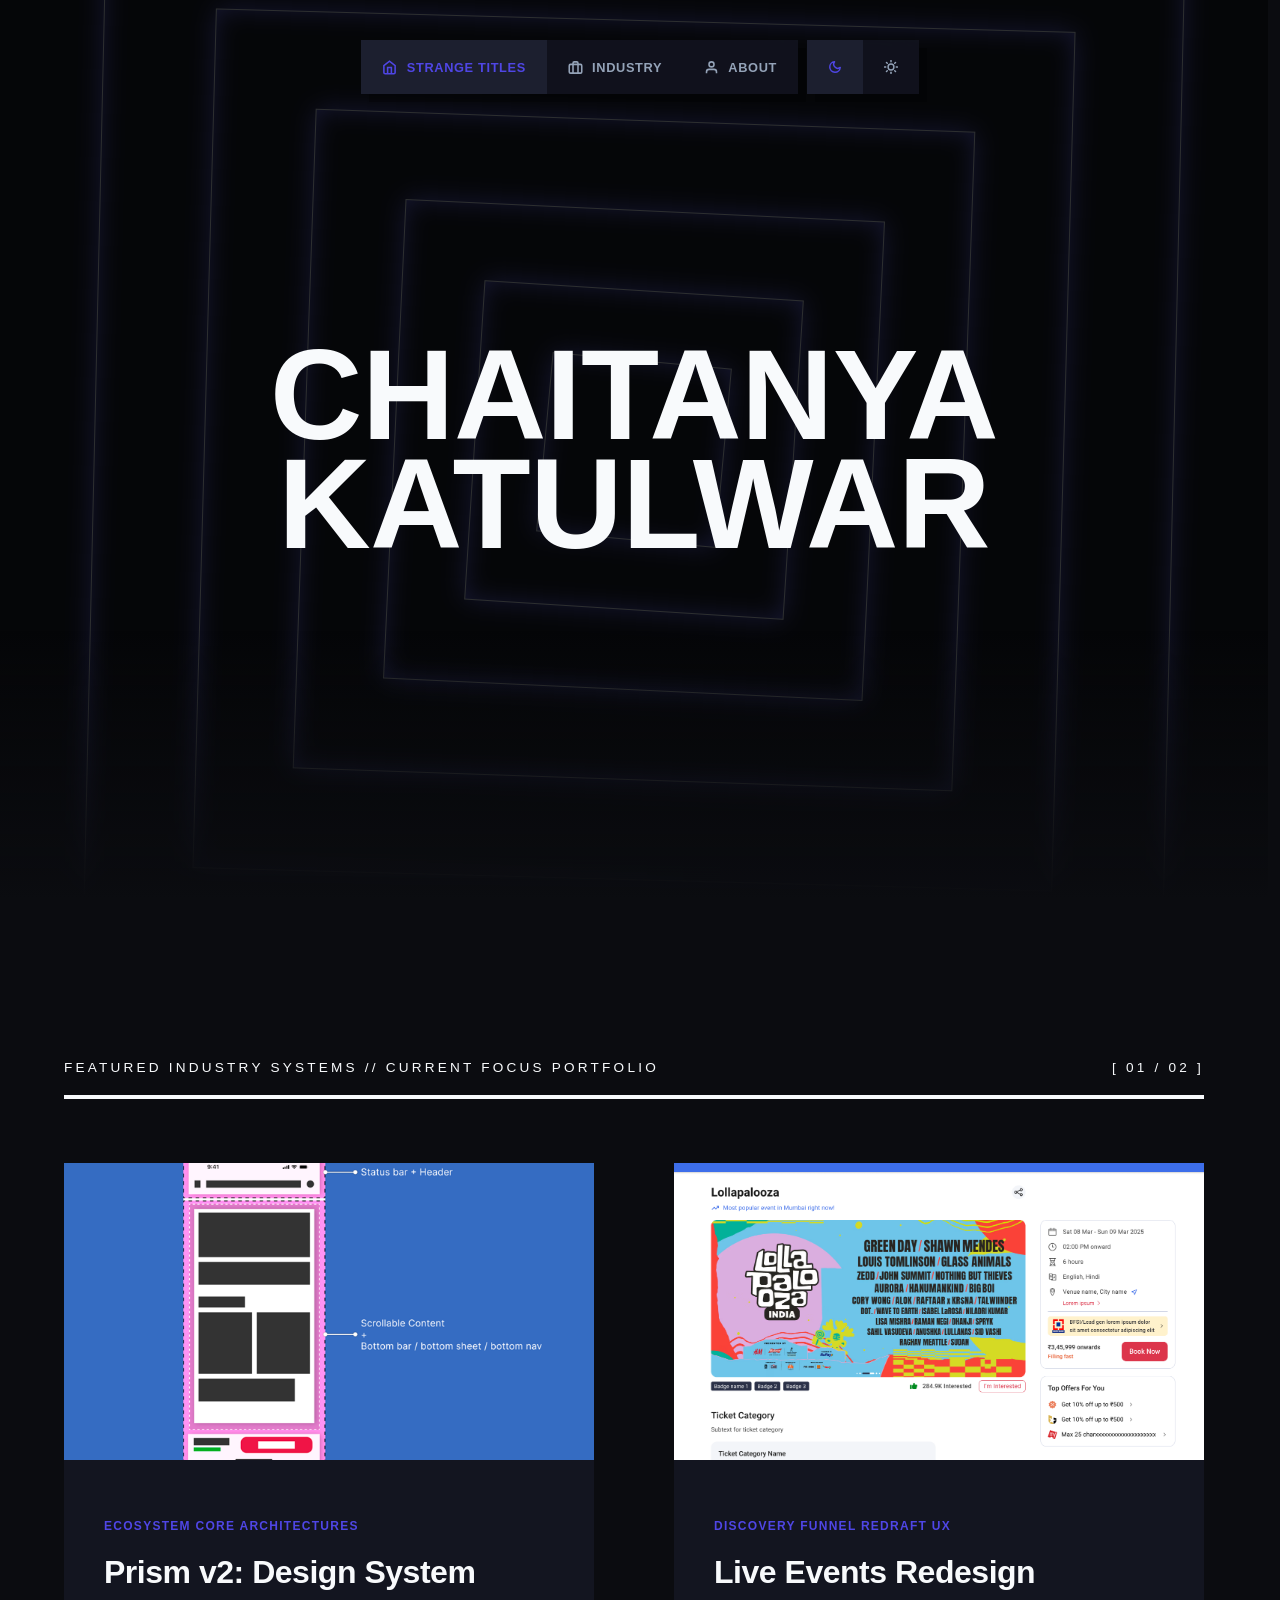
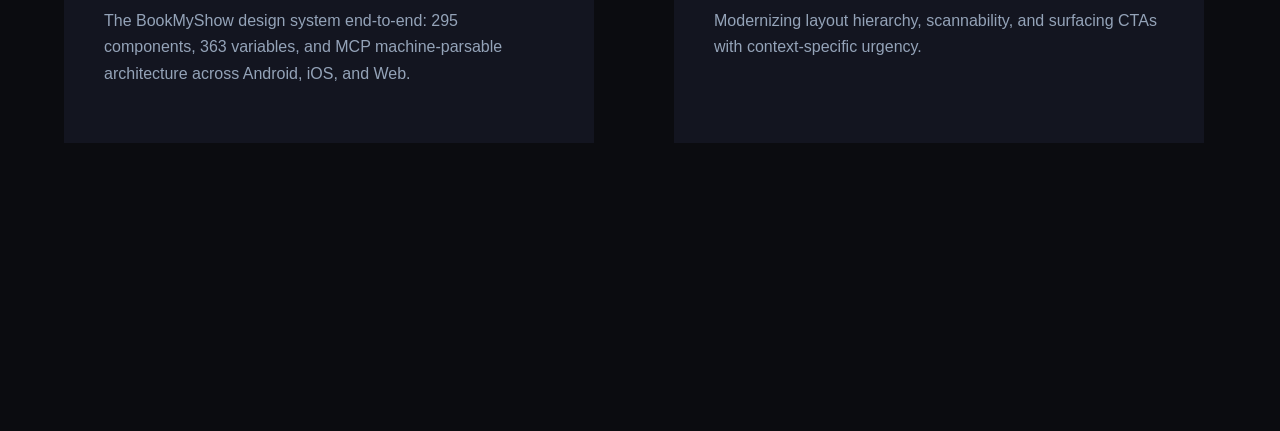
<file: index.html>
<!DOCTYPE html>
<html lang="en" data-theme="dark">
<head>
  <meta charset="UTF-8">
  <meta name="viewport" content="width=device-width, initial-scale=1.0">
  <title>Strange Titles // Chaitanya Katulwar Portfolio</title>
  <meta http-equiv="Cache-Control" content="no-cache, no-store, must-revalidate">
  <meta http-equiv="Pragma" content="no-cache">
  <meta http-equiv="Expires" content="0">
  
  <link rel="stylesheet" href="css/style.css">
  <script>
    const savedTheme = localStorage.getItem('studio-theme') || 'dark';
    document.documentElement.setAttribute('data-theme', savedTheme);
  </script>
</head>
<body>

  <div class="nav-wrapper-fixed">
    <div class="central-menu-cluster">
      <button id="home-toggle-btn" class="nav-btn active-home" onclick="switchRoute('home-route')">
        <svg viewBox="0 0 24 24" fill="none" stroke="currentColor"><path d="M3 9l9-7 9 7v11a2 2 0 0 1-2 2H5a2 2 0 0 1-2-2z"></path><polyline points="9 22 9 12 15 12 15 22"></polyline></svg>
        <span>Strange Titles</span>
      </button>
      
      <button id="nav-industry-btn" class="nav-btn" onclick="switchRoute('industry-route')">
        <svg viewBox="0 0 24 24" fill="none" stroke="currentColor"><rect x="2" y="7" width="20" height="14" rx="2" ry="2"></rect><path d="M16 21V5a2 2 0 0 0-2-2h-4a2 2 0 0 0-2 2v16"></path></svg>
        <span>Industry</span>
      </button>
      
      <button id="nav-about-btn" class="nav-btn" onclick="switchRoute('about-route')">
        <svg viewBox="0 0 24 24" fill="none" stroke="currentColor"><path d="M20 21v-2a4 4 0 0 0-4-4H8a4 4 0 0 0-4 4v2"></path><circle cx="12" cy="7" r="4"></circle></svg>
        <span>About</span>
      </button>
    </div>

    <div class="theme-toggle-zone">
      <div class="brutalist-toggle-track">
        <button class="toggle-segment-btn moon-active" onclick="setStudioTheme('dark')" aria-label="Dark Mode">
          <svg viewBox="0 0 24 24" fill="none" stroke="currentColor" stroke-linecap="round" stroke-linejoin="round"><path d="M21 12.79A9 9 0 1 1 11.21 3 7 7 0 0 0 21 12.79z"></path></svg>
        </button>
        <button class="toggle-segment-btn sun-active" onclick="setStudioTheme('light')" aria-label="Light Mode">
          <svg viewBox="0 0 24 24" fill="none" stroke="currentColor" stroke-linecap="round" stroke-linejoin="round"><circle cx="12" cy="12" r="5"></circle><line x1="12" y1="1" x2="12" y2="3"></line><line x1="12" y1="21" x2="12" y2="23"></line><line x1="4.22" y1="4.22" x2="5.64" y2="5.64"></line><line x1="18.36" y1="18.36" x2="19.78" y2="19.78"></line><line x1="1" y1="12" x2="3" y2="12"></line><line x1="21" y1="12" x2="23" y2="12"></line><line x1="4.22" y1="19.78" x2="5.64" y2="18.36"></line><line x1="18.36" y1="5.64" x2="19.78" y2="4.22"></line></svg>
        </button>
      </div>
    </div>
  </div>

  <div id="home-route" class="canvas-route active-route">
    <header class="hero-viewport-mesh">
      <div class="spiral-squares-matrix">
        <div class="nested-square-node sq-1"></div>
        <div class="nested-square-node sq-2"></div>
        <div class="nested-square-node sq-3"></div>
        <div class="nested-square-node sq-4"></div>
        <div class="nested-square-node sq-5"></div>
        <div class="nested-square-node sq-6"></div>
      </div>
      <h1 class="hero-title" id="hero-title">Chaitanya<br/>Katulwar</h1>
      <script>
        (function() {
          const params = new URLSearchParams(window.location.search);
          const mode = (params.get('mode') || params.get('title') || '').toLowerCase();
          const day = new Date().getDay(); // 0 = Sunday, 6 = Saturday
          const isWeekend = mode ? (mode === 'weekend' || mode === 'strange' || mode === 'strangetitles') : (day === 0 || day === 6);
          const heroEl = document.getElementById('hero-title');
          if (heroEl) {
            heroEl.innerHTML = isWeekend ? 'Strange<br/>Titles' : 'Chaitanya<br/>Katulwar';
          }
        })();
      </script>
    </header>

    <main class="studio-grid-canvas">
      <div class="section-label">
        <span>Featured Industry Systems // Current Focus Portfolio</span>
        <span>[ 01 / 02 ]</span>
      </div>

      <section class="featured-top-deck">
        <article class="lookbook-card" onclick="window.location.href='work-prism.html'">
          <div class="lookbook-card-media">
            <img src="assets/prism/fs-screen-structure.png" alt="Prism v2 Design System" />
          </div>
          <div class="lookbook-card-meta">
            <span class="tag-label">Ecosystem Core Architectures</span>
            <h3>Prism v2: Design System</h3>
            <p>The BookMyShow design system end-to-end: 295 components, 363 variables, and MCP machine-parsable architecture across Android, iOS, and Web.</p>
          </div>
        </article>

        <article class="lookbook-card" onclick="window.location.href='work-live-events.html'">
          <div class="lookbook-card-media">
            <img src="assets/live-events/live events page.png" alt="Live Events Redesign" />
          </div>
          <div class="lookbook-card-meta">
            <span class="tag-label">Discovery Funnel Redraft UX</span>
            <h3>Live Events Redesign</h3>
            <p>Modernizing layout hierarchy, scannability, and surfacing CTAs with context-specific urgency.</p>
          </div>
        </article>
      </section>


    </main>
  </div>

  <div id="industry-route" class="canvas-route">
    <main class="studio-grid-canvas">
      <div class="section-label"><span>Core Industry Tracks // Production UX Archives Portfolio</span></div>
      <section class="featured-top-deck">
        <div class="lookbook-card" onclick="window.location.href='work-prism.html'">
          <div class="lookbook-card-media"><img src="assets/prism/fs-screen-structure.png" alt="Prism v2 Design System" /></div>
          <div class="lookbook-card-meta"><span class="tag-label">BookMyShow</span><h3>Prism v2: Design System</h3><p>Building and managing BookMyShow's 4-layer design system with 295 components, 363 variables, and weekly release pipeline.</p></div>
        </div>
        <div class="lookbook-card" onclick="window.location.href='work-live-events.html'">
          <div class="lookbook-card-media"><img src="assets/live-events/live events page.png" alt="Live Events Redesign" /></div>
          <div class="lookbook-card-meta"><span class="tag-label">BookMyShow</span><h3>Live Events Redesign</h3><p>Modernizing layout hierarchy, scannability, and surfacing CTAs with context-specific urgency.</p></div>
        </div>
        <div class="lookbook-card" onclick="window.location.href='work-micro-interactions.html'">
          <div class="lookbook-card-media"><video autoplay="autoplay" loop="loop" muted="muted" playsinline="playsinline"><source src="assets/micro-interactions/Carousel parallax.mp4" type="video/mp4" /></video></div>
          <div class="lookbook-card-meta"><span class="tag-label">BookMyShow</span><h3>Micro Interactions</h3><p>Defining precise UI physics specs for search focus, carousels, seat selection, and navigational tooltips.</p></div>
        </div>
        <div class="lookbook-card" onclick="window.location.href='work-os-updates.html'">
          <div class="lookbook-card-media"><img src="assets/os-updates/screenshot_2025-11-08_at_1.13.24___pm.png" alt="Up to Date with OS" style="object-position: top;" /></div>
          <div class="lookbook-card-meta"><span class="tag-label">BookMyShow</span><h3>Up to Date with OS</h3><p>Designing cross-platform response specs for Android 15 edge-to-edge shifts and system gesture overrides.</p></div>
        </div>
        <div class="lookbook-card" onclick="window.location.href='work-spotify-widget.html'">
          <div class="lookbook-card-media"><img src="assets/spotify-widget/dark.png" alt="Spotify Widget Integration" /></div>
          <div class="lookbook-card-meta"><span class="tag-label">BookMyShow</span><h3>Spotify Widget Integration</h3><p>Threading brand languages into a single component with circular play indicators and sticky controls.</p></div>
        </div>
        <div class="lookbook-card" onclick="window.location.href='work-tcs.html'">
          <div class="lookbook-card-media"><img src="assets/tcs/_MG_5731.JPG" alt="TCS Airport Hospitality Portal" /></div>
          <div class="lookbook-card-meta"><span class="tag-label">TCS Interactive</span><h3>Airport Hospitality Portal</h3><p>End-to-end service blueprint and interfaces spanning supervisor dashboards and mobile agent apps.</p></div>
        </div>
      </section>
    </main>
  </div>


  <div id="about-route" class="canvas-route">
    <main class="about-workspace-canvas">
      <section class="about-structural-grid">
        <div class="about-portrait-frame">
          <img src="assets/about/IMG_20241204_113608_909.webp" alt="Chaitanya Katulwar" id="about-portrait-img" loading="eager" />
        </div>
        <div class="about-narrative">
          <h2>Chaitanya Katulwar</h2>
          <div class="about-role-tagline">// User Experience Designer</div>
          <p>Hi. I am Chaitanya, a UX Designer focused on interaction craft, scalable design systems, and bridging the gap between design vision and production engineering.</p>
          <p>As the Interaction Designer at <strong>BookMyShow</strong>, my day to day involves building and maintaining our multi-platform design system across Android, iOS, and Web, designing core consumer booking funnels, and defining motion physics and micro-interactions for millions of users.</p>
          <p>Previously at <strong>Tata Consultancy Services (TCS)</strong>, I led the end-to-end UX for an airport hospitality operations platform, designing a desktop operations portal for supervisors and a tablet application for ground agents to streamline real-time services from VIP meet-and-greet to lounge access.</p>
          <p>When I’m not refining design architectures or prototyping interactions, you’ll usually find me listening to Rock Music, watching movies, and playing story based video games.</p>

          <div class="direct-contact-grid">
            <a href="mailto:chaitanyakatulwar@gmail.com" class="contact-channel-card">
              <div class="contact-channel-left">
                <div class="contact-channel-icon">
                  <svg width="20" height="20" viewBox="0 0 24 24" fill="none" stroke="currentColor" stroke-width="2" stroke-linecap="round" stroke-linejoin="round"><rect x="2" y="4" width="20" height="16" rx="2"/><path d="m22 7-8.97 5.7a1.94 1.94 0 0 1-2.06 0L2 7"/></svg>
                </div>
                <div class="contact-channel-meta">
                  <span class="contact-channel-label">// Email</span>
                  <strong class="contact-channel-value">chaitanyakatulwar@gmail.com</strong>
                </div>
              </div>
              <svg class="contact-arrow-icon" viewBox="0 0 24 24" fill="none" stroke="currentColor" stroke-width="2.2" stroke-linecap="round" stroke-linejoin="round"><line x1="7" y1="17" x2="17" y2="7"></line><polyline points="7 7 17 7 17 17"></polyline></svg>
            </a>

            <a href="tel:+918600030547" class="contact-channel-card">
              <div class="contact-channel-left">
                <div class="contact-channel-icon">
                  <svg width="20" height="20" viewBox="0 0 24 24" fill="none" stroke="currentColor" stroke-width="2" stroke-linecap="round" stroke-linejoin="round"><path d="M22 16.92v3a2 2 0 0 1-2.18 2 19.79 19.79 0 0 1-8.63-3.07 19.5 19.5 0 0 1-6-6 19.79 19.79 0 0 1-3.07-8.67A2 2 0 0 1 4.11 2h3a2 2 0 0 1 2 1.72 12.84 12.84 0 0 0 .7 2.81 2 2 0 0 1-.45 2.11L8.09 9.91a16 16 0 0 0 6 6l1.27-1.27a2 2 0 0 1 2.11-.45 12.84 12.84 0 0 0 2.81.7A2 2 0 0 1 22 16.92z"/></svg>
                </div>
                <div class="contact-channel-meta">
                  <span class="contact-channel-label">// Mobile / WhatsApp</span>
                  <strong class="contact-channel-value">+91 8600030547</strong>
                </div>
              </div>
              <svg class="contact-arrow-icon" viewBox="0 0 24 24" fill="none" stroke="currentColor" stroke-width="2.2" stroke-linecap="round" stroke-linejoin="round"><line x1="7" y1="17" x2="17" y2="7"></line><polyline points="7 7 17 7 17 17"></polyline></svg>
            </a>

            <a href="https://www.instagram.com/chaitanyakatulwar/" target="_blank" rel="noopener noreferrer" class="contact-channel-card">
              <div class="contact-channel-left">
                <div class="contact-channel-icon">
                  <svg width="20" height="20" viewBox="0 0 24 24" fill="none" stroke="currentColor" stroke-width="2" stroke-linecap="round" stroke-linejoin="round"><rect x="2" y="2" width="20" height="20" rx="5" ry="5"/><path d="M16 11.37A4 4 0 1 1 12.63 8 4 4 0 0 1 16 11.37z"/><line x1="17.5" y1="6.5" x2="17.51" y2="6.5"/></svg>
                </div>
                <div class="contact-channel-meta">
                  <span class="contact-channel-label">// Instagram</span>
                  <strong class="contact-channel-value">@chaitanyakatulwar</strong>
                </div>
              </div>
              <svg class="contact-arrow-icon" viewBox="0 0 24 24" fill="none" stroke="currentColor" stroke-width="2.2" stroke-linecap="round" stroke-linejoin="round"><line x1="7" y1="17" x2="17" y2="7"></line><polyline points="7 7 17 7 17 17"></polyline></svg>
            </a>
          </div>
        </div>
      </section>
    </main>
  </div>

  <script>
    let lastTime = performance.now();
    let speedMultiplier = 0; 
    
    // Tuned for exact visual sync every 420 seconds (7:00 min loop)
    // Quarter-turns in 420s: [61, 42, 31, 23, 18, 15]
    // Full 360° revolutions: [15.25, 10.50, 7.75, 5.75, 4.50, 3.75]
    const baseRotationSpeeds = [
      (61 * 90) / 420, // Inner Layer: ~27.54s/rev (15.25 full rotations in 420s)
      (42 * 90) / 420, // Layer 2:      40.00s/rev (10.50 full rotations in 420s)
      (31 * 90) / 420, // Layer 3:     ~54.19s/rev ( 7.75 full rotations in 420s)
      (23 * 90) / 420, // Layer 4:     ~73.04s/rev ( 5.75 full rotations in 420s)
      (18 * 90) / 420, // Layer 5:     ~93.33s/rev ( 4.50 full rotations in 420s)
      (15 * 90) / 420  // Outer Layer: 112.00s/rev ( 3.75 full rotations in 420s)
    ];
    
    // Explicit array initialization to guarantee a clean unrotated beginning state
    const accumulatedAngles = [0, 0, 0, 0, 0, 0];

    function globalMatrixTick(currentTime) {
      const dt = (currentTime - lastTime) / 1000;
      lastTime = currentTime;

      // Smooth parametric interpolation over 4 seconds to ease into cruise momentum
      if (1 > speedMultiplier) {
        speedMultiplier += dt * 0.25; 
        if (speedMultiplier > 1) speedMultiplier = 1;
      }

      const scrolled = window.scrollY;
      const viewportHeight = window.innerHeight;

      if (viewportHeight > scrolled) {
        const title = document.querySelector('.hero-title');
        if (title) {
          title.style.transform = `translate3d(0, ${scrolled * 0.35}px, 0)`;
          title.style.opacity = Math.max(0, 1 - scrolled / 600);
        }

        const squares = document.querySelectorAll('.nested-square-node');
        squares.forEach((sq, i) => {
          const scaleFactor = (i + 1) * 0.05;
          const scrollRotationSpeed = 0.09 - (i * 0.013);
          
          // Accumulate incremental delta angles cleanly from zero
          accumulatedAngles[i] += baseRotationSpeeds[i] * dt * speedMultiplier;
          
          // Compounded scroll depth zoom + rotation vectors without absolute offsets
          sq.style.transform = `scale(${1 + scrolled * scaleFactor * 0.0025}) rotate(${accumulatedAngles[i] + scrolled * scrollRotationSpeed}deg)`;
        });
      }

      requestAnimationFrame(globalMatrixTick);
    }
    
    // Trigger runtime loop assembly
    requestAnimationFrame(globalMatrixTick);

    function switchRoute(targetViewId) {
      const routes = document.querySelectorAll('.canvas-route');
      const buttons = document.querySelectorAll('.nav-btn');
      const homeBtn = document.getElementById('home-toggle-btn');
      const indBtn = document.getElementById('nav-industry-btn');
      const aboutBtn = document.getElementById('nav-about-btn');
      
      routes.forEach(route => route.classList.remove('active-route'));
      buttons.forEach(btn => btn.classList.remove('active-nav'));
      homeBtn.classList.remove('active-home');

      const target = document.getElementById(targetViewId);
      if(target) {
        target.classList.add('active-route');
        window.scrollTo({ top: 0, behavior: 'instant' });
      }

      if (targetViewId === 'home-route') homeBtn.classList.add('active-home');
      if (targetViewId === 'industry-route' && indBtn) indBtn.classList.add('active-nav');
      if (targetViewId === 'about-route' && aboutBtn) aboutBtn.classList.add('active-nav');
    }

    function setStudioTheme(themeToken) {
      document.documentElement.setAttribute('data-theme', themeToken);
      localStorage.setItem('studio-theme', themeToken);
    }

    // Hash routing for deep links returning from case study pages
    function handleHashRoute() {
      const hash = window.location.hash;
      if (hash === '#industry') {
        switchRoute('industry-route');
      } else if (hash === '#about' || hash === '#contact') {
        switchRoute('about-route');
        if (hash === '#contact') {
          const cards = document.querySelector('.direct-contact-grid');
          if (cards) cards.scrollIntoView();
        }
      } else {
        switchRoute('home-route');
      }
    }

    window.addEventListener('load', () => {
      if (window.location.hash) {
        handleHashRoute();
      }
    });

    window.addEventListener('hashchange', handleHashRoute);
  </script>
</body>
</html>
</file>
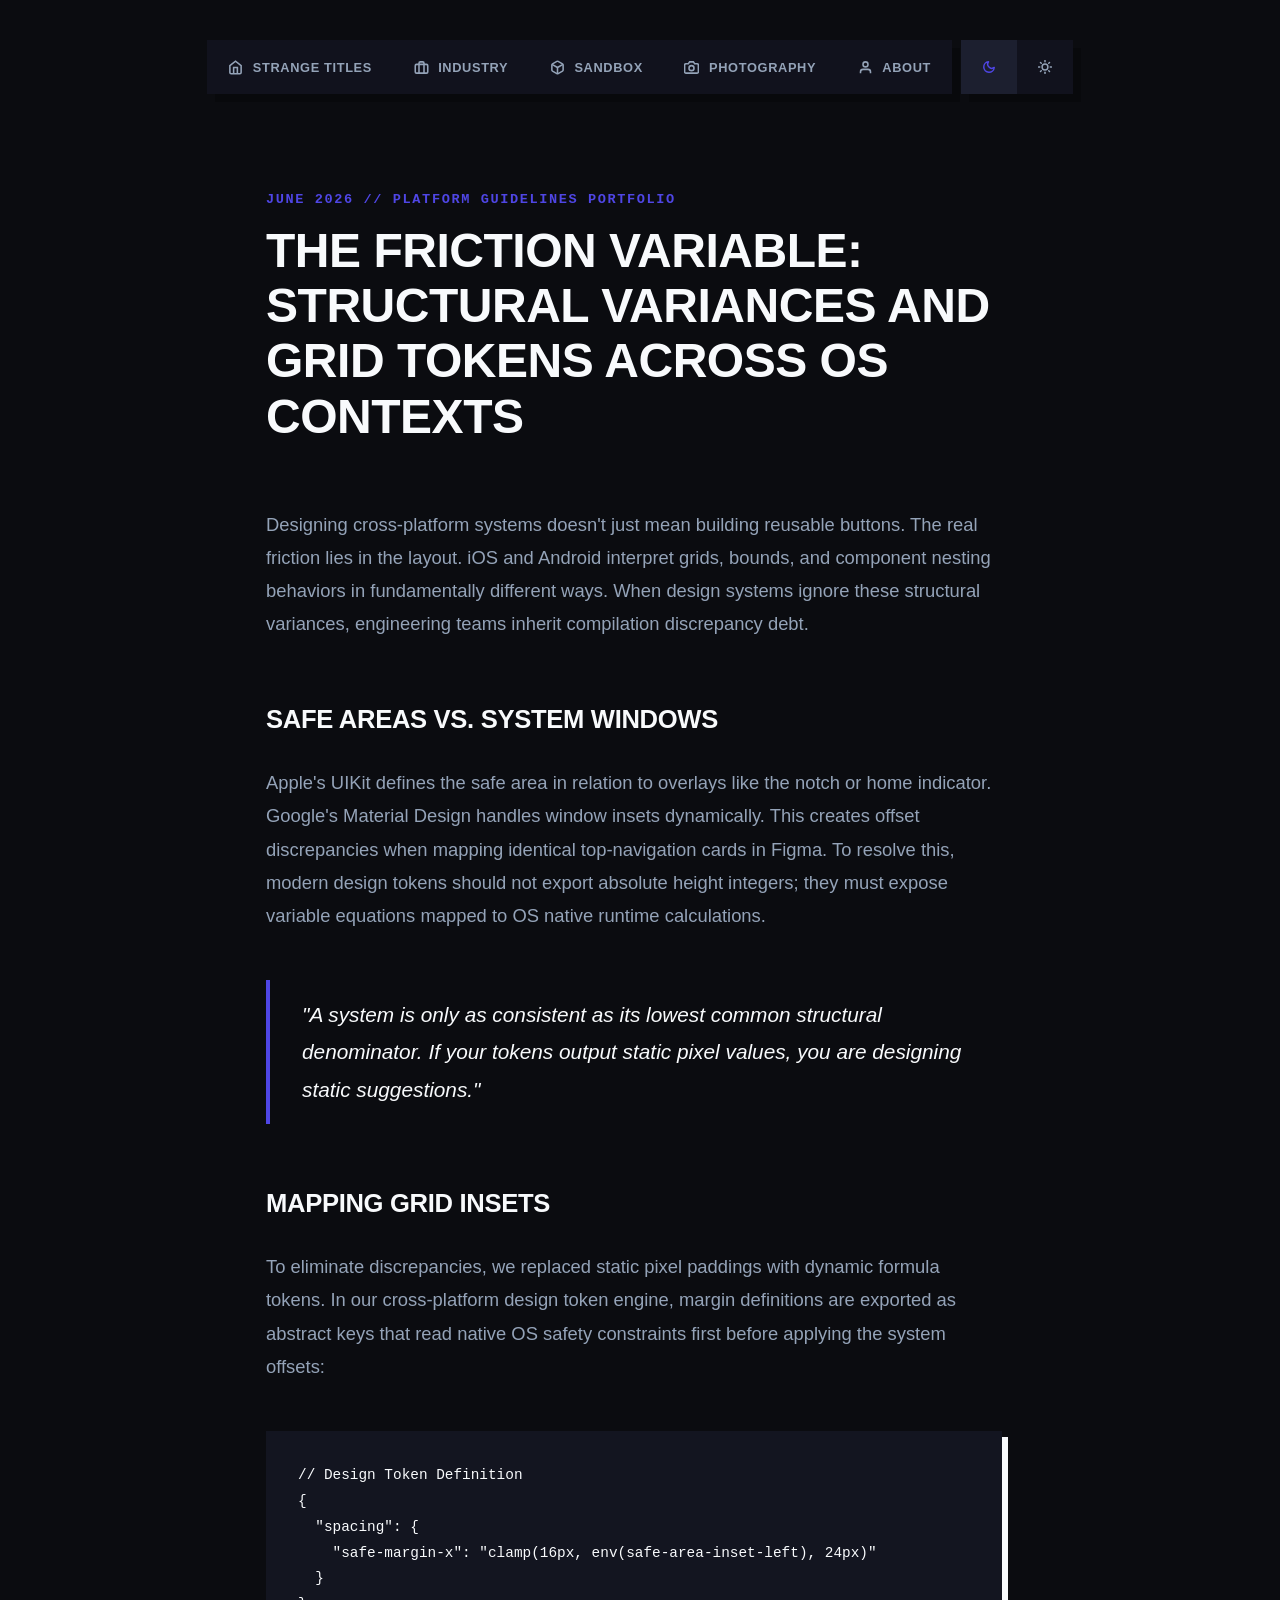
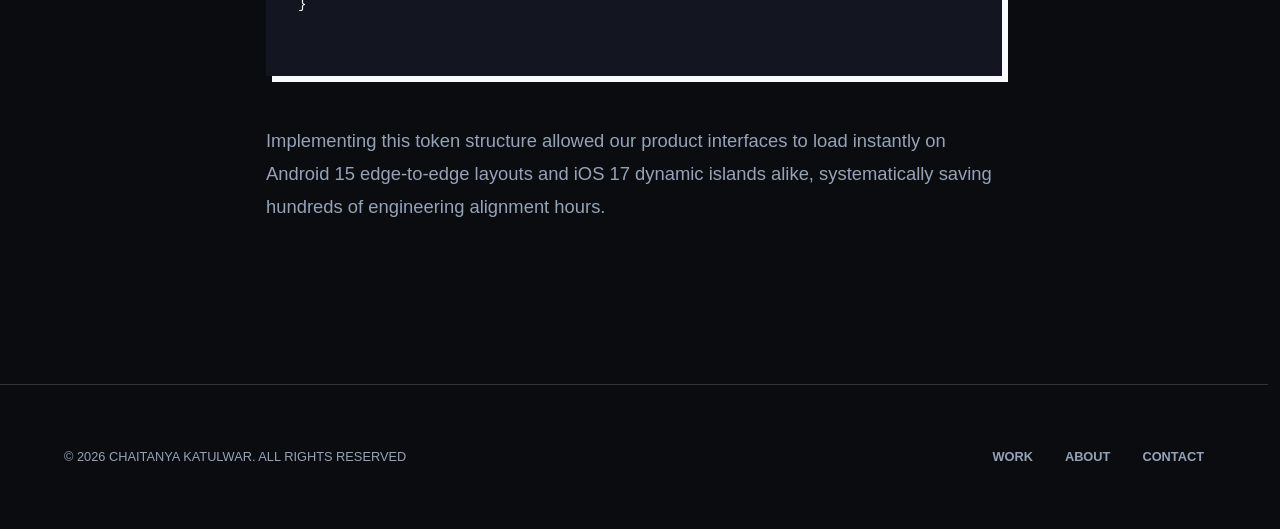
<file: blog-friction-variable.html>
<!DOCTYPE html>
<html lang="en" data-theme="dark">
<head>
  <meta charset="UTF-8">
  <meta name="viewport" content="width=device-width, initial-scale=1.0">
  <title>The Friction Variable // Chaitanya Katulwar Blog</title>
  <link rel="stylesheet" href="css/style.css">
  <link rel="stylesheet" href="css/case-study.css">
  <style>
    .blog-article-body {
      max-width: 800px;
      margin: 0 auto;
      padding: 12rem 2rem 8rem 2rem;
    }
    .blog-header {
      margin-bottom: 4rem;
    }
    .blog-meta {
      font-family: monospace;
      font-size: 0.85rem;
      color: var(--accent-primary);
      text-transform: uppercase;
      font-weight: bold;
      letter-spacing: 0.1rem;
      margin-bottom: 1rem;
      display: block;
    }
    .blog-title {
      font-size: 3rem;
      font-weight: 900;
      line-height: 1.15;
      text-transform: uppercase;
    }
    .blog-content {
      font-size: 1.15rem;
      line-height: 1.8;
      color: var(--text-muted);
    }
    .blog-content p {
      margin-bottom: 2rem;
    }
    .blog-content h2 {
      font-size: 1.6rem;
      font-weight: 800;
      color: var(--text-main);
      margin: 3.5rem 0 1.5rem 0;
      text-transform: uppercase;
      letter-spacing: -0.02rem;
    }
    .blog-content blockquote {
      border-left: 4px solid var(--accent-primary) !important;
      padding: 1rem 0 1rem 2rem;
      margin: 3rem 0;
      font-family: 'Lexend', sans-serif;
      font-style: italic;
      color: var(--text-main);
      font-size: 1.3rem;
    }
    .blog-content pre {
      background: var(--surface-panel);
      padding: 2rem;
      overflow-x: auto;
      font-family: monospace;
      font-size: 0.9rem;
      color: var(--text-main);
      margin: 3rem 0;
      box-shadow: 6px 6px 0 var(--flat-shadow);
      transition: background-color var(--studio-duration) var(--studio-easing);
    }
    @media (max-width: 768px) {
      .blog-article-body {
        padding: 5.5rem 1.25rem 4rem 1.25rem;
      }
      .blog-title {
        font-size: clamp(1.8rem, 8vw, 2.5rem);
      }
      .blog-header {
        margin-bottom: 2.5rem;
      }
      .blog-content {
        font-size: 1rem;
      }
      .blog-content pre {
        padding: 1.25rem;
        margin: 2rem 0;
      }
      .blog-content blockquote {
        font-size: 1.1rem;
        padding: 0.75rem 0 0.75rem 1.25rem;
        margin: 2rem 0;
      }
    }
  </style>
  <script>
    const savedTheme = localStorage.getItem('studio-theme') || 'dark';
    document.documentElement.setAttribute('data-theme', savedTheme);
  </script>
</head>
<body>

  <!-- Navigation -->
  <div class="nav-wrapper-fixed">
    <div class="central-menu-cluster">
      <a href="index.html" class="nav-btn">
        <svg viewBox="0 0 24 24" fill="none" stroke="currentColor"><path d="M3 9l9-7 9 7v11a2 2 0 0 1-2 2H5a2 2 0 0 1-2-2z"></path><polyline points="9 22 9 12 15 12 15 22"></polyline></svg>
        <span>Strange Titles</span>
      </a>
      <a href="index.html#industry" class="nav-btn">
        <svg viewBox="0 0 24 24" fill="none" stroke="currentColor"><rect x="2" y="7" width="20" height="14" rx="2" ry="2"></rect><path d="M16 21V5a2 2 0 0 0-2-2h-4a2 2 0 0 0-2 2v16"></path></svg>
        <span>Industry</span>
      </a>
      <a href="index.html#sandbox" class="nav-btn">
        <svg viewBox="0 0 24 24" fill="none" stroke="currentColor"><path d="M21 16V8a2 2 0 0 0-1-1.73l-7-4a2 2 0 0 0-2 0l-7 4A2 2 0 0 0 3 8v8a2 2 0 0 0 1 1.73l7 4a2 2 0 0 0 2 0l7-4A2 2 0 0 0 21 16z"></path><polyline points="3.27 6.96 12 12.01 20.73 6.96"></polyline><line x1="12" y1="22.08" x2="12" y2="12"></line></svg>
        <span>Sandbox</span>
      </a>
      <a href="index.html#photography" class="nav-btn">
        <svg viewBox="0 0 24 24" fill="none" stroke="currentColor"><path d="M23 19a2 2 0 0 1-2 2H3a2 2 0 0 1-2-2V8a2 2 0 0 1 2-2h4l2-3h6l2 3h4a2 2 0 0 1 2 2z"></path><circle cx="12" cy="13" r="4"></circle></svg>
        <span>Photography</span>
      </a>
      <a href="index.html#about" class="nav-btn">
        <svg viewBox="0 0 24 24" fill="none" stroke="currentColor"><path d="M20 21v-2a4 4 0 0 0-4-4H8a4 4 0 0 0-4 4v2"></path><circle cx="12" cy="7" r="4"></circle></svg>
        <span>About</span>
      </a>
    </div>

    <div class="theme-toggle-zone">
      <div class="brutalist-toggle-track">
        <button class="toggle-segment-btn moon-active" onclick="setStudioTheme('dark')" aria-label="Dark Mode">
          <svg viewBox="0 0 24 24" fill="none" stroke="currentColor" stroke-linecap="round" stroke-linejoin="round"><path d="M21 12.79A9 9 0 1 1 11.21 3 7 7 0 0 0 21 12.79z"></path></svg>
        </button>
        <button class="toggle-segment-btn sun-active" onclick="setStudioTheme('light')" aria-label="Light Mode">
          <svg viewBox="0 0 24 24" fill="none" stroke="currentColor" stroke-linecap="round" stroke-linejoin="round"><circle cx="12" cy="12" r="5"></circle><line x1="12" y1="1" x2="12" y2="3"></line><line x1="12" y1="21" x2="12" y2="23"></line><line x1="4.22" y1="4.22" x2="5.64" y2="5.64"></line><line x1="18.36" y1="18.36" x2="19.78" y2="19.78"></line><line x1="1" y1="12" x2="3" y2="12"></line><line x1="21" y1="12" x2="23" y2="12"></line><line x1="4.22" y1="19.78" x2="5.64" y2="18.36"></line><line x1="18.36" y1="5.64" x2="19.78" y2="4.22"></line></svg>
        </button>
      </div>
    </div>
  </div>

  <!-- Blog Article Container -->
  <article class="blog-article-body">
    <header class="blog-header">
      <span class="blog-meta">June 2026 // Platform Guidelines Portfolio</span>
      <h1 class="blog-title">The Friction Variable: Structural Variances and Grid Tokens Across OS Contexts</h1>
    </header>
    
    <div class="blog-content">
      <p>Designing cross-platform systems doesn't just mean building reusable buttons. The real friction lies in the layout. iOS and Android interpret grids, bounds, and component nesting behaviors in fundamentally different ways. When design systems ignore these structural variances, engineering teams inherit compilation discrepancy debt.</p>
      
      <h2>Safe Areas vs. System Windows</h2>
      <p>Apple's UIKit defines the safe area in relation to overlays like the notch or home indicator. Google's Material Design handles window insets dynamically. This creates offset discrepancies when mapping identical top-navigation cards in Figma. To resolve this, modern design tokens should not export absolute height integers; they must expose variable equations mapped to OS native runtime calculations.</p>
      
      <blockquote>
        "A system is only as consistent as its lowest common structural denominator. If your tokens output static pixel values, you are designing static suggestions."
      </blockquote>
      
      <h2>Mapping Grid Insets</h2>
      <p>To eliminate discrepancies, we replaced static pixel paddings with dynamic formula tokens. In our cross-platform design token engine, margin definitions are exported as abstract keys that read native OS safety constraints first before applying the system offsets:</p>
      
      <pre>
// Design Token Definition
{
  "spacing": {
    "safe-margin-x": "clamp(16px, env(safe-area-inset-left), 24px)"
  }
}
      </pre>

      <p>Implementing this token structure allowed our product interfaces to load instantly on Android 15 edge-to-edge layouts and iOS 17 dynamic islands alike, systematically saving hundreds of engineering alignment hours.</p>
    </div>
  </article>

  <!-- Footer -->
  <footer class="cs-footer">
    <span>© 2026 CHAITANYA KATULWAR. ALL RIGHTS RESERVED</span>
    <div class="cs-footer-links">
      <a href="index.html">Work</a>
      <a href="index.html#about">About</a>
      <a href="mailto:chaitanyakatulwar@gmail.com">Contact</a>
    </div>
  </footer>

  <script>
    function setStudioTheme(themeToken) {
      document.documentElement.setAttribute('data-theme', themeToken);
      localStorage.setItem('studio-theme', themeToken);
    }
  </script>
</body>
</html>
</file>
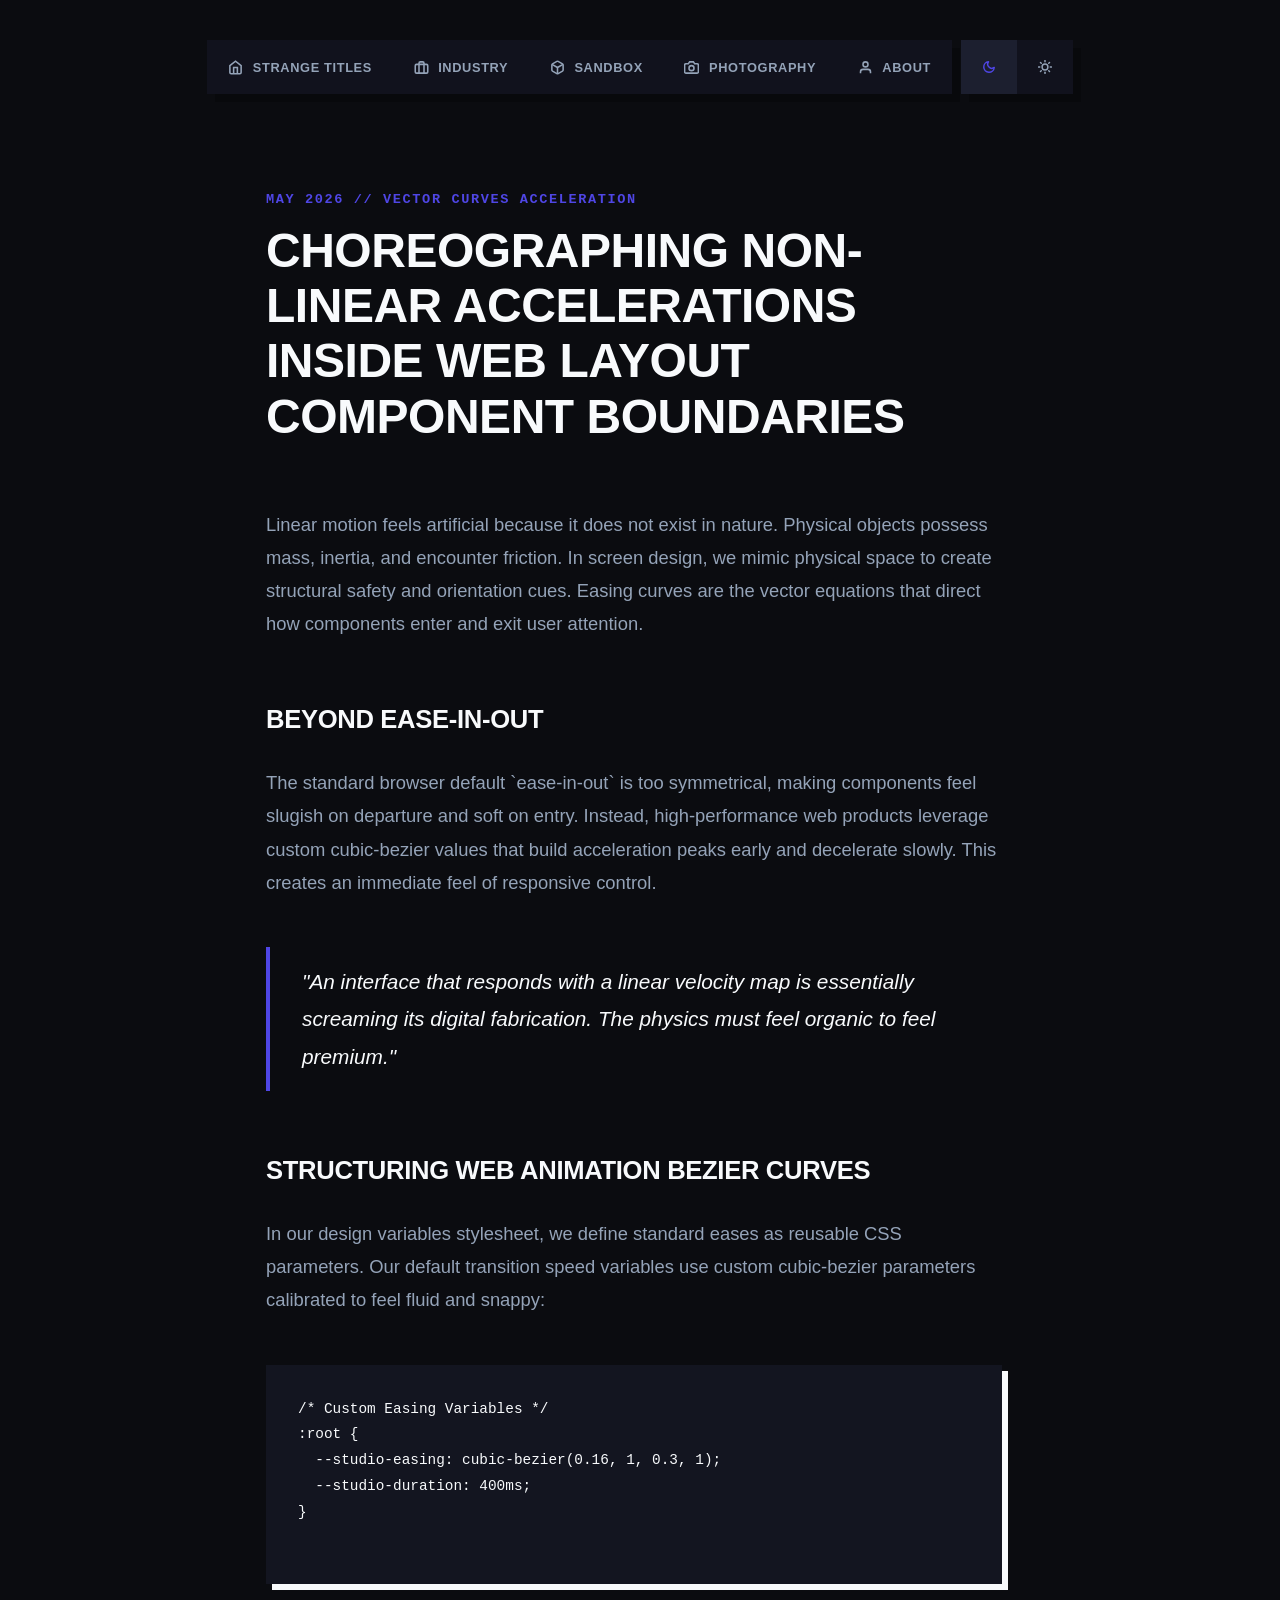
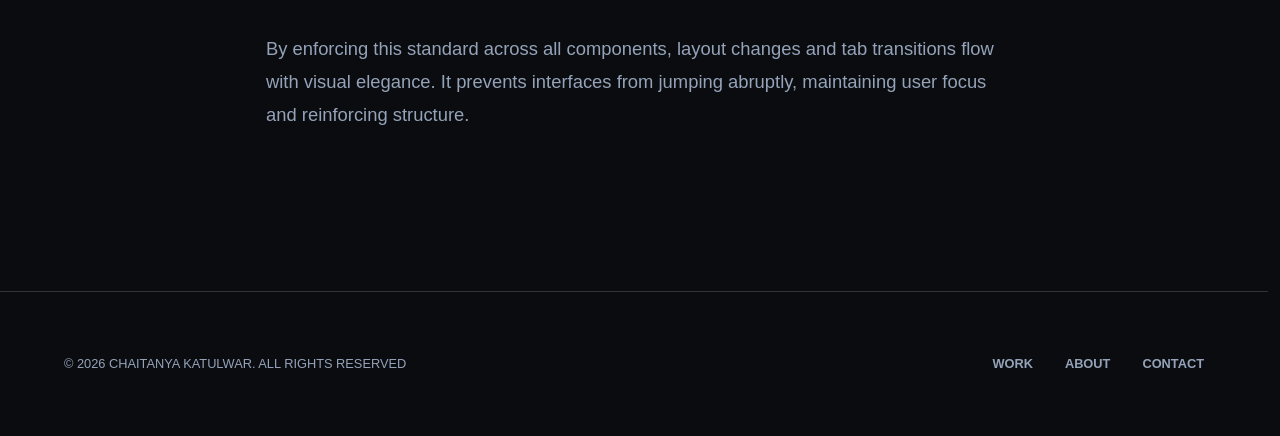
<file: blog-vector-curves.html>
<!DOCTYPE html>
<html lang="en" data-theme="dark">
<head>
  <meta charset="UTF-8">
  <meta name="viewport" content="width=device-width, initial-scale=1.0">
  <title>Vector Curves Acceleration // Chaitanya Katulwar Blog</title>
  <link rel="stylesheet" href="css/style.css">
  <link rel="stylesheet" href="css/case-study.css">
  <style>
    .blog-article-body {
      max-width: 800px;
      margin: 0 auto;
      padding: 12rem 2rem 8rem 2rem;
    }
    .blog-header {
      margin-bottom: 4rem;
    }
    .blog-meta {
      font-family: monospace;
      font-size: 0.85rem;
      color: var(--accent-primary);
      text-transform: uppercase;
      font-weight: bold;
      letter-spacing: 0.1rem;
      margin-bottom: 1rem;
      display: block;
    }
    .blog-title {
      font-size: 3rem;
      font-weight: 900;
      line-height: 1.15;
      text-transform: uppercase;
    }
    .blog-content {
      font-size: 1.15rem;
      line-height: 1.8;
      color: var(--text-muted);
    }
    .blog-content p {
      margin-bottom: 2rem;
    }
    .blog-content h2 {
      font-size: 1.6rem;
      font-weight: 800;
      color: var(--text-main);
      margin: 3.5rem 0 1.5rem 0;
      text-transform: uppercase;
      letter-spacing: -0.02rem;
    }
    .blog-content blockquote {
      border-left: 4px solid var(--accent-primary) !important;
      padding: 1rem 0 1rem 2rem;
      margin: 3rem 0;
      font-family: 'Lexend', sans-serif;
      font-style: italic;
      color: var(--text-main);
      font-size: 1.3rem;
    }
    .blog-content pre {
      background: var(--surface-panel);
      padding: 2rem;
      overflow-x: auto;
      font-family: monospace;
      font-size: 0.9rem;
      color: var(--text-main);
      margin: 3rem 0;
      box-shadow: 6px 6px 0 var(--flat-shadow);
      transition: background-color var(--studio-duration) var(--studio-easing);
    }
    @media (max-width: 768px) {
      .blog-article-body {
        padding: 5.5rem 1.25rem 4rem 1.25rem;
      }
      .blog-title {
        font-size: clamp(1.8rem, 8vw, 2.5rem);
      }
      .blog-header {
        margin-bottom: 2.5rem;
      }
      .blog-content {
        font-size: 1rem;
      }
      .blog-content pre {
        padding: 1.25rem;
        margin: 2rem 0;
      }
      .blog-content blockquote {
        font-size: 1.1rem;
        padding: 0.75rem 0 0.75rem 1.25rem;
        margin: 2rem 0;
      }
    }
  </style>
  <script>
    const savedTheme = localStorage.getItem('studio-theme') || 'dark';
    document.documentElement.setAttribute('data-theme', savedTheme);
  </script>
</head>
<body>

  <!-- Navigation -->
  <div class="nav-wrapper-fixed">
    <div class="central-menu-cluster">
      <a href="index.html" class="nav-btn">
        <svg viewBox="0 0 24 24" fill="none" stroke="currentColor"><path d="M3 9l9-7 9 7v11a2 2 0 0 1-2 2H5a2 2 0 0 1-2-2z"></path><polyline points="9 22 9 12 15 12 15 22"></polyline></svg>
        <span>Strange Titles</span>
      </a>
      <a href="index.html#industry" class="nav-btn">
        <svg viewBox="0 0 24 24" fill="none" stroke="currentColor"><rect x="2" y="7" width="20" height="14" rx="2" ry="2"></rect><path d="M16 21V5a2 2 0 0 0-2-2h-4a2 2 0 0 0-2 2v16"></path></svg>
        <span>Industry</span>
      </a>
      <a href="index.html#sandbox" class="nav-btn">
        <svg viewBox="0 0 24 24" fill="none" stroke="currentColor"><path d="M21 16V8a2 2 0 0 0-1-1.73l-7-4a2 2 0 0 0-2 0l-7 4A2 2 0 0 0 3 8v8a2 2 0 0 0 1 1.73l7 4a2 2 0 0 0 2 0l7-4A2 2 0 0 0 21 16z"></path><polyline points="3.27 6.96 12 12.01 20.73 6.96"></polyline><line x1="12" y1="22.08" x2="12" y2="12"></line></svg>
        <span>Sandbox</span>
      </a>
      <a href="index.html#photography" class="nav-btn">
        <svg viewBox="0 0 24 24" fill="none" stroke="currentColor"><path d="M23 19a2 2 0 0 1-2 2H3a2 2 0 0 1-2-2V8a2 2 0 0 1 2-2h4l2-3h6l2 3h4a2 2 0 0 1 2 2z"></path><circle cx="12" cy="13" r="4"></circle></svg>
        <span>Photography</span>
      </a>
      <a href="index.html#about" class="nav-btn">
        <svg viewBox="0 0 24 24" fill="none" stroke="currentColor"><path d="M20 21v-2a4 4 0 0 0-4-4H8a4 4 0 0 0-4 4v2"></path><circle cx="12" cy="7" r="4"></circle></svg>
        <span>About</span>
      </a>
    </div>

    <div class="theme-toggle-zone">
      <div class="brutalist-toggle-track">
        <button class="toggle-segment-btn moon-active" onclick="setStudioTheme('dark')" aria-label="Dark Mode">
          <svg viewBox="0 0 24 24" fill="none" stroke="currentColor" stroke-linecap="round" stroke-linejoin="round"><path d="M21 12.79A9 9 0 1 1 11.21 3 7 7 0 0 0 21 12.79z"></path></svg>
        </button>
        <button class="toggle-segment-btn sun-active" onclick="setStudioTheme('light')" aria-label="Light Mode">
          <svg viewBox="0 0 24 24" fill="none" stroke="currentColor" stroke-linecap="round" stroke-linejoin="round"><circle cx="12" cy="12" r="5"></circle><line x1="12" y1="1" x2="12" y2="3"></line><line x1="12" y1="21" x2="12" y2="23"></line><line x1="4.22" y1="4.22" x2="5.64" y2="5.64"></line><line x1="18.36" y1="18.36" x2="19.78" y2="19.78"></line><line x1="1" y1="12" x2="3" y2="12"></line><line x1="21" y1="12" x2="23" y2="12"></line><line x1="4.22" y1="19.78" x2="5.64" y2="18.36"></line><line x1="18.36" y1="5.64" x2="19.78" y2="4.22"></line></svg>
        </button>
      </div>
    </div>
  </div>

  <!-- Blog Article Container -->
  <article class="blog-article-body">
    <header class="blog-header">
      <span class="blog-meta">May 2026 // Vector Curves Acceleration</span>
      <h1 class="blog-title">Choreographing Non-Linear Accelerations Inside Web Layout Component Boundaries</h1>
    </header>
    
    <div class="blog-content">
      <p>Linear motion feels artificial because it does not exist in nature. Physical objects possess mass, inertia, and encounter friction. In screen design, we mimic physical space to create structural safety and orientation cues. Easing curves are the vector equations that direct how components enter and exit user attention.</p>
      
      <h2>Beyond Ease-In-Out</h2>
      <p>The standard browser default `ease-in-out` is too symmetrical, making components feel slugish on departure and soft on entry. Instead, high-performance web products leverage custom cubic-bezier values that build acceleration peaks early and decelerate slowly. This creates an immediate feel of responsive control.</p>
      
      <blockquote>
        "An interface that responds with a linear velocity map is essentially screaming its digital fabrication. The physics must feel organic to feel premium."
      </blockquote>
      
      <h2>Structuring Web Animation Bezier Curves</h2>
      <p>In our design variables stylesheet, we define standard eases as reusable CSS parameters. Our default transition speed variables use custom cubic-bezier parameters calibrated to feel fluid and snappy:</p>
      
      <pre>
/* Custom Easing Variables */
:root {
  --studio-easing: cubic-bezier(0.16, 1, 0.3, 1);
  --studio-duration: 400ms;
}
      </pre>

      <p>By enforcing this standard across all components, layout changes and tab transitions flow with visual elegance. It prevents interfaces from jumping abruptly, maintaining user focus and reinforcing structure.</p>
    </div>
  </article>

  <!-- Footer -->
  <footer class="cs-footer">
    <span>© 2026 CHAITANYA KATULWAR. ALL RIGHTS RESERVED</span>
    <div class="cs-footer-links">
      <a href="index.html">Work</a>
      <a href="index.html#about">About</a>
      <a href="mailto:chaitanyakatulwar@gmail.com">Contact</a>
    </div>
  </footer>

  <script>
    function setStudioTheme(themeToken) {
      document.documentElement.setAttribute('data-theme', themeToken);
      localStorage.setItem('studio-theme', themeToken);
    }
  </script>
</body>
</html>
</file>
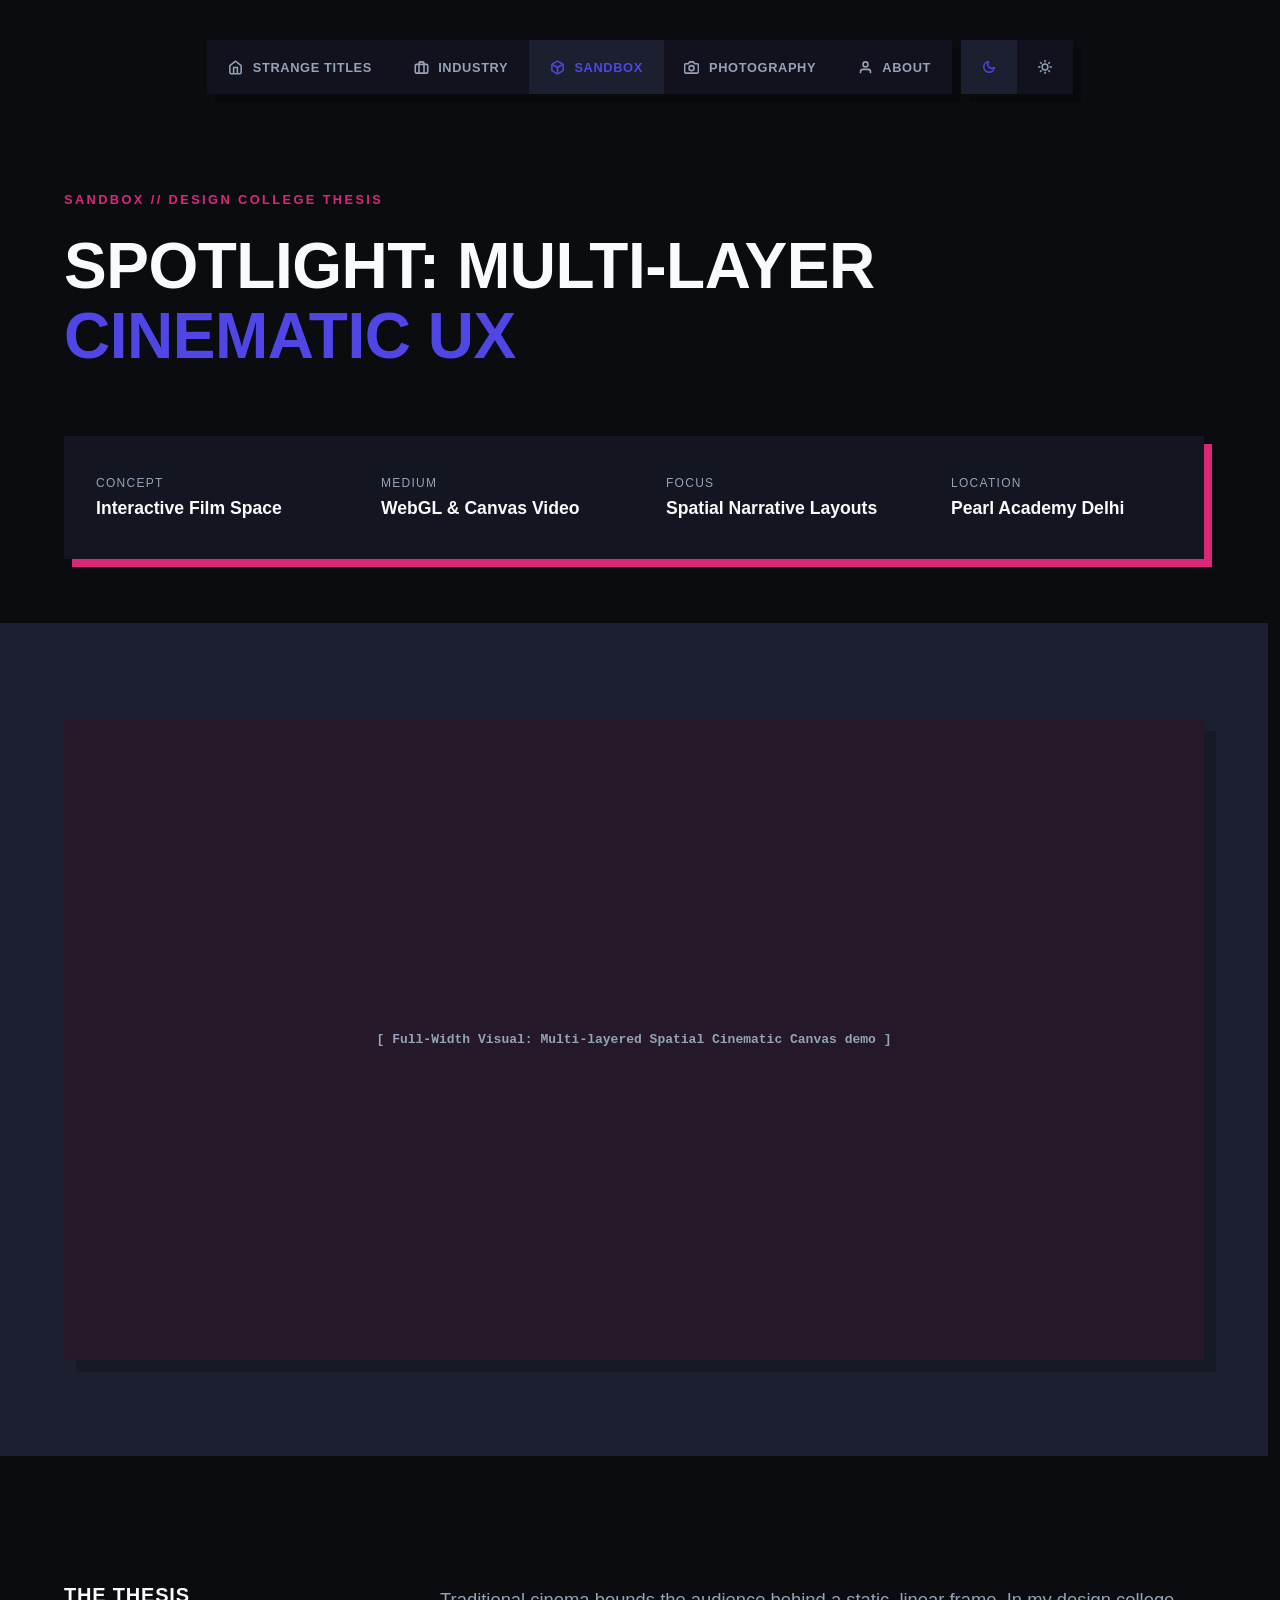
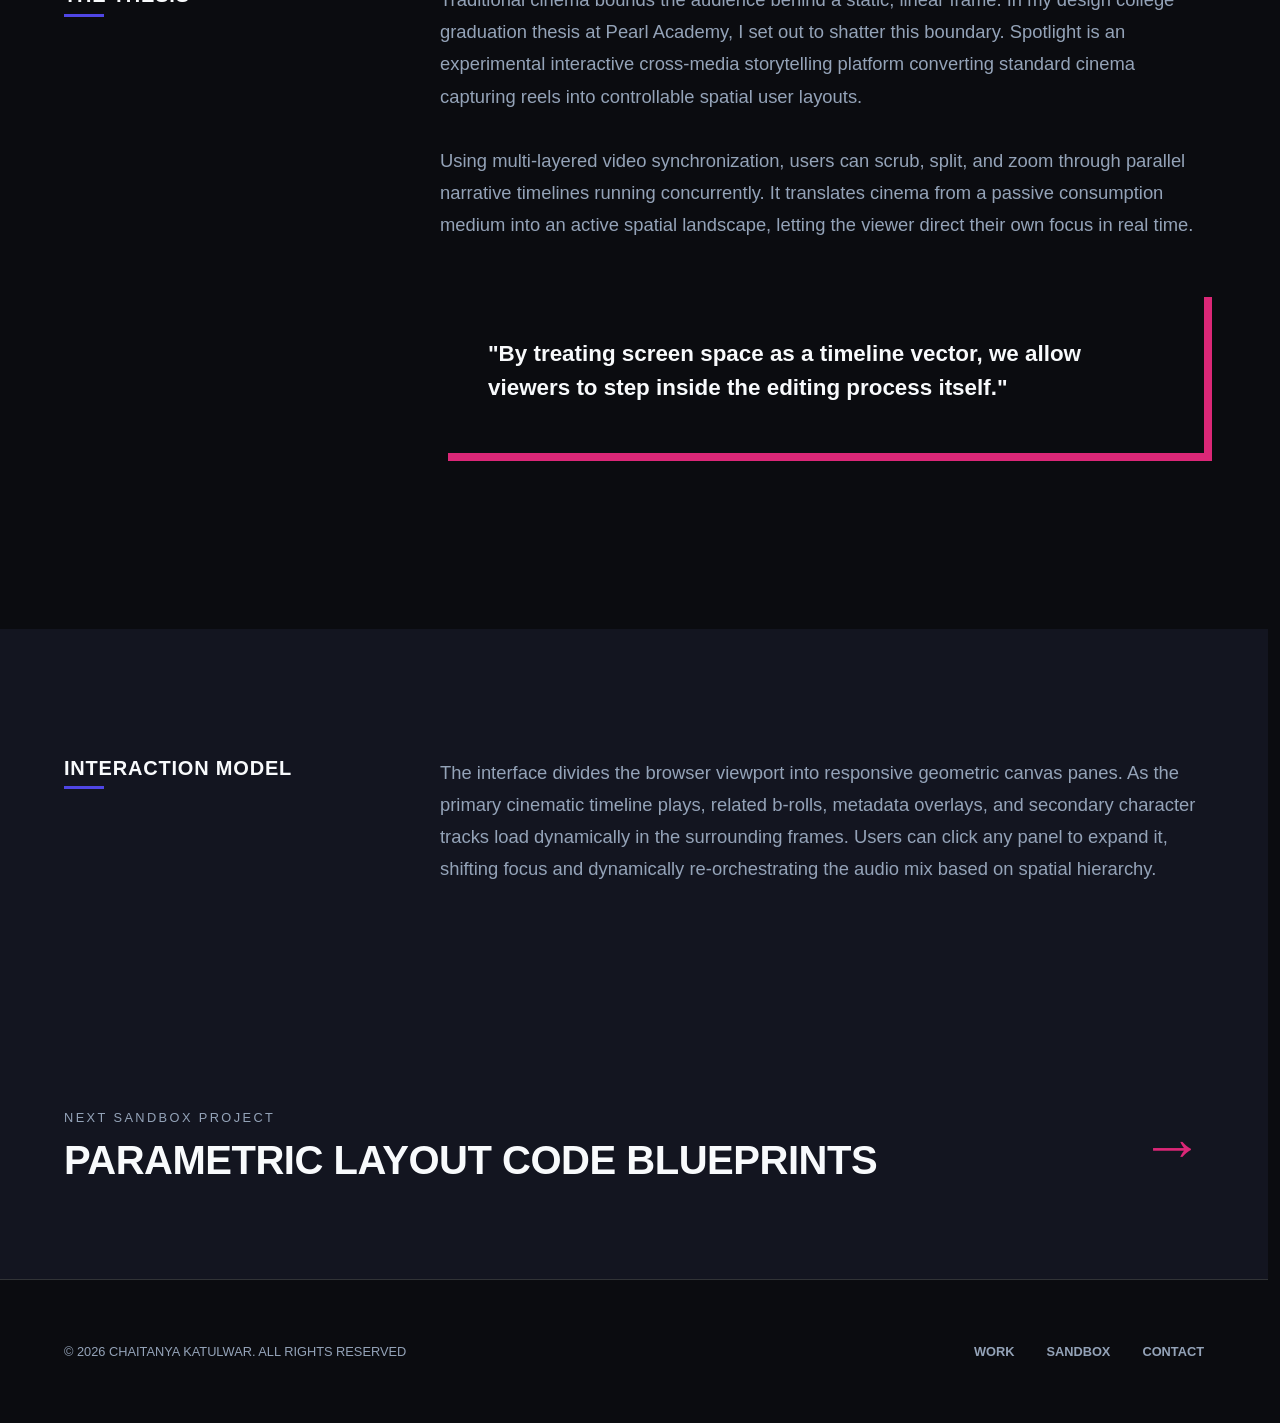
<file: play-cinematic-ux.html>
<!DOCTYPE html>
<html lang="en" data-theme="dark">
<head>
  <meta charset="UTF-8">
  <meta name="viewport" content="width=device-width, initial-scale=1.0">
  <title>Spotlight: Cinematic UX // Chaitanya Katulwar Sandbox</title>
  <link rel="stylesheet" href="css/style.css">
  <link rel="stylesheet" href="css/case-study.css">
  <script>
    const savedTheme = localStorage.getItem('studio-theme') || 'dark';
    document.documentElement.setAttribute('data-theme', savedTheme);
  </script>
</head>
<body>

  <!-- Navigation -->
  <div class="nav-wrapper-fixed">
    <div class="central-menu-cluster">
      <a href="index.html" class="nav-btn">
        <svg viewBox="0 0 24 24" fill="none" stroke="currentColor"><path d="M3 9l9-7 9 7v11a2 2 0 0 1-2 2H5a2 2 0 0 1-2-2z"></path><polyline points="9 22 9 12 15 12 15 22"></polyline></svg>
        <span>Strange Titles</span>
      </a>
      
      <a href="index.html#industry" class="nav-btn">
        <svg viewBox="0 0 24 24" fill="none" stroke="currentColor"><rect x="2" y="7" width="20" height="14" rx="2" ry="2"></rect><path d="M16 21V5a2 2 0 0 0-2-2h-4a2 2 0 0 0-2 2v16"></path></svg>
        <span>Industry</span>
      </a>
      
      <a href="index.html#sandbox" class="nav-btn active-home">
        <svg viewBox="0 0 24 24" fill="none" stroke="currentColor"><path d="M21 16V8a2 2 0 0 0-1-1.73l-7-4a2 2 0 0 0-2 0l-7 4A2 2 0 0 0 3 8v8a2 2 0 0 0 1 1.73l7 4a2 2 0 0 0 2 0l7-4A2 2 0 0 0 21 16z"></path><polyline points="3.27 6.96 12 12.01 20.73 6.96"></polyline><line x1="12" y1="22.08" x2="12" y2="12"></line></svg>
        <span>Sandbox</span>
      </a>
      
      <a href="index.html#photography" class="nav-btn">
        <svg viewBox="0 0 24 24" fill="none" stroke="currentColor"><path d="M23 19a2 2 0 0 1-2 2H3a2 2 0 0 1-2-2V8a2 2 0 0 1 2-2h4l2-3h6l2 3h4a2 2 0 0 1 2 2z"></path><circle cx="12" cy="13" r="4"></circle></svg>
        <span>Photography</span>
      </a>
      
      <a href="index.html#about" class="nav-btn">
        <svg viewBox="0 0 24 24" fill="none" stroke="currentColor"><path d="M20 21v-2a4 4 0 0 0-4-4H8a4 4 0 0 0-4 4v2"></path><circle cx="12" cy="7" r="4"></circle></svg>
        <span>About</span>
      </a>
    </div>

    <div class="theme-toggle-zone">
      <div class="brutalist-toggle-track">
        <button class="toggle-segment-btn moon-active" onclick="setStudioTheme('dark')" aria-label="Dark Mode">
          <svg viewBox="0 0 24 24" fill="none" stroke="currentColor" stroke-linecap="round" stroke-linejoin="round"><path d="M21 12.79A9 9 0 1 1 11.21 3 7 7 0 0 0 21 12.79z"></path></svg>
        </button>
        <button class="toggle-segment-btn sun-active" onclick="setStudioTheme('light')" aria-label="Light Mode">
          <svg viewBox="0 0 24 24" fill="none" stroke="currentColor" stroke-linecap="round" stroke-linejoin="round"><circle cx="12" cy="12" r="5"></circle><line x1="12" y1="1" x2="12" y2="3"></line><line x1="12" y1="21" x2="12" y2="23"></line><line x1="4.22" y1="4.22" x2="5.64" y2="5.64"></line><line x1="18.36" y1="18.36" x2="19.78" y2="19.78"></line><line x1="1" y1="12" x2="3" y2="12"></line><line x1="21" y1="12" x2="23" y2="12"></line><line x1="4.22" y1="19.78" x2="5.64" y2="18.36"></line><line x1="18.36" y1="5.64" x2="19.78" y2="4.22"></line></svg>
        </button>
      </div>
    </div>
  </div>

  <!-- Hero Billboard -->
  <header class="cs-hero">
    <div class="cs-hero-tagline" style="color: var(--accent-sandbox);">Sandbox // Design College Thesis</div>
    <h1 class="cs-hero-title">Spotlight: Multi-Layer <span>Cinematic UX</span></h1>
    
    <div class="cs-meta-grid" style="box-shadow: 8px 8px 0 var(--accent-sandbox);">
      <div class="cs-meta-cell">
        <span class="cs-meta-label">Concept</span>
        <span class="cs-meta-value">Interactive Film Space</span>
      </div>
      <div class="cs-meta-cell">
        <span class="cs-meta-label">Medium</span>
        <span class="cs-meta-value">WebGL & Canvas Video</span>
      </div>
      <div class="cs-meta-cell">
        <span class="cs-meta-label">Focus</span>
        <span class="cs-meta-value">Spatial Narrative Layouts</span>
      </div>
      <div class="cs-meta-cell">
        <span class="cs-meta-label">Location</span>
        <span class="cs-meta-value">Pearl Academy Delhi</span>
      </div>
    </div>
  </header>

  <!-- Cover Image -->
  <section class="cs-cover-image">
    <div class="cs-cover-container" style="background: #251829;">
      <span class="cs-cover-placeholder">[ Full-Width Visual: Multi-layered Spatial Cinematic Canvas demo ]</span>
    </div>
  </section>

  <!-- Overview -->
  <section class="cs-section bg-main">
    <div class="cs-container">
      <div class="cs-split-2">
        <h2 class="cs-split-title">The Thesis</h2>
        <div class="cs-split-content">
          <p>Traditional cinema bounds the audience behind a static, linear frame. In my design college graduation thesis at Pearl Academy, I set out to shatter this boundary. Spotlight is an experimental interactive cross-media storytelling platform converting standard cinema capturing reels into controllable spatial user layouts.</p>
          <p>Using multi-layered video synchronization, users can scrub, split, and zoom through parallel narrative timelines running concurrently. It translates cinema from a passive consumption medium into an active spatial landscape, letting the viewer direct their own focus in real time.</p>
          <div class="cs-quote-box" style="box-shadow: 8px 8px 0 var(--accent-sandbox);">
            "By treating screen space as a timeline vector, we allow viewers to step inside the editing process itself."
          </div>
        </div>
      </div>
    </div>
  </section>

  <!-- Detailed Concept split -->
  <section class="cs-section bg-panel">
    <div class="cs-container">
      <div class="cs-split-2">
        <h2 class="cs-split-title">Interaction Model</h2>
        <div class="cs-split-content">
          <p>The interface divides the browser viewport into responsive geometric canvas panes. As the primary cinematic timeline plays, related b-rolls, metadata overlays, and secondary character tracks load dynamically in the surrounding frames. Users can click any panel to expand it, shifting focus and dynamically re-orchestrating the audio mix based on spatial hierarchy.</p>
        </div>
      </div>
    </div>
  </section>

  <!-- Next Project Panel -->
  <a href="play-layouts.html" class="cs-next-panel">
    <div>
      <span class="cs-next-label">Next Sandbox Project</span>
      <h3 class="cs-next-title">Parametric Layout Code Blueprints</h3>
    </div>
    <span class="cs-next-arrow" style="color: var(--accent-sandbox);">→</span>
  </a>

  <!-- Footer -->
  <footer class="cs-footer">
    <span>© 2026 CHAITANYA KATULWAR. ALL RIGHTS RESERVED</span>
    <div class="cs-footer-links">
      <a href="index.html">Work</a>
      <a href="index.html#sandbox">Sandbox</a>
      <a href="mailto:chaitanyakatulwar@gmail.com">Contact</a>
    </div>
  </footer>

  <script>
    function setStudioTheme(themeToken) {
      document.documentElement.setAttribute('data-theme', themeToken);
      localStorage.setItem('studio-theme', themeToken);
    }
  </script>
</body>
</html>
</file>
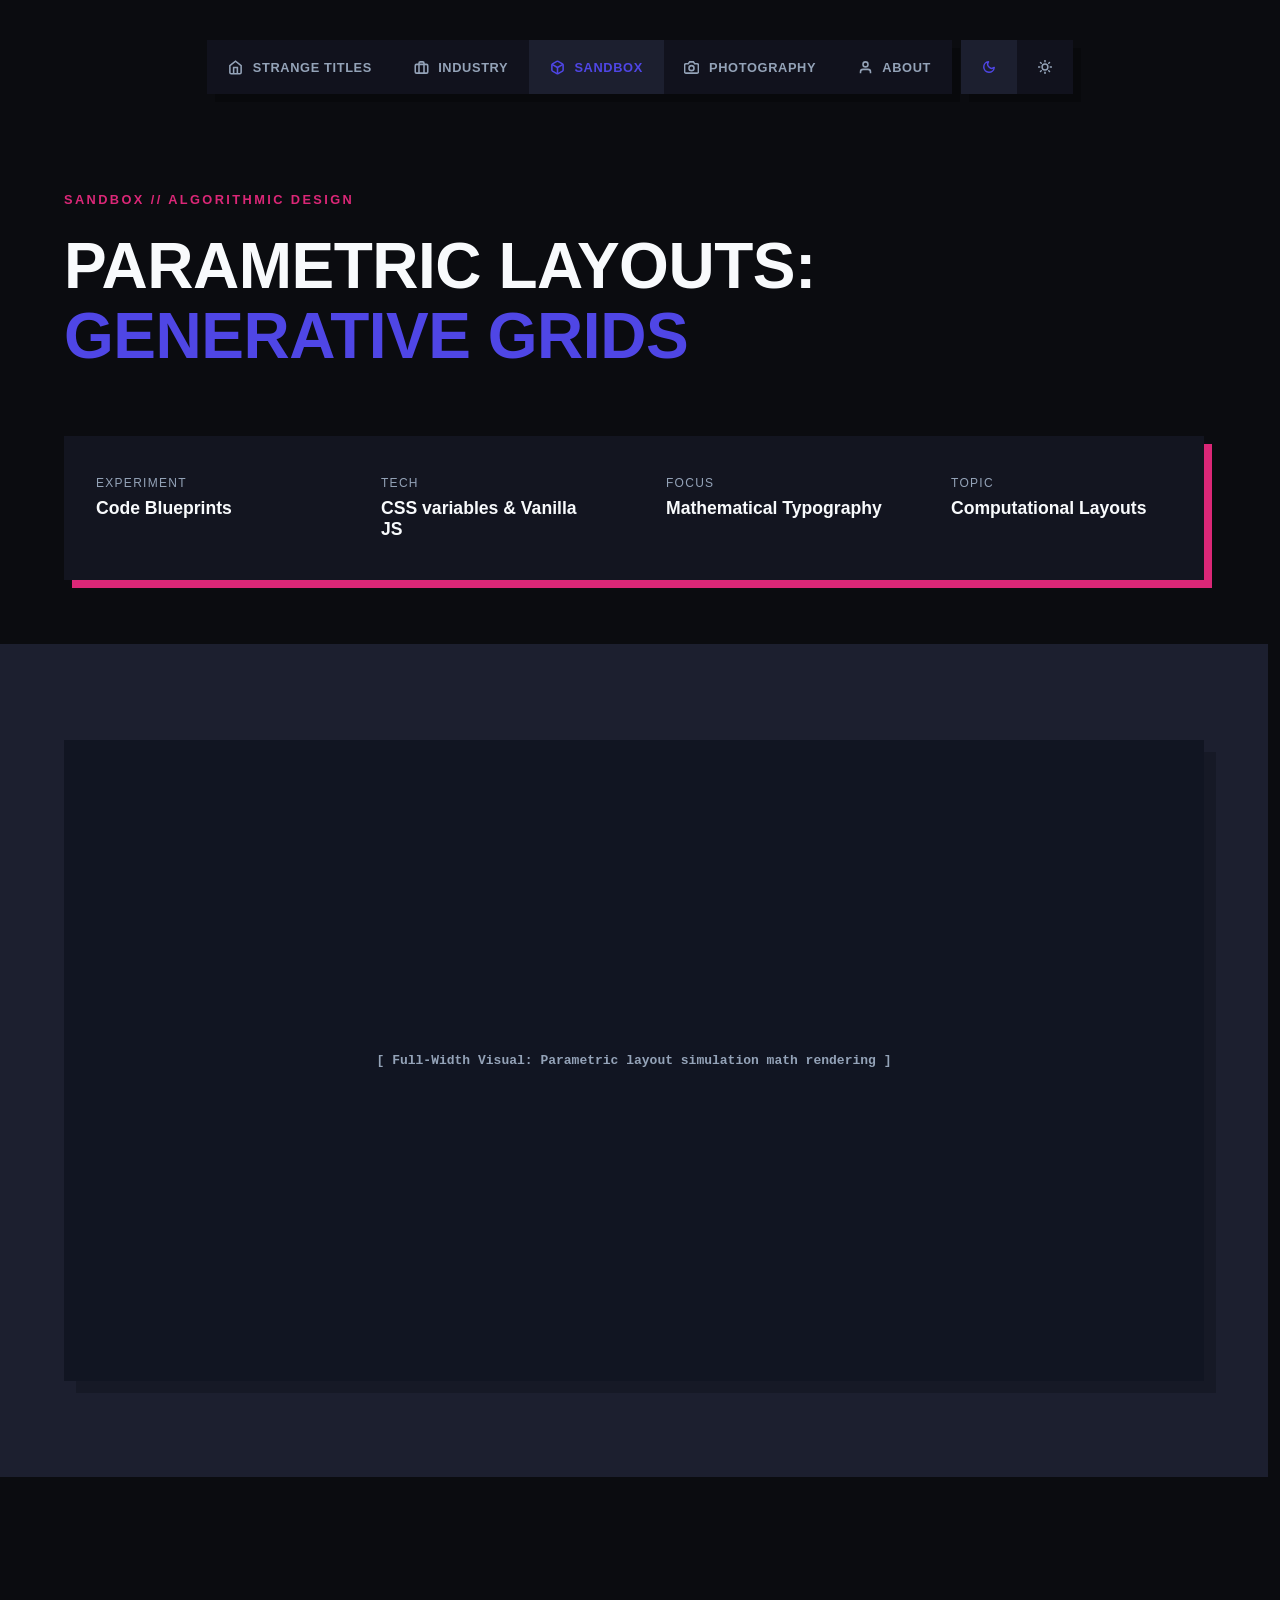
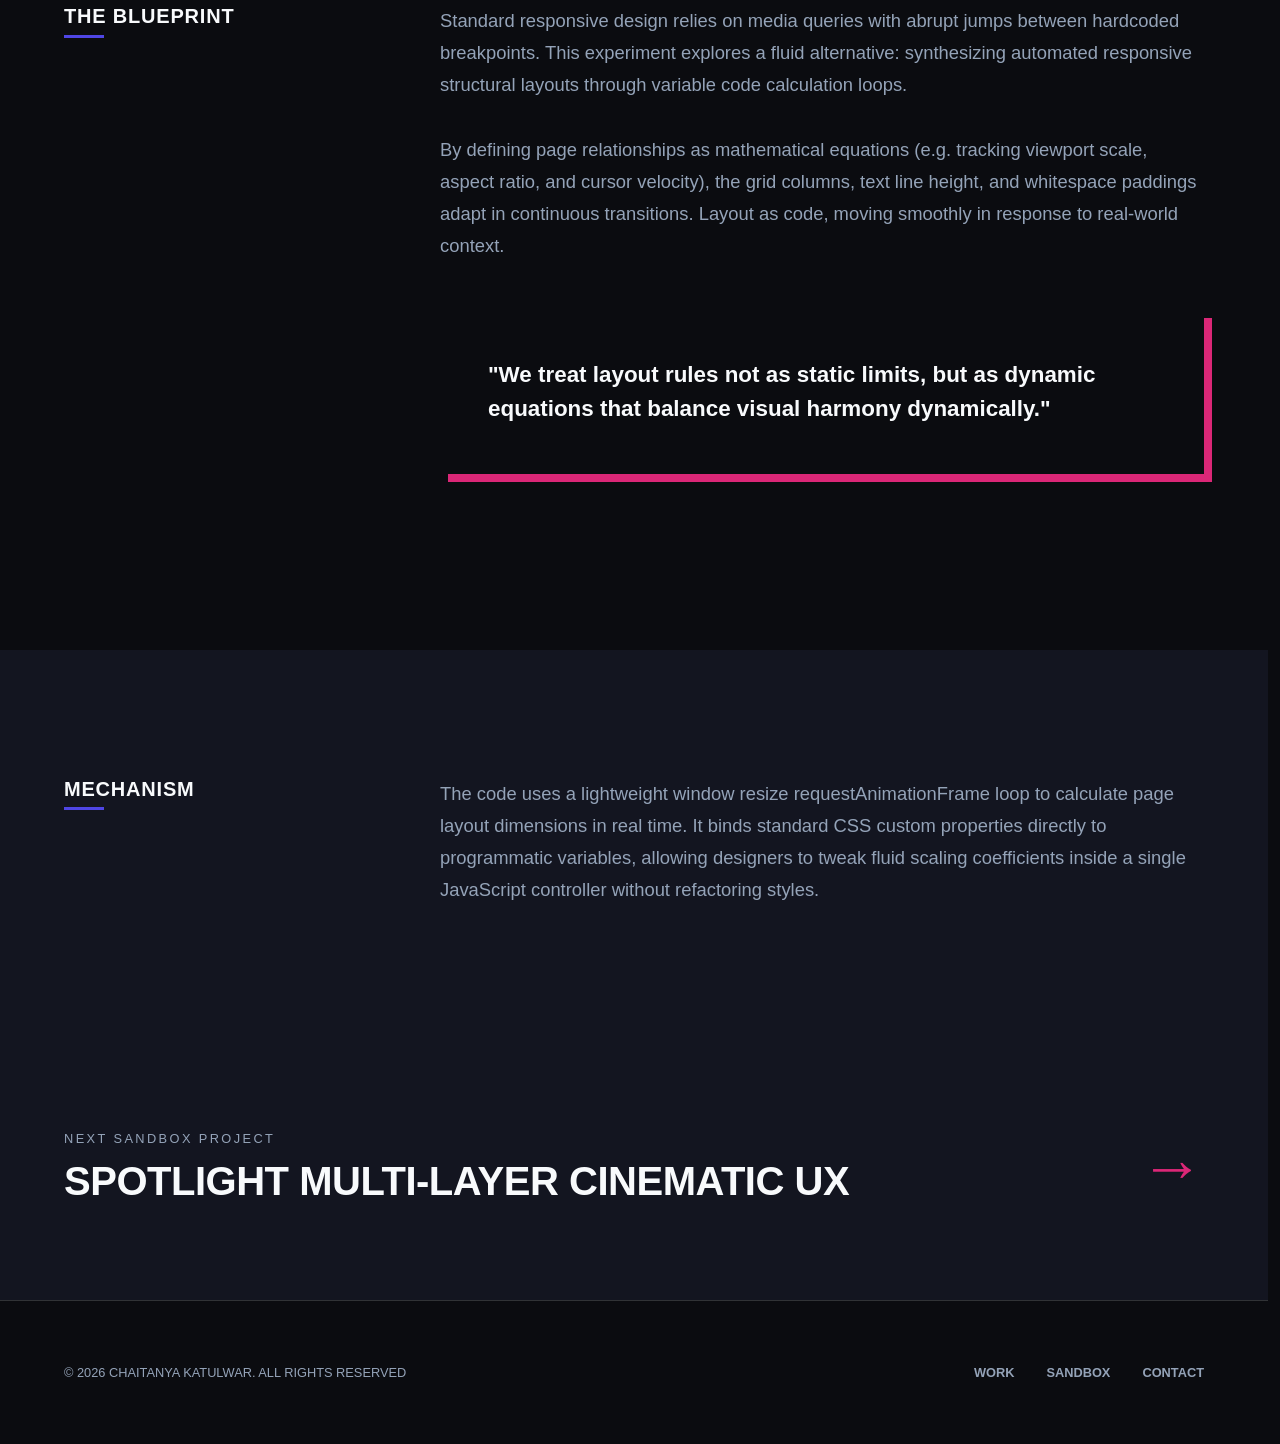
<file: play-layouts.html>
<!DOCTYPE html>
<html lang="en" data-theme="dark">
<head>
  <meta charset="UTF-8">
  <meta name="viewport" content="width=device-width, initial-scale=1.0">
  <title>Parametric Layouts // Chaitanya Katulwar Sandbox</title>
  <link rel="stylesheet" href="css/style.css">
  <link rel="stylesheet" href="css/case-study.css">
  <script>
    const savedTheme = localStorage.getItem('studio-theme') || 'dark';
    document.documentElement.setAttribute('data-theme', savedTheme);
  </script>
</head>
<body>

  <!-- Navigation -->
  <div class="nav-wrapper-fixed">
    <div class="central-menu-cluster">
      <a href="index.html" class="nav-btn">
        <svg viewBox="0 0 24 24" fill="none" stroke="currentColor"><path d="M3 9l9-7 9 7v11a2 2 0 0 1-2 2H5a2 2 0 0 1-2-2z"></path><polyline points="9 22 9 12 15 12 15 22"></polyline></svg>
        <span>Strange Titles</span>
      </a>
      
      <a href="index.html#industry" class="nav-btn">
        <svg viewBox="0 0 24 24" fill="none" stroke="currentColor"><rect x="2" y="7" width="20" height="14" rx="2" ry="2"></rect><path d="M16 21V5a2 2 0 0 0-2-2h-4a2 2 0 0 0-2 2v16"></path></svg>
        <span>Industry</span>
      </a>
      
      <a href="index.html#sandbox" class="nav-btn active-home">
        <svg viewBox="0 0 24 24" fill="none" stroke="currentColor"><path d="M21 16V8a2 2 0 0 0-1-1.73l-7-4a2 2 0 0 0-2 0l-7 4A2 2 0 0 0 3 8v8a2 2 0 0 0 1 1.73l7 4a2 2 0 0 0 2 0l7-4A2 2 0 0 0 21 16z"></path><polyline points="3.27 6.96 12 12.01 20.73 6.96"></polyline><line x1="12" y1="22.08" x2="12" y2="12"></line></svg>
        <span>Sandbox</span>
      </a>
      
      <a href="index.html#photography" class="nav-btn">
        <svg viewBox="0 0 24 24" fill="none" stroke="currentColor"><path d="M23 19a2 2 0 0 1-2 2H3a2 2 0 0 1-2-2V8a2 2 0 0 1 2-2h4l2-3h6l2 3h4a2 2 0 0 1 2 2z"></path><circle cx="12" cy="13" r="4"></circle></svg>
        <span>Photography</span>
      </a>
      
      <a href="index.html#about" class="nav-btn">
        <svg viewBox="0 0 24 24" fill="none" stroke="currentColor"><path d="M20 21v-2a4 4 0 0 0-4-4H8a4 4 0 0 0-4 4v2"></path><circle cx="12" cy="7" r="4"></circle></svg>
        <span>About</span>
      </a>
    </div>

    <div class="theme-toggle-zone">
      <div class="brutalist-toggle-track">
        <button class="toggle-segment-btn moon-active" onclick="setStudioTheme('dark')" aria-label="Dark Mode">
          <svg viewBox="0 0 24 24" fill="none" stroke="currentColor" stroke-linecap="round" stroke-linejoin="round"><path d="M21 12.79A9 9 0 1 1 11.21 3 7 7 0 0 0 21 12.79z"></path></svg>
        </button>
        <button class="toggle-segment-btn sun-active" onclick="setStudioTheme('light')" aria-label="Light Mode">
          <svg viewBox="0 0 24 24" fill="none" stroke="currentColor" stroke-linecap="round" stroke-linejoin="round"><circle cx="12" cy="12" r="5"></circle><line x1="12" y1="1" x2="12" y2="3"></line><line x1="12" y1="21" x2="12" y2="23"></line><line x1="4.22" y1="4.22" x2="5.64" y2="5.64"></line><line x1="18.36" y1="18.36" x2="19.78" y2="19.78"></line><line x1="1" y1="12" x2="3" y2="12"></line><line x1="21" y1="12" x2="23" y2="12"></line><line x1="4.22" y1="19.78" x2="5.64" y2="18.36"></line><line x1="18.36" y1="5.64" x2="19.78" y2="4.22"></line></svg>
        </button>
      </div>
    </div>
  </div>

  <!-- Hero Billboard -->
  <header class="cs-hero">
    <div class="cs-hero-tagline" style="color: var(--accent-sandbox);">Sandbox // Algorithmic Design</div>
    <h1 class="cs-hero-title">Parametric Layouts: <span>Generative Grids</span></h1>
    
    <div class="cs-meta-grid" style="box-shadow: 8px 8px 0 var(--accent-sandbox);">
      <div class="cs-meta-cell">
        <span class="cs-meta-label">Experiment</span>
        <span class="cs-meta-value">Code Blueprints</span>
      </div>
      <div class="cs-meta-cell">
        <span class="cs-meta-label">Tech</span>
        <span class="cs-meta-value">CSS variables & Vanilla JS</span>
      </div>
      <div class="cs-meta-cell">
        <span class="cs-meta-label">Focus</span>
        <span class="cs-meta-value">Mathematical Typography</span>
      </div>
      <div class="cs-meta-cell">
        <span class="cs-meta-label">Topic</span>
        <span class="cs-meta-value">Computational Layouts</span>
      </div>
    </div>
  </header>

  <!-- Cover Image -->
  <section class="cs-cover-image">
    <div class="cs-cover-container" style="background: #111522;">
      <span class="cs-cover-placeholder">[ Full-Width Visual: Parametric layout simulation math rendering ]</span>
    </div>
  </section>

  <!-- Overview -->
  <section class="cs-section bg-main">
    <div class="cs-container">
      <div class="cs-split-2">
        <h2 class="cs-split-title">The Blueprint</h2>
        <div class="cs-split-content">
          <p>Standard responsive design relies on media queries with abrupt jumps between hardcoded breakpoints. This experiment explores a fluid alternative: synthesizing automated responsive structural layouts through variable code calculation loops.</p>
          <p>By defining page relationships as mathematical equations (e.g. tracking viewport scale, aspect ratio, and cursor velocity), the grid columns, text line height, and whitespace paddings adapt in continuous transitions. Layout as code, moving smoothly in response to real-world context.</p>
          <div class="cs-quote-box" style="box-shadow: 8px 8px 0 var(--accent-sandbox);">
            "We treat layout rules not as static limits, but as dynamic equations that balance visual harmony dynamically."
          </div>
        </div>
      </div>
    </div>
  </section>

  <!-- Detailed concept split -->
  <section class="cs-section bg-panel">
    <div class="cs-container">
      <div class="cs-split-2">
        <h2 class="cs-split-title">Mechanism</h2>
        <div class="cs-split-content">
          <p>The code uses a lightweight window resize requestAnimationFrame loop to calculate page layout dimensions in real time. It binds standard CSS custom properties directly to programmatic variables, allowing designers to tweak fluid scaling coefficients inside a single JavaScript controller without refactoring styles.</p>
        </div>
      </div>
    </div>
  </section>

  <!-- Next Project Panel (Continuous Loop back to Cinematic UX) -->
  <a href="play-cinematic-ux.html" class="cs-next-panel">
    <div>
      <span class="cs-next-label">Next Sandbox Project</span>
      <h3 class="cs-next-title">Spotlight Multi-Layer Cinematic UX</h3>
    </div>
    <span class="cs-next-arrow" style="color: var(--accent-sandbox);">→</span>
  </a>

  <!-- Footer -->
  <footer class="cs-footer">
    <span>© 2026 CHAITANYA KATULWAR. ALL RIGHTS RESERVED</span>
    <div class="cs-footer-links">
      <a href="index.html">Work</a>
      <a href="index.html#sandbox">Sandbox</a>
      <a href="mailto:chaitanyakatulwar@gmail.com">Contact</a>
    </div>
  </footer>

  <script>
    function setStudioTheme(themeToken) {
      document.documentElement.setAttribute('data-theme', themeToken);
      localStorage.setItem('studio-theme', themeToken);
    }
  </script>
</body>
</html>
</file>
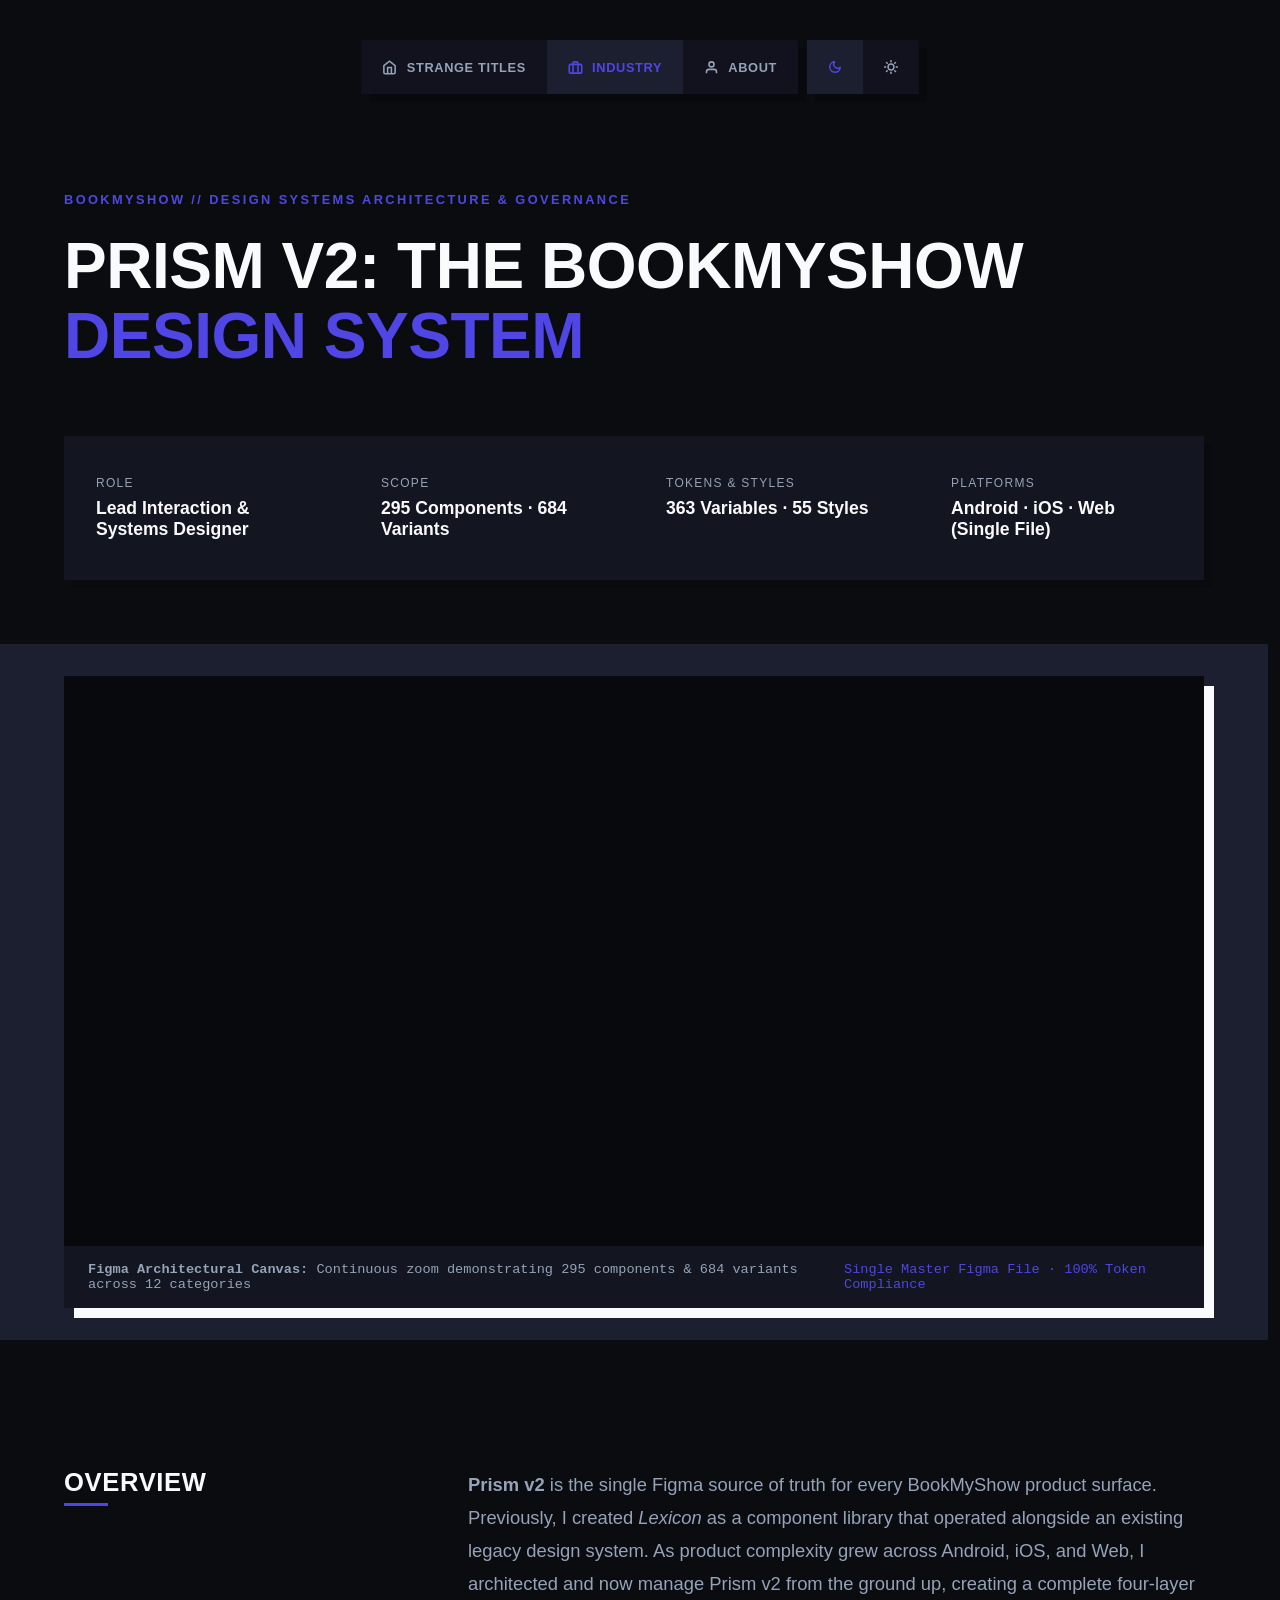
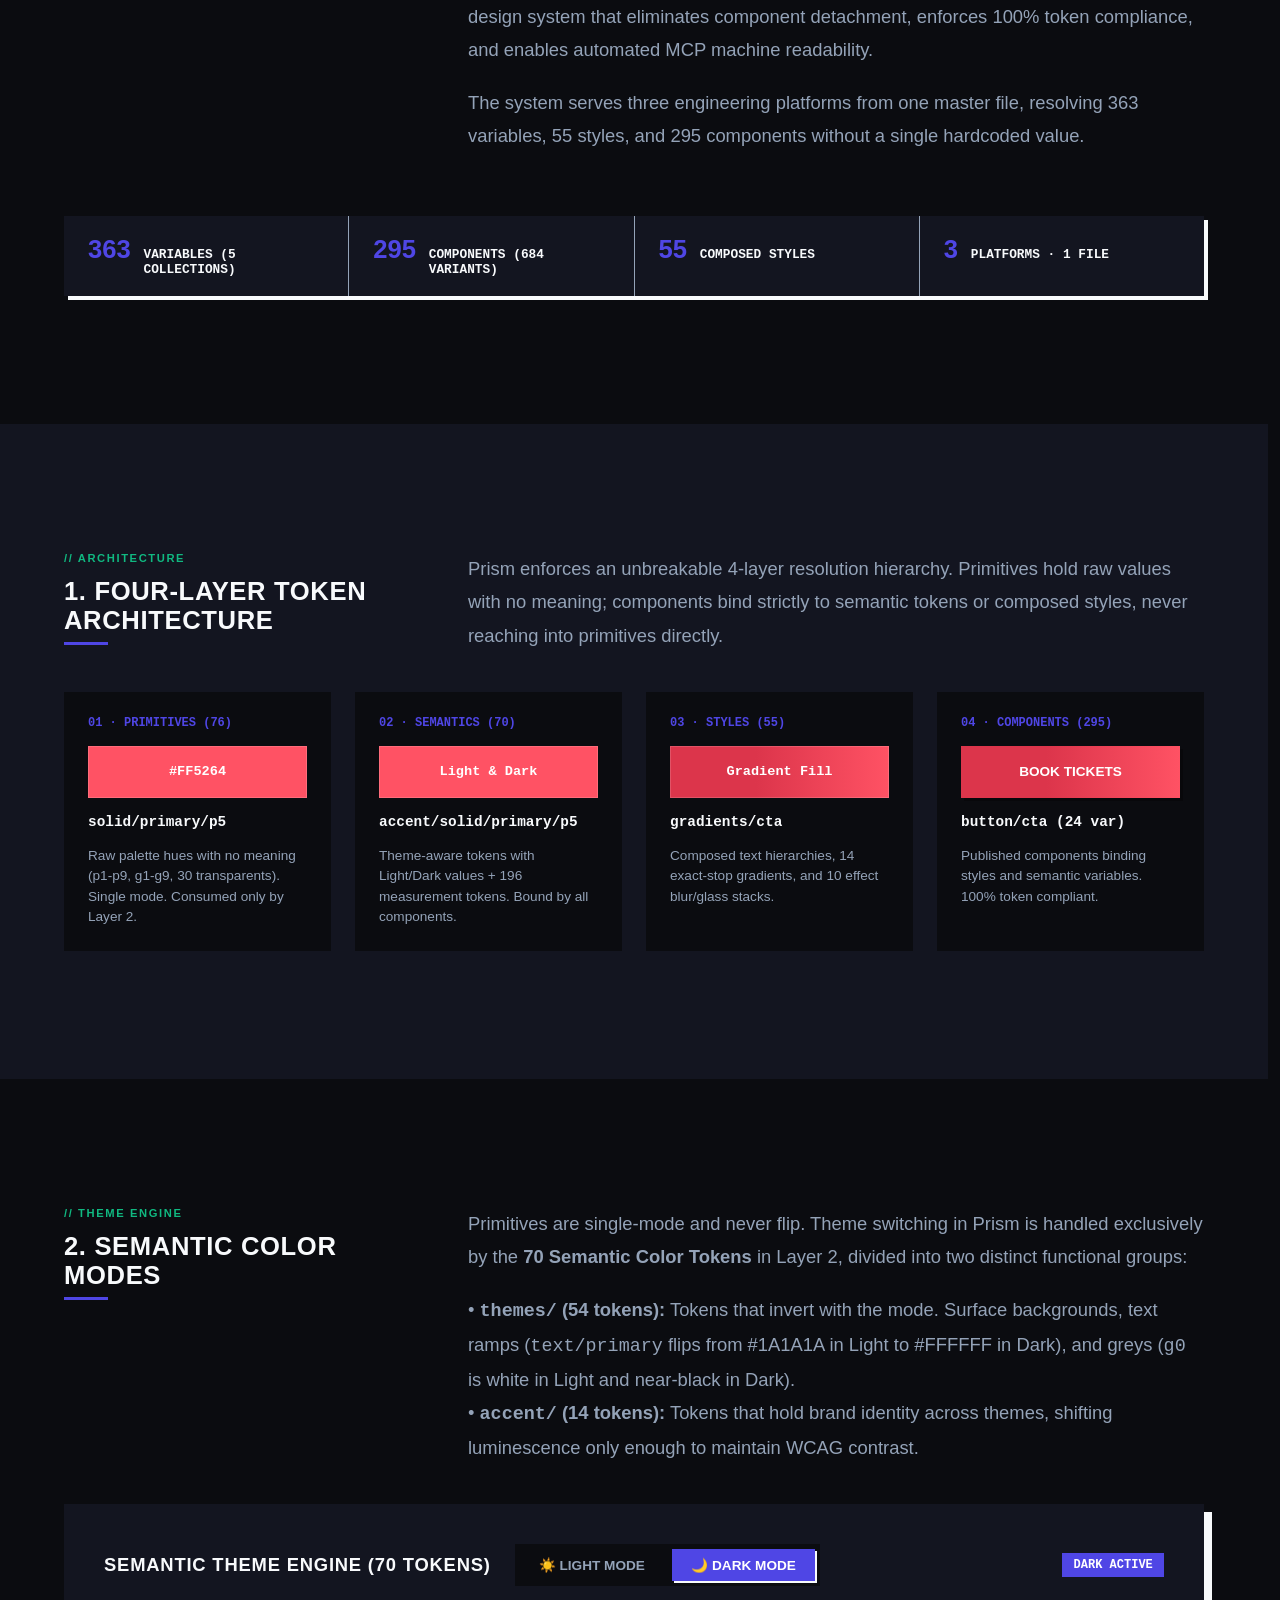
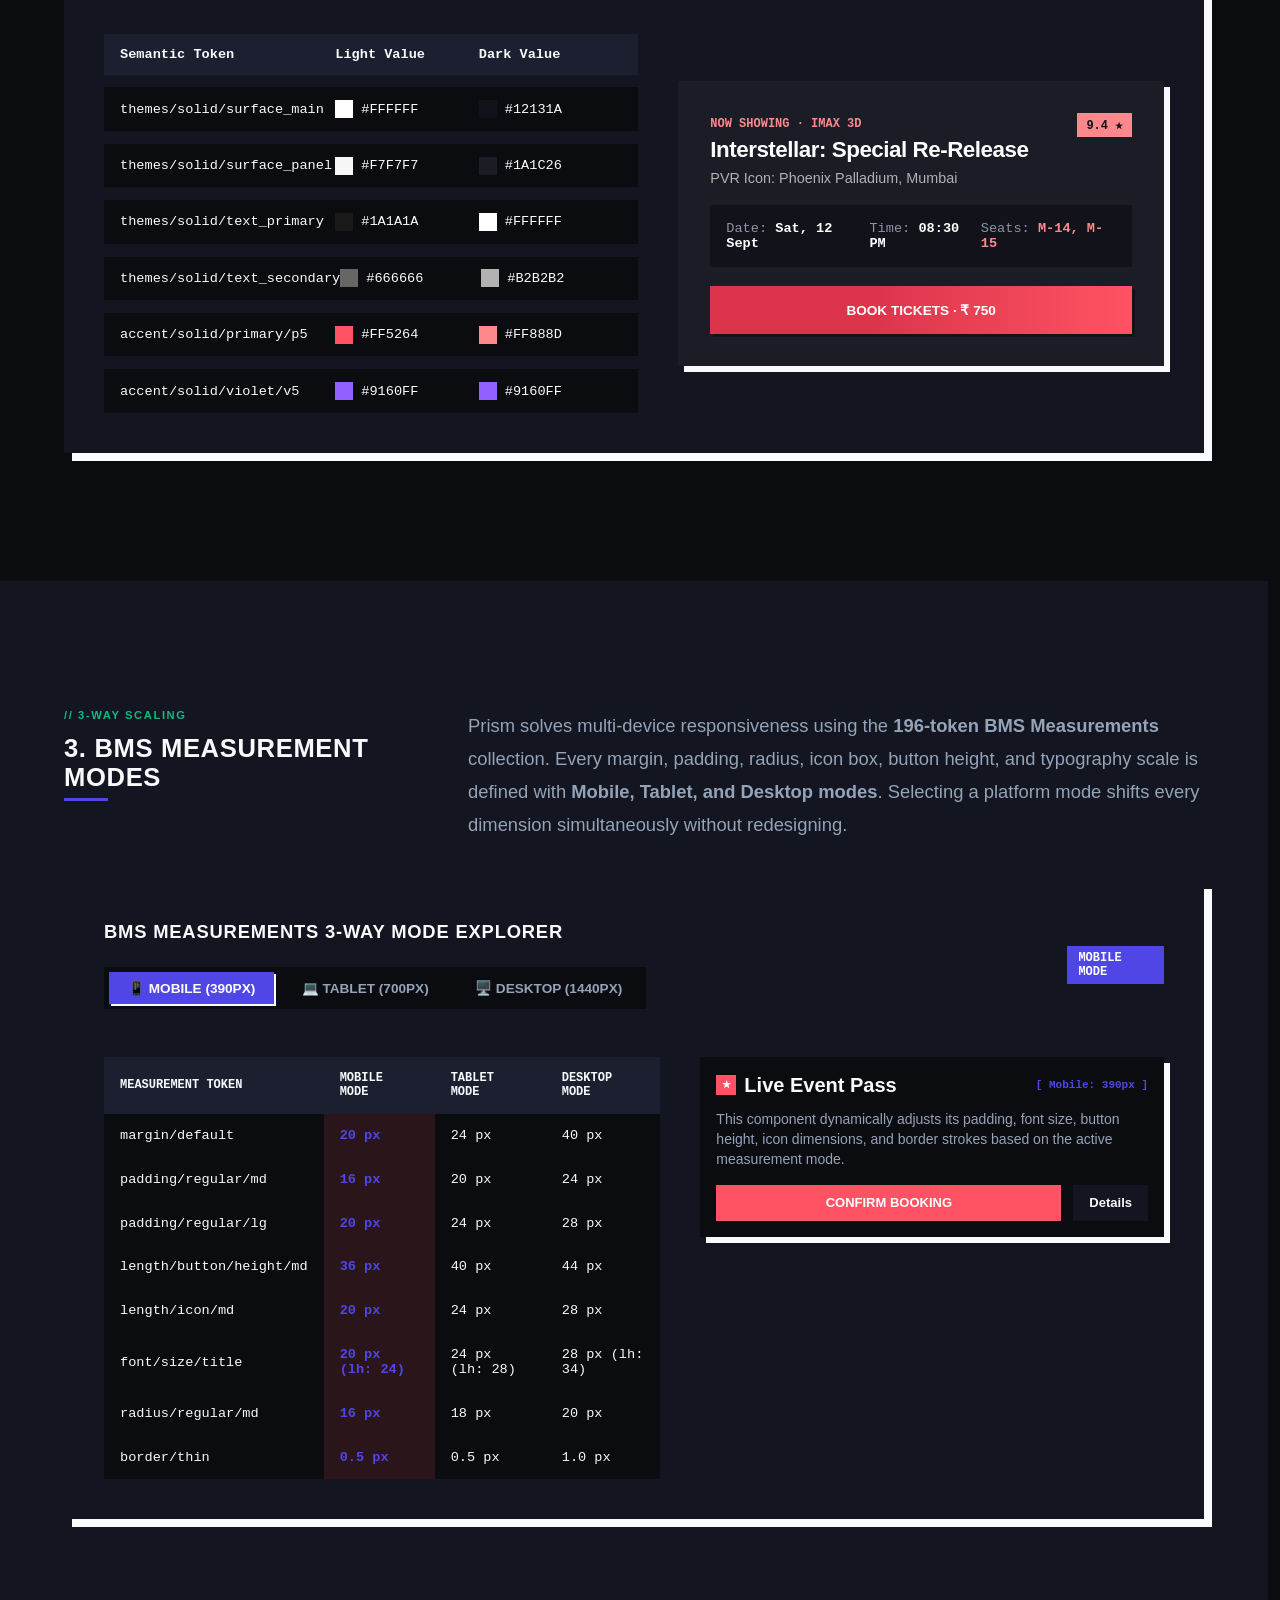
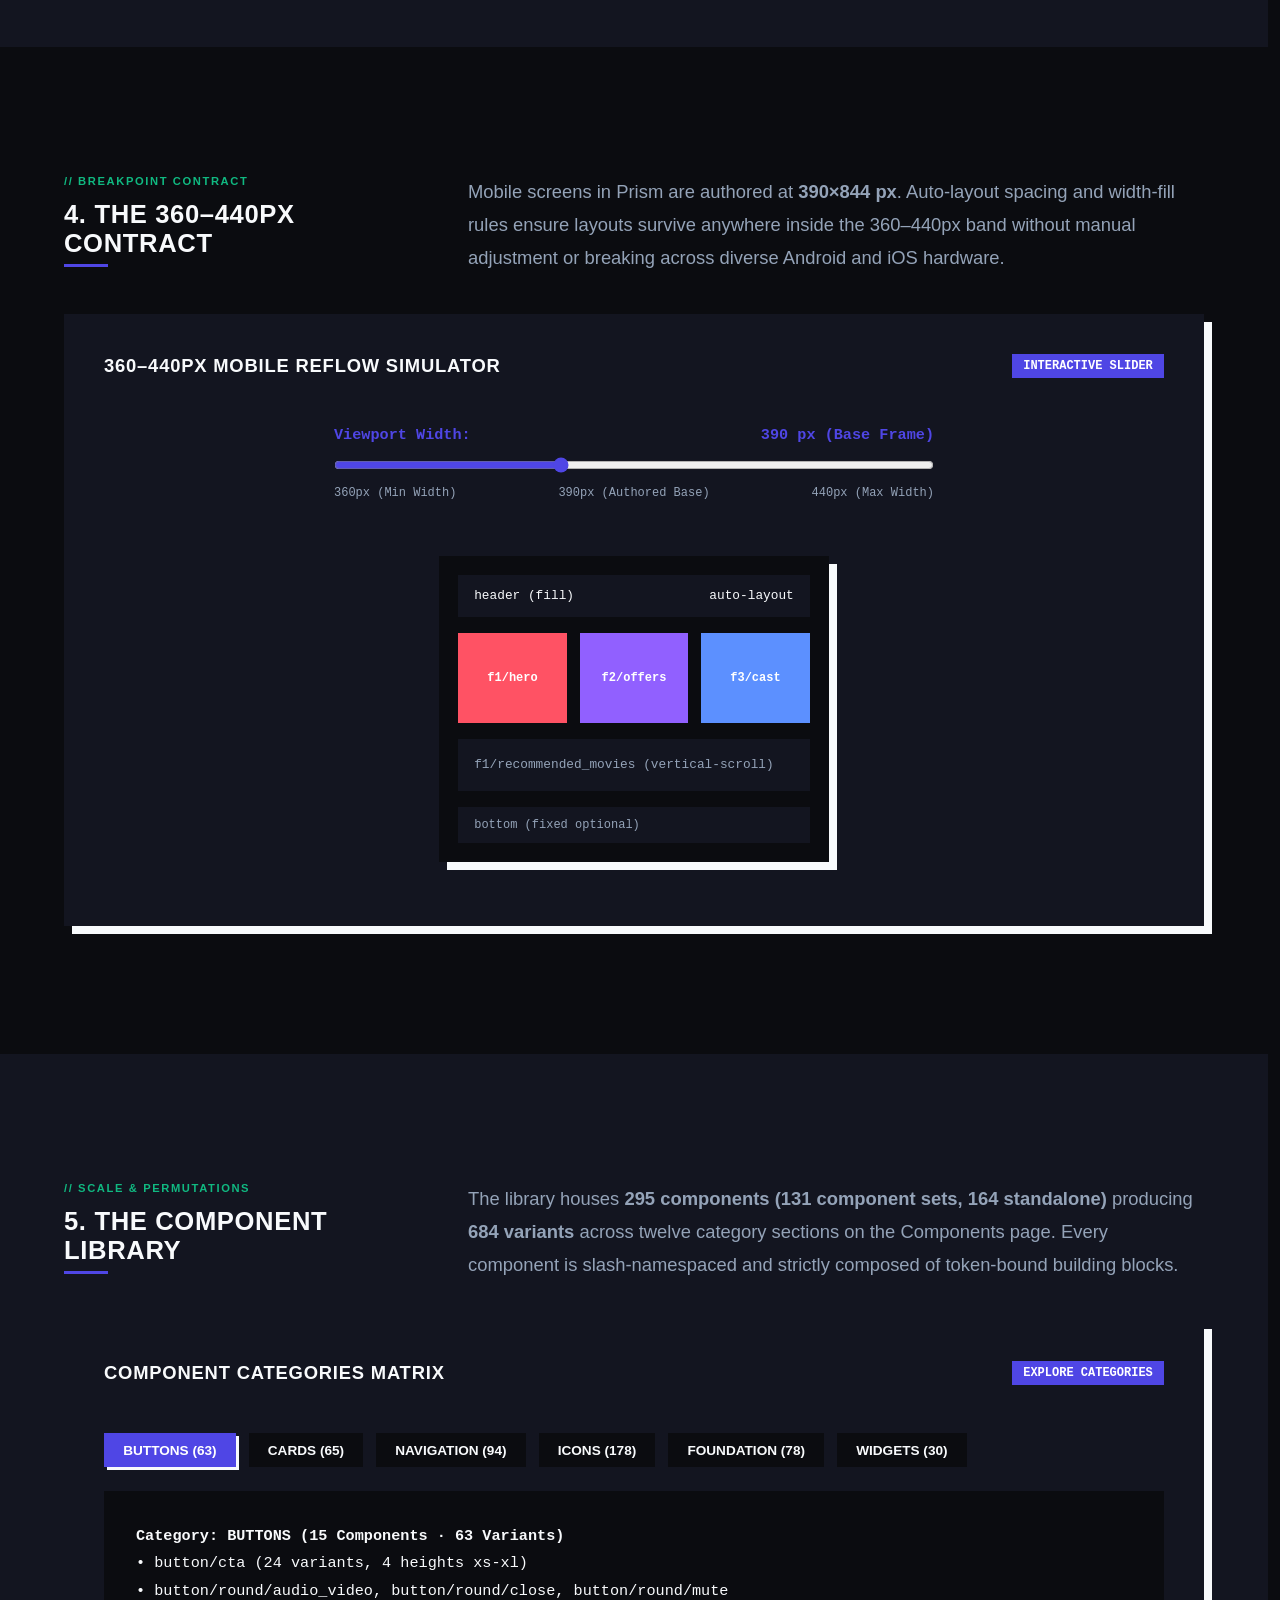
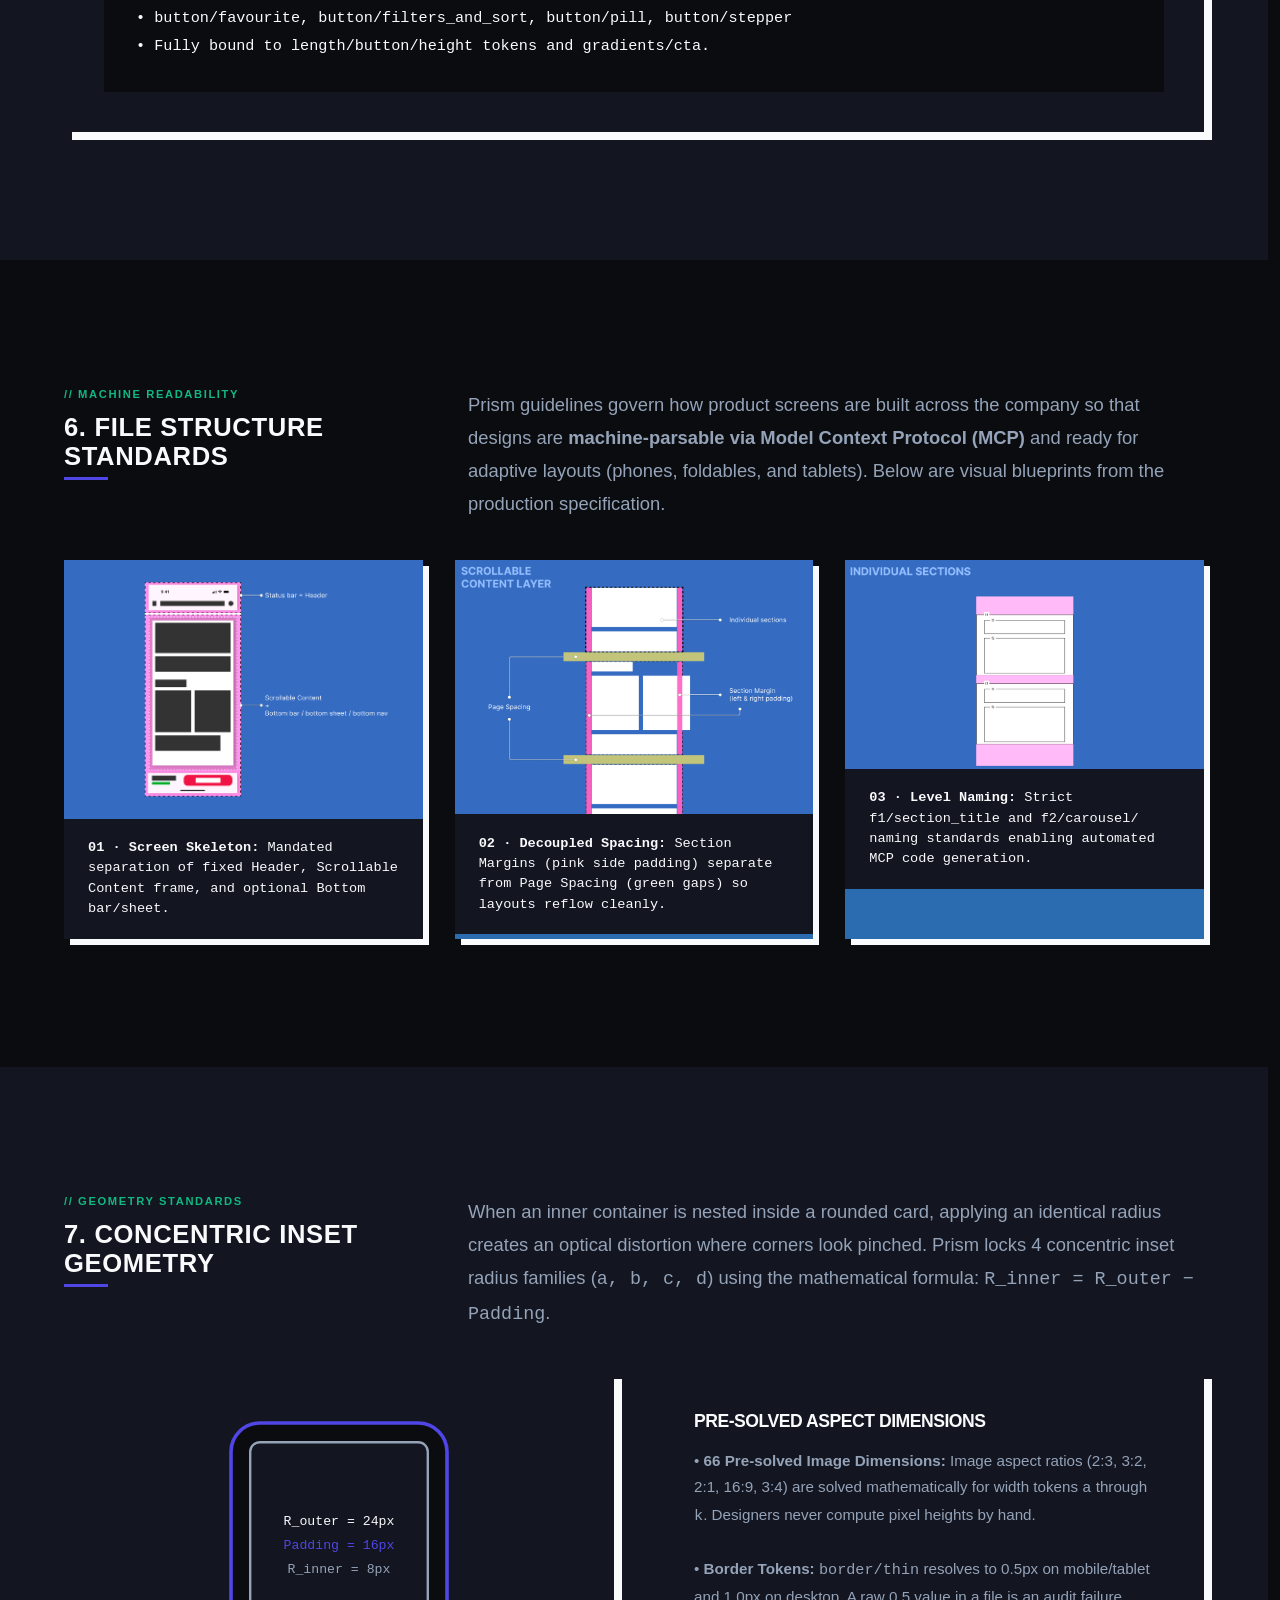
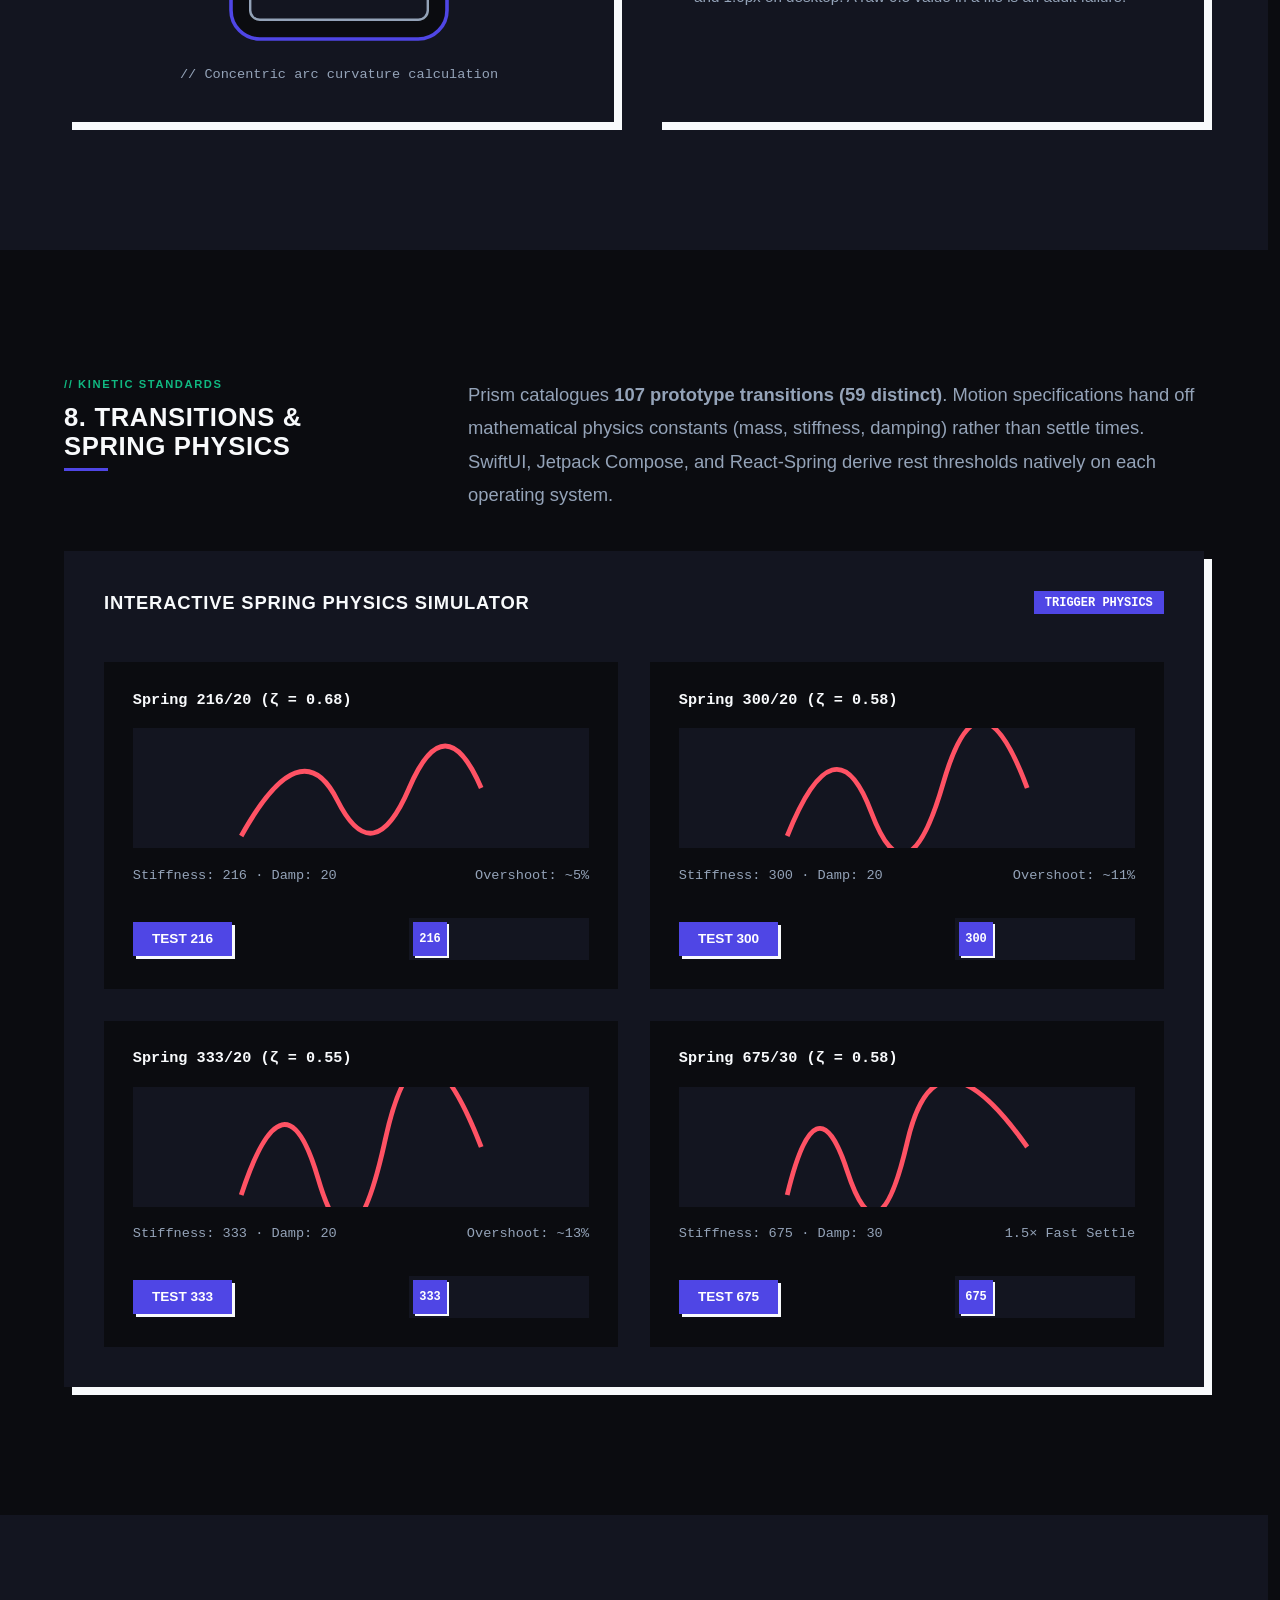
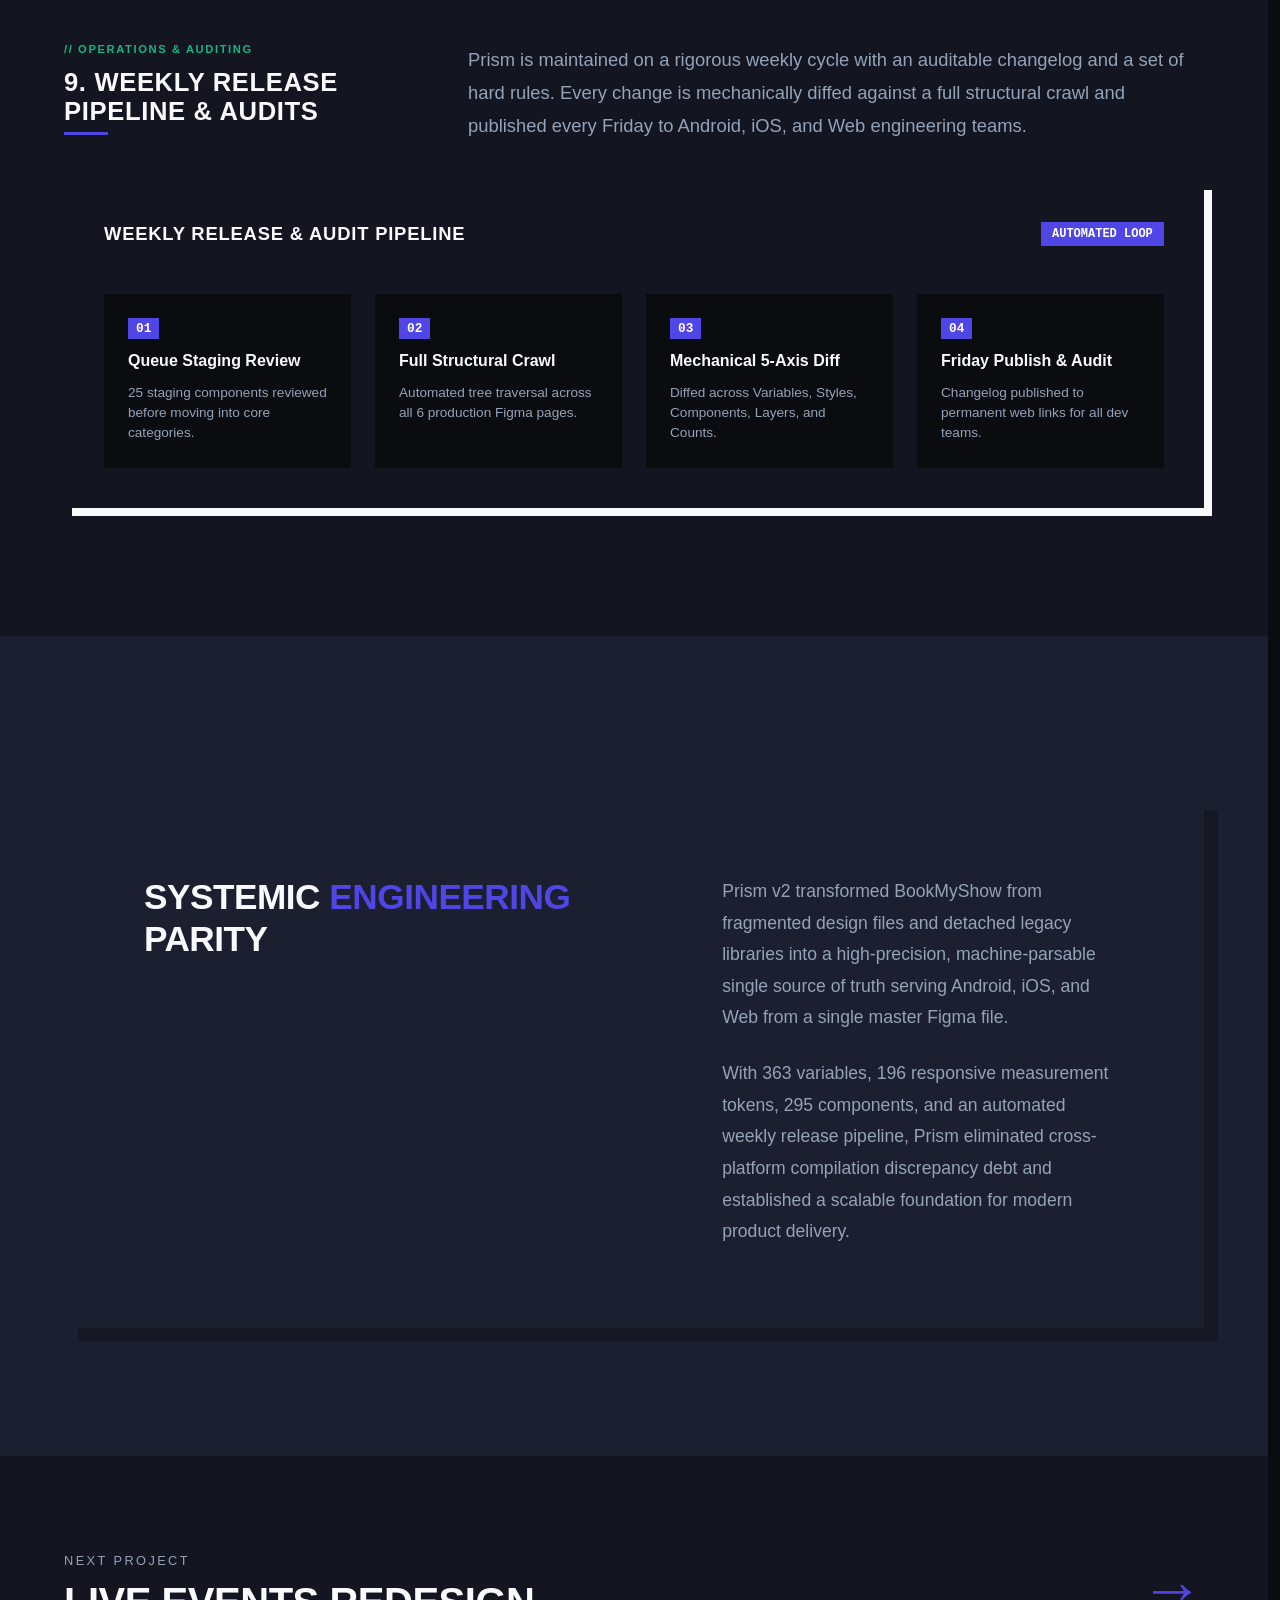
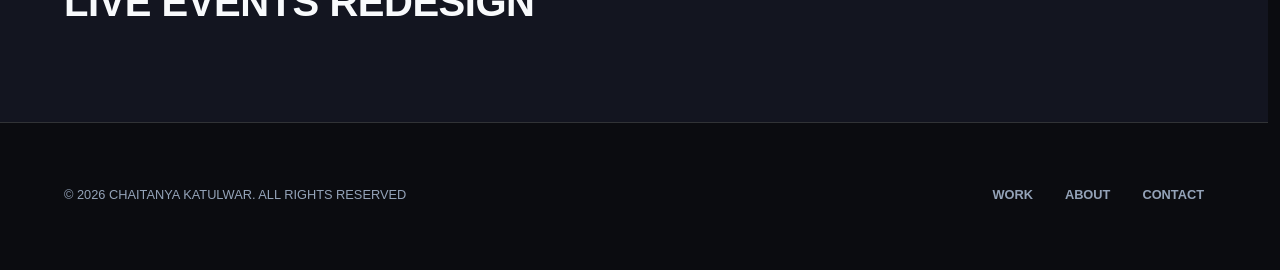
<file: work-lexicon.html>
<!DOCTYPE html>
<html lang="en" data-theme="dark">
<head>
  <meta charset="UTF-8">
  <meta name="viewport" content="width=device-width, initial-scale=1.0">
  <title>Lexicon: Design System Overhaul // Chaitanya Katulwar UX Portfolio</title>
  <link rel="stylesheet" href="css/style.css">
  <link rel="stylesheet" href="css/case-study.css">
  <script>
    // Immediate theme restoration to prevent flashing
    const savedTheme = localStorage.getItem('studio-theme') || 'dark';
    document.documentElement.setAttribute('data-theme', savedTheme);
  </script>
  <meta http-equiv="refresh" content="0; url=work-prism.html">
  <script>
    window.location.replace("work-prism.html");
  </script>
</head>
<body>

  <!-- Navigation -->
  <div class="nav-wrapper-fixed">
    <div class="central-menu-cluster">
      <a href="index.html" class="nav-btn">
        <svg viewBox="0 0 24 24" fill="none" stroke="currentColor"><path d="M3 9l9-7 9 7v11a2 2 0 0 1-2 2H5a2 2 0 0 1-2-2z"></path><polyline points="9 22 9 12 15 12 15 22"></polyline></svg>
        <span>Strange Titles</span>
      </a>
      
      <a href="index.html#industry" class="nav-btn active-nav">
        <svg viewBox="0 0 24 24" fill="none" stroke="currentColor"><rect x="2" y="7" width="20" height="14" rx="2" ry="2"></rect><path d="M16 21V5a2 2 0 0 0-2-2h-4a2 2 0 0 0-2 2v16"></path></svg>
        <span>Industry</span>
      </a>
      
      <a href="index.html#about" class="nav-btn">
        <svg viewBox="0 0 24 24" fill="none" stroke="currentColor"><path d="M20 21v-2a4 4 0 0 0-4-4H8a4 4 0 0 0-4 4v2"></path><circle cx="12" cy="7" r="4"></circle></svg>
        <span>About</span>
      </a>
    </div>

    <div class="theme-toggle-zone">
      <div class="brutalist-toggle-track">
        <button class="toggle-segment-btn moon-active" onclick="setStudioTheme('dark')" aria-label="Dark Mode">
          <svg viewBox="0 0 24 24" fill="none" stroke="currentColor" stroke-linecap="round" stroke-linejoin="round"><path d="M21 12.79A9 9 0 1 1 11.21 3 7 7 0 0 0 21 12.79z"></path></svg>
        </button>
        <button class="toggle-segment-btn sun-active" onclick="setStudioTheme('light')" aria-label="Light Mode">
          <svg viewBox="0 0 24 24" fill="none" stroke="currentColor" stroke-linecap="round" stroke-linejoin="round"><circle cx="12" cy="12" r="5"></circle><line x1="12" y1="1" x2="12" y2="3"></line><line x1="12" y1="21" x2="12" y2="23"></line><line x1="4.22" y1="4.22" x2="5.64" y2="5.64"></line><line x1="18.36" y1="18.36" x2="19.78" y2="19.78"></line><line x1="1" y1="12" x2="3" y2="12"></line><line x1="21" y1="12" x2="23" y2="12"></line><line x1="4.22" y1="19.78" x2="5.64" y2="18.36"></line><line x1="18.36" y1="5.64" x2="19.78" y2="4.22"></line></svg>
        </button>
      </div>
    </div>
  </div>

  <!-- Hero Billboard -->
  <header class="cs-hero">
    <div class="cs-hero-tagline">BookMyShow // Design System overhaul</div>
    <h1 class="cs-hero-title">Lexicon: Rebuilding the Core <span>Product Ecosystem</span></h1>
    
    <div class="cs-meta-grid">
      <div class="cs-meta-cell">
        <span class="cs-meta-label">Role</span>
        <span class="cs-meta-value">Solo Lead Designer</span>
      </div>
      <div class="cs-meta-cell">
        <span class="cs-meta-label">Scope</span>
        <span class="cs-meta-value">100+ Components</span>
      </div>
      <div class="cs-meta-cell">
        <span class="cs-meta-label">Platform</span>
        <span class="cs-meta-value">Cross-Platform Web & Mobile</span>
      </div>
      <div class="cs-meta-cell">
        <span class="cs-meta-label">Year</span>
        <span class="cs-meta-value">2024 - 2025</span>
      </div>
    </div>
  </header>

  <!-- Cover Image -->
  <section class="cs-cover-image">
    <div class="cs-cover-container">
      <span class="cs-cover-placeholder">[ Full-Width Lexicon Component Library Asset Preview ]</span>
    </div>
  </section>

  <!-- Overview -->
  <section class="cs-section bg-main">
    <div class="cs-container">
      <div class="cs-split-2">
        <h2 class="cs-split-title">Overview</h2>
        <div class="cs-split-content">
          <p>When a design system exists but nobody follows it, you don't have a system, you have a suggestion. At BookMyShow, designers were detaching components, creating one-off layouts, and skipping styles entirely. The library had fallen so far out of sync with the product that it was easier to ignore than use.</p>
          <p>I rebuilt it solo from scratch as Lexicon: 100+ modular components for mobile and web, paired with usage guidelines that made the right choice the easy choice. It's now the foundation multiple product teams build on every day.</p>
        </div>
      </div>
    </div>
  </section>

  <!-- Stats Grid -->
  <section class="cs-section bg-panel">
    <div class="cs-container">
      <div class="cs-hairline-grid cols-3">
        <div class="cs-grid-cell">
          <div class="cs-grid-number">100+</div>
          <h3 class="cs-grid-title">Modular Components</h3>
          <p class="cs-grid-desc">Every basic element rebuilt from the atomic level up to support variables, states, and slot parameters.</p>
        </div>
        <div class="cs-grid-cell">
          <div class="cs-grid-number">02</div>
          <h3 class="cs-grid-title">Core Platforms</h3>
          <p class="cs-grid-desc">Simultaneous layouts developed in tandem for iOS/Android mobile architectures and desktop web applications.</p>
        </div>
        <div class="cs-grid-cell">
          <div class="cs-grid-number">∞</div>
          <h3 class="cs-grid-title">Scalability Vector</h3>
          <p class="cs-grid-desc">Clean, decoupled tokens ensuring zero discrepancies when engineers sync design libraries with codebases.</p>
        </div>
      </div>
    </div>
  </section>

  <!-- Components -->
  <section class="cs-section bg-main">
    <div class="cs-container">
      <div class="cs-split-2">
        <h2 class="cs-split-title">Components</h2>
        <div class="cs-split-content">
          <p>I designed Lexicon’s components to be modular, consistent, and easy to scale across products. Each component has a clearly defined structure and states, making it flexible enough for different use cases while maintaining visual and interaction consistency.</p>
          <div class="cs-quote-box">
            "By ensuring all components map to production variables, we eliminated the design-to-code translation friction entirely."
          </div>
        </div>
      </div>
    </div>
  </section>

  <!-- Guidelines -->
  <section class="cs-section bg-panel">
    <div class="cs-container">
      <div class="cs-split-2">
        <h2 class="cs-split-title">Guidelines</h2>
        <div class="cs-split-content">
          <p>In addition to the new components, I created Lexicon’s guidelines to establish a shared design language across teams. They define how components should be used and adapted, ensuring consistency, clarity, and quality as the system grows.</p>
        </div>
      </div>
    </div>
  </section>

  <!-- The Auditing Process -->
  <section class="cs-section bg-main">
    <div class="cs-container">
      <div class="cs-split-2">
        <h2 class="cs-split-title">The Auditing Process</h2>
        <div class="cs-split-content">
          <p>Before designing a single component, I conducted a thorough audit of the BookMyShow product ecosystem, reviewing over 40 key transactional screens. This audit revealed severe system divergence: we discovered 14 variations of the primary blue button color, 8 different input field styles, and more than 120 detached components across our design files.</p>
          <p>To establish a clean baseline, I categorized these elements into critical components, layout patterns, and atomic styling units. By mapping out where the deviations occurred, we could pinpoint exactly why designers were detaching elements, mainly because the old system was too rigid to adapt to complex ticket discovery filters and screen aspect ratios.</p>
        </div>
      </div>
    </div>
  </section>

  <!-- Token Architecture -->
  <section class="cs-section bg-panel">
    <div class="cs-container">
      <div class="cs-split-2">
        <h2 class="cs-split-title">Token Architecture</h2>
        <div class="cs-split-content">
          <p>A key milestone in Lexicon's engineering adoption was the introduction of a three-tier design token architecture. Instead of hardcoding hex values directly in CSS or mobile stylesheets, we structured tokens into three distinct layers:</p>
          <ul class="diff-list" style="margin-top: 1.5rem; margin-bottom: 0;">
            <li style="margin-bottom: 1rem;"><strong>Global Tokens:</strong> The core foundation of our color, spacing, and font scales (e.g., <code>color-blue-500</code>).</li>
            <li style="margin-bottom: 1rem;"><strong>Alias Tokens:</strong> Semantic definitions that assign meaning to global tokens, allowing them to shift dynamically between Light and Dark mode contexts (e.g., <code>surface-primary</code> maps to <code>neutral-900</code> in dark theme and <code>neutral-50</code> in light theme).</li>
            <li style="margin-bottom: 0;"><strong>Component Tokens:</strong> The structural bindings unique to specific UI elements (e.g., <code>button-primary-active-bg</code>), shielding components from global variable updates.</li>
          </ul>
        </div>
      </div>
    </div>
  </section>

  <!-- Outcome -->
  <section class="cs-section bg-hover">
    <div class="cs-container">
      <div class="cs-outcome-card">
        <h2 class="cs-outcome-statement">Systematic <span>Ecosystem</span> Transformation</h2>
        <div class="cs-outcome-details">
          <p>Lexicon systematically eliminated compilation discrepancy debt, ensuring multiple product teams ship features 3x faster with absolute visual and interactive consistency across all client touchpoints.</p>
          <p>Component detachment rates plummeted from over 65% to less than 2% within three months of deployment, establishing the system as a developer's and designer's favorite material.</p>
        </div>
      </div>
    </div>
  </section>

  <!-- Next Project Panel -->
  <a href="work-live-events.html" class="cs-next-panel">
    <div>
      <span class="cs-next-label">Next Project</span>
      <h3 class="cs-next-title">Live Events Redesign</h3>
    </div>
    <span class="cs-next-arrow">→</span>
  </a>

  <!-- Footer -->
  <footer class="cs-footer">
    <span>© 2026 CHAITANYA KATULWAR. ALL RIGHTS RESERVED</span>
    <div class="cs-footer-links">
      <a href="index.html">Work</a>
      <a href="index.html#about">About</a>
      <a href="mailto:chaitanyakatulwar@gmail.com">Contact</a>
    </div>
  </footer>

  <script>
    function setStudioTheme(themeToken) {
      document.documentElement.setAttribute('data-theme', themeToken);
      localStorage.setItem('studio-theme', themeToken);
    }
  </script>
</body>
</html>
</file>
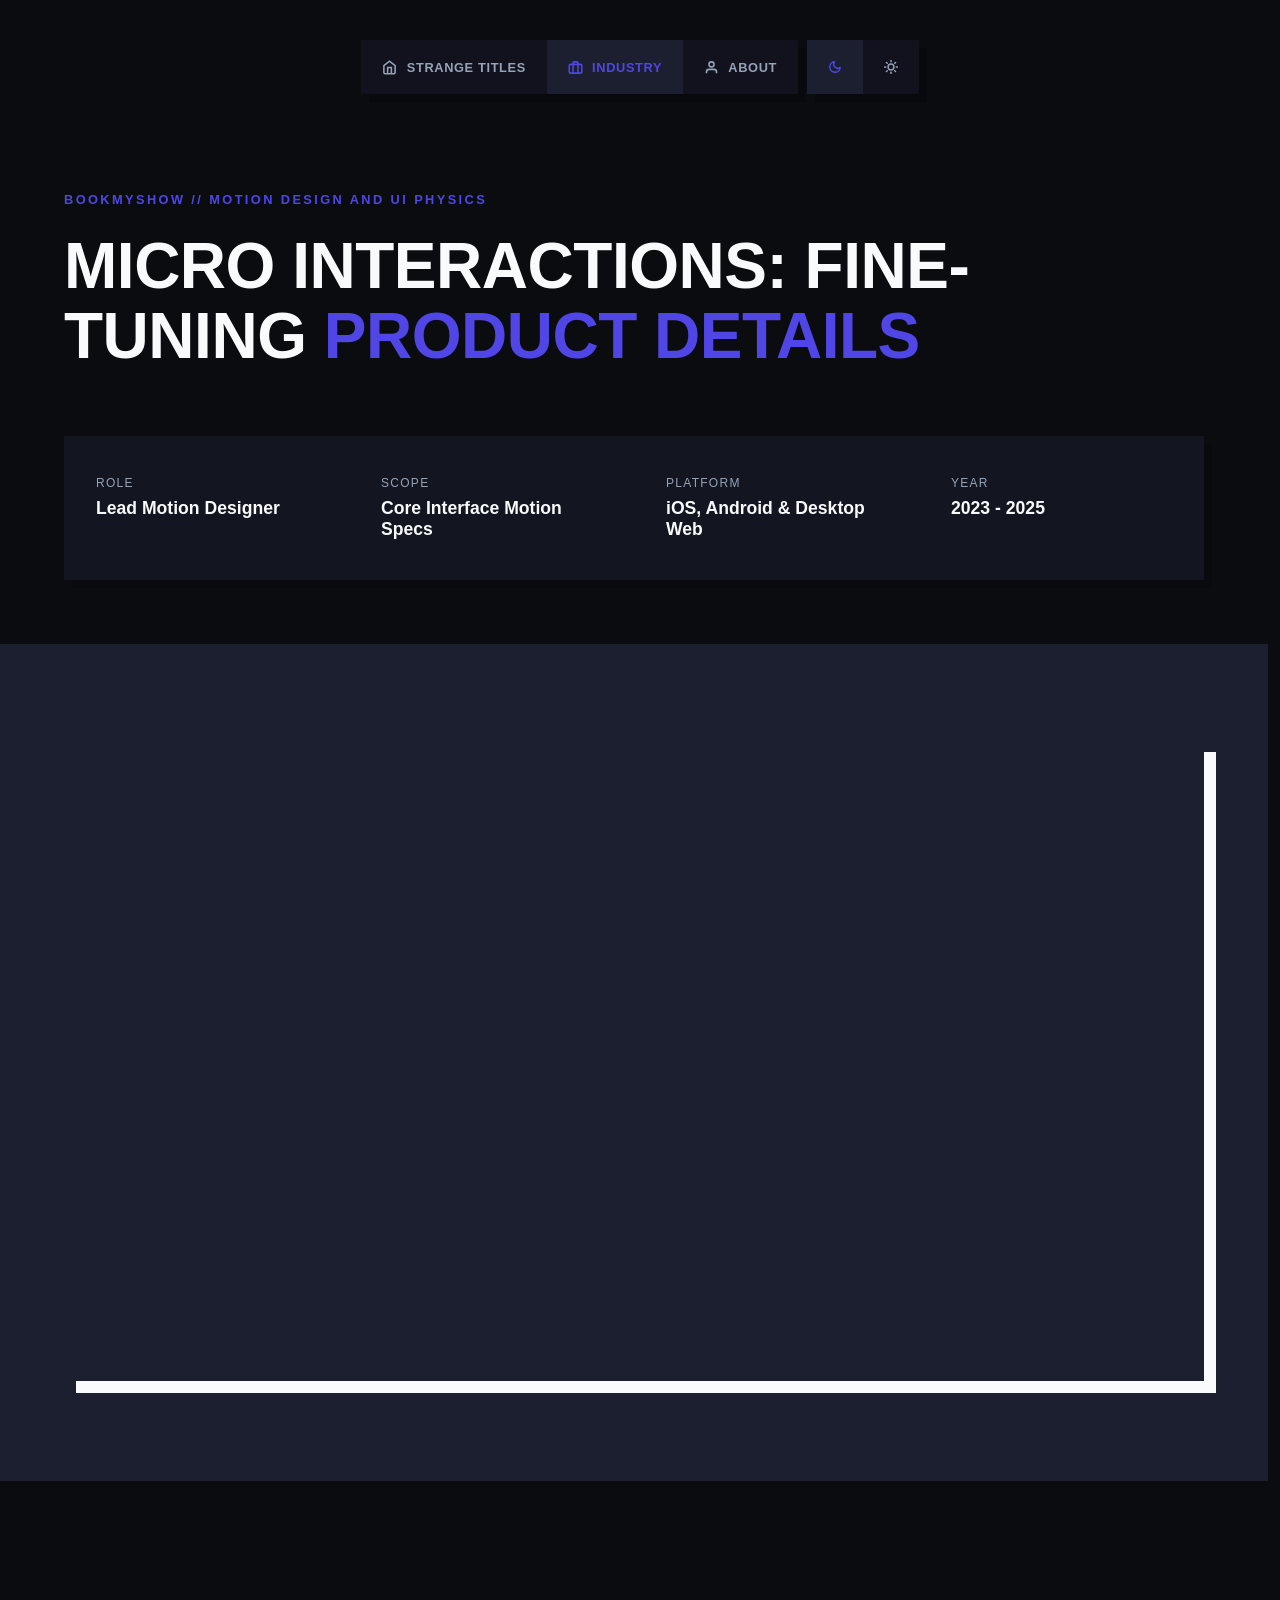
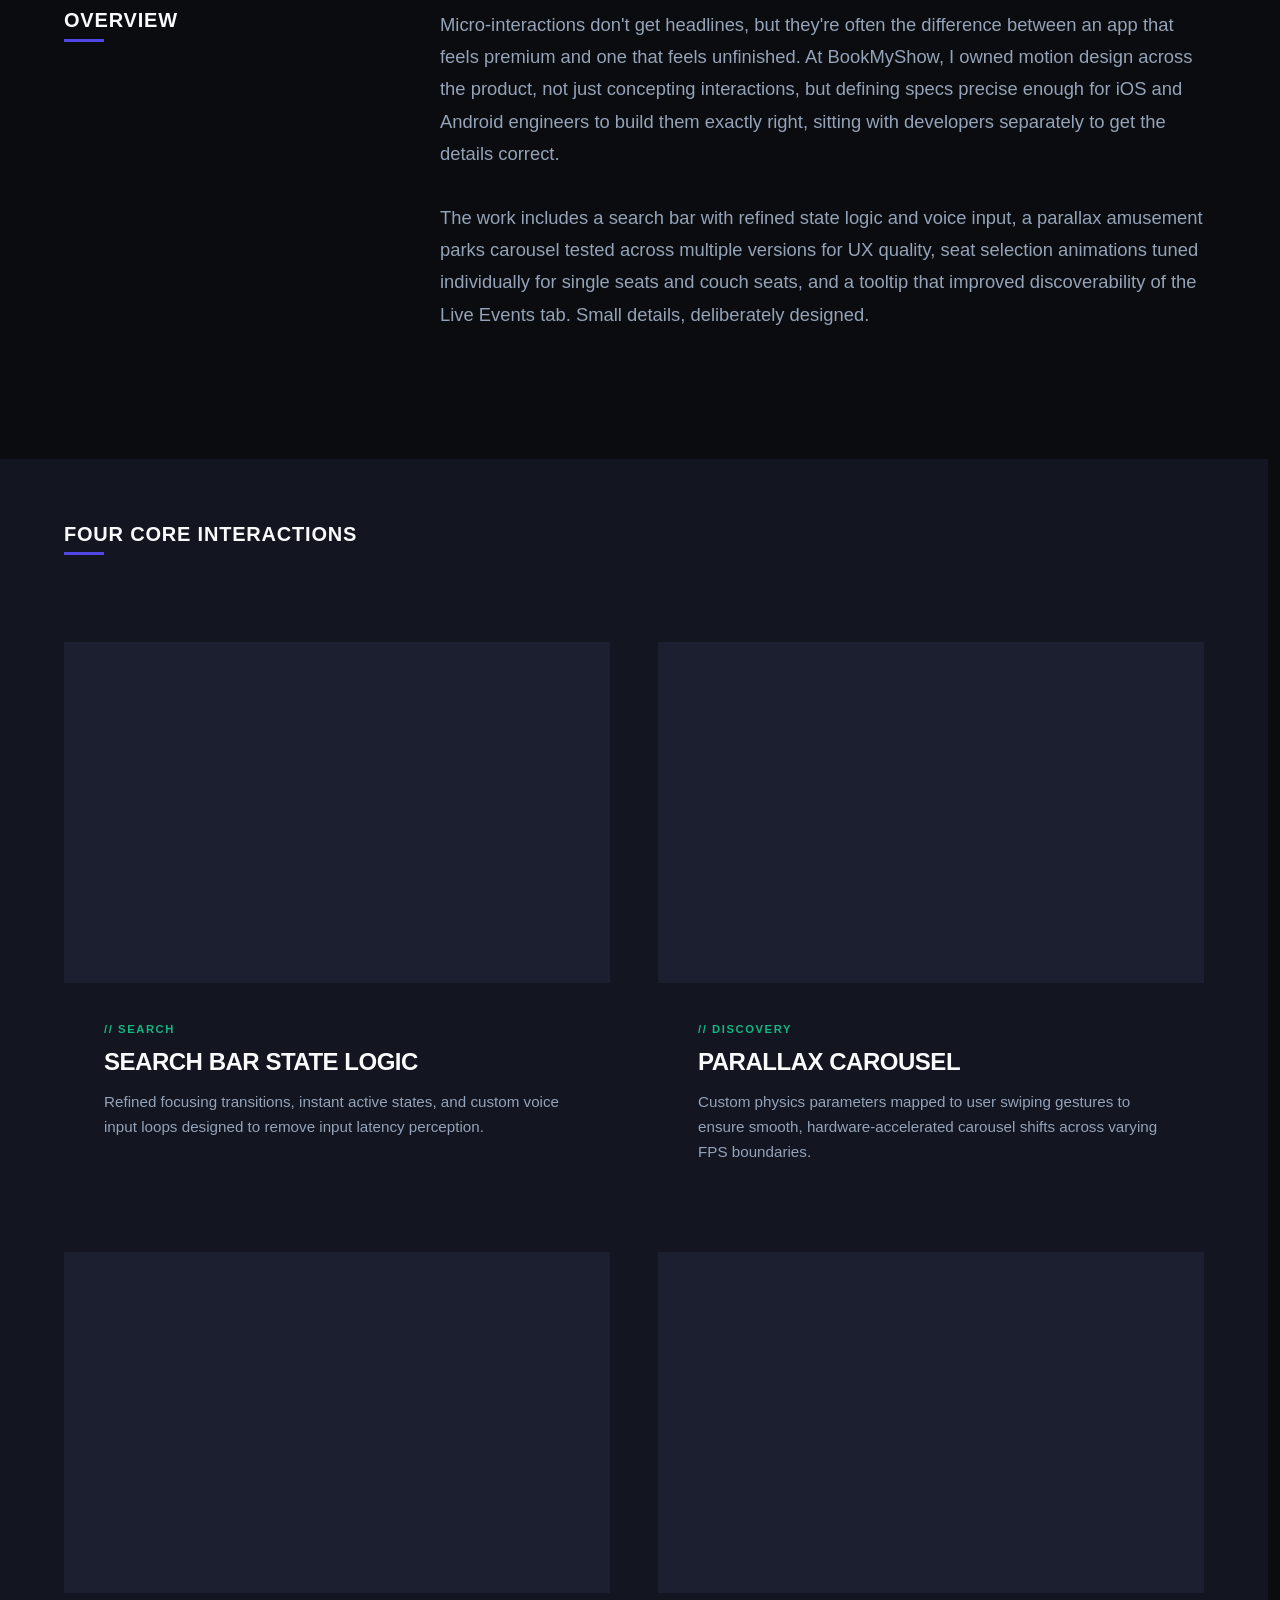
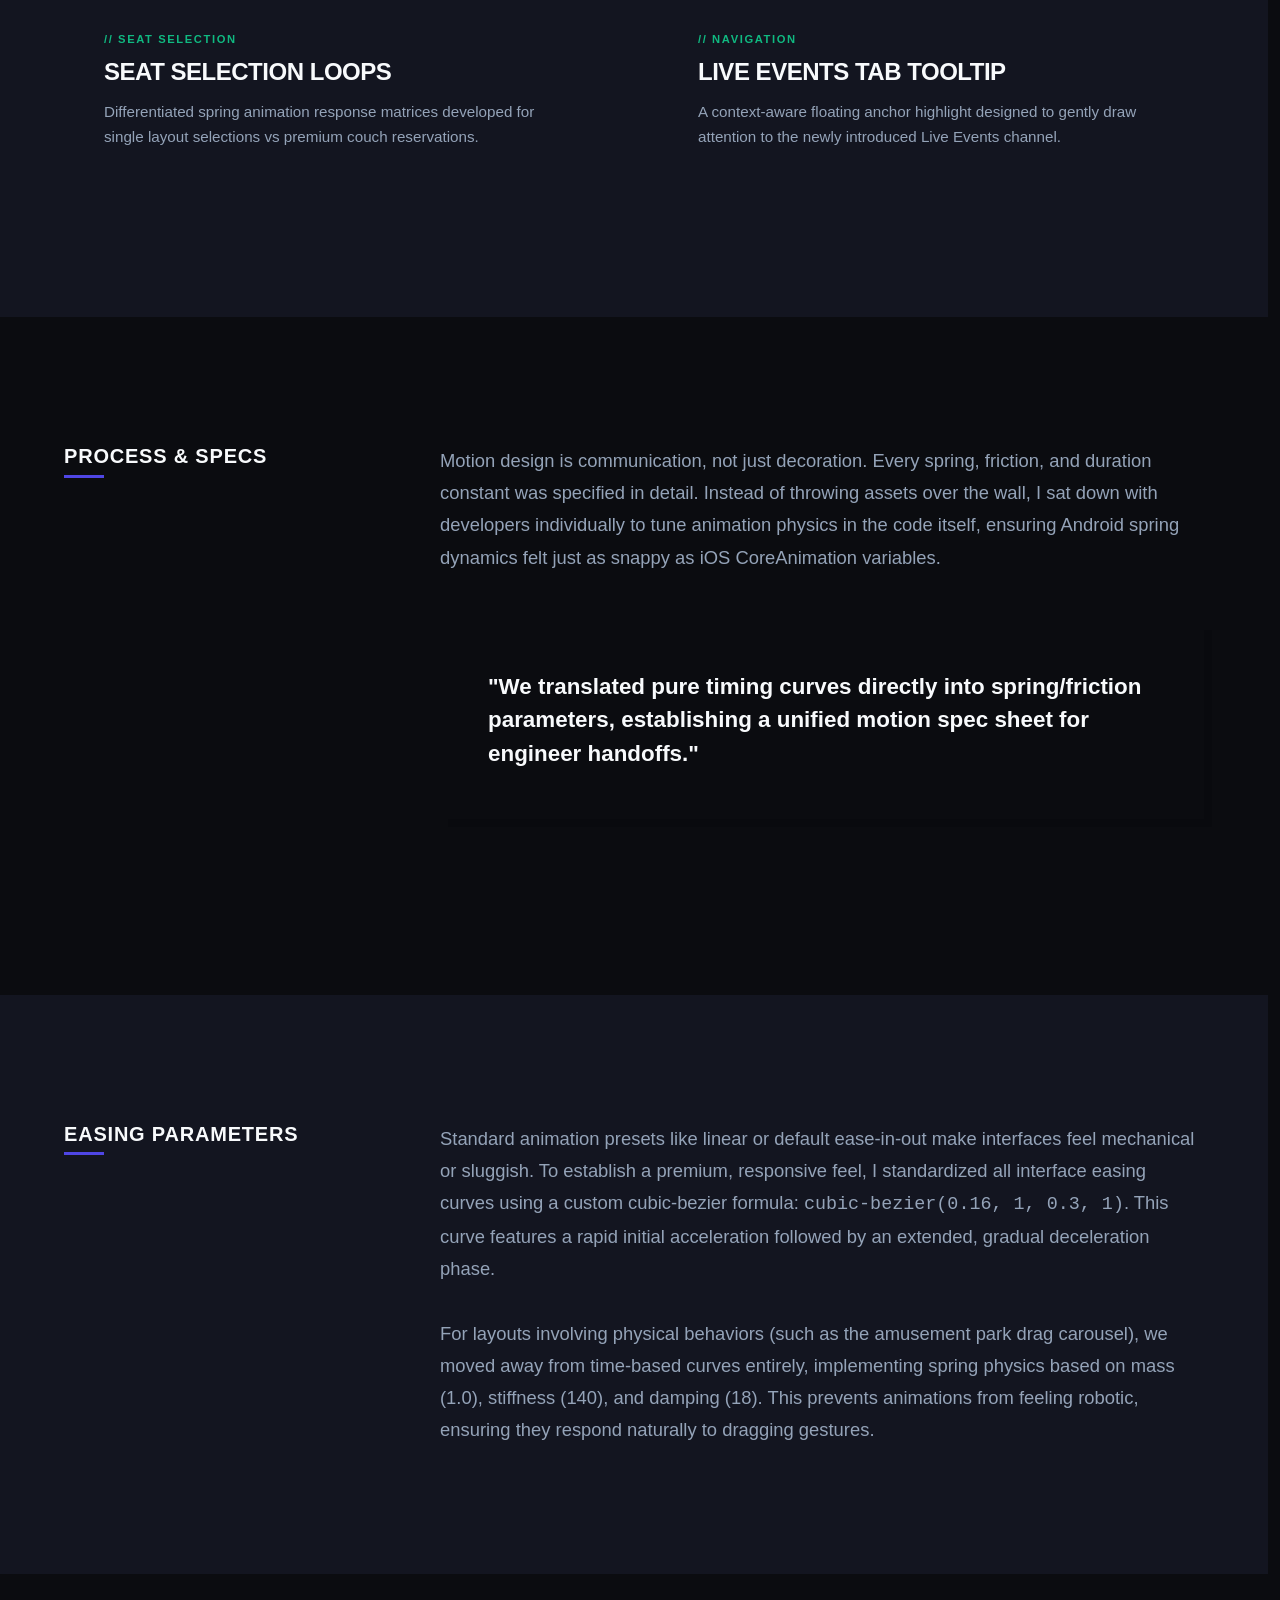
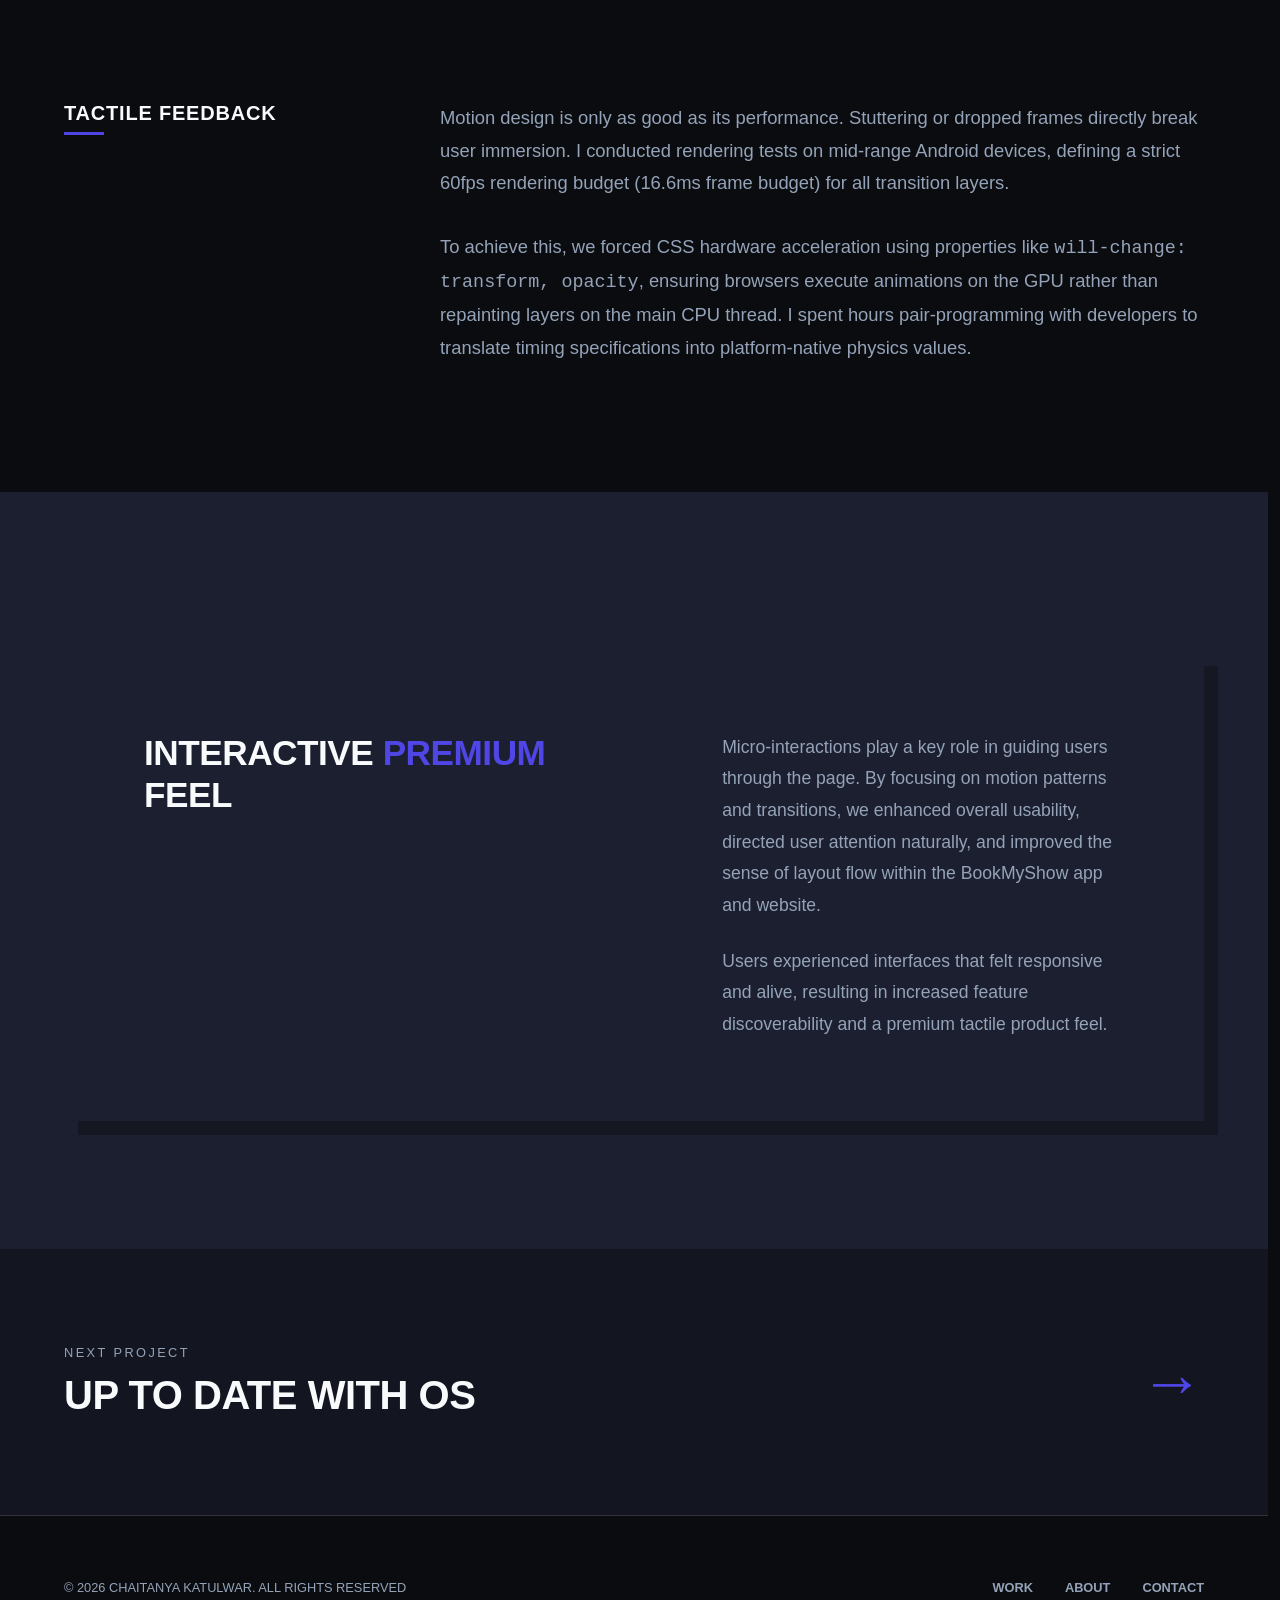
<file: work-micro-interactions.html>
<!DOCTYPE html>
<html lang="en" data-theme="dark">
<head>
  <meta charset="UTF-8">
  <meta name="viewport" content="width=device-width, initial-scale=1.0">
  <title>Micro Interactions // Chaitanya Katulwar UX Portfolio</title>
  <link rel="stylesheet" href="css/style.css">
  <link rel="stylesheet" href="css/case-study.css">
  <script>
    const savedTheme = localStorage.getItem('studio-theme') || 'dark';
    document.documentElement.setAttribute('data-theme', savedTheme);
  </script>
</head>
<body>

  <!-- Navigation -->
  <div class="nav-wrapper-fixed">
    <div class="central-menu-cluster">
      <a href="index.html" class="nav-btn">
        <svg viewBox="0 0 24 24" fill="none" stroke="currentColor"><path d="M3 9l9-7 9 7v11a2 2 0 0 1-2 2H5a2 2 0 0 1-2-2z"></path><polyline points="9 22 9 12 15 12 15 22"></polyline></svg>
        <span>Strange Titles</span>
      </a>
      
      <a href="index.html#industry" class="nav-btn active-nav">
        <svg viewBox="0 0 24 24" fill="none" stroke="currentColor"><rect x="2" y="7" width="20" height="14" rx="2" ry="2"></rect><path d="M16 21V5a2 2 0 0 0-2-2h-4a2 2 0 0 0-2 2v16"></path></svg>
        <span>Industry</span>
      </a>
      
      <a href="index.html#about" class="nav-btn">
        <svg viewBox="0 0 24 24" fill="none" stroke="currentColor"><path d="M20 21v-2a4 4 0 0 0-4-4H8a4 4 0 0 0-4 4v2"></path><circle cx="12" cy="7" r="4"></circle></svg>
        <span>About</span>
      </a>
    </div>

    <div class="theme-toggle-zone">
      <div class="brutalist-toggle-track">
        <button class="toggle-segment-btn moon-active" onclick="setStudioTheme('dark')" aria-label="Dark Mode">
          <svg viewBox="0 0 24 24" fill="none" stroke="currentColor" stroke-linecap="round" stroke-linejoin="round"><path d="M21 12.79A9 9 0 1 1 11.21 3 7 7 0 0 0 21 12.79z"></path></svg>
        </button>
        <button class="toggle-segment-btn sun-active" onclick="setStudioTheme('light')" aria-label="Light Mode">
          <svg viewBox="0 0 24 24" fill="none" stroke="currentColor" stroke-linecap="round" stroke-linejoin="round"><circle cx="12" cy="12" r="5"></circle><line x1="12" y1="1" x2="12" y2="3"></line><line x1="12" y1="21" x2="12" y2="23"></line><line x1="4.22" y1="4.22" x2="5.64" y2="5.64"></line><line x1="18.36" y1="18.36" x2="19.78" y2="19.78"></line><line x1="1" y1="12" x2="3" y2="12"></line><line x1="21" y1="12" x2="23" y2="12"></line><line x1="4.22" y1="19.78" x2="5.64" y2="18.36"></line><line x1="18.36" y1="5.64" x2="19.78" y2="4.22"></line></svg>
        </button>
      </div>
    </div>
  </div>

  <!-- Hero Billboard -->
  <header class="cs-hero">
    <div class="cs-hero-tagline">BookMyShow // Motion design and UI Physics</div>
    <h1 class="cs-hero-title">Micro Interactions: Fine-Tuning <span>Product Details</span></h1>
    
    <div class="cs-meta-grid">
      <div class="cs-meta-cell">
        <span class="cs-meta-label">Role</span>
        <span class="cs-meta-value">Lead Motion Designer</span>
      </div>
      <div class="cs-meta-cell">
        <span class="cs-meta-label">Scope</span>
        <span class="cs-meta-value">Core Interface Motion Specs</span>
      </div>
      <div class="cs-meta-cell">
        <span class="cs-meta-label">Platform</span>
        <span class="cs-meta-value">iOS, Android & Desktop Web</span>
      </div>
      <div class="cs-meta-cell">
        <span class="cs-meta-label">Year</span>
        <span class="cs-meta-value">2023 - 2025</span>
      </div>
    </div>
  </header>

  <!-- Cover Image -->
  <section class="cs-cover-image">
    <div class="cs-cover-container" style="background: none; box-shadow: none;">
      <video src="assets/micro-interactions/Carousel parallax.mp4" autoplay loop muted playsinline style="width: 100%; height: 100%; object-fit: cover; box-shadow: 12px 12px 0 var(--flat-shadow); border: 2px solid var(--text-main);"></video>
    </div>
  </section>

  <!-- Overview -->
  <section class="cs-section bg-main">
    <div class="cs-container">
      <div class="cs-split-2">
        <h2 class="cs-split-title">Overview</h2>
        <div class="cs-split-content">
          <p>Micro-interactions don't get headlines, but they're often the difference between an app that feels premium and one that feels unfinished. At BookMyShow, I owned motion design across the product, not just concepting interactions, but defining specs precise enough for iOS and Android engineers to build them exactly right, sitting with developers separately to get the details correct.</p>
          <p>The work includes a search bar with refined state logic and voice input, a parallax amusement parks carousel tested across multiple versions for UX quality, seat selection animations tuned individually for single seats and couch seats, and a tooltip that improved discoverability of the Live Events tab. Small details, deliberately designed.</p>
        </div>
      </div>
    </div>
  </section>

  <!-- 4 Interactions 2x2 Grid -->
  <section class="cs-section bg-panel" style="padding-top: 4rem;">
    <div class="cs-container">
      <div class="cs-split-2" style="grid-template-columns: 1fr; gap: 4rem;">
        <h2 class="cs-split-title">Four Core Interactions</h2>
        
        <div style="display: grid; grid-template-columns: repeat(2, 1fr); gap: 3rem; margin-top: 2rem;">
          
          <!-- Cell 1 (Search) -->
          <div class="interaction-media-cell" style="background-color: var(--surface-panel);">
            <div class="interaction-video-box">
              <video src="assets/micro-interactions/Search bar.mp4" autoplay loop muted playsinline style="width: 100%; height: 100%; object-fit: cover; display: block;"></video>
            </div>
            <div class="interaction-meta-box">
              <span class="interaction-meta-tag">// Search</span>
              <h3 class="interaction-meta-title">Search Bar State Logic</h3>
              <p class="interaction-meta-desc">Refined focusing transitions, instant active states, and custom voice input loops designed to remove input latency perception.</p>
            </div>
          </div>

          <!-- Cell 2 (Discovery) -->
          <div class="interaction-media-cell" style="background-color: var(--surface-hover);">
            <div class="interaction-video-box">
              <video src="assets/micro-interactions/Carousel parallax.mp4" autoplay loop muted playsinline style="width: 100%; height: 100%; object-fit: cover; display: block;"></video>
            </div>
            <div class="interaction-meta-box">
              <span class="interaction-meta-tag">// Discovery</span>
              <h3 class="interaction-meta-title">Parallax Carousel</h3>
              <p class="interaction-meta-desc">Custom physics parameters mapped to user swiping gestures to ensure smooth, hardware-accelerated carousel shifts across varying FPS boundaries.</p>
            </div>
          </div>

          <!-- Cell 3 (Seat selection) -->
          <div class="interaction-media-cell" style="background-color: var(--surface-hover);">
            <div class="interaction-video-box">
              <video src="assets/micro-interactions/movie seats.mp4" autoplay loop muted playsinline style="width: 100%; height: 100%; object-fit: cover; display: block;"></video>
            </div>
            <div class="interaction-meta-box">
              <span class="interaction-meta-tag">// Seat Selection</span>
              <h3 class="interaction-meta-title">Seat Selection Loops</h3>
              <p class="interaction-meta-desc">Differentiated spring animation response matrices developed for single layout selections vs premium couch reservations.</p>
            </div>
          </div>

          <!-- Cell 4 (Navigation) -->
          <div class="interaction-media-cell" style="background-color: var(--surface-panel);">
            <div class="interaction-video-box">
              <video src="assets/micro-interactions/tooltip.mp4" autoplay loop muted playsinline style="width: 100%; height: 100%; object-fit: cover; display: block;"></video>
            </div>
            <div class="interaction-meta-box">
              <span class="interaction-meta-tag">// Navigation</span>
              <h3 class="interaction-meta-title">Live Events Tab Tooltip</h3>
              <p class="interaction-meta-desc">A context-aware floating anchor highlight designed to gently draw attention to the newly introduced Live Events channel.</p>
            </div>
          </div>

        </div>
      </div>
    </div>
  </section>

  <!-- Process -->
  <section class="cs-section bg-main">
    <div class="cs-container">
      <div class="cs-split-2">
        <h2 class="cs-split-title">Process & specs</h2>
        <div class="cs-split-content">
          <p>Motion design is communication, not just decoration. Every spring, friction, and duration constant was specified in detail. Instead of throwing assets over the wall, I sat down with developers individually to tune animation physics in the code itself, ensuring Android spring dynamics felt just as snappy as iOS CoreAnimation variables.</p>
          <div class="cs-quote-box">
            "We translated pure timing curves directly into spring/friction parameters, establishing a unified motion spec sheet for engineer handoffs."
          </div>
        </div>
      </div>
    </div>
  </section>

  <!-- Easing Parameters -->
  <section class="cs-section bg-panel">
    <div class="cs-container">
      <div class="cs-split-2">
        <h2 class="cs-split-title">Easing Parameters</h2>
        <div class="cs-split-content">
          <p>Standard animation presets like linear or default ease-in-out make interfaces feel mechanical or sluggish. To establish a premium, responsive feel, I standardized all interface easing curves using a custom cubic-bezier formula: <code>cubic-bezier(0.16, 1, 0.3, 1)</code>. This curve features a rapid initial acceleration followed by an extended, gradual deceleration phase.</p>
          <p>For layouts involving physical behaviors (such as the amusement park drag carousel), we moved away from time-based curves entirely, implementing spring physics based on mass (1.0), stiffness (140), and damping (18). This prevents animations from feeling robotic, ensuring they respond naturally to dragging gestures.</p>
        </div>
      </div>
    </div>
  </section>

  <!-- Tactile Feedback -->
  <section class="cs-section bg-main">
    <div class="cs-container">
      <div class="cs-split-2">
        <h2 class="cs-split-title">Tactile Feedback</h2>
        <div class="cs-split-content">
          <p>Motion design is only as good as its performance. Stuttering or dropped frames directly break user immersion. I conducted rendering tests on mid-range Android devices, defining a strict 60fps rendering budget (16.6ms frame budget) for all transition layers.</p>
          <p>To achieve this, we forced CSS hardware acceleration using properties like <code>will-change: transform, opacity</code>, ensuring browsers execute animations on the GPU rather than repainting layers on the main CPU thread. I spent hours pair-programming with developers to translate timing specifications into platform-native physics values.</p>
        </div>
      </div>
    </div>
  </section>

  <!-- Outcome -->
  <section class="cs-section bg-hover">
    <div class="cs-container">
      <div class="cs-outcome-card">
        <h2 class="cs-outcome-statement">Interactive <span>Premium</span> Feel</h2>
        <div class="cs-outcome-details">
          <p>Micro-interactions play a key role in guiding users through the page. By focusing on motion patterns and transitions, we enhanced overall usability, directed user attention naturally, and improved the sense of layout flow within the BookMyShow app and website.</p>
          <p>Users experienced interfaces that felt responsive and alive, resulting in increased feature discoverability and a premium tactile product feel.</p>
        </div>
      </div>
    </div>
  </section>

  <!-- Next Project Panel -->
  <a href="work-os-updates.html" class="cs-next-panel">
    <div>
      <span class="cs-next-label">Next Project</span>
      <h3 class="cs-next-title">Up to Date with OS</h3>
    </div>
    <span class="cs-next-arrow">→</span>
  </a>

  <!-- Footer -->
  <footer class="cs-footer">
    <span>© 2026 CHAITANYA KATULWAR. ALL RIGHTS RESERVED</span>
    <div class="cs-footer-links">
      <a href="index.html">Work</a>
      <a href="index.html#about">About</a>
      <a href="mailto:chaitanyakatulwar@gmail.com">Contact</a>
    </div>
  </footer>

  <script>
    function setStudioTheme(themeToken) {
      document.documentElement.setAttribute('data-theme', themeToken);
      localStorage.setItem('studio-theme', themeToken);
    }
  </script>
</body>
</html>
</file>
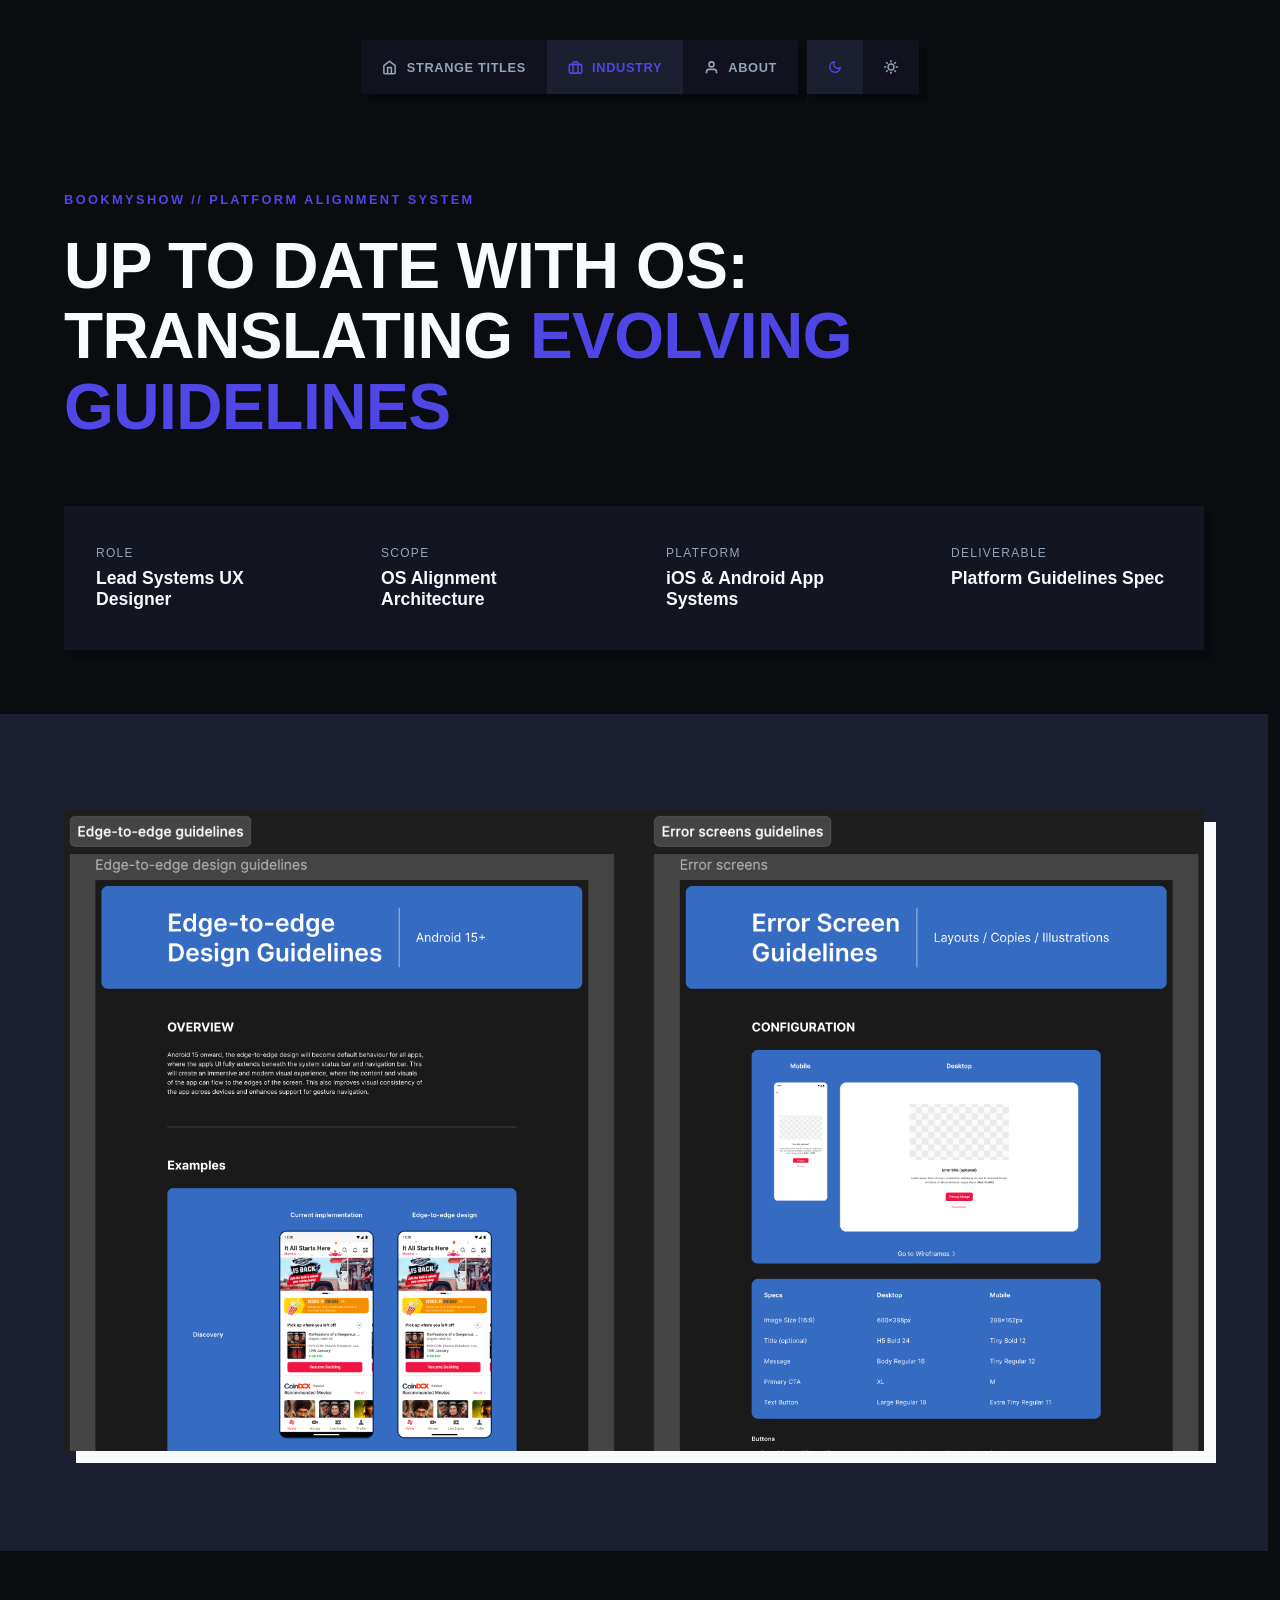
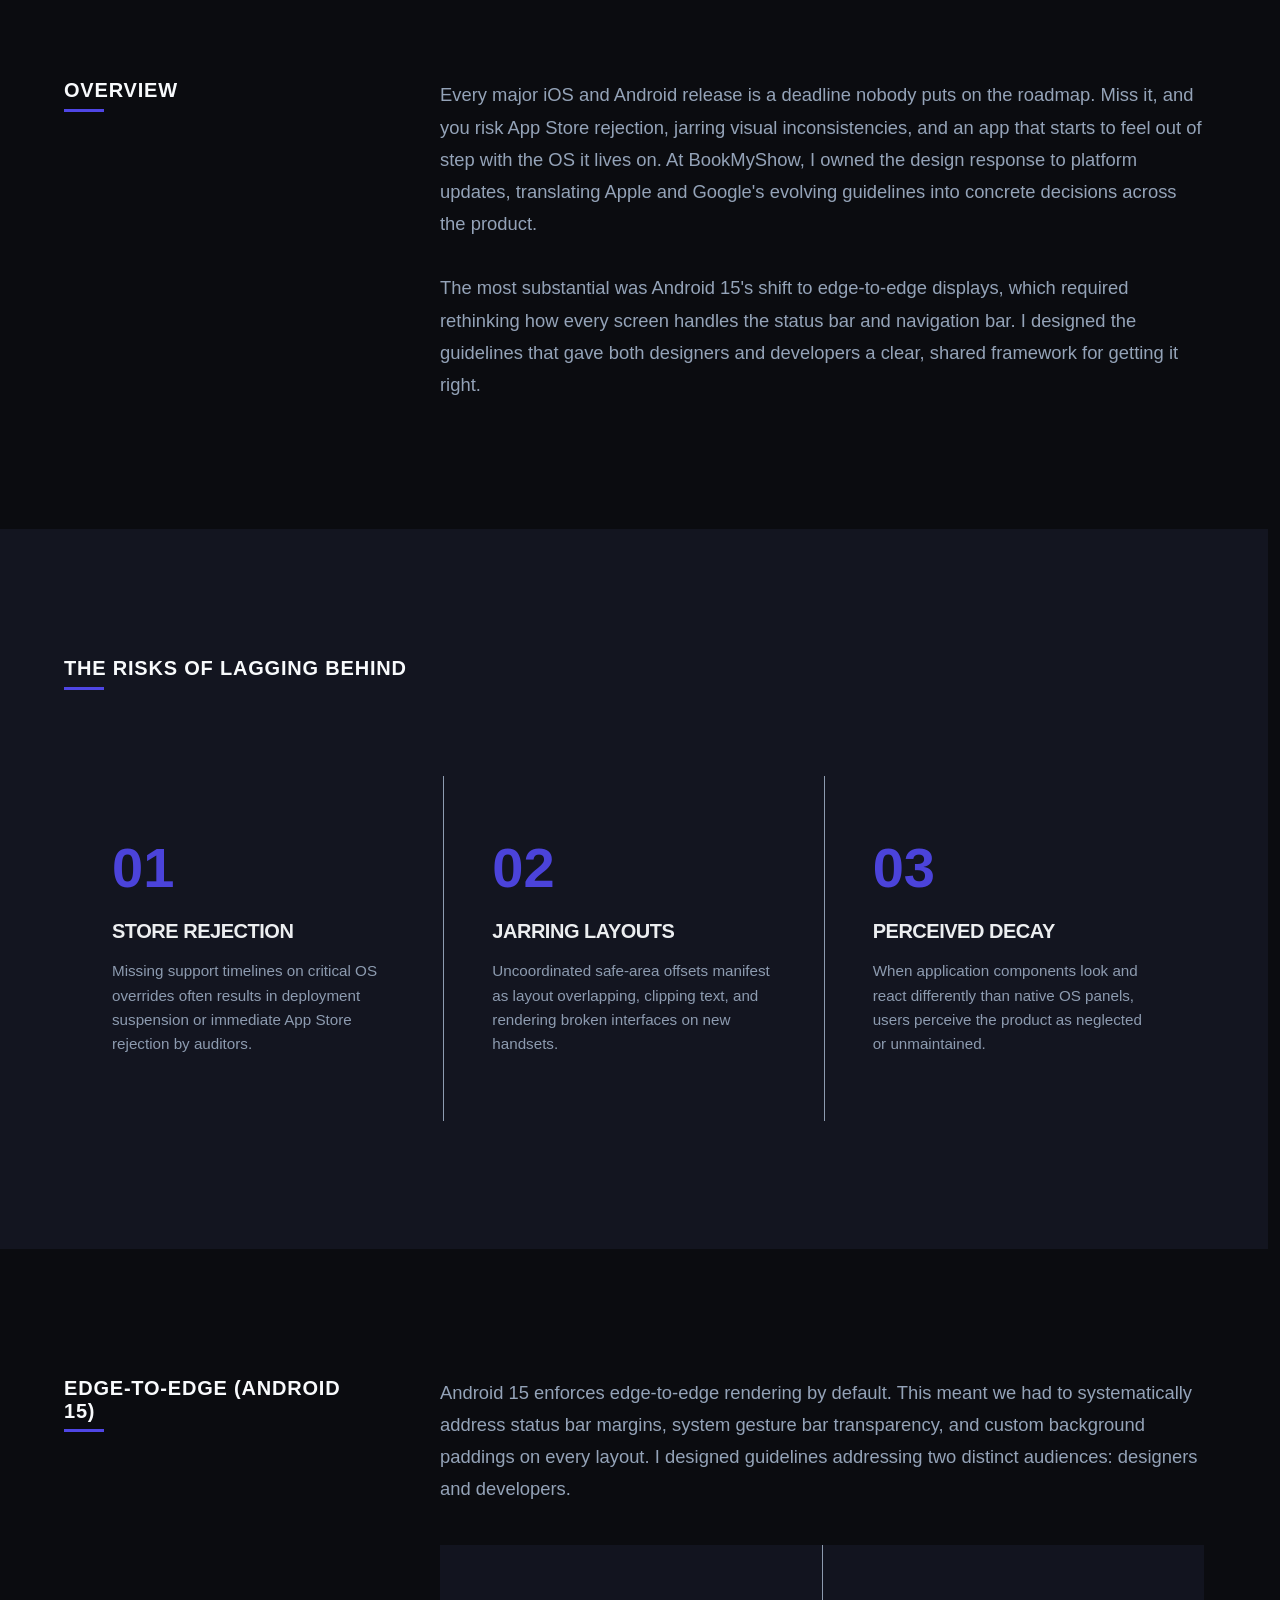
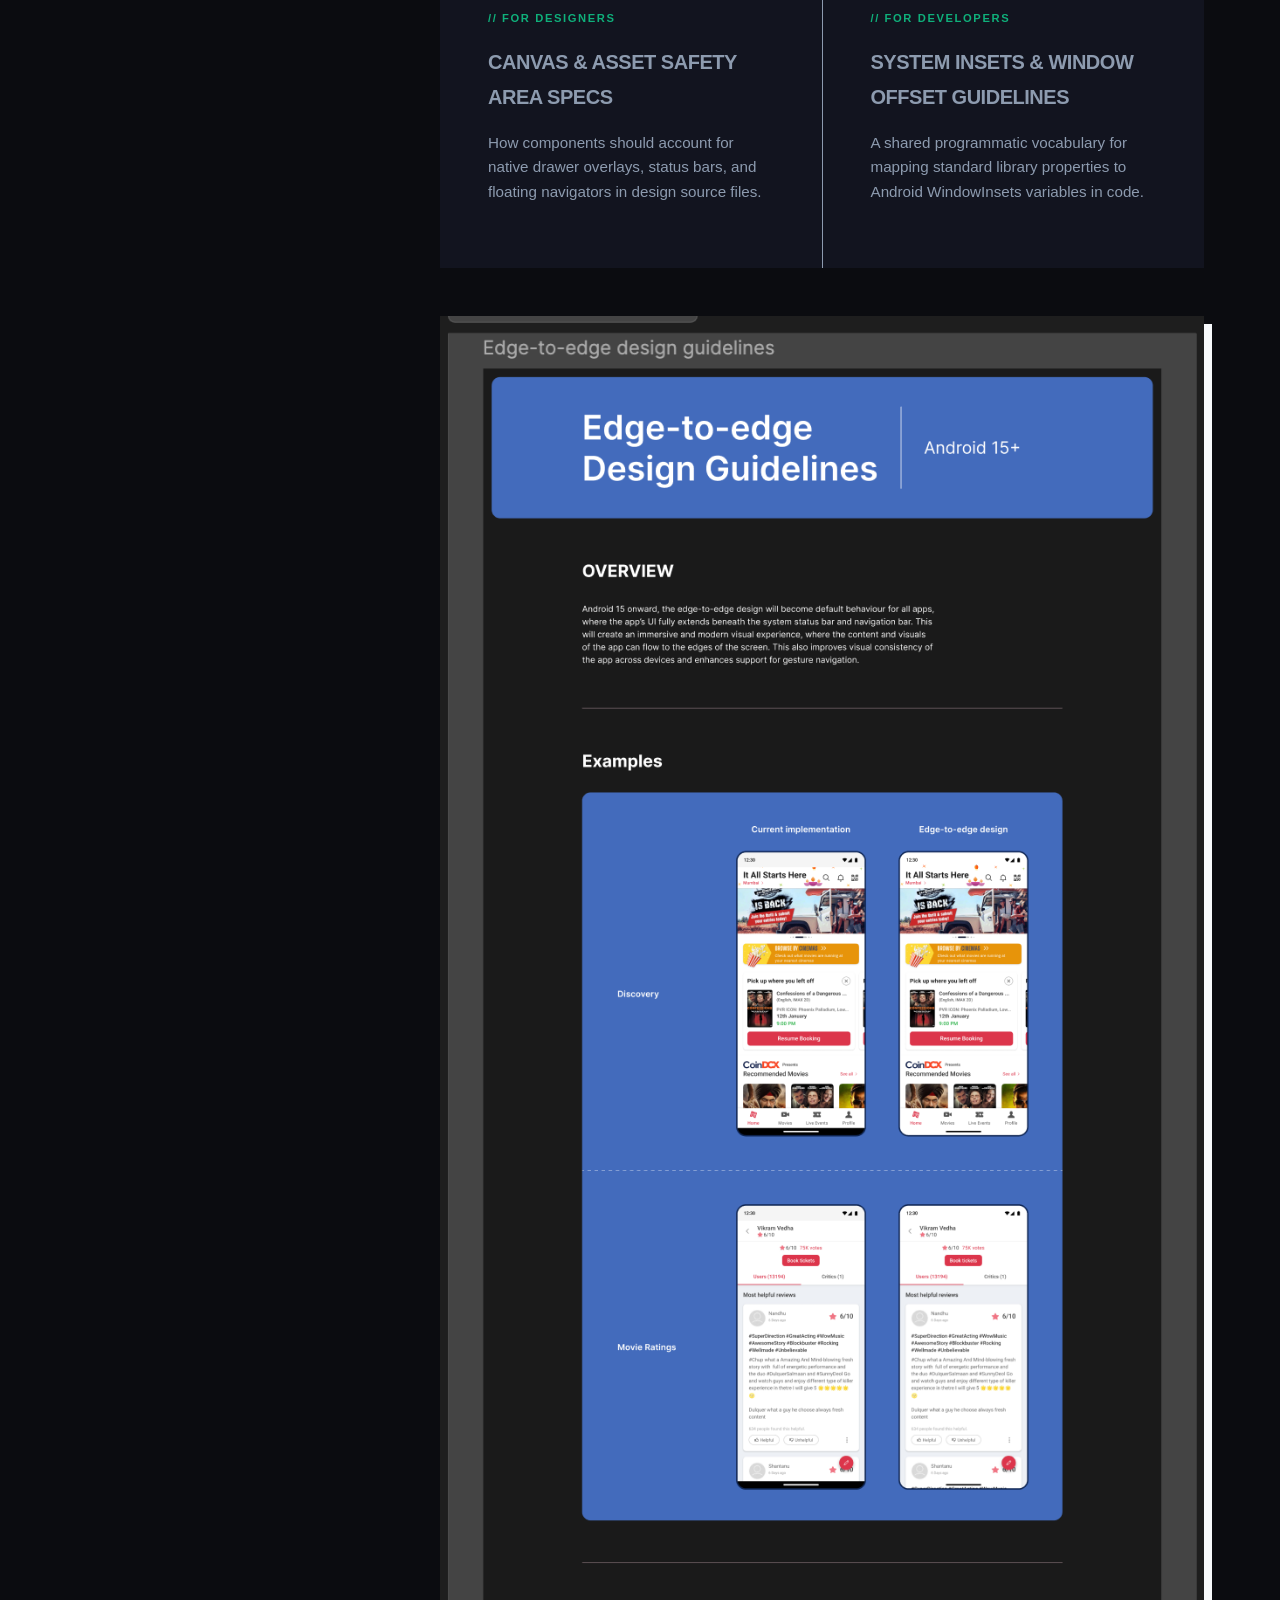
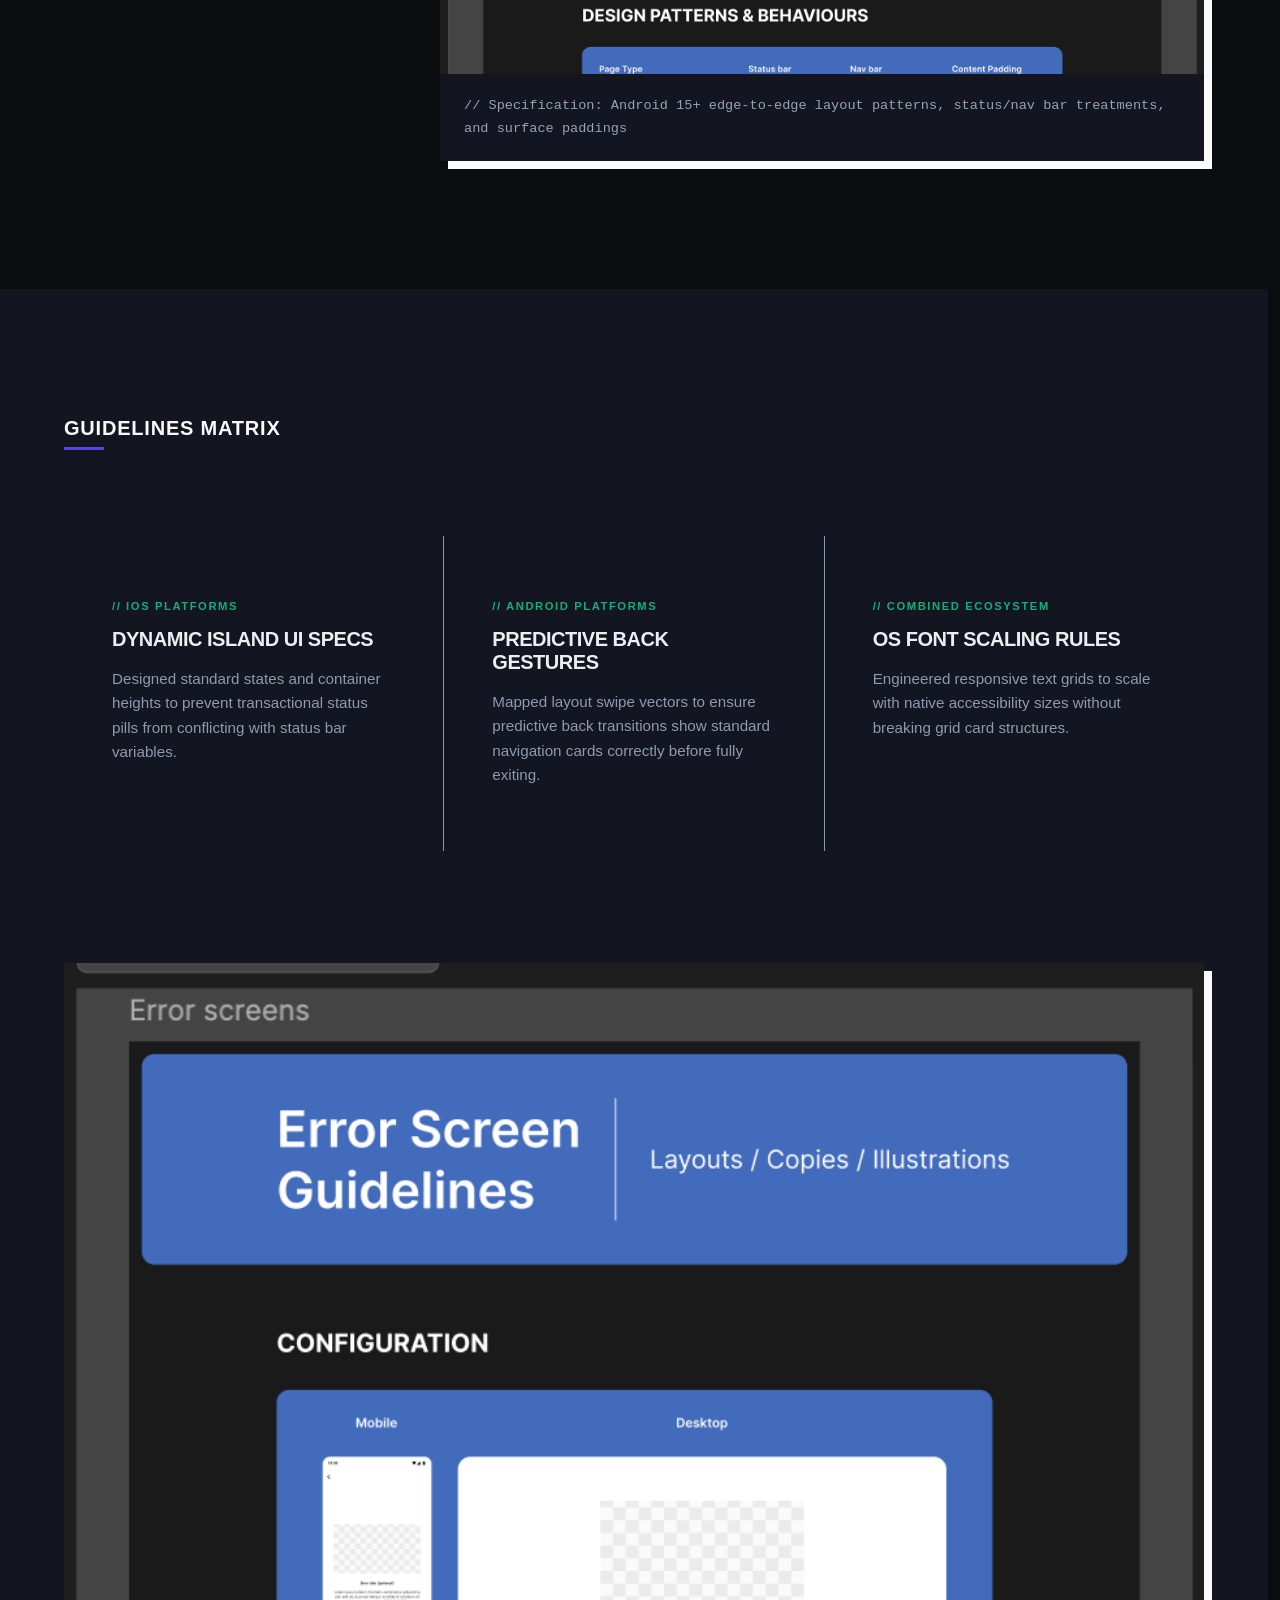
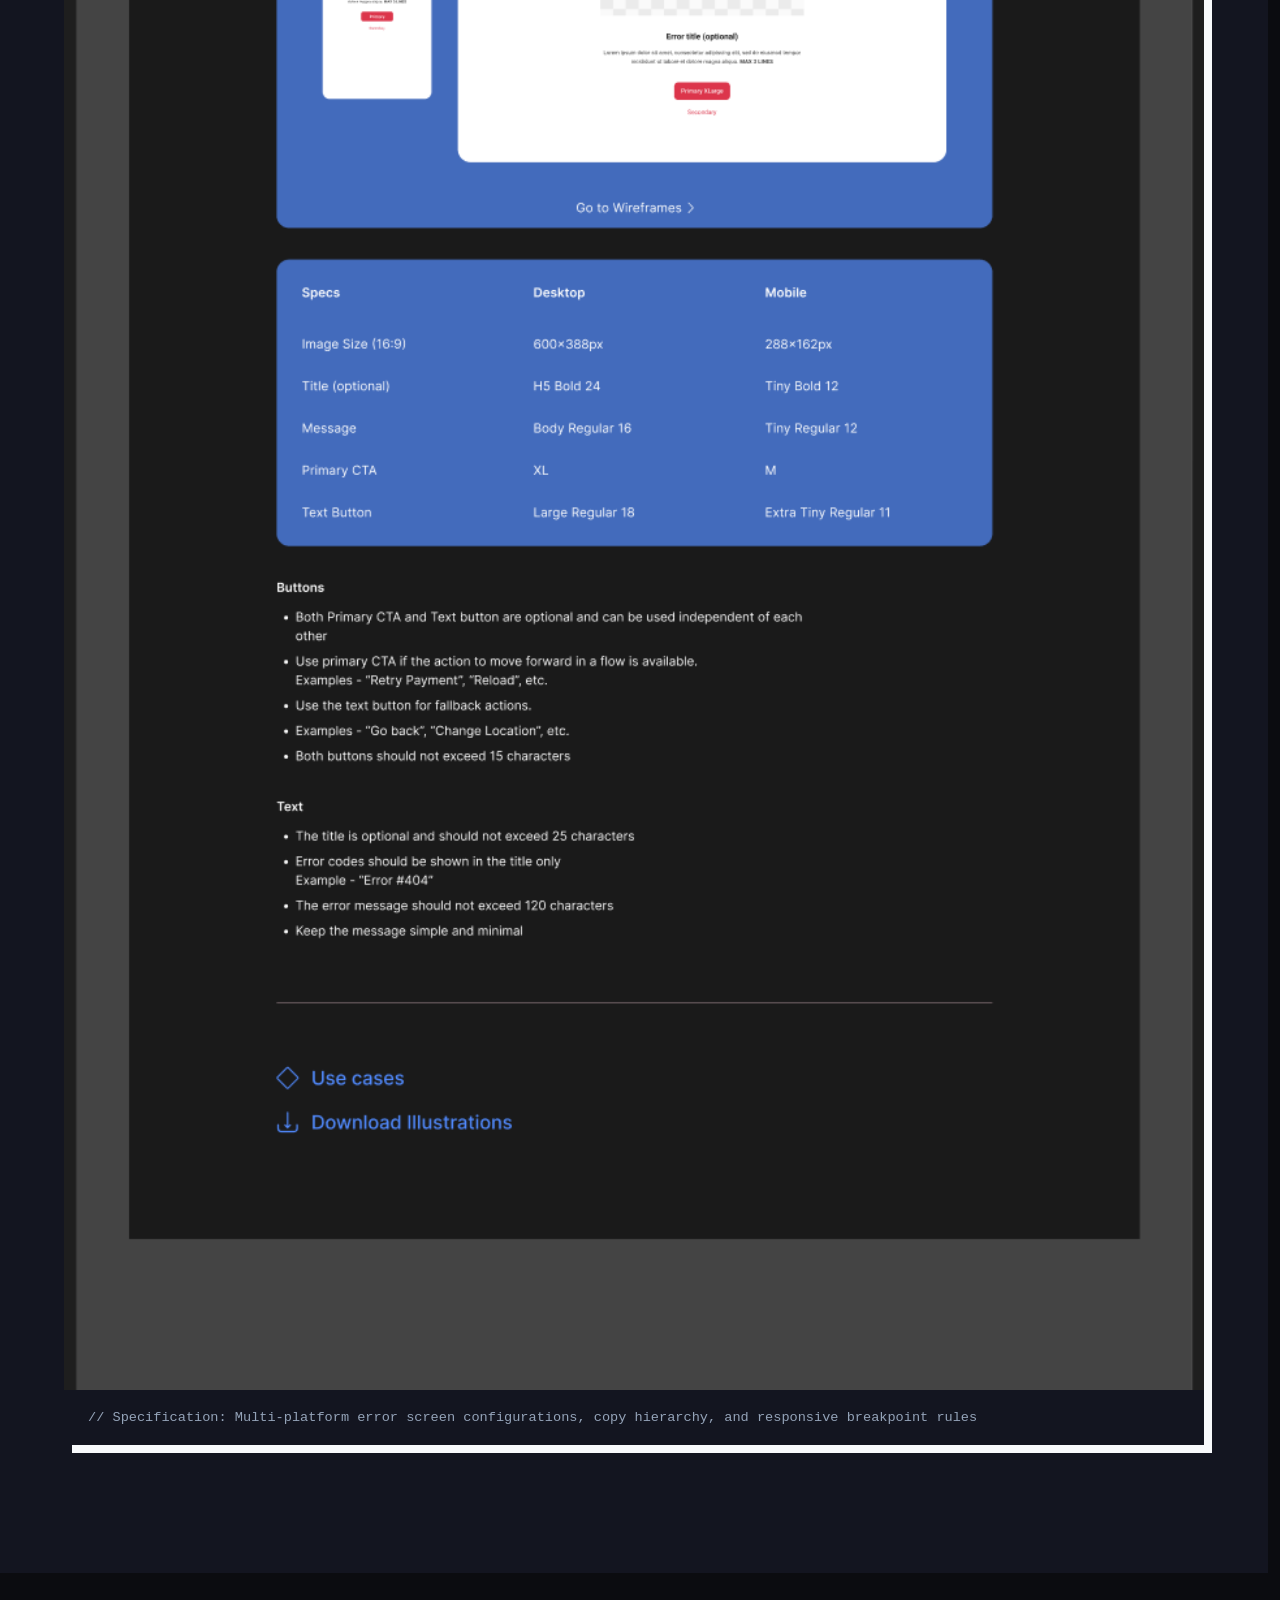
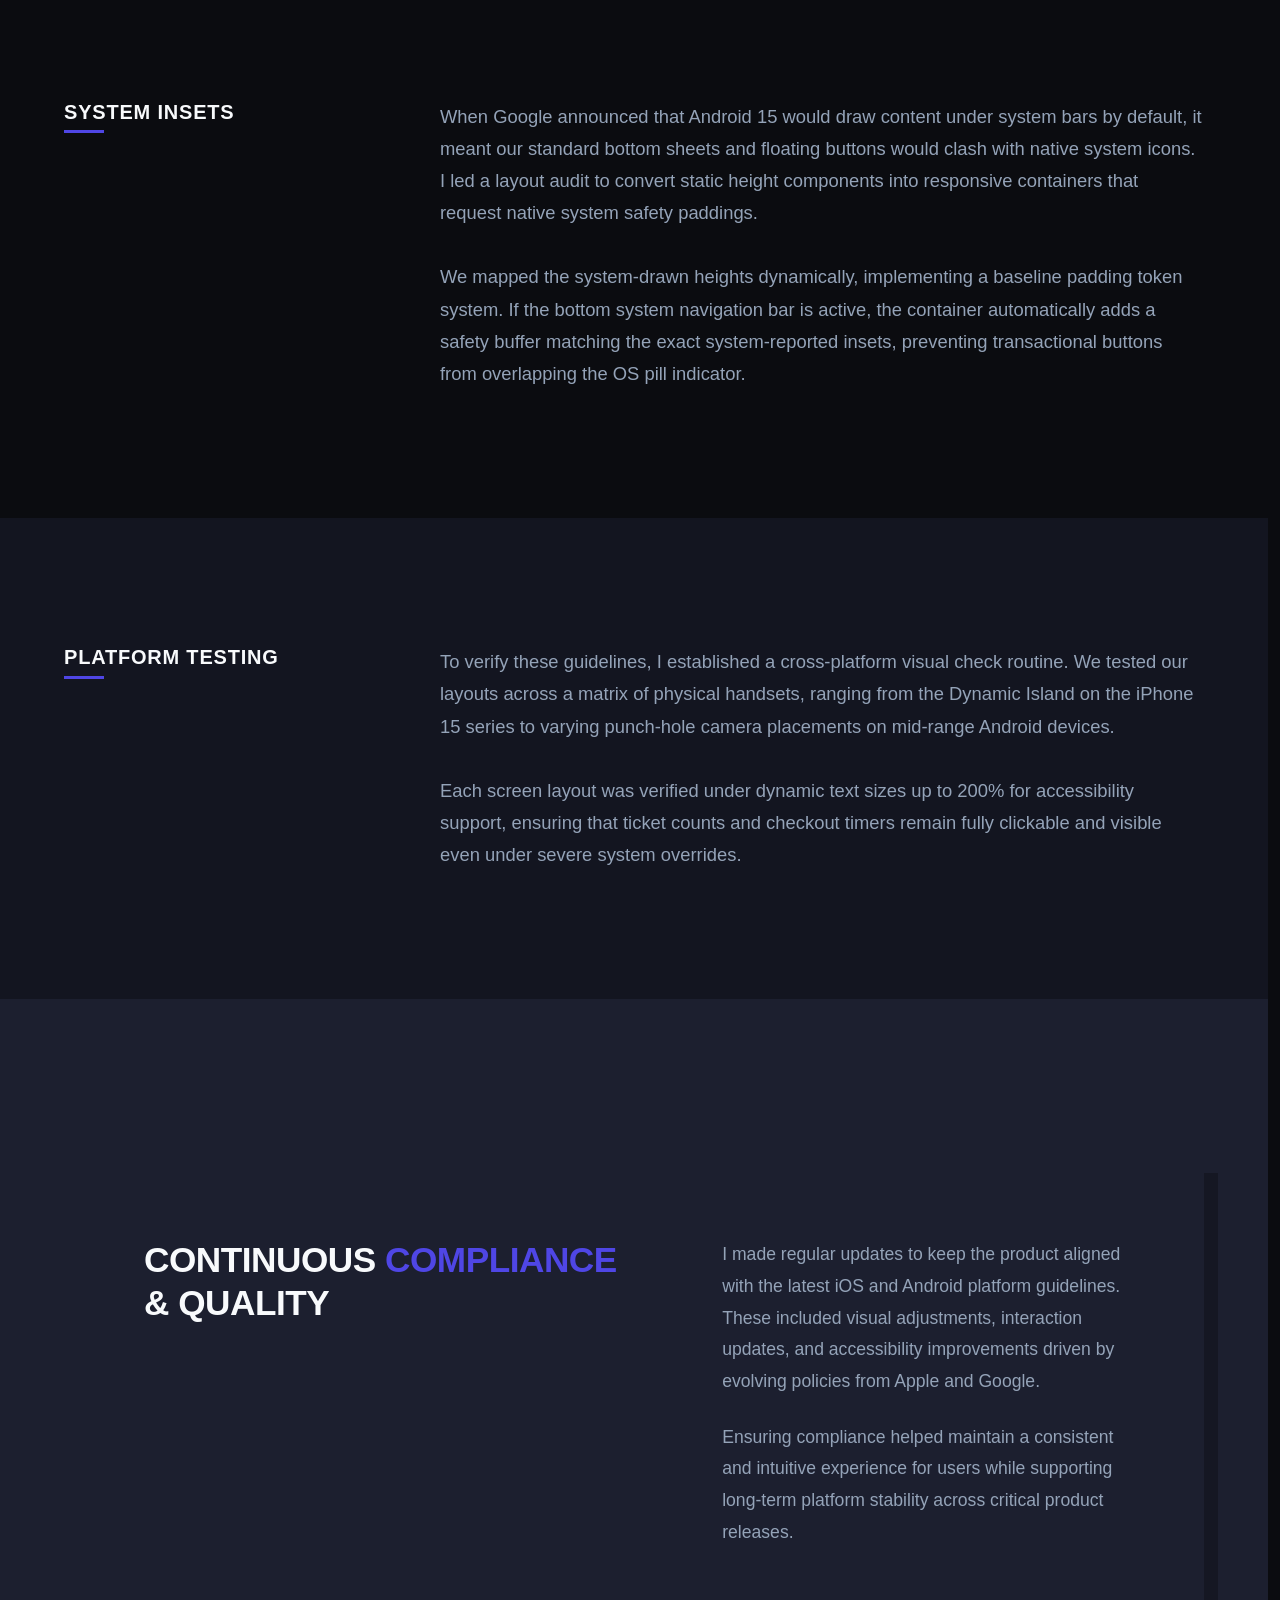
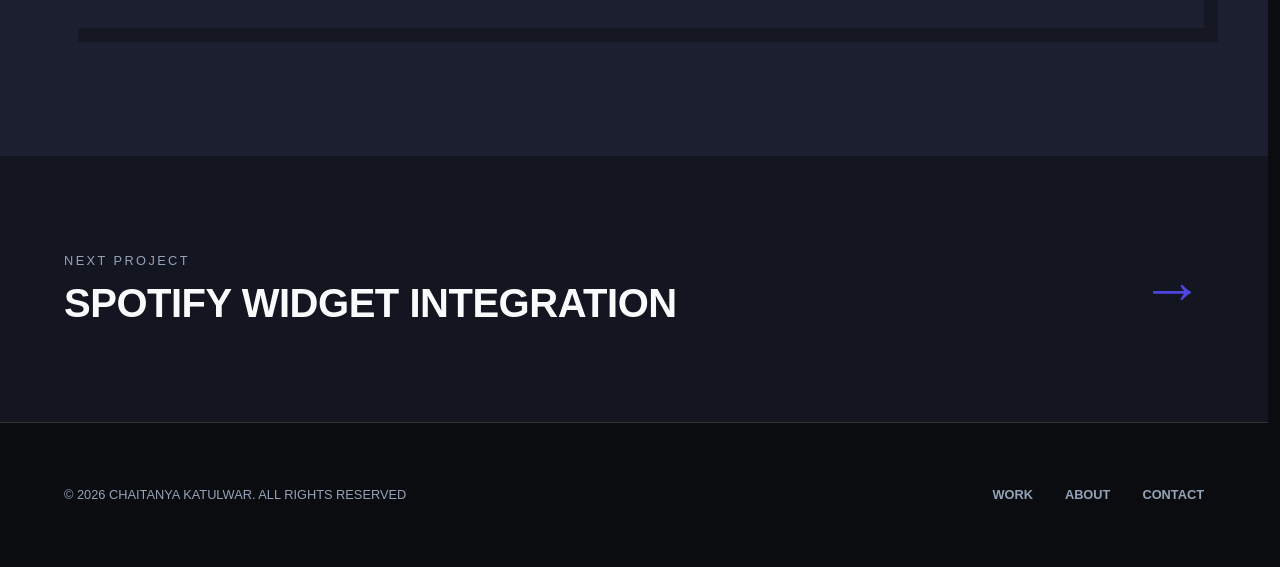
<file: work-os-updates.html>
<!DOCTYPE html>
<html lang="en" data-theme="dark">
<head>
  <meta charset="UTF-8">
  <meta name="viewport" content="width=device-width, initial-scale=1.0">
  <title>Up to Date with OS // Chaitanya Katulwar UX Portfolio</title>
  <link rel="stylesheet" href="css/style.css">
  <link rel="stylesheet" href="css/case-study.css">
  <script>
    const savedTheme = localStorage.getItem('studio-theme') || 'dark';
    document.documentElement.setAttribute('data-theme', savedTheme);
  </script>
</head>
<body>

  <!-- Navigation -->
  <div class="nav-wrapper-fixed">
    <div class="central-menu-cluster">
      <a href="index.html" class="nav-btn">
        <svg viewBox="0 0 24 24" fill="none" stroke="currentColor"><path d="M3 9l9-7 9 7v11a2 2 0 0 1-2 2H5a2 2 0 0 1-2-2z"></path><polyline points="9 22 9 12 15 12 15 22"></polyline></svg>
        <span>Strange Titles</span>
      </a>
      
      <a href="index.html#industry" class="nav-btn active-nav">
        <svg viewBox="0 0 24 24" fill="none" stroke="currentColor"><rect x="2" y="7" width="20" height="14" rx="2" ry="2"></rect><path d="M16 21V5a2 2 0 0 0-2-2h-4a2 2 0 0 0-2 2v16"></path></svg>
        <span>Industry</span>
      </a>
      
      <a href="index.html#about" class="nav-btn">
        <svg viewBox="0 0 24 24" fill="none" stroke="currentColor"><path d="M20 21v-2a4 4 0 0 0-4-4H8a4 4 0 0 0-4 4v2"></path><circle cx="12" cy="7" r="4"></circle></svg>
        <span>About</span>
      </a>
    </div>

    <div class="theme-toggle-zone">
      <div class="brutalist-toggle-track">
        <button class="toggle-segment-btn moon-active" onclick="setStudioTheme('dark')" aria-label="Dark Mode">
          <svg viewBox="0 0 24 24" fill="none" stroke="currentColor" stroke-linecap="round" stroke-linejoin="round"><path d="M21 12.79A9 9 0 1 1 11.21 3 7 7 0 0 0 21 12.79z"></path></svg>
        </button>
        <button class="toggle-segment-btn sun-active" onclick="setStudioTheme('light')" aria-label="Light Mode">
          <svg viewBox="0 0 24 24" fill="none" stroke="currentColor" stroke-linecap="round" stroke-linejoin="round"><circle cx="12" cy="12" r="5"></circle><line x1="12" y1="1" x2="12" y2="3"></line><line x1="12" y1="21" x2="12" y2="23"></line><line x1="4.22" y1="4.22" x2="5.64" y2="5.64"></line><line x1="18.36" y1="18.36" x2="19.78" y2="19.78"></line><line x1="1" y1="12" x2="3" y2="12"></line><line x1="21" y1="12" x2="23" y2="12"></line><line x1="4.22" y1="19.78" x2="5.64" y2="18.36"></line><line x1="18.36" y1="5.64" x2="19.78" y2="4.22"></line></svg>
        </button>
      </div>
    </div>
  </div>

  <!-- Hero Billboard -->
  <header class="cs-hero">
    <div class="cs-hero-tagline">BookMyShow // Platform Alignment System</div>
    <h1 class="cs-hero-title">Up to Date with OS: Translating <span>Evolving Guidelines</span></h1>
    
    <div class="cs-meta-grid">
      <div class="cs-meta-cell">
        <span class="cs-meta-label">Role</span>
        <span class="cs-meta-value">Lead Systems UX Designer</span>
      </div>
      <div class="cs-meta-cell">
        <span class="cs-meta-label">Scope</span>
        <span class="cs-meta-value">OS Alignment Architecture</span>
      </div>
      <div class="cs-meta-cell">
        <span class="cs-meta-label">Platform</span>
        <span class="cs-meta-value">iOS & Android App Systems</span>
      </div>
      <div class="cs-meta-cell">
        <span class="cs-meta-label">Deliverable</span>
        <span class="cs-meta-value">Platform Guidelines Spec</span>
      </div>
    </div>
  </header>

  <!-- Cover Image -->
  <section class="cs-cover-image">
    <div class="cs-cover-container" style="background: none; box-shadow: none;">
      <img src="assets/os-updates/screenshot_2025-11-08_at_1.13.24___pm.png" alt="Platform Alignment System Specifications" style="width: 100%; height: 100%; object-fit: cover; object-position: top; box-shadow: 12px 12px 0 var(--flat-shadow); border: 2px solid var(--text-main);">
    </div>
  </section>

  <!-- Overview -->
  <section class="cs-section bg-main">
    <div class="cs-container">
      <div class="cs-split-2">
        <h2 class="cs-split-title">Overview</h2>
        <div class="cs-split-content">
          <p>Every major iOS and Android release is a deadline nobody puts on the roadmap. Miss it, and you risk App Store rejection, jarring visual inconsistencies, and an app that starts to feel out of step with the OS it lives on. At BookMyShow, I owned the design response to platform updates, translating Apple and Google's evolving guidelines into concrete decisions across the product.</p>
          <p>The most substantial was Android 15's shift to edge-to-edge displays, which required rethinking how every screen handles the status bar and navigation bar. I designed the guidelines that gave both designers and developers a clear, shared framework for getting it right.</p>
        </div>
      </div>
    </div>
  </section>

  <!-- Platform Alignment Risks (3 columns) -->
  <section class="cs-section bg-panel">
    <div class="cs-container">
      <div class="cs-split-2" style="grid-template-columns: 1fr; gap: 4rem;">
        <h2 class="cs-split-title" style="margin-bottom: 0;">The Risks of Lagging Behind</h2>
        <div class="cs-hairline-grid cols-3" style="margin-top: 2rem;">
          <div class="cs-grid-cell">
            <div class="cs-grid-number">01</div>
            <h3 class="cs-grid-title">Store Rejection</h3>
            <p class="cs-grid-desc">Missing support timelines on critical OS overrides often results in deployment suspension or immediate App Store rejection by auditors.</p>
          </div>
          <div class="cs-grid-cell">
            <div class="cs-grid-number">02</div>
            <h3 class="cs-grid-title">Jarring Layouts</h3>
            <p class="cs-grid-desc">Uncoordinated safe-area offsets manifest as layout overlapping, clipping text, and rendering broken interfaces on new handsets.</p>
          </div>
          <div class="cs-grid-cell">
            <div class="cs-grid-number">03</div>
            <h3 class="cs-grid-title">Perceived Decay</h3>
            <p class="cs-grid-desc">When application components look and react differently than native OS panels, users perceive the product as neglected or unmaintained.</p>
          </div>
        </div>
      </div>
    </div>
  </section>

  <!-- Edge to Edge Android 15 Featured Grid -->
  <section class="cs-section bg-main">
    <div class="cs-container">
      <div class="cs-split-2">
        <h2 class="cs-split-title">Edge-to-Edge (Android 15)</h2>
        <div class="cs-split-content">
          <p>Android 15 enforces edge-to-edge rendering by default. This meant we had to systematically address status bar margins, system gesture bar transparency, and custom background paddings on every layout. I designed guidelines addressing two distinct audiences: designers and developers.</p>
          
          <div class="cs-hairline-grid cols-2" style="margin-top: 2.5rem; background-color: var(--text-muted); gap: 1px;">
            <div class="cs-grid-cell" style="background-color: var(--surface-panel);">
              <span class="interaction-meta-tag">// For Designers</span>
              <h3 class="cs-grid-title" style="margin-top: 1rem;">Canvas & Asset Safety Area specs</h3>
              <p class="cs-grid-desc">How components should account for native drawer overlays, status bars, and floating navigators in design source files.</p>
            </div>
            <div class="cs-grid-cell" style="background-color: var(--surface-panel);">
              <span class="interaction-meta-tag">// For Developers</span>
              <h3 class="cs-grid-title" style="margin-top: 1rem;">System Insets & Window Offset guidelines</h3>
              <p class="cs-grid-desc">A shared programmatic vocabulary for mapping standard library properties to Android WindowInsets variables in code.</p>
            </div>
          </div>

          <div style="margin-top: 3rem; border: 2px solid var(--text-main); box-shadow: 8px 8px 0 var(--flat-shadow); overflow: hidden; background-color: var(--surface-panel);">
            <img src="assets/os-updates/edge-to-edge-guidelines.png" alt="Android 15 Edge-to-Edge Design Guidelines and Behaviors" style="width: 100%; height: auto; display: block;">
            <div style="padding: 1.25rem 1.5rem; font-family: monospace; font-size: 0.85rem; color: var(--text-muted); border-top: 1px solid var(--text-muted); background: var(--surface-panel);">
              // Specification: Android 15+ edge-to-edge layout patterns, status/nav bar treatments, and surface paddings
            </div>
          </div>

        </div>
      </div>
    </div>
  </section>

  <!-- Other updates (3 columns) -->
  <section class="cs-section bg-panel">
    <div class="cs-container">
      <div class="cs-split-2" style="grid-template-columns: 1fr; gap: 4rem;">
        <h2 class="cs-split-title">Guidelines Matrix</h2>
        <div class="cs-hairline-grid cols-3" style="margin-top: 2rem;">
          <div class="cs-grid-cell">
            <span class="interaction-meta-tag">// iOS Platforms</span>
            <h3 class="cs-grid-title" style="margin-top: 1rem;">Dynamic Island UI specs</h3>
            <p class="cs-grid-desc">Designed standard states and container heights to prevent transactional status pills from conflicting with status bar variables.</p>
          </div>
          <div class="cs-grid-cell">
            <span class="interaction-meta-tag">// Android Platforms</span>
            <h3 class="cs-grid-title" style="margin-top: 1rem;">Predictive Back gestures</h3>
            <p class="cs-grid-desc">Mapped layout swipe vectors to ensure predictive back transitions show standard navigation cards correctly before fully exiting.</p>
          </div>
          <div class="cs-grid-cell">
            <span class="interaction-meta-tag">// Combined Ecosystem</span>
            <h3 class="cs-grid-title" style="margin-top: 1rem;">OS Font Scaling rules</h3>
            <p class="cs-grid-desc">Engineered responsive text grids to scale with native accessibility sizes without breaking grid card structures.</p>
          </div>
        </div>

        <div style="margin-top: 3rem; border: 2px solid var(--text-main); box-shadow: 8px 8px 0 var(--flat-shadow); overflow: hidden; background-color: var(--surface-panel);">
          <img src="assets/os-updates/error-screens-guidelines.png" alt="Error Screen Guidelines, Layouts, and Specifications" style="width: 100%; height: auto; display: block;">
          <div style="padding: 1.25rem 1.5rem; font-family: monospace; font-size: 0.85rem; color: var(--text-muted); border-top: 1px solid var(--text-muted); background: var(--surface-panel);">
            // Specification: Multi-platform error screen configurations, copy hierarchy, and responsive breakpoint rules
          </div>
        </div>
      </div>
    </div>
  </section>

  <!-- System Inset Strategy -->
  <section class="cs-section bg-main">
    <div class="cs-container">
      <div class="cs-split-2">
        <h2 class="cs-split-title">System Insets</h2>
        <div class="cs-split-content">
          <p>When Google announced that Android 15 would draw content under system bars by default, it meant our standard bottom sheets and floating buttons would clash with native system icons. I led a layout audit to convert static height components into responsive containers that request native system safety paddings.</p>
          <p>We mapped the system-drawn heights dynamically, implementing a baseline padding token system. If the bottom system navigation bar is active, the container automatically adds a safety buffer matching the exact system-reported insets, preventing transactional buttons from overlapping the OS pill indicator.</p>
        </div>
      </div>
    </div>
  </section>

  <!-- Dynamic Platform Testing -->
  <section class="cs-section bg-panel">
    <div class="cs-container">
      <div class="cs-split-2">
        <h2 class="cs-split-title">Platform Testing</h2>
        <div class="cs-split-content">
          <p>To verify these guidelines, I established a cross-platform visual check routine. We tested our layouts across a matrix of physical handsets, ranging from the Dynamic Island on the iPhone 15 series to varying punch-hole camera placements on mid-range Android devices.</p>
          <p>Each screen layout was verified under dynamic text sizes up to 200% for accessibility support, ensuring that ticket counts and checkout timers remain fully clickable and visible even under severe system overrides.</p>
        </div>
      </div>
    </div>
  </section>

  <!-- Outcome -->
  <section class="cs-section bg-hover">
    <div class="cs-container">
      <div class="cs-outcome-card">
        <h2 class="cs-outcome-statement">Continuous <span>Compliance</span> & Quality</h2>
        <div class="cs-outcome-details">
          <p>I made regular updates to keep the product aligned with the latest iOS and Android platform guidelines. These included visual adjustments, interaction updates, and accessibility improvements driven by evolving policies from Apple and Google.</p>
          <p>Ensuring compliance helped maintain a consistent and intuitive experience for users while supporting long-term platform stability across critical product releases.</p>
        </div>
      </div>
    </div>
  </section>

  <!-- Next Project Panel -->
  <a href="work-spotify-widget.html" class="cs-next-panel">
    <div>
      <span class="cs-next-label">Next Project</span>
      <h3 class="cs-next-title">Spotify Widget Integration</h3>
    </div>
    <span class="cs-next-arrow">→</span>
  </a>

  <!-- Footer -->
  <footer class="cs-footer">
    <span>© 2026 CHAITANYA KATULWAR. ALL RIGHTS RESERVED</span>
    <div class="cs-footer-links">
      <a href="index.html">Work</a>
      <a href="index.html#about">About</a>
      <a href="mailto:chaitanyakatulwar@gmail.com">Contact</a>
    </div>
  </footer>

  <script>
    function setStudioTheme(themeToken) {
      document.documentElement.setAttribute('data-theme', themeToken);
      localStorage.setItem('studio-theme', themeToken);
    }
  </script>
</body>
</html>
</file>
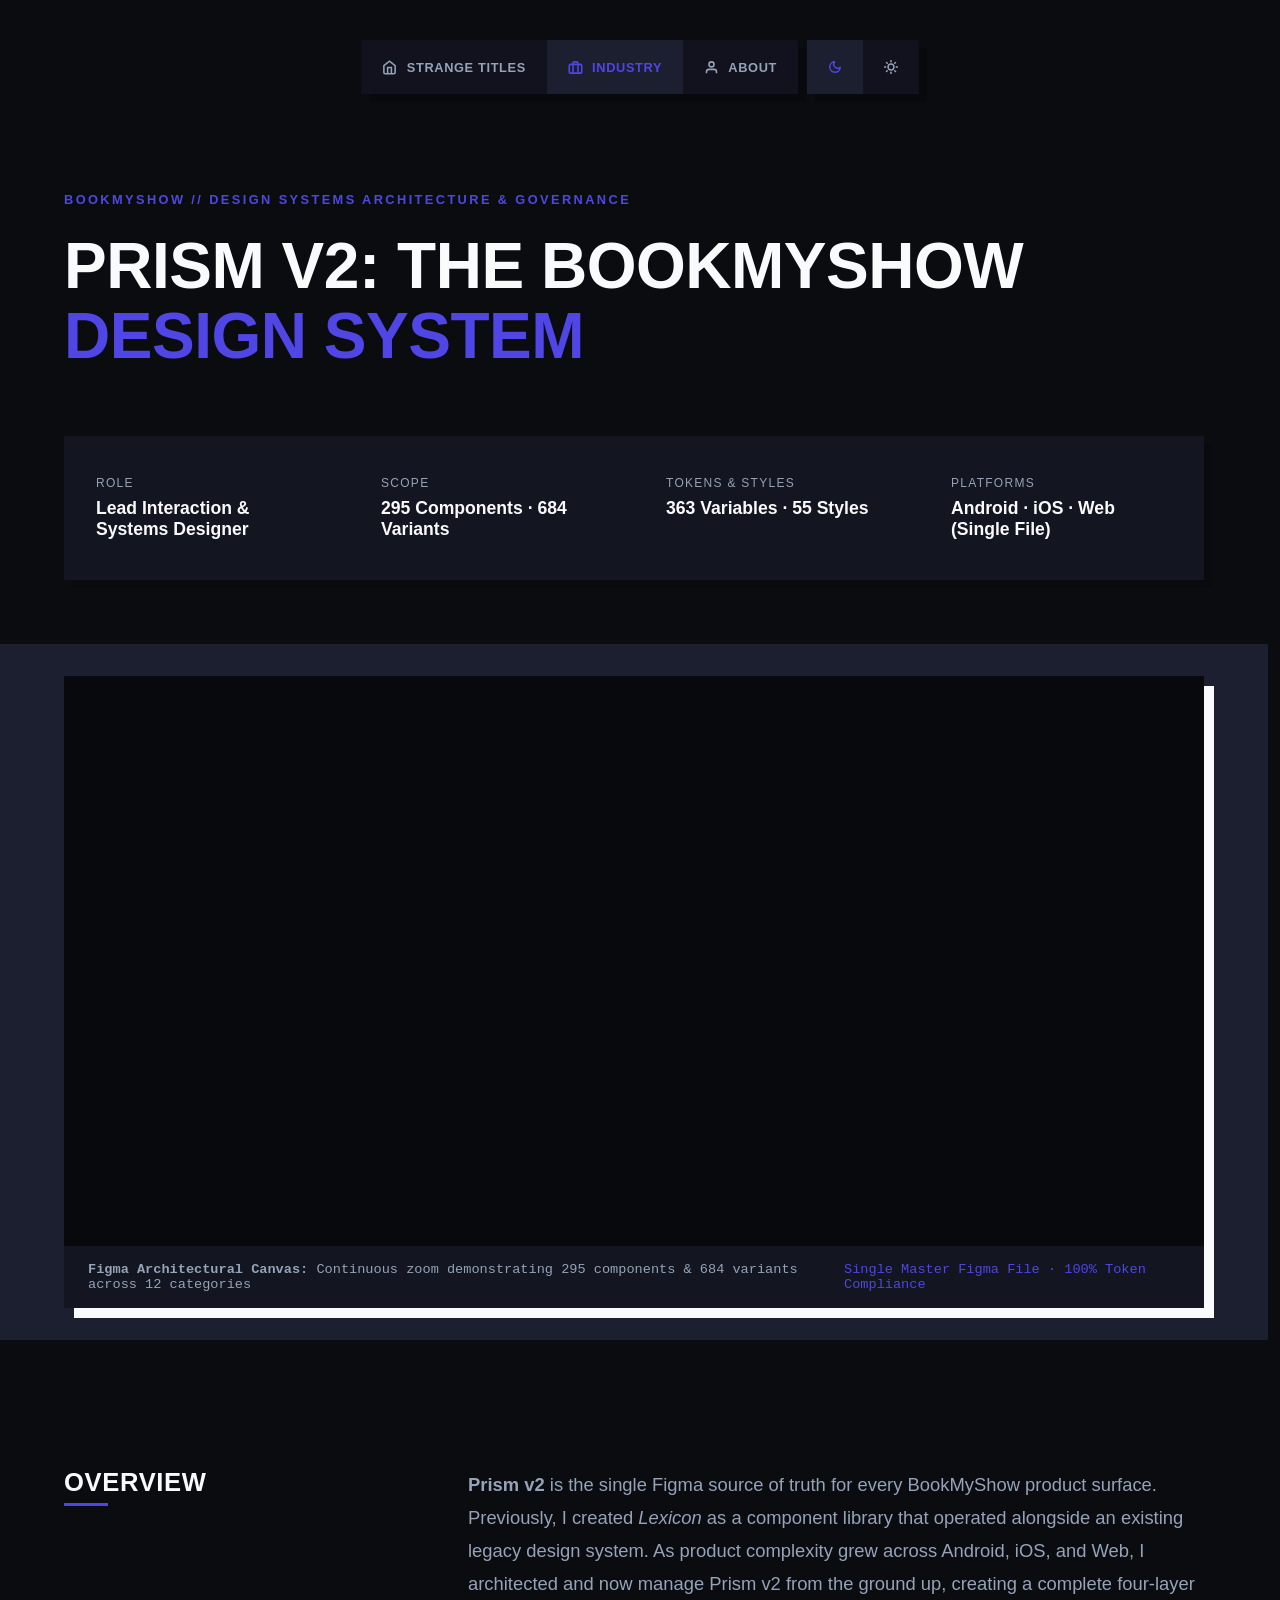
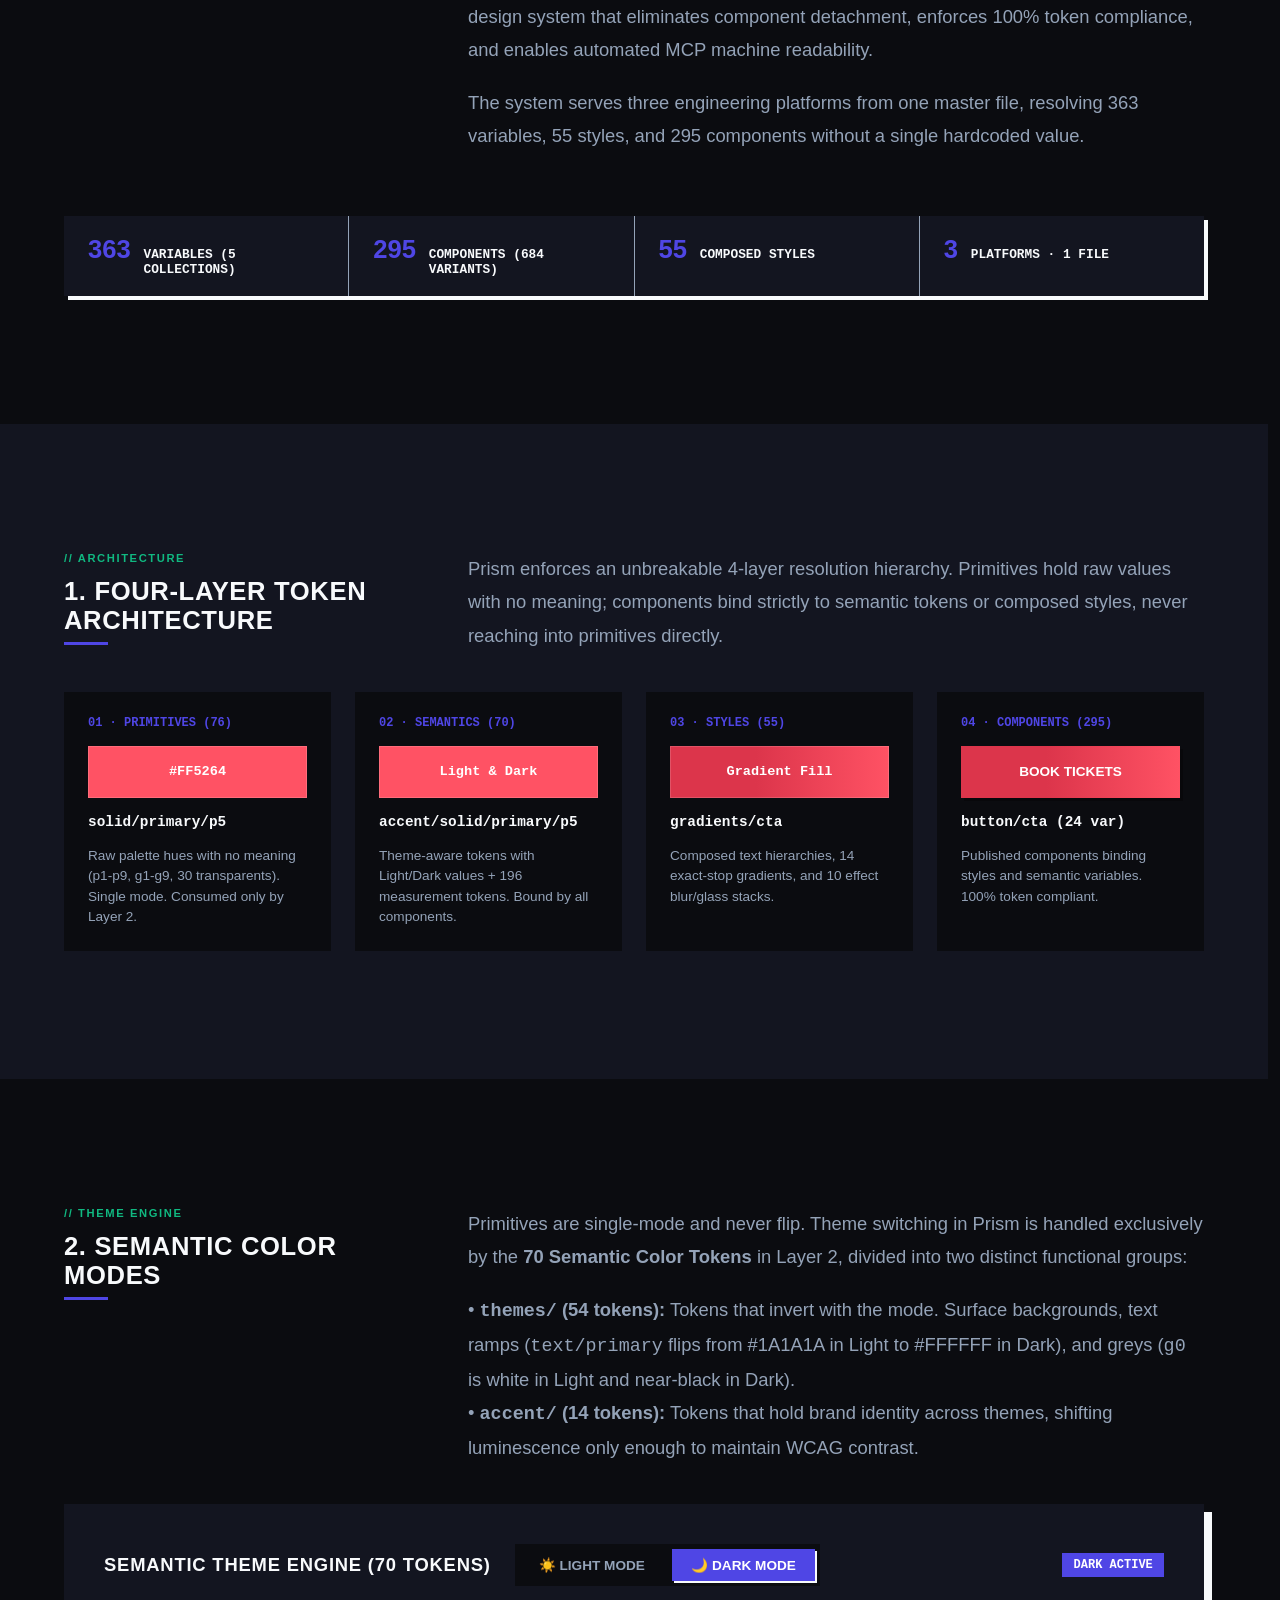
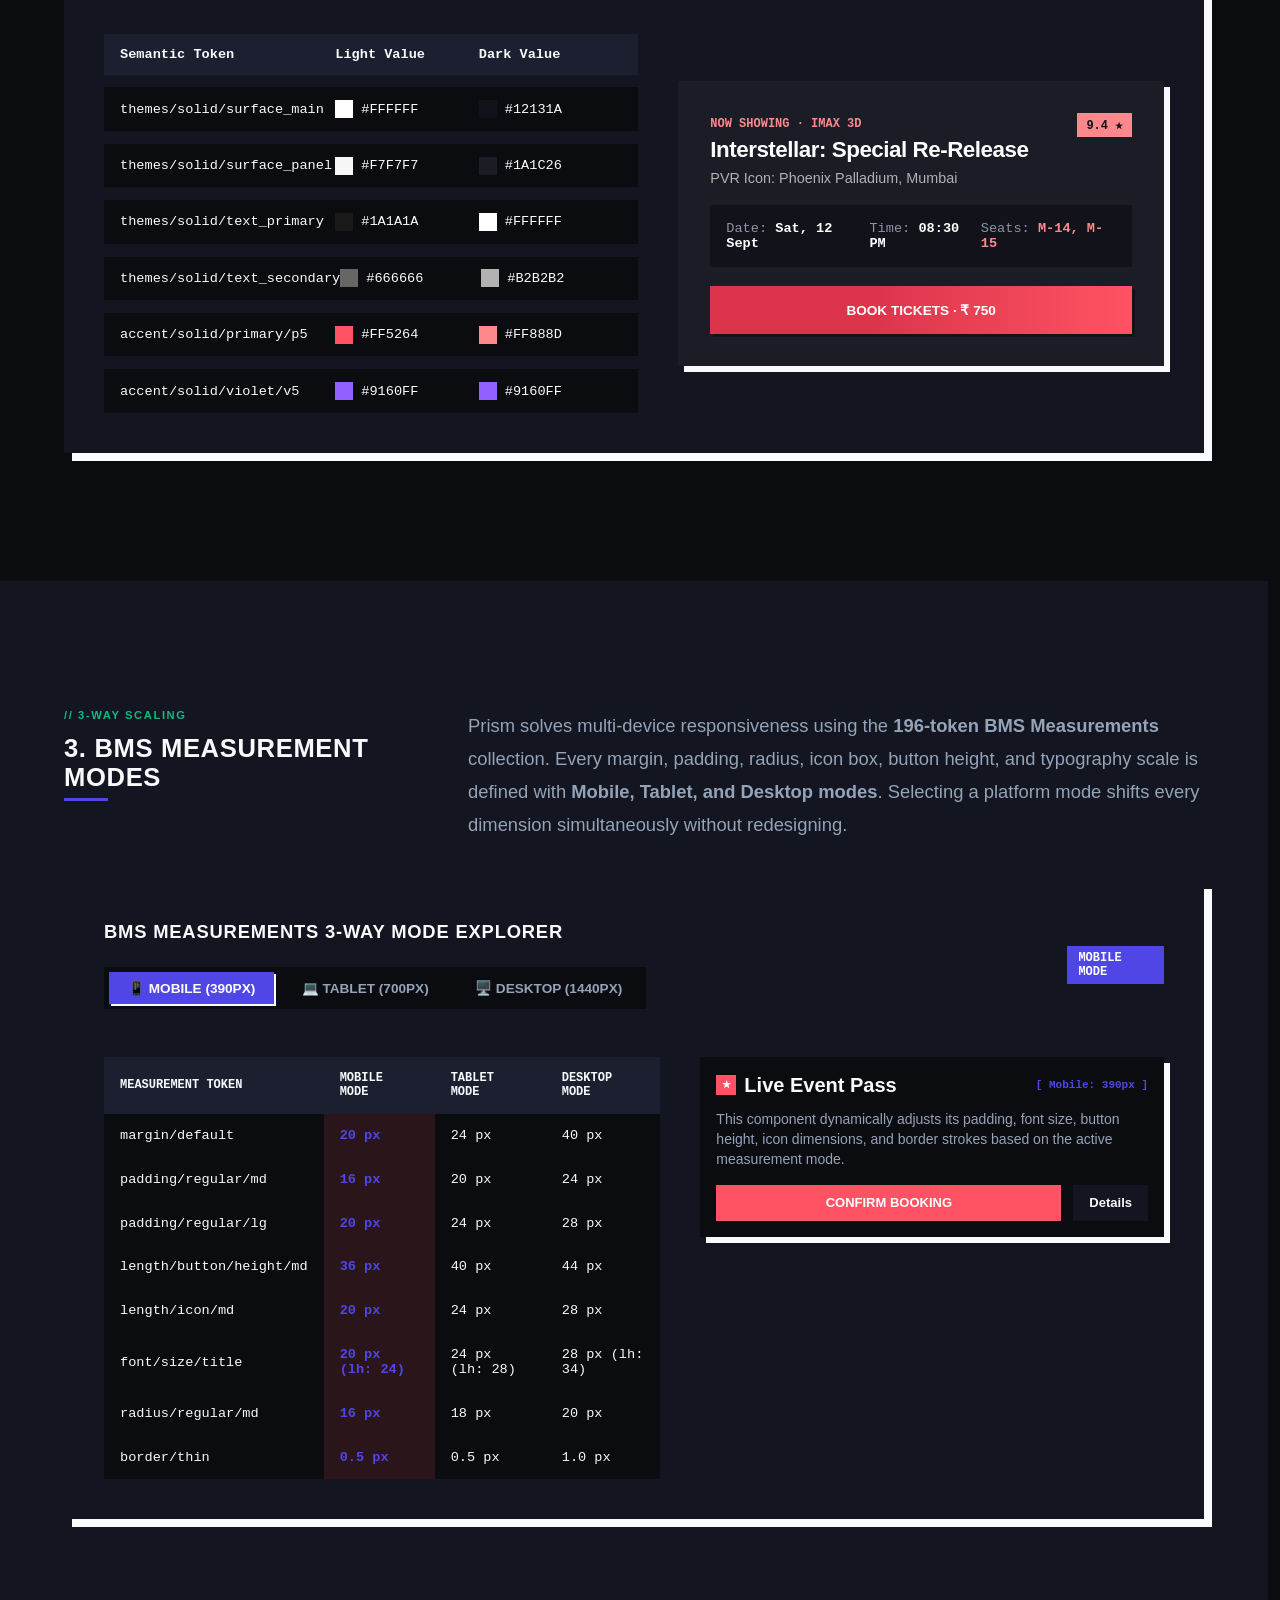
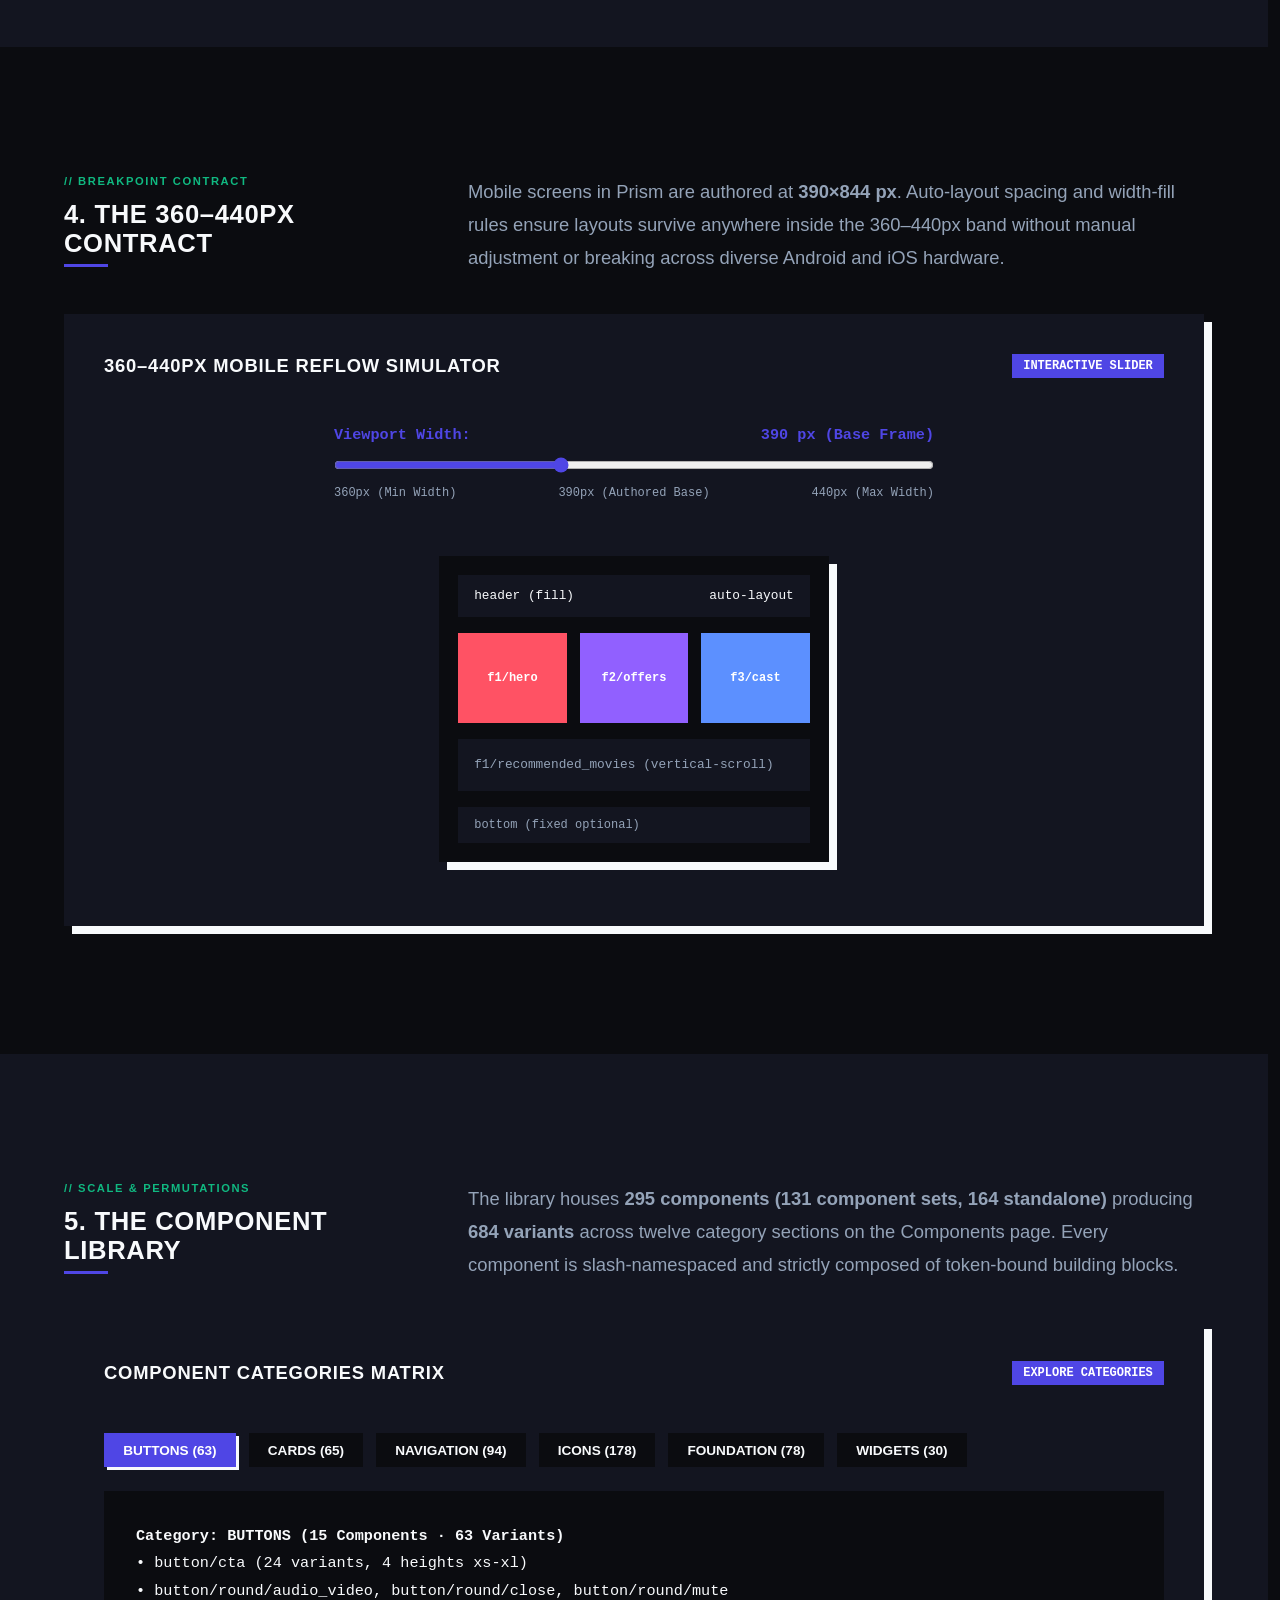
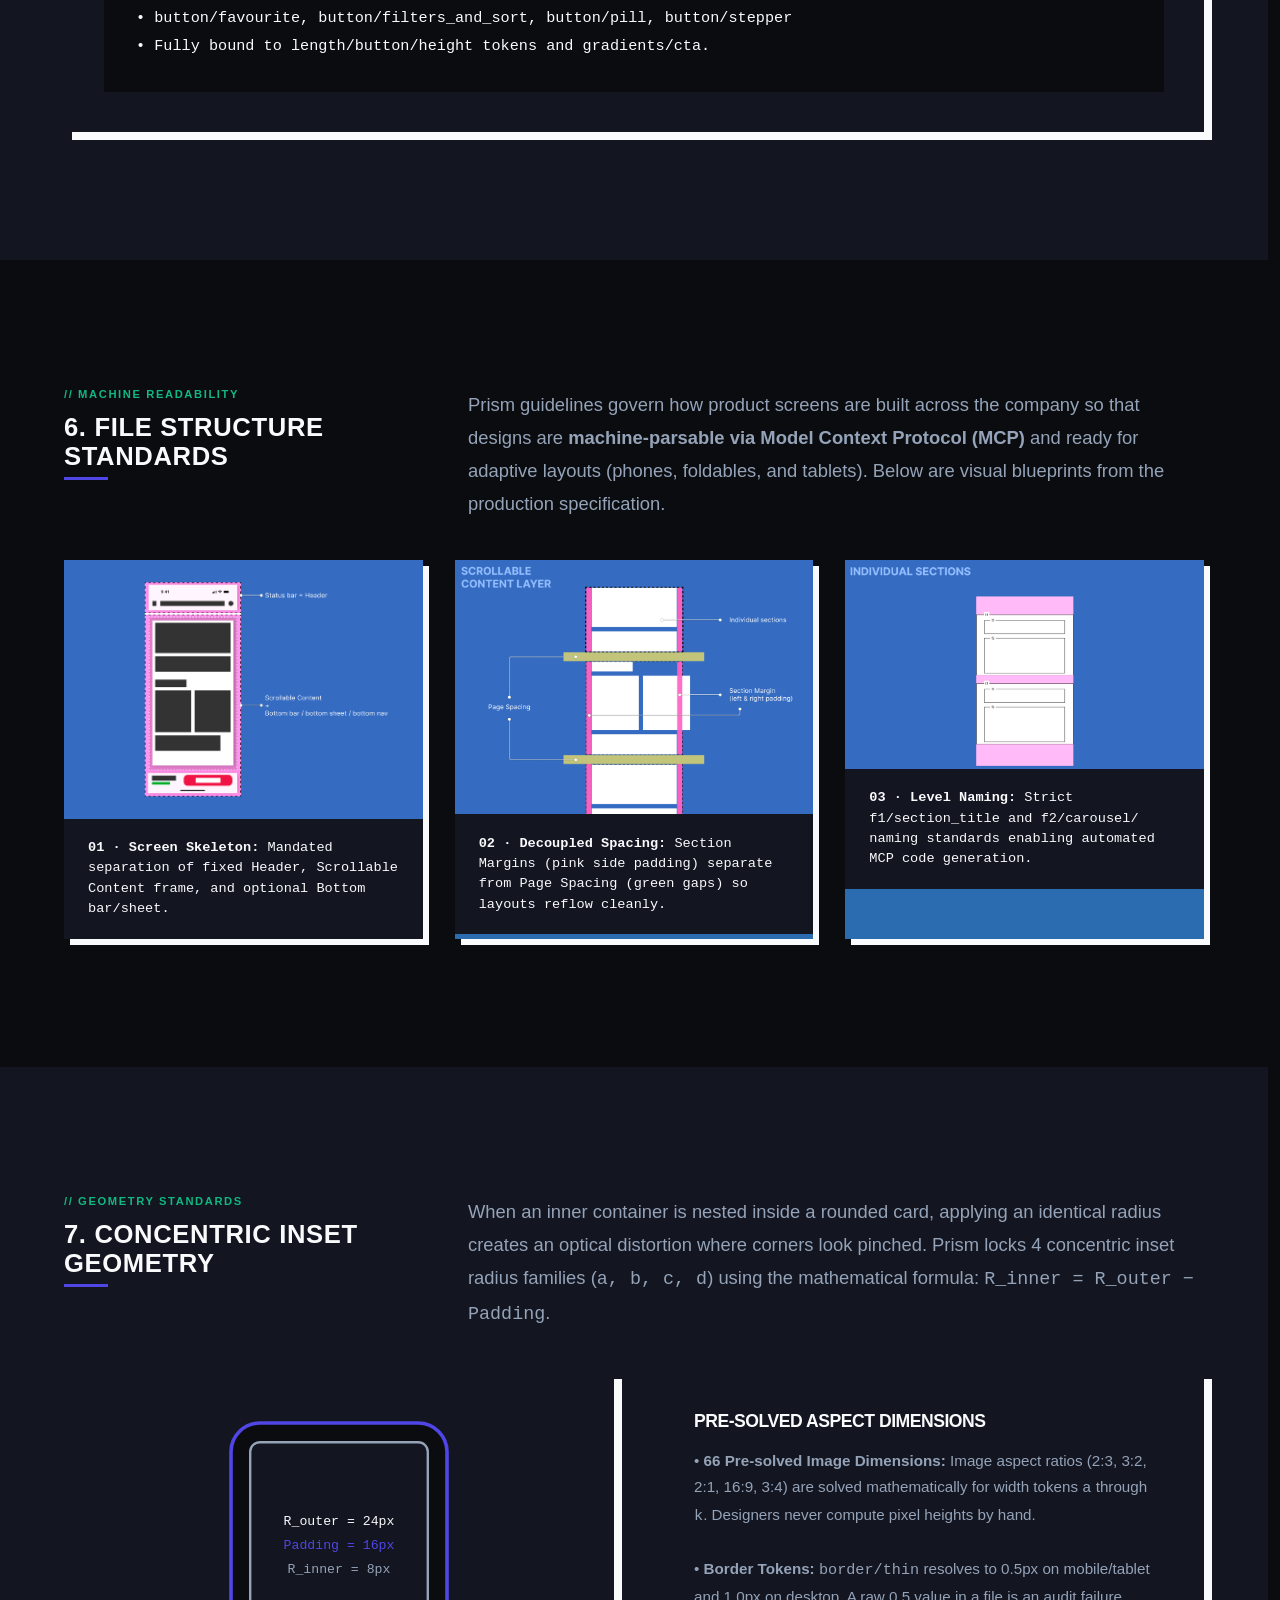
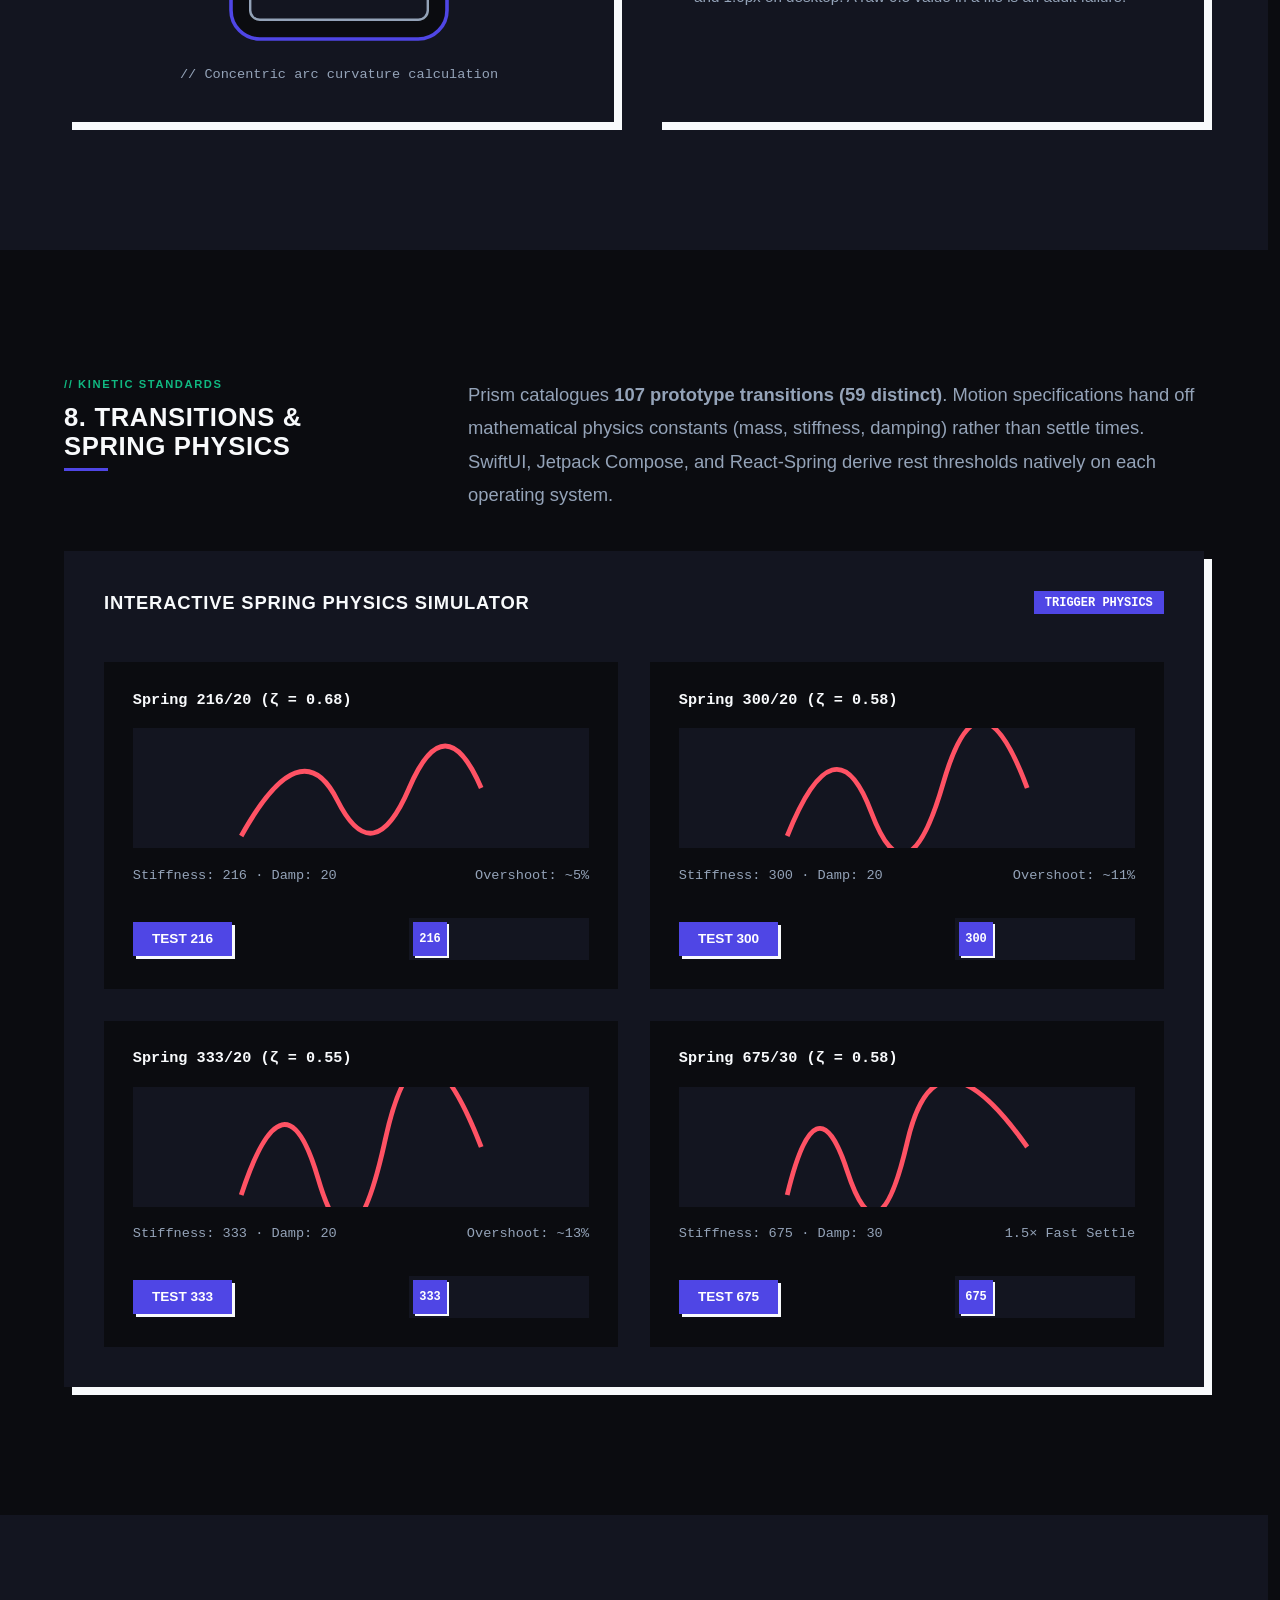
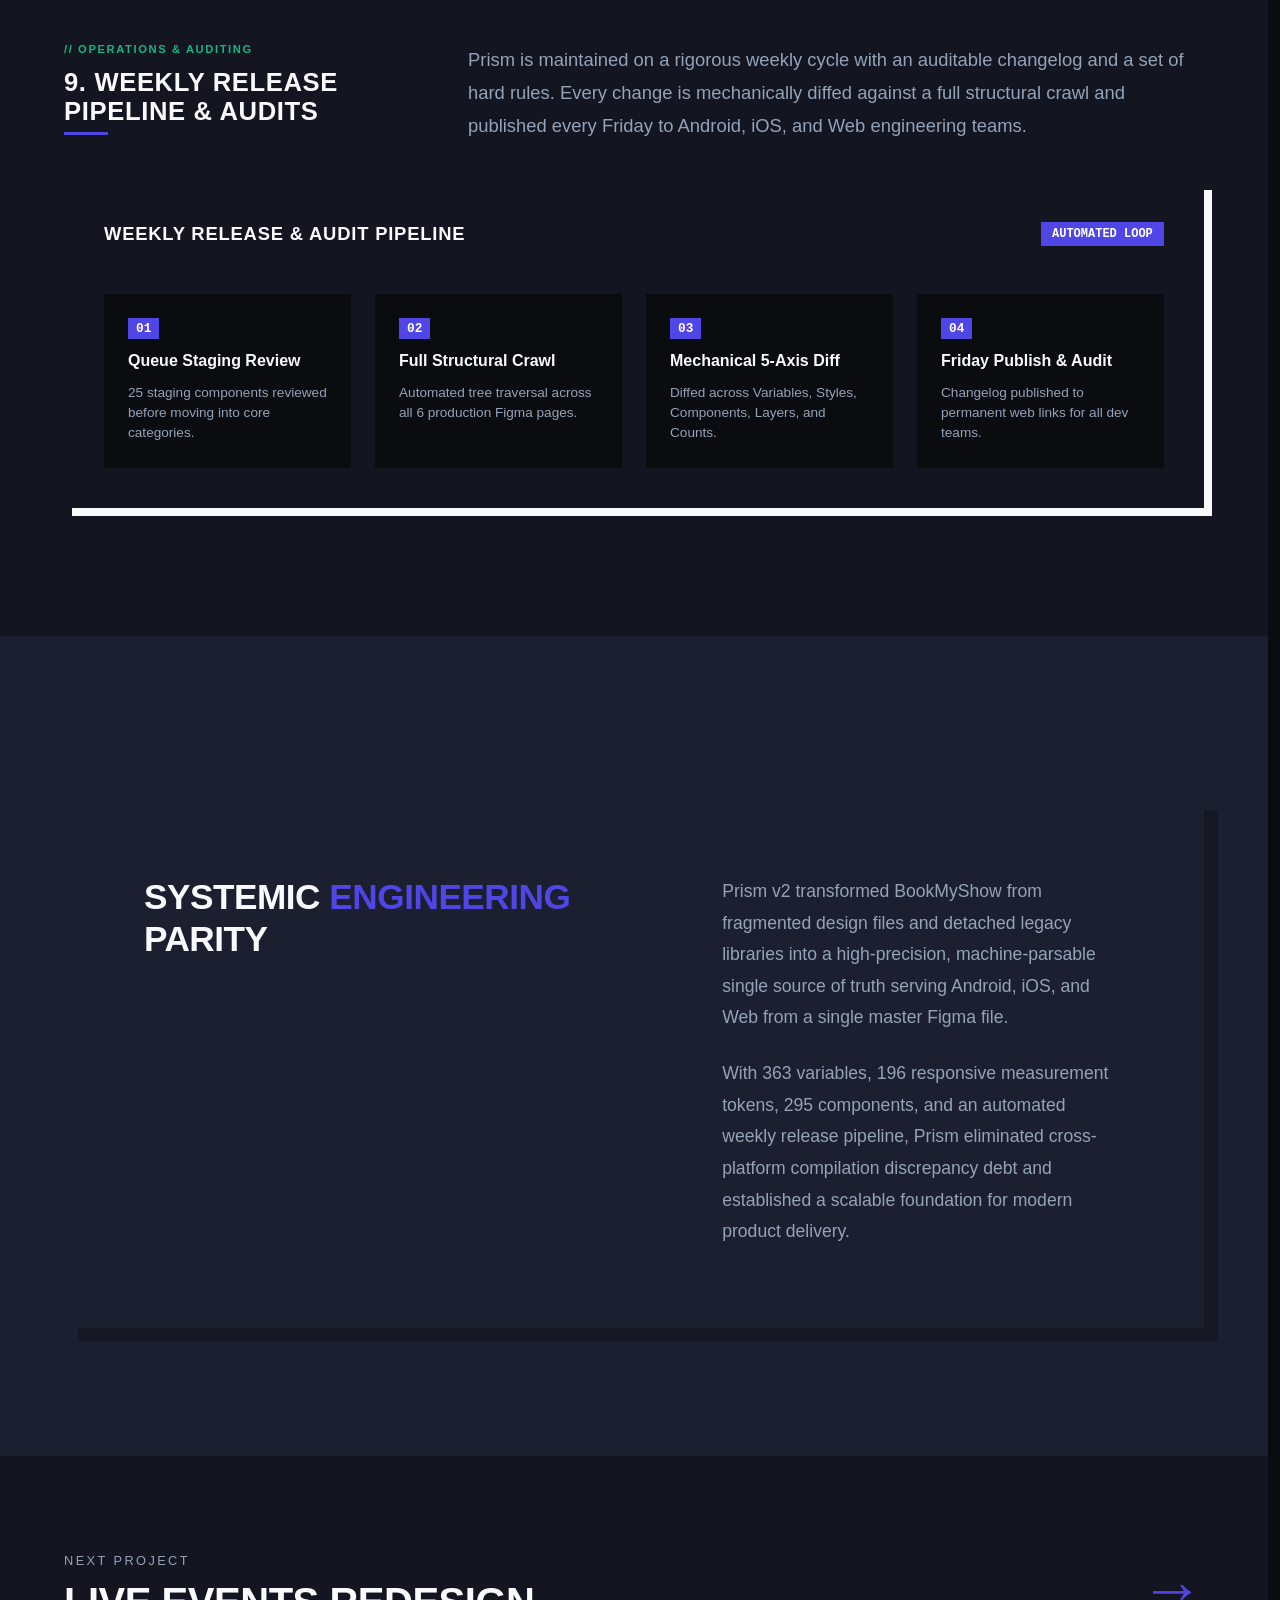
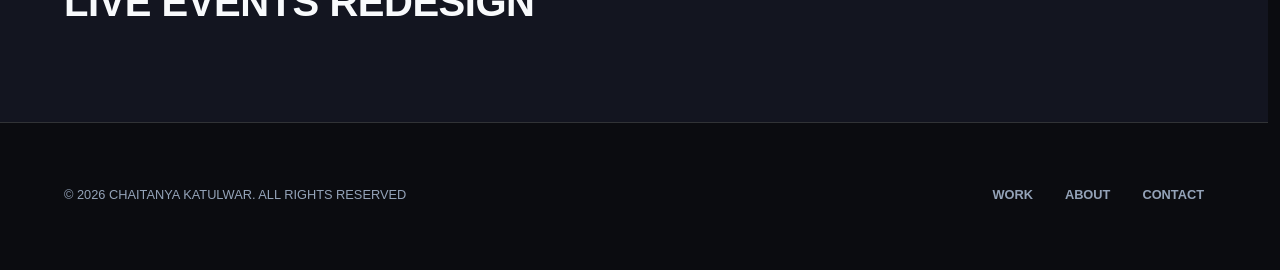
<file: work-prism.html>
<!DOCTYPE html>
<html lang="en" data-theme="dark">
<head>
  <meta charset="UTF-8">
  <meta name="viewport" content="width=device-width, initial-scale=1.0">
  <title>Prism v2: Design System // Chaitanya Katulwar UX Portfolio</title>
  <link rel="stylesheet" href="css/style.css">
  <link rel="stylesheet" href="css/case-study.css">
  <style>
    /* === Prism v2 Polished Architecture & Scaled Layout System === */
    
    .prism-section-block {
      width: 100%;
      max-width: 1440px;
      margin: 0 auto;
      display: flex;
      flex-direction: column;
      gap: 2.5rem;
    }

    .prism-section-intro {
      display: grid;
      grid-template-columns: 340px 1fr;
      gap: 4rem;
      align-items: flex-start;
    }

    @media (max-width: 1024px) {
      .prism-section-intro {
        grid-template-columns: 1fr;
        gap: 1.5rem;
      }
    }

    .prism-section-heading {
      font-size: 1.6rem;
      font-weight: 800;
      text-transform: uppercase;
      letter-spacing: 0.04rem;
      color: var(--text-main);
      position: relative;
    }

    .prism-section-heading::after {
      content: '';
      position: absolute;
      bottom: -0.6rem;
      left: 0;
      width: 44px;
      height: 3px;
      background-color: var(--accent-primary);
    }

    .prism-lead-text {
      font-size: 1.15rem;
      line-height: 1.8;
      color: var(--text-muted);
    }

    .prism-lead-text p {
      margin-bottom: 1.2rem;
    }

    .prism-lead-text p:last-child {
      margin-bottom: 0;
    }


    /* Compact Single-Row Stats Strip for Overview */
    .prism-compact-stat-strip {
      display: grid;
      grid-template-columns: repeat(4, 1fr);
      gap: 1px;
      background-color: var(--text-muted);
      border: 1px solid var(--text-muted);
      box-shadow: 4px 4px 0 var(--flat-shadow);
      margin-top: 1.5rem;
    }

    @media (max-width: 900px) {
      .prism-compact-stat-strip {
        grid-template-columns: repeat(2, 1fr);
      }
    }

    @media (max-width: 500px) {
      .prism-compact-stat-strip {
        grid-template-columns: 1fr;
      }
    }

    .stat-pill-item {
      background: var(--surface-panel);
      padding: 1.2rem 1.5rem;
      display: flex;
      align-items: baseline;
      gap: 0.8rem;
      transition: background-color var(--studio-duration) var(--studio-easing);
    }

    .stat-pill-num {
      font-family: 'Lexend', sans-serif;
      font-size: 1.6rem;
      font-weight: 800;
      color: var(--accent-primary);
    }

    .stat-pill-label {
      font-family: monospace;
      font-size: 0.8rem;
      color: var(--text-main);
      font-weight: 600;
      text-transform: uppercase;
    }

    /* Video Theater Showcase */
    .video-theater-wrapper {
      width: 100%;
      background: #000;
      border: 2px solid var(--text-main);
      box-shadow: 10px 10px 0 var(--flat-shadow);
      overflow: hidden;
      position: relative;
    }

    .video-theater-wrapper video {
      width: 100%;
      height: auto;
      max-height: 680px;
      display: block;
      object-fit: contain;
      background: #08090C;
    }

    .video-caption-bar {
      padding: 1rem 1.5rem;
      background: var(--surface-panel);
      border-top: 1px solid var(--text-muted);
      display: flex;
      justify-content: space-between;
      align-items: center;
      font-family: monospace;
      font-size: 0.85rem;
      color: var(--text-muted);
    }

    @media (max-width: 768px) {
      .video-caption-bar {
        flex-direction: column;
        align-items: flex-start;
        gap: 0.5rem;
      }
    }

    /* Spec Boards & Interactive Containers */
    .prism-spec-board {
      width: 100%;
      background: var(--surface-panel);
      border: 2px solid var(--text-main);
      box-shadow: 8px 8px 0 var(--flat-shadow);
      padding: 2.5rem;
    }

    @media (max-width: 768px) {
      .prism-spec-board {
        padding: 1.5rem;
      }
    }

    .board-top-row {
      display: flex;
      justify-content: space-between;
      align-items: center;
      margin-bottom: 2rem;
      padding-bottom: 1rem;
      border-bottom: 1px solid var(--text-muted);
    }

    .board-title-text {
      font-family: 'Lexend', sans-serif;
      font-size: 1.15rem;
      font-weight: 800;
      text-transform: uppercase;
      letter-spacing: 0.05rem;
      color: var(--text-main);
    }

    .board-live-chip {
      font-family: monospace;
      font-size: 0.75rem;
      padding: 0.3rem 0.7rem;
      background: var(--accent-primary);
      color: #fff;
      font-weight: 700;
      text-transform: uppercase;
    }

    /* Mode Switcher Buttons (Light/Dark & Mobile/Tablet/Desktop) */
    .mode-tab-cluster {
      display: flex;
      gap: 0.5rem;
      background: var(--bg-main);
      padding: 0.3rem;
      border: 1px solid var(--text-muted);
      width: fit-content;
    }

    .mode-tab-btn {
      padding: 0.5rem 1.2rem;
      background: transparent;
      border: none;
      font-family: 'Lexend', sans-serif;
      font-size: 0.85rem;
      font-weight: 700;
      color: var(--text-muted);
      cursor: pointer;
      text-transform: uppercase;
      transition: all 0.2s ease;
    }

    .mode-tab-btn.active {
      background: var(--accent-primary);
      color: #fff;
      box-shadow: 2px 2px 0 var(--flat-shadow);
    }

    /* Color Modes Comparison Deck */
    .color-modes-grid {
      display: grid;
      grid-template-columns: 1.1fr 1fr;
      gap: 2.5rem;
      align-items: center;
    }

    @media (max-width: 960px) {
      .color-modes-grid {
        grid-template-columns: 1fr;
      }
    }

    .semantic-swatches-table {
      display: flex;
      flex-direction: column;
      gap: 0.8rem;
    }

    .semantic-swatch-row {
      display: grid;
      grid-template-columns: 1.5fr 1fr 1fr;
      align-items: center;
      padding: 0.8rem 1rem;
      background: var(--bg-main);
      border: 1px solid var(--text-muted);
      font-family: monospace;
      font-size: 0.85rem;
    }

    .color-preview-chip {
      display: inline-flex;
      align-items: center;
      gap: 0.5rem;
    }

    .color-dot-mini {
      width: 18px;
      height: 18px;
      border-radius: 3px;
      border: 1px solid rgba(128,128,128,0.3);
    }

    /* Live Ticket UI Mockup Card for Color Modes */
    .ticket-demo-card {
      padding: 2rem;
      border: 2px solid var(--text-main);
      box-shadow: 6px 6px 0 var(--flat-shadow);
      display: flex;
      flex-direction: column;
      gap: 1.2rem;
      transition: background-color 0.3s ease, color 0.3s ease, border-color 0.3s ease;
    }

    /* Measurement Modes 3-Way Comparison */
    .measurement-modes-grid {
      display: grid;
      grid-template-columns: 1.2fr 1fr;
      gap: 2.5rem;
      align-items: flex-start;
    }

    @media (max-width: 960px) {
      .measurement-modes-grid {
        grid-template-columns: 1fr;
      }
    }

    .measurement-spec-table {
      width: 100%;
      border-collapse: collapse;
      font-family: monospace;
      font-size: 0.85rem;
      background: var(--bg-main);
    }

    .measurement-spec-table th, .measurement-spec-table td {
      padding: 0.9rem 1rem;
      border: 1px solid var(--text-muted);
      text-align: left;
    }

    .measurement-spec-table th {
      background: var(--surface-hover);
      color: var(--text-main);
      text-transform: uppercase;
      font-size: 0.75rem;
    }

    .measurement-spec-table tr.active-col-mobile td:nth-child(2),
    .measurement-spec-table tr.active-col-tablet td:nth-child(3),
    .measurement-spec-table tr.active-col-desktop td:nth-child(4) {
      background: rgba(255, 82, 100, 0.12);
      font-weight: bold;
      color: var(--accent-primary);
    }

    /* Responsive Measurement Morphing Card */
    .measurement-morph-box {
      border: 2px solid var(--text-main);
      background: var(--bg-main);
      box-shadow: 6px 6px 0 var(--flat-shadow);
      display: flex;
      flex-direction: column;
      transition: all 0.3s cubic-bezier(0.2, 0.8, 0.2, 1);
    }

    /* 4-Layer Resolution Pipeline Grid */
    .four-layer-deck {
      display: grid;
      grid-template-columns: repeat(4, 1fr);
      gap: 1.5rem;
    }

    @media (max-width: 1024px) {
      .four-layer-deck {
        grid-template-columns: repeat(2, 1fr);
      }
    }

    @media (max-width: 600px) {
      .four-layer-deck {
        grid-template-columns: 1fr;
      }
    }

    .layer-card {
      background: var(--bg-main);
      border: 1px solid var(--text-muted);
      padding: 1.5rem;
      display: flex;
      flex-direction: column;
      gap: 1rem;
      transition: transform 0.2s ease, border-color 0.2s ease;
    }

    .layer-card:hover {
      transform: translateY(-4px);
      border-color: var(--accent-primary);
    }

    .layer-badge {
      font-family: monospace;
      font-size: 0.75rem;
      color: var(--accent-primary);
      font-weight: bold;
      text-transform: uppercase;
    }

    .layer-swatch-box {
      width: 100%;
      height: 52px;
      display: flex;
      align-items: center;
      justify-content: center;
      font-family: monospace;
      font-size: 0.85rem;
      font-weight: bold;
      color: #fff;
      box-shadow: inset 0 0 0 1px rgba(255,255,255,0.15);
    }

    .layer-token-id {
      font-family: monospace;
      font-size: 0.9rem;
      font-weight: 700;
      color: var(--text-main);
      word-break: break-all;
    }

    .layer-info-text {
      font-size: 0.85rem;
      color: var(--text-muted);
      line-height: 1.5;
    }

    /* 3-Column Clean Blue File Structure Cards (Zero Greys) */
    .file-structure-blue-grid {
      display: grid;
      grid-template-columns: repeat(3, 1fr);
      gap: 2rem;
    }

    @media (max-width: 1024px) {
      .file-structure-blue-grid {
        grid-template-columns: 1fr;
      }
    }

    .blue-guideline-card {
      background: #2b6cb0;
      border: 2px solid var(--text-main);
      box-shadow: 6px 6px 0 var(--flat-shadow);
      display: flex;
      flex-direction: column;
      overflow: hidden;
    }

    .blue-guideline-card img {
      width: 100%;
      height: auto;
      display: block;
      object-fit: contain;
    }

    .blue-card-caption {
      padding: 1.2rem 1.5rem;
      background: var(--surface-panel);
      border-top: 1px solid var(--text-muted);
      font-family: monospace;
      font-size: 0.85rem;
      color: var(--text-main);
      line-height: 1.5;
    }

    /* Spring Simulator Grid (2x2) */
    .spring-quad-grid {
      display: grid;
      grid-template-columns: repeat(2, 1fr);
      gap: 2rem;
    }

    @media (max-width: 850px) {
      .spring-quad-grid {
        grid-template-columns: 1fr;
      }
    }

    .spring-quad-card {
      background: var(--bg-main);
      border: 1px solid var(--text-muted);
      padding: 1.8rem;
      display: flex;
      flex-direction: column;
      gap: 1.2rem;
    }

    .spring-plot-svg {
      width: 100%;
      height: 120px;
      background: var(--surface-panel);
      border: 1px solid var(--text-muted);
    }

    .spring-controls-bar {
      display: flex;
      justify-content: space-between;
      align-items: center;
      gap: 1rem;
      padding-top: 1rem;
      border-top: 1px dashed var(--text-muted);
    }

    .spring-track-slot {
      flex: 1;
      max-width: 180px;
      height: 42px;
      background: var(--surface-panel);
      border: 1px solid var(--text-muted);
      position: relative;
      overflow: hidden;
      display: flex;
      align-items: center;
      padding: 0 4px;
    }

    .spring-fire-btn {
      padding: 0.6rem 1.2rem;
      background: var(--accent-primary);
      color: #fff;
      font-family: 'Lexend', sans-serif;
      font-size: 0.85rem;
      font-weight: 700;
      border: none;
      cursor: pointer;
      text-transform: uppercase;
      box-shadow: 3px 3px 0 var(--flat-shadow);
      white-space: nowrap;
    }

    .spring-box-target {
      width: 34px;
      height: 34px;
      background: var(--accent-primary);
      display: flex;
      align-items: center;
      justify-content: center;
      color: #fff;
      font-size: 0.75rem;
      font-weight: bold;
      font-family: monospace;
      position: relative;
      left: 0;
      transform: translateX(0);
      box-shadow: 2px 2px 0 var(--flat-shadow);
      will-change: transform;
    }

    /* Category Filter Tabs & Details */
    .category-filter-nav {
      display: flex;
      flex-wrap: wrap;
      gap: 0.8rem;
      margin-bottom: 1.5rem;
    }

    .category-nav-chip {
      padding: 0.6rem 1.2rem;
      background: var(--bg-main);
      border: 1px solid var(--text-muted);
      color: var(--text-main);
      font-family: 'Lexend', sans-serif;
      font-size: 0.85rem;
      font-weight: 700;
      cursor: pointer;
      text-transform: uppercase;
      transition: all 0.2s ease;
    }

    .category-nav-chip.active, .category-nav-chip:hover {
      background: var(--accent-primary);
      color: #fff;
      border-color: var(--accent-primary);
      box-shadow: 3px 3px 0 var(--flat-shadow);
    }

    .category-spec-box {
      background: var(--bg-main);
      border: 1px solid var(--text-muted);
      padding: 2rem;
      font-family: monospace;
      font-size: 0.95rem;
      line-height: 1.8;
    }

    @media (max-width: 768px) {
      .semantic-swatch-row {
        grid-template-columns: 1fr;
        gap: 0.5rem;
        padding: 0.75rem;
        font-size: 0.78rem;
      }
      .measurement-spec-table {
        font-size: 0.75rem;
      }
      .measurement-spec-table th, .measurement-spec-table td {
        padding: 0.6rem 0.75rem;
      }
      .spring-controls-bar {
        flex-direction: column;
        align-items: stretch;
      }
      .spring-track-slot {
        max-width: 100%;
      }
      .board-top-row {
        flex-direction: column;
        align-items: flex-start;
        gap: 0.75rem;
      }
      .category-nav-chip {
        font-size: 0.75rem;
        padding: 0.5rem 0.8rem;
      }
    }
  </style>
  <script>
    // Immediate theme restoration to prevent flashing
    const savedTheme = localStorage.getItem('studio-theme') || 'dark';
    document.documentElement.setAttribute('data-theme', savedTheme);
  </script>
</head>
<body>

  <!-- Navigation -->
  <div class="nav-wrapper-fixed">
    <div class="central-menu-cluster">
      <a href="index.html" class="nav-btn">
        <svg viewBox="0 0 24 24" fill="none" stroke="currentColor"><path d="M3 9l9-7 9 7v11a2 2 0 0 1-2 2H5a2 2 0 0 1-2-2z"></path><polyline points="9 22 9 12 15 12 15 22"></polyline></svg>
        <span>Strange Titles</span>
      </a>
      
      <a href="index.html#industry" class="nav-btn active-nav">
        <svg viewBox="0 0 24 24" fill="none" stroke="currentColor"><rect x="2" y="7" width="20" height="14" rx="2" ry="2"></rect><path d="M16 21V5a2 2 0 0 0-2-2h-4a2 2 0 0 0-2 2v16"></path></svg>
        <span>Industry</span>
      </a>
      
      <a href="index.html#about" class="nav-btn">
        <svg viewBox="0 0 24 24" fill="none" stroke="currentColor"><path d="M20 21v-2a4 4 0 0 0-4-4H8a4 4 0 0 0-4 4v2"></path><circle cx="12" cy="7" r="4"></circle></svg>
        <span>About</span>
      </a>
    </div>

    <div class="theme-toggle-zone">
      <div class="brutalist-toggle-track">
        <button class="toggle-segment-btn moon-active" onclick="setStudioTheme('dark')" aria-label="Dark Mode">
          <svg viewBox="0 0 24 24" fill="none" stroke="currentColor" stroke-linecap="round" stroke-linejoin="round"><path d="M21 12.79A9 9 0 1 1 11.21 3 7 7 0 0 0 21 12.79z"></path></svg>
        </button>
        <button class="toggle-segment-btn sun-active" onclick="setStudioTheme('light')" aria-label="Light Mode">
          <svg viewBox="0 0 24 24" fill="none" stroke="currentColor" stroke-linecap="round" stroke-linejoin="round"><circle cx="12" cy="12" r="5"></circle><line x1="12" y1="1" x2="12" y2="3"></line><line x1="12" y1="21" x2="12" y2="23"></line><line x1="4.22" y1="4.22" x2="5.64" y2="5.64"></line><line x1="18.36" y1="18.36" x2="19.78" y2="19.78"></line><line x1="1" y1="12" x2="3" y2="12"></line><line x1="21" y1="12" x2="23" y2="12"></line><line x1="4.22" y1="19.78" x2="5.64" y2="18.36"></line><line x1="18.36" y1="5.64" x2="19.78" y2="4.22"></line></svg>
        </button>
      </div>
    </div>
  </div>

  <!-- Hero Billboard -->
  <header class="cs-hero">
    <div class="cs-hero-tagline">BookMyShow // Design Systems Architecture & Governance</div>
    <h1 class="cs-hero-title">Prism v2: The BookMyShow <span>Design System</span></h1>
    
    <div class="cs-meta-grid">
      <div class="cs-meta-cell">
        <span class="cs-meta-label">Role</span>
        <span class="cs-meta-value">Lead Interaction & Systems Designer</span>
      </div>
      <div class="cs-meta-cell">
        <span class="cs-meta-label">Scope</span>
        <span class="cs-meta-value">295 Components · 684 Variants</span>
      </div>
      <div class="cs-meta-cell">
        <span class="cs-meta-label">Tokens & Styles</span>
        <span class="cs-meta-value">363 Variables · 55 Styles</span>
      </div>
      <div class="cs-meta-cell">
        <span class="cs-meta-label">Platforms</span>
        <span class="cs-meta-value">Android · iOS · Web (Single File)</span>
      </div>
    </div>
  </header>

  <!-- Hero Video Billboard: Zoom-out Components Recording -->
  <section class="cs-cover-image" style="padding: 2rem 4rem;">
    <div class="video-theater-wrapper" style="max-width: 1440px; margin: 0 auto;">
      <video autoplay loop muted playsinline>
        <source src="assets/prism/Components.mov" type="video/mp4">
        <source src="assets/prism/Components.mov" type="video/quicktime">
        Your browser does not support video playback.
      </video>
      <div class="video-caption-bar">
        <span><strong>Figma Architectural Canvas:</strong> Continuous zoom demonstrating 295 components & 684 variants across 12 categories</span>
        <span style="color: var(--accent-primary);">Single Master Figma File · 100% Token Compliance</span>
      </div>
    </div>
  </section>

  <!-- OVERVIEW -->
  <section class="cs-section bg-main">
    <div class="cs-container">
      <div class="prism-section-block">
        <div class="prism-section-intro">
          <h2 class="prism-section-heading">Overview</h2>
          <div class="prism-lead-text">
            <p><strong>Prism v2</strong> is the single Figma source of truth for every BookMyShow product surface. Previously, I created <em>Lexicon</em> as a component library that operated alongside an existing legacy design system. As product complexity grew across Android, iOS, and Web, I architected and now manage Prism v2 from the ground up, creating a complete four-layer design system that eliminates component detachment, enforces 100% token compliance, and enables automated MCP machine readability.</p>
            <p>The system serves three engineering platforms from one master file, resolving 363 variables, 55 styles, and 295 components without a single hardcoded value.</p>
          </div>
        </div>

        <!-- Sleek Single-Line / Compact Stats Strip -->
        <div class="prism-compact-stat-strip">
          <div class="stat-pill-item">
            <span class="stat-pill-num">363</span>
            <span class="stat-pill-label">Variables (5 Collections)</span>
          </div>
          <div class="stat-pill-item">
            <span class="stat-pill-num">295</span>
            <span class="stat-pill-label">Components (684 Variants)</span>
          </div>
          <div class="stat-pill-item">
            <span class="stat-pill-num">55</span>
            <span class="stat-pill-label">Composed Styles</span>
          </div>
          <div class="stat-pill-item">
            <span class="stat-pill-num">3</span>
            <span class="stat-pill-label">Platforms · 1 File</span>
          </div>
        </div>
      </div>
    </div>
  </section>

  <!-- SECTION 1: The 4-Layer Resolution Architecture -->
  <section class="cs-section bg-panel">
    <div class="cs-container">
      <div class="prism-section-block">
        <div class="prism-section-intro">
          <div>
            <span class="interaction-meta-tag">// Architecture</span>
            <h2 class="prism-section-heading" style="margin-top: 0.8rem;">1. Four-Layer Token Architecture</h2>
          </div>
          <div class="prism-lead-text">
            <p>Prism enforces an unbreakable 4-layer resolution hierarchy. Primitives hold raw values with no meaning; components bind strictly to semantic tokens or composed styles, never reaching into primitives directly.</p>
          </div>
        </div>

        <div class="four-layer-deck">
          <!-- Step 1 -->
          <div class="layer-card">
            <span class="layer-badge">01 · Primitives (76)</span>
            <div class="layer-swatch-box" style="background: #FF5264;">#FF5264</div>
            <div class="layer-token-id">solid/primary/p5</div>
            <div class="layer-info-text">Raw palette hues with no meaning (p1-p9, g1-g9, 30 transparents). Single mode. Consumed only by Layer 2.</div>
          </div>

          <!-- Step 2 -->
          <div class="layer-card">
            <span class="layer-badge">02 · Semantics (70)</span>
            <div class="layer-swatch-box" style="background: #FF5264;">
              <span>Light & Dark</span>
            </div>
            <div class="layer-token-id">accent/solid/primary/p5</div>
            <div class="layer-info-text">Theme-aware tokens with Light/Dark values + 196 measurement tokens. Bound by all components.</div>
          </div>

          <!-- Step 3 -->
          <div class="layer-card">
            <span class="layer-badge">03 · Styles (55)</span>
            <div class="layer-swatch-box" style="background: linear-gradient(90deg, #DC354B 39%, #FF5264 100%);">
              <span>Gradient Fill</span>
            </div>
            <div class="layer-token-id">gradients/cta</div>
            <div class="layer-info-text">Composed text hierarchies, 14 exact-stop gradients, and 10 effect blur/glass stacks.</div>
          </div>

          <!-- Step 4 -->
          <div class="layer-card">
            <span class="layer-badge">04 · Components (295)</span>
            <button style="width: 100%; height: 52px; background: linear-gradient(90deg, #DC354B 39%, #FF5264 100%); color: #fff; border: none; font-family: 'Lexend', sans-serif; font-weight: 700; font-size: 0.85rem; text-transform: uppercase; cursor: pointer; box-shadow: 3px 3px 0 rgba(0,0,0,0.3);">
              Book Tickets
            </button>
            <div class="layer-token-id">button/cta (24 var)</div>
            <div class="layer-info-text">Published components binding styles and semantic variables. 100% token compliant.</div>
          </div>
        </div>
      </div>
    </div>
  </section>

  <!-- SECTION 2: Semantic Color Modes (Light & Dark Theme Engine) -->
  <section class="cs-section bg-main">
    <div class="cs-container">
      <div class="prism-section-block">
        <div class="prism-section-intro">
          <div>
            <span class="interaction-meta-tag">// Theme Engine</span>
            <h2 class="prism-section-heading" style="margin-top: 0.8rem;">2. Semantic Color Modes</h2>
          </div>
          <div class="prism-lead-text">
            <p>Primitives are single-mode and never flip. Theme switching in Prism is handled exclusively by the <strong>70 Semantic Color Tokens</strong> in Layer 2, divided into two distinct functional groups:</p>
            <p>• <strong><code>themes/</code> (54 tokens):</strong> Tokens that invert with the mode. Surface backgrounds, text ramps (<code>text/primary</code> flips from #1A1A1A in Light to #FFFFFF in Dark), and greys (<code>g0</code> is white in Light and near-black in Dark).<br>
            • <strong><code>accent/</code> (14 tokens):</strong> Tokens that hold brand identity across themes, shifting luminescence only enough to maintain WCAG contrast.</p>
          </div>
        </div>

        <!-- Interactive Color Modes Showcase Board -->
        <div class="prism-spec-board">
          <div class="board-top-row">
            <div style="display: flex; align-items: center; gap: 1.5rem; flex-wrap: wrap;">
              <span class="board-title-text">Semantic Theme Engine (70 Tokens)</span>
              <div class="mode-tab-cluster">
                <button class="mode-tab-btn" id="btn-theme-light" onclick="setSemanticThemeMode('light')">☀️ Light Mode</button>
                <button class="mode-tab-btn active" id="btn-theme-dark" onclick="setSemanticThemeMode('dark')">🌙 Dark Mode</button>
              </div>
            </div>
            <span class="board-live-chip" id="theme-status-chip">Dark Active</span>
          </div>

          <div class="color-modes-grid">
            <!-- Left: Semantic Swatches Table -->
            <div class="semantic-swatches-table">
              <div class="semantic-swatch-row" style="background: var(--surface-hover); font-weight: bold; color: var(--text-main);">
                <span>Semantic Token</span>
                <span>Light Value</span>
                <span>Dark Value</span>
              </div>

              <div class="semantic-swatch-row">
                <span><code>themes/solid/surface_main</code></span>
                <span class="color-preview-chip"><span class="color-dot-mini" style="background: #FFFFFF;"></span> #FFFFFF</span>
                <span class="color-preview-chip"><span class="color-dot-mini" style="background: #12131A;"></span> #12131A</span>
              </div>

              <div class="semantic-swatch-row">
                <span><code>themes/solid/surface_panel</code></span>
                <span class="color-preview-chip"><span class="color-dot-mini" style="background: #F7F7F7;"></span> #F7F7F7</span>
                <span class="color-preview-chip"><span class="color-dot-mini" style="background: #1A1C26;"></span> #1A1C26</span>
              </div>

              <div class="semantic-swatch-row">
                <span><code>themes/solid/text_primary</code></span>
                <span class="color-preview-chip"><span class="color-dot-mini" style="background: #1A1A1A;"></span> #1A1A1A</span>
                <span class="color-preview-chip"><span class="color-dot-mini" style="background: #FFFFFF;"></span> #FFFFFF</span>
              </div>

              <div class="semantic-swatch-row">
                <span><code>themes/solid/text_secondary</code></span>
                <span class="color-preview-chip"><span class="color-dot-mini" style="background: #666666;"></span> #666666</span>
                <span class="color-preview-chip"><span class="color-dot-mini" style="background: #B2B2B2;"></span> #B2B2B2</span>
              </div>

              <div class="semantic-swatch-row">
                <span><code>accent/solid/primary/p5</code></span>
                <span class="color-preview-chip"><span class="color-dot-mini" style="background: #FF5264;"></span> #FF5264</span>
                <span class="color-preview-chip"><span class="color-dot-mini" style="background: #FF888D;"></span> #FF888D</span>
              </div>

              <div class="semantic-swatch-row">
                <span><code>accent/solid/violet/v5</code></span>
                <span class="color-preview-chip"><span class="color-dot-mini" style="background: #9160FF;"></span> #9160FF</span>
                <span class="color-preview-chip"><span class="color-dot-mini" style="background: #9160FF;"></span> #9160FF</span>
              </div>
            </div>

            <!-- Right: Dynamic BookMyShow UI Component Card -->
            <div>
              <div id="demo-ticket-card" class="ticket-demo-card" style="background: #1A1C26; color: #FFFFFF; border-color: #333644;">
                <div style="display: flex; justify-content: space-between; align-items: flex-start;">
                  <div>
                    <span id="demo-card-tag" style="font-family: monospace; font-size: 0.75rem; color: #FF888D; font-weight: bold; text-transform: uppercase;">NOW SHOWING · IMAX 3D</span>
                    <h3 id="demo-card-title" style="font-family: 'Lexend', sans-serif; font-size: 1.4rem; font-weight: 800; margin: 0.4rem 0; color: #FFFFFF;">Interstellar: Special Re-Release</h3>
                    <div id="demo-card-sub" style="font-size: 0.9rem; color: #B2B2B2;">PVR Icon: Phoenix Palladium, Mumbai</div>
                  </div>
                  <span id="demo-card-badge" style="padding: 0.3rem 0.6rem; background: #FF888D; color: #12131A; font-family: monospace; font-size: 0.75rem; font-weight: bold; border-radius: 3px;">
                    9.4 ★
                  </span>
                </div>

                <div id="demo-card-details-box" style="padding: 1rem; background: #12131A; border: 1px solid #333644; display: flex; justify-content: space-between; font-family: monospace; font-size: 0.85rem;">
                  <div><span style="color: #8E94A5;">Date:</span> <strong id="demo-card-date" style="color: #FFFFFF;">Sat, 12 Sept</strong></div>
                  <div><span style="color: #8E94A5;">Time:</span> <strong id="demo-card-time" style="color: #FFFFFF;">08:30 PM</strong></div>
                  <div><span style="color: #8E94A5;">Seats:</span> <strong id="demo-card-seat" style="color: #FF888D;">M-14, M-15</strong></div>
                </div>

                <button id="demo-card-cta-btn" style="width: 100%; height: 48px; background: linear-gradient(90deg, #DC354B 39%, #FF5264 100%); color: #FFFFFF; border: none; font-family: 'Lexend', sans-serif; font-size: 0.85rem; font-weight: 800; text-transform: uppercase; cursor: pointer; box-shadow: 3px 3px 0 rgba(0,0,0,0.3);">
                  Book Tickets · ₹ 750
                </button>
              </div>
            </div>
          </div>
        </div>
      </div>
    </div>
  </section>

  <!-- SECTION 3: BMS Measurements 3-Way Mode Resolution (Mobile, Tablet, Desktop) -->
  <section class="cs-section bg-panel">
    <div class="cs-container">
      <div class="prism-section-block">
        <div class="prism-section-intro">
          <div>
            <span class="interaction-meta-tag">// 3-Way Scaling</span>
            <h2 class="prism-section-heading" style="margin-top: 0.8rem;">3. BMS Measurement Modes</h2>
          </div>
          <div class="prism-lead-text">
            <p>Prism solves multi-device responsiveness using the <strong>196-token BMS Measurements</strong> collection. Every margin, padding, radius, icon box, button height, and typography scale is defined with <strong>Mobile, Tablet, and Desktop modes</strong>. Selecting a platform mode shifts every dimension simultaneously without redesigning.</p>
          </div>
        </div>

        <!-- Interactive Measurement Modes Board -->
        <div class="prism-spec-board">
          <div class="board-top-row">
            <div style="display: flex; align-items: center; gap: 1.5rem; flex-wrap: wrap;">
              <span class="board-title-text">BMS Measurements 3-Way Mode Explorer</span>
              <div class="mode-tab-cluster">
                <button class="mode-tab-btn active" id="btn-measure-mobile" onclick="setMeasurementMode('mobile')">📱 Mobile (390px)</button>
                <button class="mode-tab-btn" id="btn-measure-tablet" onclick="setMeasurementMode('tablet')">💻 Tablet (700px)</button>
                <button class="mode-tab-btn" id="btn-measure-desktop" onclick="setMeasurementMode('desktop')">🖥️ Desktop (1440px)</button>
              </div>
            </div>
            <span class="board-live-chip" id="measure-status-chip">Mobile Mode</span>
          </div>

          <div class="measurement-modes-grid">
            <!-- Left: 3-Way Token Values Table -->
            <div>
              <table class="measurement-spec-table" id="measurement-table">
                <thead>
                  <tr>
                    <th>Measurement Token</th>
                    <th>Mobile Mode</th>
                    <th>Tablet Mode</th>
                    <th>Desktop Mode</th>
                  </tr>
                </thead>
                <tbody>
                  <tr class="active-col-mobile" id="row-margin">
                    <td><code>margin/default</code></td>
                    <td>20 px</td>
                    <td>24 px</td>
                    <td>40 px</td>
                  </tr>
                  <tr class="active-col-mobile" id="row-padding-md">
                    <td><code>padding/regular/md</code></td>
                    <td>16 px</td>
                    <td>20 px</td>
                    <td>24 px</td>
                  </tr>
                  <tr class="active-col-mobile" id="row-padding-lg">
                    <td><code>padding/regular/lg</code></td>
                    <td>20 px</td>
                    <td>24 px</td>
                    <td>28 px</td>
                  </tr>
                  <tr class="active-col-mobile" id="row-btn-height">
                    <td><code>length/button/height/md</code></td>
                    <td>36 px</td>
                    <td>40 px</td>
                    <td>44 px</td>
                  </tr>
                  <tr class="active-col-mobile" id="row-icon-size">
                    <td><code>length/icon/md</code></td>
                    <td>20 px</td>
                    <td>24 px</td>
                    <td>28 px</td>
                  </tr>
                  <tr class="active-col-mobile" id="row-font-title">
                    <td><code>font/size/title</code></td>
                    <td>20 px (lh: 24)</td>
                    <td>24 px (lh: 28)</td>
                    <td>28 px (lh: 34)</td>
                  </tr>
                  <tr class="active-col-mobile" id="row-radius-md">
                    <td><code>radius/regular/md</code></td>
                    <td>16 px</td>
                    <td>18 px</td>
                    <td>20 px</td>
                  </tr>
                  <tr class="active-col-mobile" id="row-border-thin">
                    <td><code>border/thin</code></td>
                    <td>0.5 px</td>
                    <td>0.5 px</td>
                    <td>1.0 px</td>
                  </tr>
                </tbody>
              </table>
            </div>

            <!-- Right: Dynamic Morphing UI Specimen Card -->
            <div>
              <div id="morph-specimen-card" class="measurement-morph-box" style="padding: 16px; border-radius: 16px; border-width: 1px;">
                <div style="display: flex; justify-content: space-between; align-items: center; margin-bottom: 12px;">
                  <div style="display: flex; align-items: center; gap: 8px;">
                    <div id="morph-icon-box" style="width: 20px; height: 20px; background: #FF5264; border-radius: 4px; display: flex; align-items: center; justify-content: center; color: #fff; font-size: 10px; font-weight: bold;">★</div>
                    <span id="morph-title-text" style="font-family: 'Lexend', sans-serif; font-size: 20px; font-weight: 800; line-height: 24px; color: var(--text-main);">Live Event Pass</span>
                  </div>
                  <span id="morph-mode-badge" style="font-family: monospace; font-size: 11px; color: var(--accent-primary); font-weight: bold;">[ Mobile: 390px ]</span>
                </div>

                <p id="morph-desc-text" style="font-size: 14px; line-height: 20px; color: var(--text-muted); margin-bottom: 16px;">
                  This component dynamically adjusts its padding, font size, button height, icon dimensions, and border strokes based on the active measurement mode.
                </p>

                <div style="display: flex; gap: 12px;">
                  <button id="morph-btn-primary" style="flex: 1; height: 36px; background: #FF5264; color: #FFFFFF; border: none; font-family: 'Lexend', sans-serif; font-size: 13px; font-weight: 700; text-transform: uppercase; cursor: pointer; border-radius: 6px;">
                    Confirm Booking
                  </button>
                  <button id="morph-btn-secondary" style="height: 36px; padding: 0 16px; background: var(--surface-panel); color: var(--text-main); border: 1px solid var(--text-muted); font-family: 'Lexend', sans-serif; font-size: 13px; font-weight: 700; cursor: pointer; border-radius: 6px;">
                    Details
                  </button>
                </div>
              </div>
            </div>
          </div>
        </div>
      </div>
    </div>
  </section>

  <!-- SECTION 4: The 360–440px Mobile Breakpoint Contract -->
  <section class="cs-section bg-main">
    <div class="cs-container">
      <div class="prism-section-block">
        <div class="prism-section-intro">
          <div>
            <span class="interaction-meta-tag">// Breakpoint Contract</span>
            <h2 class="prism-section-heading" style="margin-top: 0.8rem;">4. The 360–440px Contract</h2>
          </div>
          <div class="prism-lead-text">
            <p>Mobile screens in Prism are authored at <strong>390×844 px</strong>. Auto-layout spacing and width-fill rules ensure layouts survive anywhere inside the 360–440px band without manual adjustment or breaking across diverse Android and iOS hardware.</p>
          </div>
        </div>

        <div class="prism-spec-board">
          <div class="board-top-row">
            <span class="board-title-text">360–440px Mobile Reflow Simulator</span>
            <span class="board-live-chip">Interactive Slider</span>
          </div>

          <div style="display: flex; flex-direction: column; align-items: center; gap: 2rem;">
            <div style="width: 100%; max-width: 600px; display: flex; flex-direction: column; gap: 0.8rem;">
              <div style="display: flex; justify-content: space-between; font-family: monospace; font-size: 0.95rem; color: var(--accent-primary); font-weight: 700;">
                <span>Viewport Width:</span>
                <span id="reflow-val">390 px (Base Frame)</span>
              </div>
              <input type="range" min="360" max="440" value="390" id="reflow-input" style="width: 100%; accent-color: var(--accent-primary); cursor: pointer;" oninput="handleReflowChange(this.value)">
              <div style="display: flex; justify-content: space-between; font-family: monospace; font-size: 0.75rem; color: var(--text-muted);">
                <span>360px (Min Width)</span>
                <span>390px (Authored Base)</span>
                <span>440px (Max Width)</span>
              </div>
            </div>

            <!-- Resizable Device Frame -->
            <div style="width: 100%; overflow-x: auto; padding: 1.5rem 0; display: flex; justify-content: center;">
              <div id="mock-device-frame" style="width: 390px; background: var(--bg-main); border: 2px solid var(--text-main); box-shadow: 8px 8px 0 var(--flat-shadow); padding: 1.2rem; display: flex; flex-direction: column; gap: 1rem; transition: width 0.15s ease;">
                <div style="background: var(--surface-panel); height: 42px; display: flex; align-items: center; justify-content: space-between; padding: 0 1rem; font-family: monospace; font-size: 0.8rem; border: 1px solid var(--text-muted);">
                  <span>header (fill)</span>
                  <span>auto-layout</span>
                </div>
                <div style="display: flex; gap: 0.8rem; overflow: hidden;">
                  <div style="flex: 1; min-width: 90px; height: 90px; background: #FF5264; display: flex; align-items: center; justify-content: center; color: #fff; font-size: 0.75rem; font-weight: bold; font-family: monospace;">f1/hero</div>
                  <div style="flex: 1; min-width: 90px; height: 90px; background: #9160FF; display: flex; align-items: center; justify-content: center; color: #fff; font-size: 0.75rem; font-weight: bold; font-family: monospace;">f2/offers</div>
                  <div style="flex: 1; min-width: 90px; height: 90px; background: #5C90FF; display: flex; align-items: center; justify-content: center; color: #fff; font-size: 0.75rem; font-weight: bold; font-family: monospace;">f3/cast</div>
                </div>
                <div style="background: var(--surface-panel); height: 52px; border: 1px solid var(--text-muted); display: flex; align-items: center; padding: 0 1rem; font-size: 0.8rem; color: var(--text-muted); font-family: monospace;">
                  f1/recommended_movies (vertical-scroll)
                </div>
                <div style="background: var(--surface-panel); height: 36px; border: 1px solid var(--text-muted); display: flex; align-items: center; padding: 0 1rem; font-size: 0.75rem; color: var(--text-muted); font-family: monospace;">
                  bottom (fixed optional)
                </div>
              </div>
            </div>
          </div>
        </div>
      </div>
    </div>
  </section>

  <!-- SECTION 5: The 12-Category Component Library & Permutations Matrix -->
  <section class="cs-section bg-panel">
    <div class="cs-container">
      <div class="prism-section-block">
        <div class="prism-section-intro">
          <div>
            <span class="interaction-meta-tag">// Scale & Permutations</span>
            <h2 class="prism-section-heading" style="margin-top: 0.8rem;">5. The Component Library</h2>
          </div>
          <div class="prism-lead-text">
            <p>The library houses <strong>295 components (131 component sets, 164 standalone)</strong> producing <strong>684 variants</strong> across twelve category sections on the Components page. Every component is slash-namespaced and strictly composed of token-bound building blocks.</p>
          </div>
        </div>

        <!-- Interactive Category Matrix Explorer -->
        <div class="prism-spec-board">
          <div class="board-top-row">
            <span class="board-title-text">Component Categories Matrix</span>
            <span class="board-live-chip">Explore Categories</span>
          </div>

          <div class="category-filter-nav">
            <button class="category-nav-chip active" onclick="showCategorySpec('buttons')">Buttons (63)</button>
            <button class="category-nav-chip" onclick="showCategorySpec('cards')">Cards (65)</button>
            <button class="category-nav-chip" onclick="showCategorySpec('nav')">Navigation (94)</button>
            <button class="category-nav-chip" onclick="showCategorySpec('icons')">Icons (178)</button>
            <button class="category-nav-chip" onclick="showCategorySpec('foundation')">Foundation (78)</button>
            <button class="category-nav-chip" onclick="showCategorySpec('widgets')">Widgets (30)</button>
          </div>

          <div class="category-spec-box" id="category-details-box">
            <strong>Category: BUTTONS (15 Components · 63 Variants)</strong><br>
            • <code>button/cta</code> (24 variants, 4 heights xs-xl)<br>
            • <code>button/round/audio_video</code>, <code>button/round/close</code>, <code>button/round/mute</code><br>
            • <code>button/favourite</code>, <code>button/filters_and_sort</code>, <code>button/pill</code>, <code>button/stepper</code><br>
            • Fully bound to <code>length/button/height</code> tokens and <code>gradients/cta</code>.
          </div>
        </div>
      </div>
    </div>
  </section>

  <!-- SECTION 6: File Structure Standards (Clean 3-Column Blue Guidelines) -->
  <section class="cs-section bg-main">
    <div class="cs-container">
      <div class="prism-section-block">
        <div class="prism-section-intro">
          <div>
            <span class="interaction-meta-tag">// Machine Readability</span>
            <h2 class="prism-section-heading" style="margin-top: 0.8rem;">6. File Structure Standards</h2>
          </div>
          <div class="prism-lead-text">
            <p>Prism guidelines govern how product screens are built across the company so that designs are <strong>machine-parsable via Model Context Protocol (MCP)</strong> and ready for adaptive layouts (phones, foldables, and tablets). Below are visual blueprints from the production specification.</p>
          </div>
        </div>

        <!-- 3-Column Blue Visual Guidelines Cards -->
        <div class="file-structure-blue-grid">
          <div class="blue-guideline-card">
            <img src="assets/prism/fs-screen-structure.png" alt="Screen Structure: Status bar + Header, Scrollable Content, Bottom Nav" loading="lazy">
            <div class="blue-card-caption">
              <strong>01 · Screen Skeleton:</strong> Mandated separation of fixed Header, Scrollable Content frame, and optional Bottom bar/sheet.
            </div>
          </div>

          <div class="blue-guideline-card">
            <img src="assets/prism/fs-scrollable-content.png" alt="Scrollable Content Layer: Section Margins and Page Spacing" loading="lazy">
            <div class="blue-card-caption">
              <strong>02 · Decoupled Spacing:</strong> Section Margins (pink side padding) separate from Page Spacing (green gaps) so layouts reflow cleanly.
            </div>
          </div>

          <div class="blue-guideline-card">
            <img src="assets/prism/fs-individual-sections.png" alt="Individual Sections: f1 and f2 Level Structure" loading="lazy">
            <div class="blue-card-caption">
              <strong>03 · Level Naming:</strong> Strict <code>f1/section_title</code> and <code>f2/carousel/</code> naming standards enabling automated MCP code generation.
            </div>
          </div>
        </div>
      </div>
    </div>
  </section>

  <!-- SECTION 7: Concentric Inset Radii Geometry -->
  <section class="cs-section bg-panel">
    <div class="cs-container">
      <div class="prism-section-block">
        <div class="prism-section-intro">
          <div>
            <span class="interaction-meta-tag">// Geometry Standards</span>
            <h2 class="prism-section-heading" style="margin-top: 0.8rem;">7. Concentric Inset Geometry</h2>
          </div>
          <div class="prism-lead-text">
            <p>When an inner container is nested inside a rounded card, applying an identical radius creates an optical distortion where corners look pinched. Prism locks 4 concentric inset radius families (<code>a, b, c, d</code>) using the mathematical formula: <code>R_inner = R_outer − Padding</code>.</p>
          </div>
        </div>

        <div class="two-col-showcase-grid" style="display: grid; grid-template-columns: 1fr 1fr; gap: 2.5rem;">
          <div class="prism-spec-board" style="align-items: center; justify-content: center; padding: 2.5rem; display: flex; flex-direction: column;">
            <svg viewBox="0 0 200 200" style="width: 100%; max-width: 240px; display: block;">
              <rect x="10" y="10" width="180" height="180" rx="24" fill="var(--bg-main)" stroke="var(--accent-primary)" stroke-width="3" />
              <rect x="26" y="26" width="148" height="148" rx="8" fill="var(--surface-panel)" stroke="var(--text-muted)" stroke-width="2" />
              <text x="100" y="95" text-anchor="middle" fill="var(--text-main)" font-family="monospace" font-size="11">R_outer = 24px</text>
              <text x="100" y="115" text-anchor="middle" fill="var(--accent-primary)" font-family="monospace" font-size="11">Padding = 16px</text>
              <text x="100" y="135" text-anchor="middle" fill="var(--text-muted)" font-family="monospace" font-size="11">R_inner = 8px</text>
            </svg>
            <span style="font-family: monospace; font-size: 0.85rem; color: var(--text-muted); margin-top: 1rem;">// Concentric arc curvature calculation</span>
          </div>

          <div class="prism-spec-board">
            <h4 style="font-family: 'Lexend', sans-serif; font-size: 1.1rem; font-weight: 800; text-transform: uppercase;">Pre-Solved Aspect Dimensions</h4>
            <p style="font-size: 0.95rem; color: var(--text-muted); line-height: 1.7; margin-top: 1rem;">
              • <strong>66 Pre-solved Image Dimensions:</strong> Image aspect ratios (2:3, 3:2, 2:1, 16:9, 3:4) are solved mathematically for width tokens <code>a</code> through <code>k</code>. Designers never compute pixel heights by hand.<br><br>
              • <strong>Border Tokens:</strong> <code>border/thin</code> resolves to 0.5px on mobile/tablet and 1.0px on desktop. A raw 0.5 value in a file is an audit failure.
            </p>
          </div>
        </div>
      </div>
    </div>
  </section>

  <!-- SECTION 8: Spring Motion Physics Playground -->
  <section class="cs-section bg-main">
    <div class="cs-container">
      <div class="prism-section-block">
        <div class="prism-section-intro">
          <div>
            <span class="interaction-meta-tag">// Kinetic Standards</span>
            <h2 class="prism-section-heading" style="margin-top: 0.8rem;">8. Transitions & Spring Physics</h2>
          </div>
          <div class="prism-lead-text">
            <p>Prism catalogues <strong>107 prototype transitions (59 distinct)</strong>. Motion specifications hand off mathematical physics constants (mass, stiffness, damping) rather than settle times. SwiftUI, Jetpack Compose, and React-Spring derive rest thresholds natively on each operating system.</p>
          </div>
        </div>

        <!-- 2x2 Spring Dynamics Playground -->
        <div class="prism-spec-board">
          <div class="board-top-row">
            <span class="board-title-text">Interactive Spring Physics Simulator</span>
            <span class="board-live-chip">Trigger Physics</span>
          </div>

          <div class="spring-quad-grid">
            <!-- Spring 1 -->
            <div class="spring-quad-card">
              <div style="font-family: monospace; font-size: 0.95rem; font-weight: bold;">Spring 216/20 (ζ = 0.68)</div>
              <svg class="spring-plot-svg" viewBox="0 0 100 50">
                <path d="M 0,45 Q 25,0 40,30 T 70,25 T 100,25" fill="none" stroke="#FF5264" stroke-width="2" />
              </svg>
              <div style="display: flex; justify-content: space-between; font-family: monospace; font-size: 0.85rem; color: var(--text-muted);">
                <span>Stiffness: 216 · Damp: 20</span>
                <span>Overshoot: ~5%</span>
              </div>
              <div class="spring-controls-bar">
                <button class="spring-fire-btn" onclick="triggerSpringAnim('target-1', 'cubic-bezier(0.2, 1.2, 0.4, 1)', 600)">Test 216</button>
                <div class="spring-track-slot">
                  <div class="spring-box-target" id="target-1">216</div>
                </div>
              </div>
            </div>

            <!-- Spring 2 -->
            <div class="spring-quad-card">
              <div style="font-family: monospace; font-size: 0.95rem; font-weight: bold;">Spring 300/20 (ζ = 0.58)</div>
              <svg class="spring-plot-svg" viewBox="0 0 100 50">
                <path d="M 0,45 Q 20,-5 35,35 T 65,23 T 100,25" fill="none" stroke="#FF5264" stroke-width="2" />
              </svg>
              <div style="display: flex; justify-content: space-between; font-family: monospace; font-size: 0.85rem; color: var(--text-muted);">
                <span>Stiffness: 300 · Damp: 20</span>
                <span>Overshoot: ~11%</span>
              </div>
              <div class="spring-controls-bar">
                <button class="spring-fire-btn" onclick="triggerSpringAnim('target-2', 'cubic-bezier(0.18, 1.4, 0.35, 1)', 500)">Test 300</button>
                <div class="spring-track-slot">
                  <div class="spring-box-target" id="target-2">300</div>
                </div>
              </div>
            </div>

            <!-- Spring 3 -->
            <div class="spring-quad-card">
              <div style="font-family: monospace; font-size: 0.95rem; font-weight: bold;">Spring 333/20 (ζ = 0.55)</div>
              <svg class="spring-plot-svg" viewBox="0 0 100 50">
                <path d="M 0,45 Q 18,-10 32,38 T 60,22 T 100,25" fill="none" stroke="#FF5264" stroke-width="2" />
              </svg>
              <div style="display: flex; justify-content: space-between; font-family: monospace; font-size: 0.85rem; color: var(--text-muted);">
                <span>Stiffness: 333 · Damp: 20</span>
                <span>Overshoot: ~13%</span>
              </div>
              <div class="spring-controls-bar">
                <button class="spring-fire-btn" onclick="triggerSpringAnim('target-3', 'cubic-bezier(0.15, 1.6, 0.3, 1)', 450)">Test 333</button>
                <div class="spring-track-slot">
                  <div class="spring-box-target" id="target-3">333</div>
                </div>
              </div>
            </div>

            <!-- Spring 4 -->
            <div class="spring-quad-card">
              <div style="font-family: monospace; font-size: 0.95rem; font-weight: bold;">Spring 675/30 (ζ = 0.58)</div>
              <svg class="spring-plot-svg" viewBox="0 0 100 50">
                <path d="M 0,45 Q 12,-5 25,35 T 50,23 T 100,25" fill="none" stroke="#FF5264" stroke-width="2" />
              </svg>
              <div style="display: flex; justify-content: space-between; font-family: monospace; font-size: 0.85rem; color: var(--text-muted);">
                <span>Stiffness: 675 · Damp: 30</span>
                <span>1.5× Fast Settle</span>
              </div>
              <div class="spring-controls-bar">
                <button class="spring-fire-btn" onclick="triggerSpringAnim('target-4', 'cubic-bezier(0.1, 1.45, 0.2, 1)', 300)">Test 675</button>
                <div class="spring-track-slot">
                  <div class="spring-box-target" id="target-4">675</div>
                </div>
              </div>
            </div>
          </div>
        </div>
      </div>
    </div>
  </section>

  <!-- SECTION 9: Weekly Release Pipeline & Governance -->
  <section class="cs-section bg-panel">
    <div class="cs-container">
      <div class="prism-section-block">
        <div class="prism-section-intro">
          <div>
            <span class="interaction-meta-tag">// Operations & Auditing</span>
            <h2 class="prism-section-heading" style="margin-top: 0.8rem;">9. Weekly Release Pipeline & Audits</h2>
          </div>
          <div class="prism-lead-text">
            <p>Prism is maintained on a rigorous weekly cycle with an auditable changelog and a set of hard rules. Every change is mechanically diffed against a full structural crawl and published every Friday to Android, iOS, and Web engineering teams.</p>
          </div>
        </div>

        <div class="prism-spec-board">
          <div class="board-top-row">
            <span class="board-title-text">Weekly Release & Audit Pipeline</span>
            <span class="board-live-chip">Automated Loop</span>
          </div>

          <div style="display: grid; grid-template-columns: repeat(4, 1fr); gap: 1.5rem;">
            <div style="background: var(--bg-main); padding: 1.5rem; border: 1px solid var(--text-muted); display: flex; flex-direction: column; gap: 0.8rem;">
              <span style="font-family: monospace; font-size: 0.8rem; background: var(--accent-primary); color: #fff; padding: 0.2rem 0.5rem; font-weight: bold; width: fit-content;">01</span>
              <strong style="font-size: 1rem;">Queue Staging Review</strong>
              <div style="font-size: 0.85rem; color: var(--text-muted); line-height: 1.5;">25 staging components reviewed before moving into core categories.</div>
            </div>

            <div style="background: var(--bg-main); padding: 1.5rem; border: 1px solid var(--text-muted); display: flex; flex-direction: column; gap: 0.8rem;">
              <span style="font-family: monospace; font-size: 0.8rem; background: var(--accent-primary); color: #fff; padding: 0.2rem 0.5rem; font-weight: bold; width: fit-content;">02</span>
              <strong style="font-size: 1rem;">Full Structural Crawl</strong>
              <div style="font-size: 0.85rem; color: var(--text-muted); line-height: 1.5;">Automated tree traversal across all 6 production Figma pages.</div>
            </div>

            <div style="background: var(--bg-main); padding: 1.5rem; border: 1px solid var(--text-muted); display: flex; flex-direction: column; gap: 0.8rem;">
              <span style="font-family: monospace; font-size: 0.8rem; background: var(--accent-primary); color: #fff; padding: 0.2rem 0.5rem; font-weight: bold; width: fit-content;">03</span>
              <strong style="font-size: 1rem;">Mechanical 5-Axis Diff</strong>
              <div style="font-size: 0.85rem; color: var(--text-muted); line-height: 1.5;">Diffed across Variables, Styles, Components, Layers, and Counts.</div>
            </div>

            <div style="background: var(--bg-main); padding: 1.5rem; border: 1px solid var(--text-muted); display: flex; flex-direction: column; gap: 0.8rem;">
              <span style="font-family: monospace; font-size: 0.8rem; background: var(--accent-primary); color: #fff; padding: 0.2rem 0.5rem; font-weight: bold; width: fit-content;">04</span>
              <strong style="font-size: 1rem;">Friday Publish & Audit</strong>
              <div style="font-size: 0.85rem; color: var(--text-muted); line-height: 1.5;">Changelog published to permanent web links for all dev teams.</div>
            </div>
          </div>
        </div>
      </div>
    </div>
  </section>

  <!-- OUTCOME -->
  <section class="cs-section bg-hover">
    <div class="cs-container">
      <div class="cs-outcome-card">
        <h2 class="cs-outcome-statement">Systemic <span>Engineering</span> Parity</h2>
        <div class="cs-outcome-details">
          <p>Prism v2 transformed BookMyShow from fragmented design files and detached legacy libraries into a high-precision, machine-parsable single source of truth serving Android, iOS, and Web from a single master Figma file.</p>
          <p>With 363 variables, 196 responsive measurement tokens, 295 components, and an automated weekly release pipeline, Prism eliminated cross-platform compilation discrepancy debt and established a scalable foundation for modern product delivery.</p>
        </div>
      </div>
    </div>
  </section>

  <!-- Next Project Panel -->
  <a href="work-live-events.html" class="cs-next-panel">
    <div>
      <span class="cs-next-label">Next Project</span>
      <h3 class="cs-next-title">Live Events Redesign</h3>
    </div>
    <span class="cs-next-arrow">→</span>
  </a>

  <!-- Footer -->
  <footer class="cs-footer">
    <span>© 2026 CHAITANYA KATULWAR. ALL RIGHTS RESERVED</span>
    <div class="cs-footer-links">
      <a href="index.html">Work</a>
      <a href="index.html#about">About</a>
      <a href="mailto:chaitanyakatulwar@gmail.com">Contact</a>
    </div>
  </footer>

  <script>
    function setStudioTheme(themeToken) {
      document.documentElement.setAttribute('data-theme', themeToken);
      localStorage.setItem('studio-theme', themeToken);
    }

    // 1. Color Modes Interactive Controller (Semantic Themes & Live Component Transformation)
    function setSemanticThemeMode(mode) {
      const isDark = (mode === 'dark');
      document.getElementById('btn-theme-light').classList.toggle('active', !isDark);
      document.getElementById('btn-theme-dark').classList.toggle('active', isDark);
      document.getElementById('theme-status-chip').innerText = isDark ? 'Dark Active' : 'Light Active';

      const card = document.getElementById('demo-ticket-card');
      const title = document.getElementById('demo-card-title');
      const sub = document.getElementById('demo-card-sub');
      const tag = document.getElementById('demo-card-tag');
      const badge = document.getElementById('demo-card-badge');
      const detailsBox = document.getElementById('demo-card-details-box');
      const dateText = document.getElementById('demo-card-date');
      const timeText = document.getElementById('demo-card-time');
      const seatText = document.getElementById('demo-card-seat');
      const ctaBtn = document.getElementById('demo-card-cta-btn');

      if (isDark) {
        card.style.background = '#1A1C26';
        card.style.color = '#FFFFFF';
        card.style.borderColor = '#333644';
        title.style.color = '#FFFFFF';
        sub.style.color = '#B2B2B2';
        tag.style.color = '#FF888D';
        badge.style.background = '#FF888D';
        badge.style.color = '#12131A';
        detailsBox.style.background = '#12131A';
        detailsBox.style.borderColor = '#333644';
        dateText.style.color = '#FFFFFF';
        timeText.style.color = '#FFFFFF';
        seatText.style.color = '#FF888D';
      } else {
        card.style.background = '#FFFFFF';
        card.style.color = '#1A1A1A';
        card.style.borderColor = '#DFDDDD';
        title.style.color = '#1A1A1A';
        sub.style.color = '#666666';
        tag.style.color = '#DC354B';
        badge.style.background = '#DC354B';
        badge.style.color = '#FFFFFF';
        detailsBox.style.background = '#F7F7F7';
        detailsBox.style.borderColor = '#DFDDDD';
        dateText.style.color = '#1A1A1A';
        timeText.style.color = '#1A1A1A';
        seatText.style.color = '#DC354B';
      }
    }

    // 2. BMS Measurement Modes Interactive Controller (Mobile, Tablet, Desktop)
    function setMeasurementMode(platform) {
      document.querySelectorAll('#measurement-table tr').forEach(row => {
        row.classList.remove('active-col-mobile', 'active-col-tablet', 'active-col-desktop');
        row.classList.add('active-col-' + platform);
      });

      document.getElementById('btn-measure-mobile').classList.toggle('active', platform === 'mobile');
      document.getElementById('btn-measure-tablet').classList.toggle('active', platform === 'tablet');
      document.getElementById('btn-measure-desktop').classList.toggle('active', platform === 'desktop');

      const chip = document.getElementById('measure-status-chip');
      const card = document.getElementById('morph-specimen-card');
      const icon = document.getElementById('morph-icon-box');
      const title = document.getElementById('morph-title-text');
      const desc = document.getElementById('morph-desc-text');
      const badge = document.getElementById('morph-mode-badge');
      const btnPri = document.getElementById('morph-btn-primary');
      const btnSec = document.getElementById('morph-btn-secondary');

      if (platform === 'mobile') {
        chip.innerText = 'Mobile Mode (390px)';
        badge.innerText = '[ Mobile: 390px ]';
        card.style.padding = '16px';
        card.style.borderRadius = '16px';
        card.style.borderWidth = '1px';
        icon.style.width = '20px';
        icon.style.height = '20px';
        title.style.fontSize = '20px';
        title.style.lineHeight = '24px';
        desc.style.fontSize = '14px';
        desc.style.lineHeight = '20px';
        btnPri.style.height = '36px';
        btnPri.style.fontSize = '13px';
        btnSec.style.height = '36px';
        btnSec.style.fontSize = '13px';
      } else if (platform === 'tablet') {
        chip.innerText = 'Tablet Mode (700px)';
        badge.innerText = '[ Tablet: 700px ]';
        card.style.padding = '20px';
        card.style.borderRadius = '18px';
        card.style.borderWidth = '1px';
        icon.style.width = '24px';
        icon.style.height = '24px';
        title.style.fontSize = '24px';
        title.style.lineHeight = '28px';
        desc.style.fontSize = '16px';
        desc.style.lineHeight = '22px';
        btnPri.style.height = '40px';
        btnPri.style.fontSize = '14px';
        btnSec.style.height = '40px';
        btnSec.style.fontSize = '14px';
      } else {
        chip.innerText = 'Desktop Mode (1440px)';
        badge.innerText = '[ Desktop: 1440px ]';
        card.style.padding = '28px';
        card.style.borderRadius = '20px';
        card.style.borderWidth = '2px';
        icon.style.width = '28px';
        icon.style.height = '28px';
        title.style.fontSize = '28px';
        title.style.lineHeight = '34px';
        desc.style.fontSize = '18px';
        desc.style.lineHeight = '26px';
        btnPri.style.height = '44px';
        btnPri.style.fontSize = '15px';
        btnSec.style.height = '44px';
        btnSec.style.fontSize = '15px';
      }
    }

    // 3. 360-440px Reflow Slider Controller
    function handleReflowChange(val) {
      document.getElementById('reflow-val').innerText = val + ' px (' + (val == 390 ? 'Base Frame' : 390 > val ? 'Narrow Mobile' : 'Wide Mobile') + ')';
      document.getElementById('mock-device-frame').style.width = val + 'px';
    }

    // 4. Spring Trigger (bounded safely within track slot)
    function triggerSpringAnim(targetId, curve, durationMs) {
      const el = document.getElementById(targetId);
      if (!el) return;
      el.style.transition = `transform ${durationMs}ms ${curve}`;
      el.style.transform = 'translateX(120px)';
      setTimeout(() => {
        el.style.transform = 'translateX(0)';
      }, durationMs);
    }

    // 5. Component Matrix Filter
    const categoryData = {
      buttons: "<strong>Category: BUTTONS (15 Components · 63 Variants)</strong><br>• <code>button/cta</code> (24 variants, 4 heights xs-xl)<br>• <code>button/round/audio_video</code>, <code>button/round/close</code>, <code>button/round/mute</code><br>• <code>button/favourite</code>, <code>button/filters_and_sort</code>, <code>button/pill</code>, <code>button/stepper</code><br>• Fully bound to <code>length/button/height</code> tokens and <code>gradients/cta</code>.",
      cards: "<strong>Category: CARDS (30 Components · 65 Variants)</strong><br>• <code>card/listing/portrait</code>, <code>card/listing/landscape</code><br>• <code>card/event_title</code>, <code>card/venue</code>, <code>card/booking</code>, <code>card/tour/match</code><br>• <code>card/offer/general</code>, <code>price_breakdown</code>, <code>card/payment_summary</code><br>• Uses concentric inset radius sets a-d.",
      nav: "<strong>Category: NAVIGATION (30 Components · 94 Variants)</strong><br>• <code>header</code>, <code>header_content</code>, <code>header_actions</code> (3-layer mobile skeleton)<br>• <code>bottom_nav</code>, <code>date_picker</code>, <code>page_tabs</code>, <code>section_tabs</code>, <code>breadcrumbs</code><br>• <code>legend_content</code>, <code>seat_indicator</code>, <code>price</code>, <code>timer</code>.",
      icons: "<strong>Category: ICONS (144 Components · 178 Variants)</strong><br>• 6 families: <code>icon/essential/</code> (51), <code>icon/audio_video/</code> (15), <code>icon/bms_special/</code> (34), <code>icon/category/</code> (13), <code>icon/payment/</code> (13), <code>icon/see_all/</code> (11) + 7 Logos.<br>• Rebound to semantic accent tokens with sizes xs(12px) to xl2(32px).",
      foundation: "<strong>Category: FOUNDATION (16 Components · 78 Variants)</strong><br>• <code>badge/general</code>, <code>badge/status_usecases</code> (19 variants), <code>price_tag</code><br>• <code>divider</code> (14 variants), <code>selection/toggle</code>, <code>selection/checkbox</code>, <code>selection/radio_button</code>.<br>• Atomic pieces embedded across all other categories.",
      widgets: "<strong>Category: WIDGETS (13 Components · 30 Variants)</strong><br>• <code>cinema_status</code>, <code>widget/movie_status</code>, <code>accordion/general</code><br>• <code>widget/showtimes/small</code>, <code>widget/showtimes/large</code>, <code>widget/map</code><br>• <code>widget/offers</code>, <code>widget/reward</code>, <code>artist_stats</code>."
    };

    function showCategorySpec(key) {
      document.querySelectorAll('.category-nav-chip').forEach(btn => btn.classList.remove('active'));
      event.target.classList.add('active');
      document.getElementById('category-details-box').innerHTML = categoryData[key] || categoryData['buttons'];
    }
  </script>
</body>
</html>
</file>
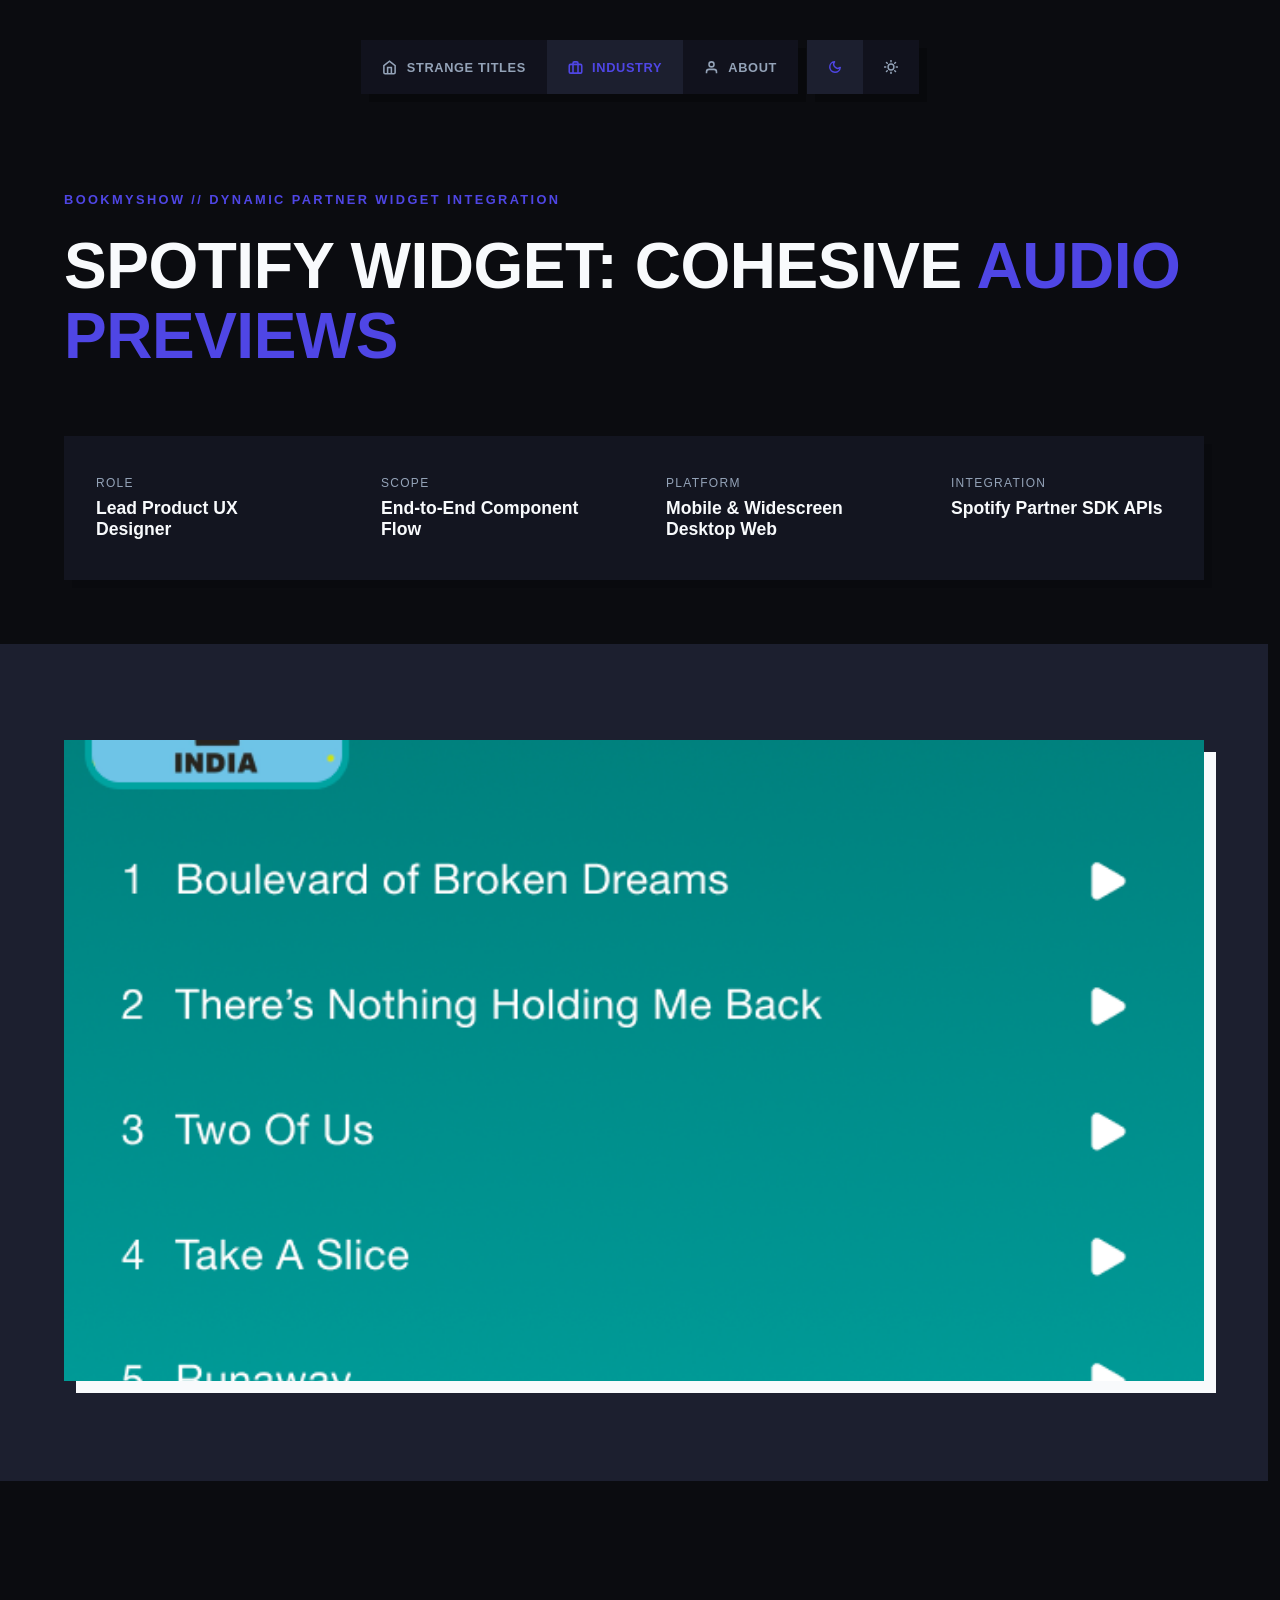
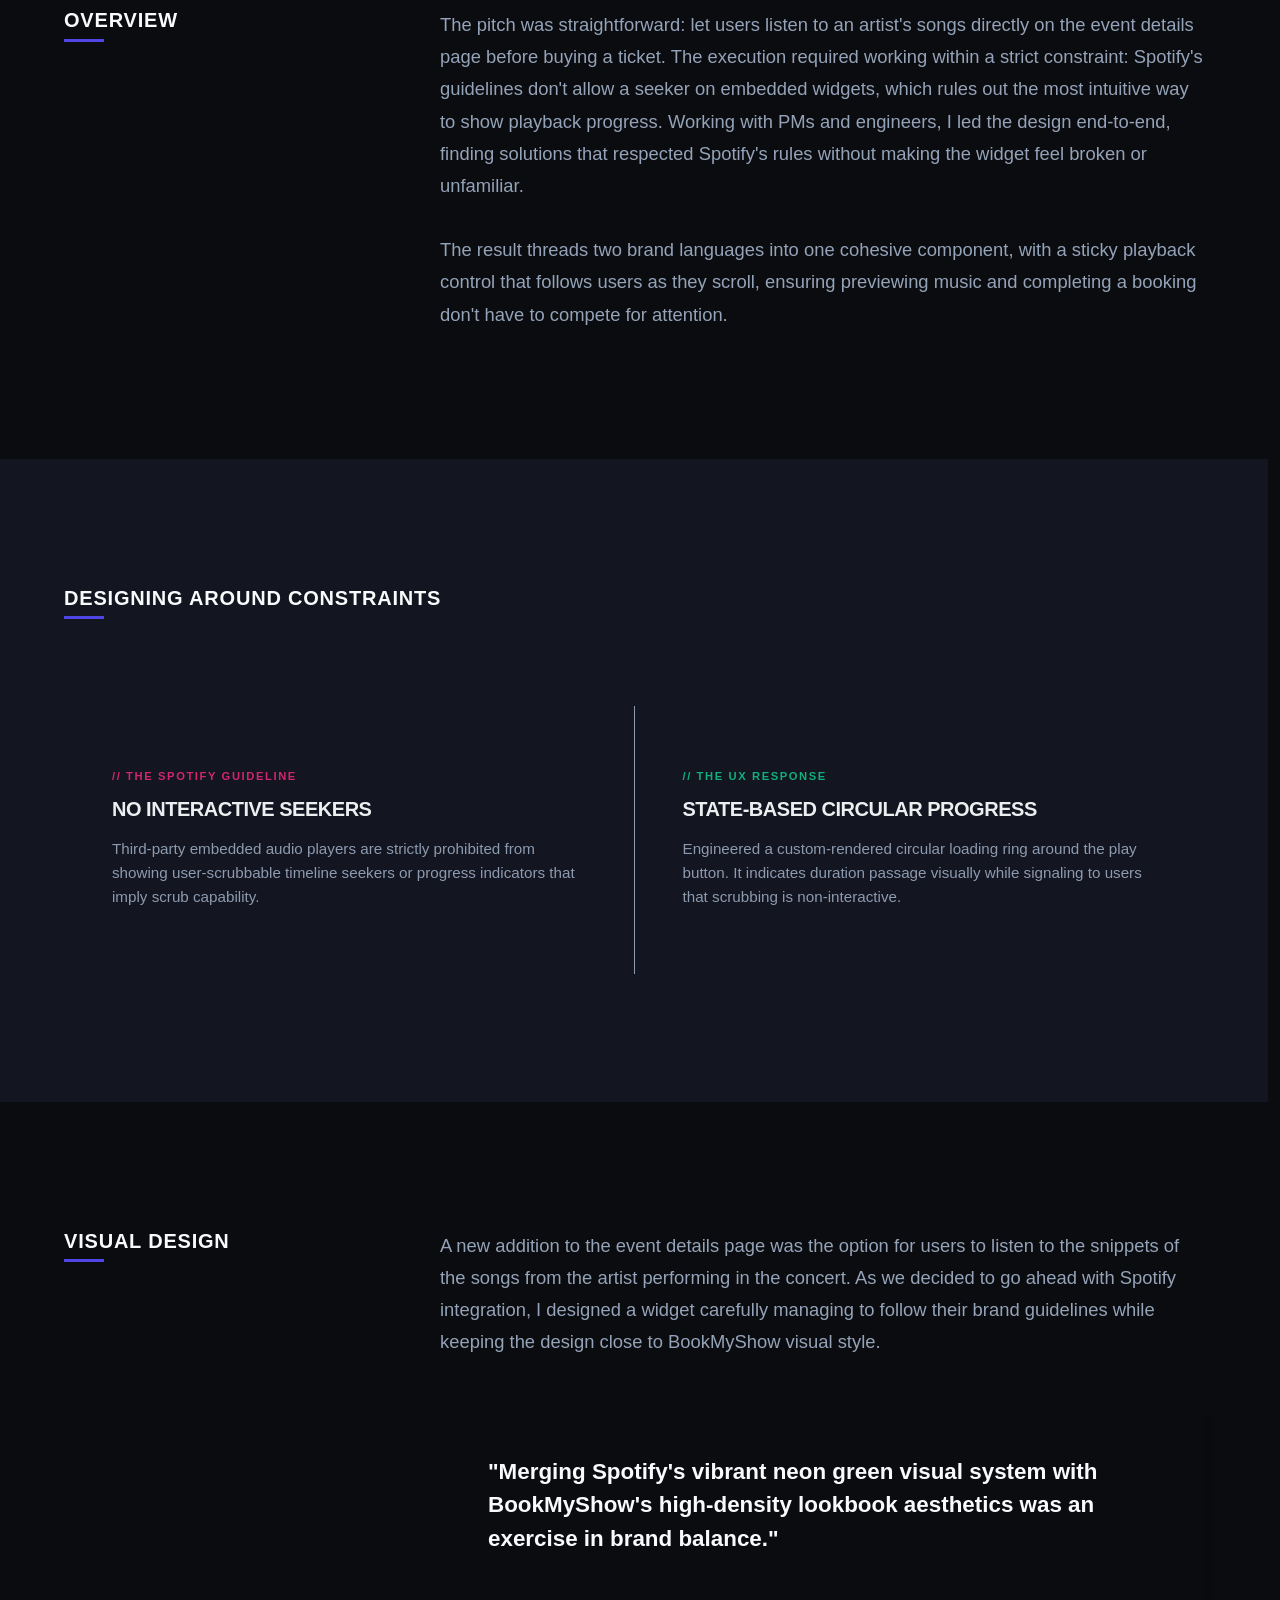
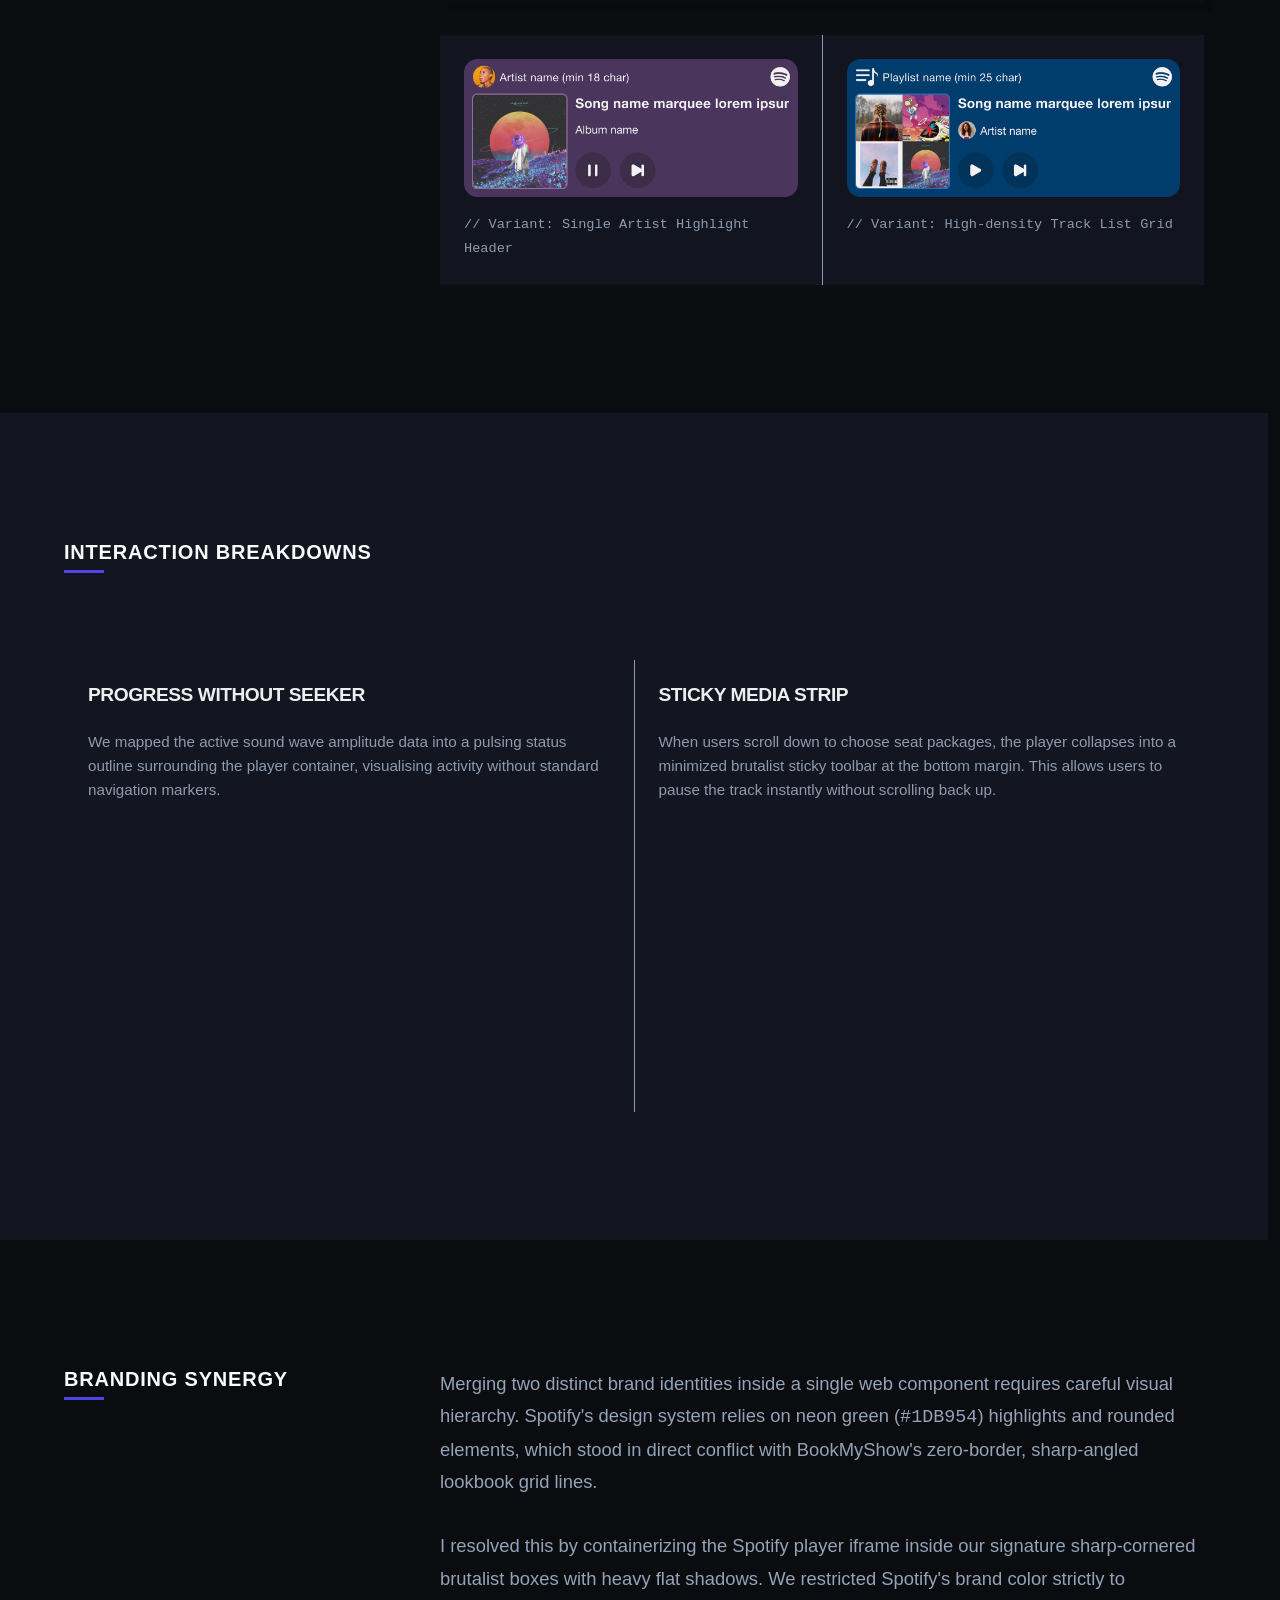
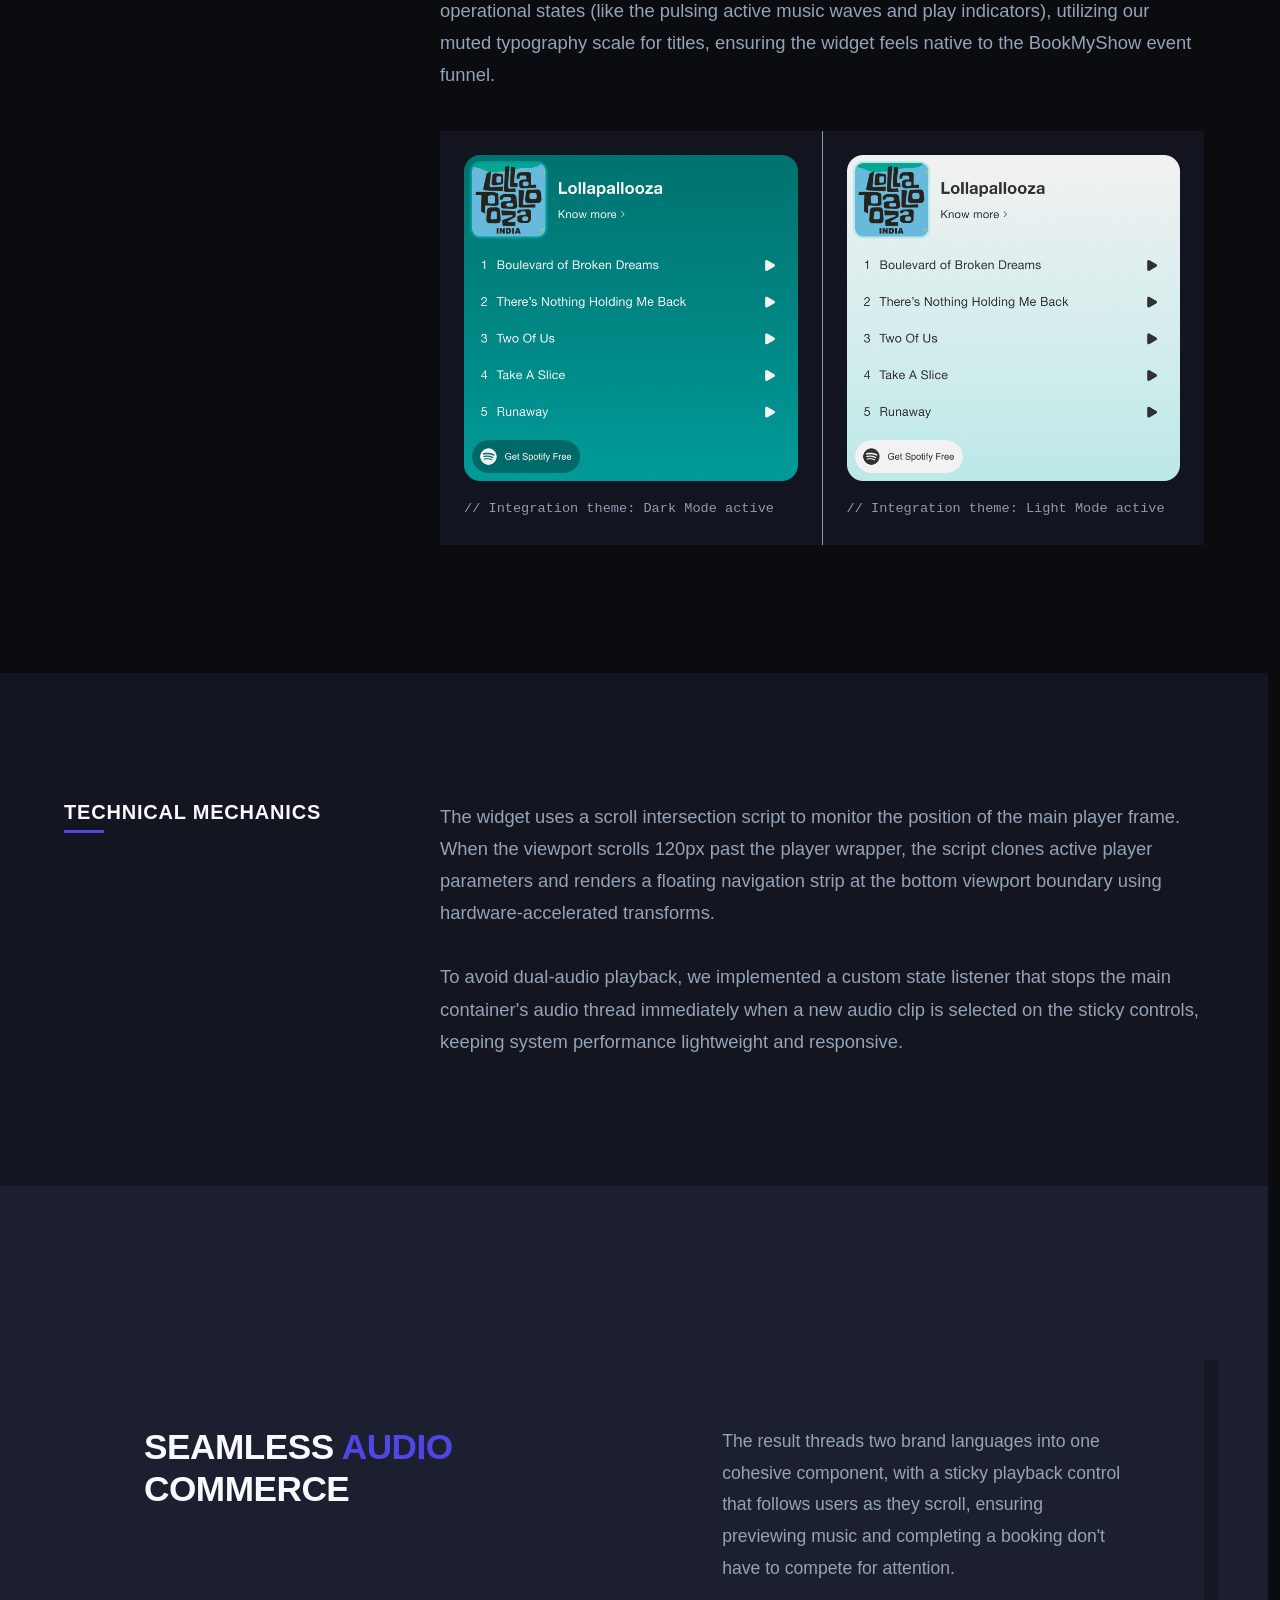
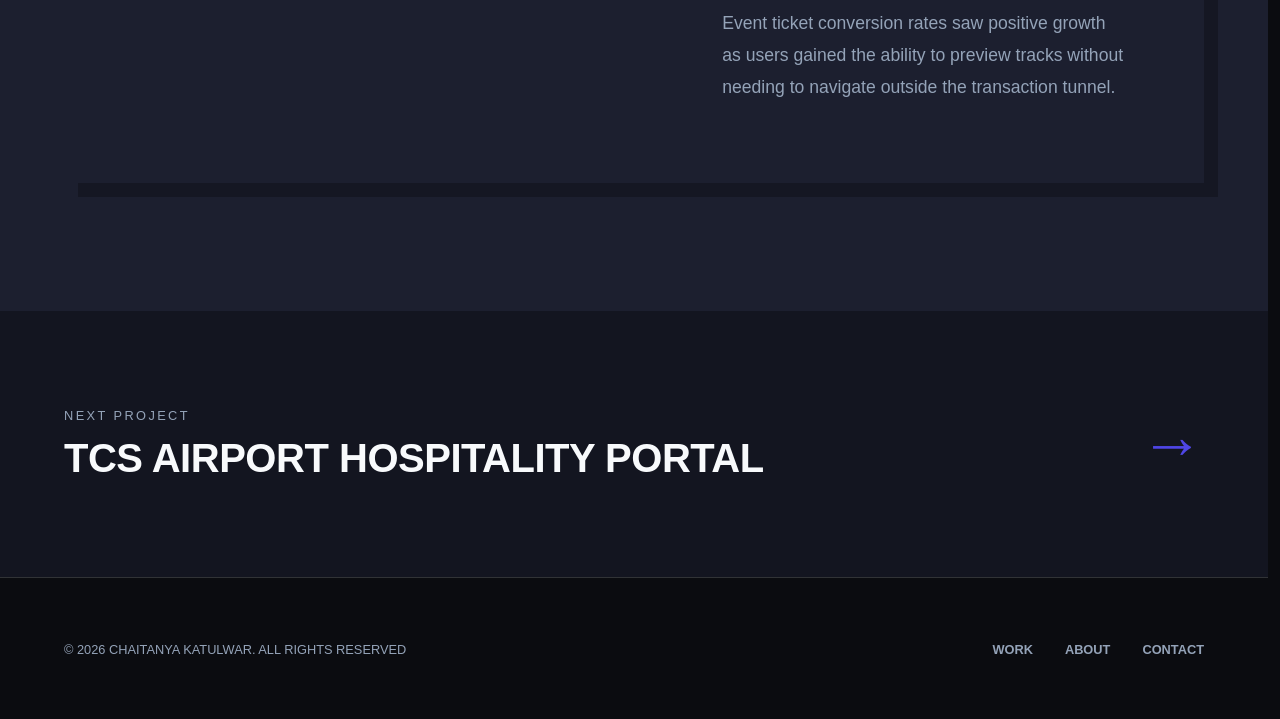
<file: work-spotify-widget.html>
<!DOCTYPE html>
<html lang="en" data-theme="dark">
<head>
  <meta charset="UTF-8">
  <meta name="viewport" content="width=device-width, initial-scale=1.0">
  <title>Spotify Widget Integration // Chaitanya Katulwar UX Portfolio</title>
  <link rel="stylesheet" href="css/style.css">
  <link rel="stylesheet" href="css/case-study.css">
  <script>
    const savedTheme = localStorage.getItem('studio-theme') || 'dark';
    document.documentElement.setAttribute('data-theme', savedTheme);
  </script>
</head>
<body>

  <!-- Navigation -->
  <div class="nav-wrapper-fixed">
    <div class="central-menu-cluster">
      <a href="index.html" class="nav-btn">
        <svg viewBox="0 0 24 24" fill="none" stroke="currentColor"><path d="M3 9l9-7 9 7v11a2 2 0 0 1-2 2H5a2 2 0 0 1-2-2z"></path><polyline points="9 22 9 12 15 12 15 22"></polyline></svg>
        <span>Strange Titles</span>
      </a>
      
      <a href="index.html#industry" class="nav-btn active-nav">
        <svg viewBox="0 0 24 24" fill="none" stroke="currentColor"><rect x="2" y="7" width="20" height="14" rx="2" ry="2"></rect><path d="M16 21V5a2 2 0 0 0-2-2h-4a2 2 0 0 0-2 2v16"></path></svg>
        <span>Industry</span>
      </a>
      
      <a href="index.html#about" class="nav-btn">
        <svg viewBox="0 0 24 24" fill="none" stroke="currentColor"><path d="M20 21v-2a4 4 0 0 0-4-4H8a4 4 0 0 0-4 4v2"></path><circle cx="12" cy="7" r="4"></circle></svg>
        <span>About</span>
      </a>
    </div>

    <div class="theme-toggle-zone">
      <div class="brutalist-toggle-track">
        <button class="toggle-segment-btn moon-active" onclick="setStudioTheme('dark')" aria-label="Dark Mode">
          <svg viewBox="0 0 24 24" fill="none" stroke="currentColor" stroke-linecap="round" stroke-linejoin="round"><path d="M21 12.79A9 9 0 1 1 11.21 3 7 7 0 0 0 21 12.79z"></path></svg>
        </button>
        <button class="toggle-segment-btn sun-active" onclick="setStudioTheme('light')" aria-label="Light Mode">
          <svg viewBox="0 0 24 24" fill="none" stroke="currentColor" stroke-linecap="round" stroke-linejoin="round"><circle cx="12" cy="12" r="5"></circle><line x1="12" y1="1" x2="12" y2="3"></line><line x1="12" y1="21" x2="12" y2="23"></line><line x1="4.22" y1="4.22" x2="5.64" y2="5.64"></line><line x1="18.36" y1="18.36" x2="19.78" y2="19.78"></line><line x1="1" y1="12" x2="3" y2="12"></line><line x1="21" y1="12" x2="23" y2="12"></line><line x1="4.22" y1="19.78" x2="5.64" y2="18.36"></line><line x1="18.36" y1="5.64" x2="19.78" y2="4.22"></line></svg>
        </button>
      </div>
    </div>
  </div>

  <!-- Hero Billboard -->
  <header class="cs-hero">
    <div class="cs-hero-tagline">BookMyShow // Dynamic Partner Widget Integration</div>
    <h1 class="cs-hero-title">Spotify Widget: Cohesive <span>Audio Previews</span></h1>
    
    <div class="cs-meta-grid">
      <div class="cs-meta-cell">
        <span class="cs-meta-label">Role</span>
        <span class="cs-meta-value">Lead Product UX Designer</span>
      </div>
      <div class="cs-meta-cell">
        <span class="cs-meta-label">Scope</span>
        <span class="cs-meta-value">End-to-End Component Flow</span>
      </div>
      <div class="cs-meta-cell">
        <span class="cs-meta-label">Platform</span>
        <span class="cs-meta-value">Mobile & Widescreen Desktop Web</span>
      </div>
      <div class="cs-meta-cell">
        <span class="cs-meta-label">Integration</span>
        <span class="cs-meta-value">Spotify Partner SDK APIs</span>
      </div>
    </div>
  </header>

  <!-- Cover Image -->
  <section class="cs-cover-image">
    <div class="cs-cover-container" style="background: none; box-shadow: none;">
      <img src="assets/spotify-widget/dark.png" alt="Spotify Widget in Event Details Page" style="width: 100%; height: 100%; object-fit: cover; box-shadow: 12px 12px 0 var(--flat-shadow); border: 2px solid var(--text-main);">
    </div>
  </section>

  <!-- Overview -->
  <section class="cs-section bg-main">
    <div class="cs-container">
      <div class="cs-split-2">
        <h2 class="cs-split-title">Overview</h2>
        <div class="cs-split-content">
          <p>The pitch was straightforward: let users listen to an artist's songs directly on the event details page before buying a ticket. The execution required working within a strict constraint: Spotify's guidelines don't allow a seeker on embedded widgets, which rules out the most intuitive way to show playback progress. Working with PMs and engineers, I led the design end-to-end, finding solutions that respected Spotify's rules without making the widget feel broken or unfamiliar. </p>
          <p>The result threads two brand languages into one cohesive component, with a sticky playback control that follows users as they scroll, ensuring previewing music and completing a booking don't have to compete for attention.</p>
        </div>
      </div>
    </div>
  </section>

  <!-- Constraint Callout (2-cell block) -->
  <section class="cs-section bg-panel">
    <div class="cs-container">
      <div class="cs-split-2" style="grid-template-columns: 1fr; gap: 4rem;">
        <h2 class="cs-split-title" style="margin-bottom: 0;">Designing Around Constraints</h2>
        <div class="cs-hairline-grid cols-2" style="margin-top: 2rem;">
          <div class="cs-grid-cell">
            <span class="interaction-meta-tag" style="color: var(--accent-sandbox);">// The Spotify Guideline</span>
            <h3 class="cs-grid-title" style="margin-top: 1rem;">No Interactive Seekers</h3>
            <p class="cs-grid-desc">Third-party embedded audio players are strictly prohibited from showing user-scrubbable timeline seekers or progress indicators that imply scrub capability.</p>
          </div>
          <div class="cs-grid-cell">
            <span class="interaction-meta-tag">// The UX Response</span>
            <h3 class="cs-grid-title" style="margin-top: 1rem;">State-Based Circular Progress</h3>
            <p class="cs-grid-desc">Engineered a custom-rendered circular loading ring around the play button. It indicates duration passage visually while signaling to users that scrubbing is non-interactive.</p>
          </div>
        </div>
      </div>
    </div>
  </section>

  <!-- Visual Design split -->
  <section class="cs-section bg-main">
    <div class="cs-container">
      <div class="cs-split-2">
        <h2 class="cs-split-title">Visual Design</h2>
        <div class="cs-split-content">
          <p>A new addition to the event details page was the option for users to listen to the snippets of the songs from the artist performing in the concert. As we decided to go ahead with Spotify integration, I designed a widget carefully managing to follow their brand guidelines while keeping the design close to BookMyShow visual style.</p>
          <div class="cs-quote-box" style="margin-bottom: 2rem;">
            "Merging Spotify's vibrant neon green visual system with BookMyShow's high-density lookbook aesthetics was an exercise in brand balance."
          </div>
          
          <div class="cs-hairline-grid cols-2" style="background-color: var(--text-muted); gap: 1px;">
            <div class="cs-grid-cell" style="background-color: var(--surface-panel); padding: 1.5rem;">
              <img src="assets/spotify-widget/type_single_artist.png" alt="Single Artist Widget Variant" style="width: 100%; height: auto; display: block; border: 1px solid var(--text-muted);">
              <div style="margin-top: 1rem; font-family: monospace; font-size: 0.85rem; color: var(--text-muted);">// Variant: Single Artist Highlight Header</div>
            </div>
            <div class="cs-grid-cell" style="background-color: var(--surface-panel); padding: 1.5rem;">
              <img src="assets/spotify-widget/type_type3.png" alt="Alternative Widget Design" style="width: 100%; height: auto; display: block; border: 1px solid var(--text-muted);">
              <div style="margin-top: 1rem; font-family: monospace; font-size: 0.85rem; color: var(--text-muted);">// Variant: High-density Track List Grid</div>
            </div>
          </div>
        </div>
      </div>
    </div>
  </section>

  <!-- Interactions (2 column) -->
  <section class="cs-section bg-panel">
    <div class="cs-container">
      <div class="cs-split-2" style="grid-template-columns: 1fr; gap: 4rem;">
        <h2 class="cs-split-title">Interaction Breakdowns</h2>
        
        <div class="cs-hairline-grid cols-2" style="margin-top: 2rem; background-color: var(--text-muted); gap: 1px;">
          <div class="cs-grid-cell" style="background-color: var(--surface-panel); padding: 1.5rem;">
            <h4 style="font-size: 1.2rem; font-weight: 800; text-transform: uppercase; margin-bottom: 1.5rem;">Progress Without Seeker</h4>
            <p class="cs-grid-desc" style="margin-bottom: 1.5rem;">We mapped the active sound wave amplitude data into a pulsing status outline surrounding the player container, visualising activity without standard navigation markers.</p>
            <video src="assets/spotify-widget/screen_recording_2025-12-03_at_11.33.07___am - Trim.mp4" autoplay loop muted playsinline style="width: 100%; height: auto; display: block; border: 1px solid var(--text-muted);"></video>
          </div>
          <div class="cs-grid-cell" style="background-color: var(--surface-panel); padding: 1.5rem;">
            <h4 style="font-size: 1.2rem; font-weight: 800; text-transform: uppercase; margin-bottom: 1.5rem;">Sticky Media Strip</h4>
            <p class="cs-grid-desc" style="margin-bottom: 1.5rem;">When users scroll down to choose seat packages, the player collapses into a minimized brutalist sticky toolbar at the bottom margin. This allows users to pause the track instantly without scrolling back up.</p>
            <video src="assets/spotify-widget/screen_recording_2025-12-14_at_3.45.38___pm - Trim.mp4" autoplay loop muted playsinline style="width: 100%; height: auto; display: block; border: 1px solid var(--text-muted);"></video>
          </div>
        </div>
      </div>
    </div>
  </section>

  <!-- Branding Synergy -->
  <section class="cs-section bg-main">
    <div class="cs-container">
      <div class="cs-split-2">
        <h2 class="cs-split-title">Branding Synergy</h2>
        <div class="cs-split-content">
          <p>Merging two distinct brand identities inside a single web component requires careful visual hierarchy. Spotify's design system relies on neon green (<code>#1DB954</code>) highlights and rounded elements, which stood in direct conflict with BookMyShow's zero-border, sharp-angled lookbook grid lines.</p>
          <p>I resolved this by containerizing the Spotify player iframe inside our signature sharp-cornered brutalist boxes with heavy flat shadows. We restricted Spotify's brand color strictly to operational states (like the pulsing active music waves and play indicators), utilizing our muted typography scale for titles, ensuring the widget feels native to the BookMyShow event funnel.</p>

          <div class="cs-hairline-grid cols-2" style="margin-top: 2.5rem; background-color: var(--text-muted); gap: 1px;">
            <div class="cs-grid-cell" style="background-color: var(--surface-panel); padding: 1.5rem;">
              <img src="assets/spotify-widget/dark.png" alt="Spotify Widget Dark Theme" style="width: 100%; height: auto; display: block; border: 1px solid var(--text-muted);">
              <div style="margin-top: 1rem; font-family: monospace; font-size: 0.85rem; color: var(--text-muted);">// Integration theme: Dark Mode active</div>
            </div>
            <div class="cs-grid-cell" style="background-color: var(--surface-panel); padding: 1.5rem;">
              <img src="assets/spotify-widget/light.png" alt="Spotify Widget Light Theme" style="width: 100%; height: auto; display: block; border: 1px solid var(--text-muted);">
              <div style="margin-top: 1rem; font-family: monospace; font-size: 0.85rem; color: var(--text-muted);">// Integration theme: Light Mode active</div>
            </div>
          </div>
        </div>
      </div>
    </div>
  </section>

  <!-- Technical Mechanics -->
  <section class="cs-section bg-panel">
    <div class="cs-container">
      <div class="cs-split-2">
        <h2 class="cs-split-title">Technical Mechanics</h2>
        <div class="cs-split-content">
          <p>The widget uses a scroll intersection script to monitor the position of the main player frame. When the viewport scrolls 120px past the player wrapper, the script clones active player parameters and renders a floating navigation strip at the bottom viewport boundary using hardware-accelerated transforms.</p>
          <p>To avoid dual-audio playback, we implemented a custom state listener that stops the main container's audio thread immediately when a new audio clip is selected on the sticky controls, keeping system performance lightweight and responsive.</p>
        </div>
      </div>
    </div>
  </section>

  <!-- Outcome -->
  <section class="cs-section bg-hover">
    <div class="cs-container">
      <div class="cs-outcome-card">
        <h2 class="cs-outcome-statement">Seamless <span>Audio</span> Commerce</h2>
        <div class="cs-outcome-details">
          <p>The result threads two brand languages into one cohesive component, with a sticky playback control that follows users as they scroll, ensuring previewing music and completing a booking don't have to compete for attention.</p>
          <p>Event ticket conversion rates saw positive growth as users gained the ability to preview tracks without needing to navigate outside the transaction tunnel.</p>
        </div>
      </div>
    </div>
  </section>

  <!-- Next Project Panel -->
  <a href="work-tcs.html" class="cs-next-panel">
    <div>
      <span class="cs-next-label">Next Project</span>
      <h3 class="cs-next-title">TCS Airport Hospitality Portal</h3>
    </div>
    <span class="cs-next-arrow">→</span>
  </a>

  <!-- Footer -->
  <footer class="cs-footer">
    <span>© 2026 CHAITANYA KATULWAR. ALL RIGHTS RESERVED</span>
    <div class="cs-footer-links">
      <a href="index.html">Work</a>
      <a href="index.html#about">About</a>
      <a href="mailto:chaitanyakatulwar@gmail.com">Contact</a>
    </div>
  </footer>

  <script>
    function setStudioTheme(themeToken) {
      document.documentElement.setAttribute('data-theme', themeToken);
      localStorage.setItem('studio-theme', themeToken);
    }
  </script>
</body>
</html>
</file>
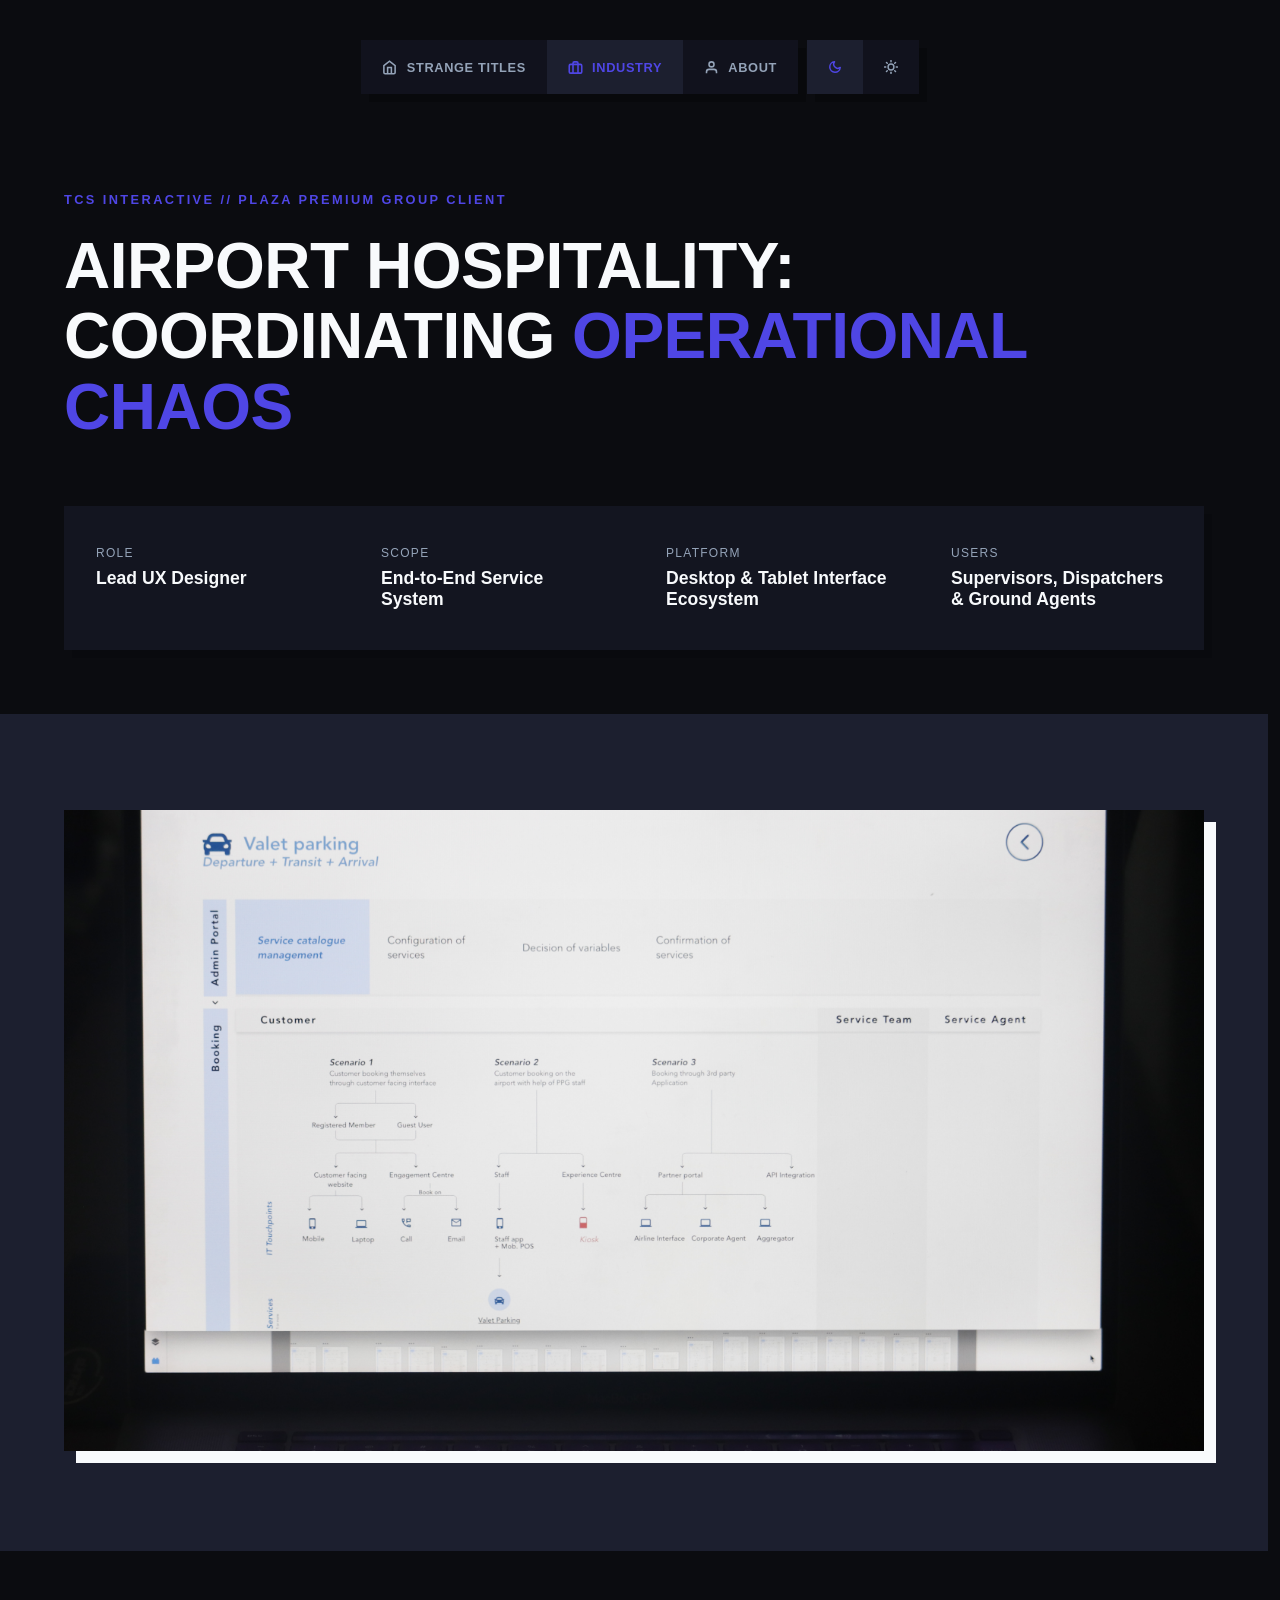
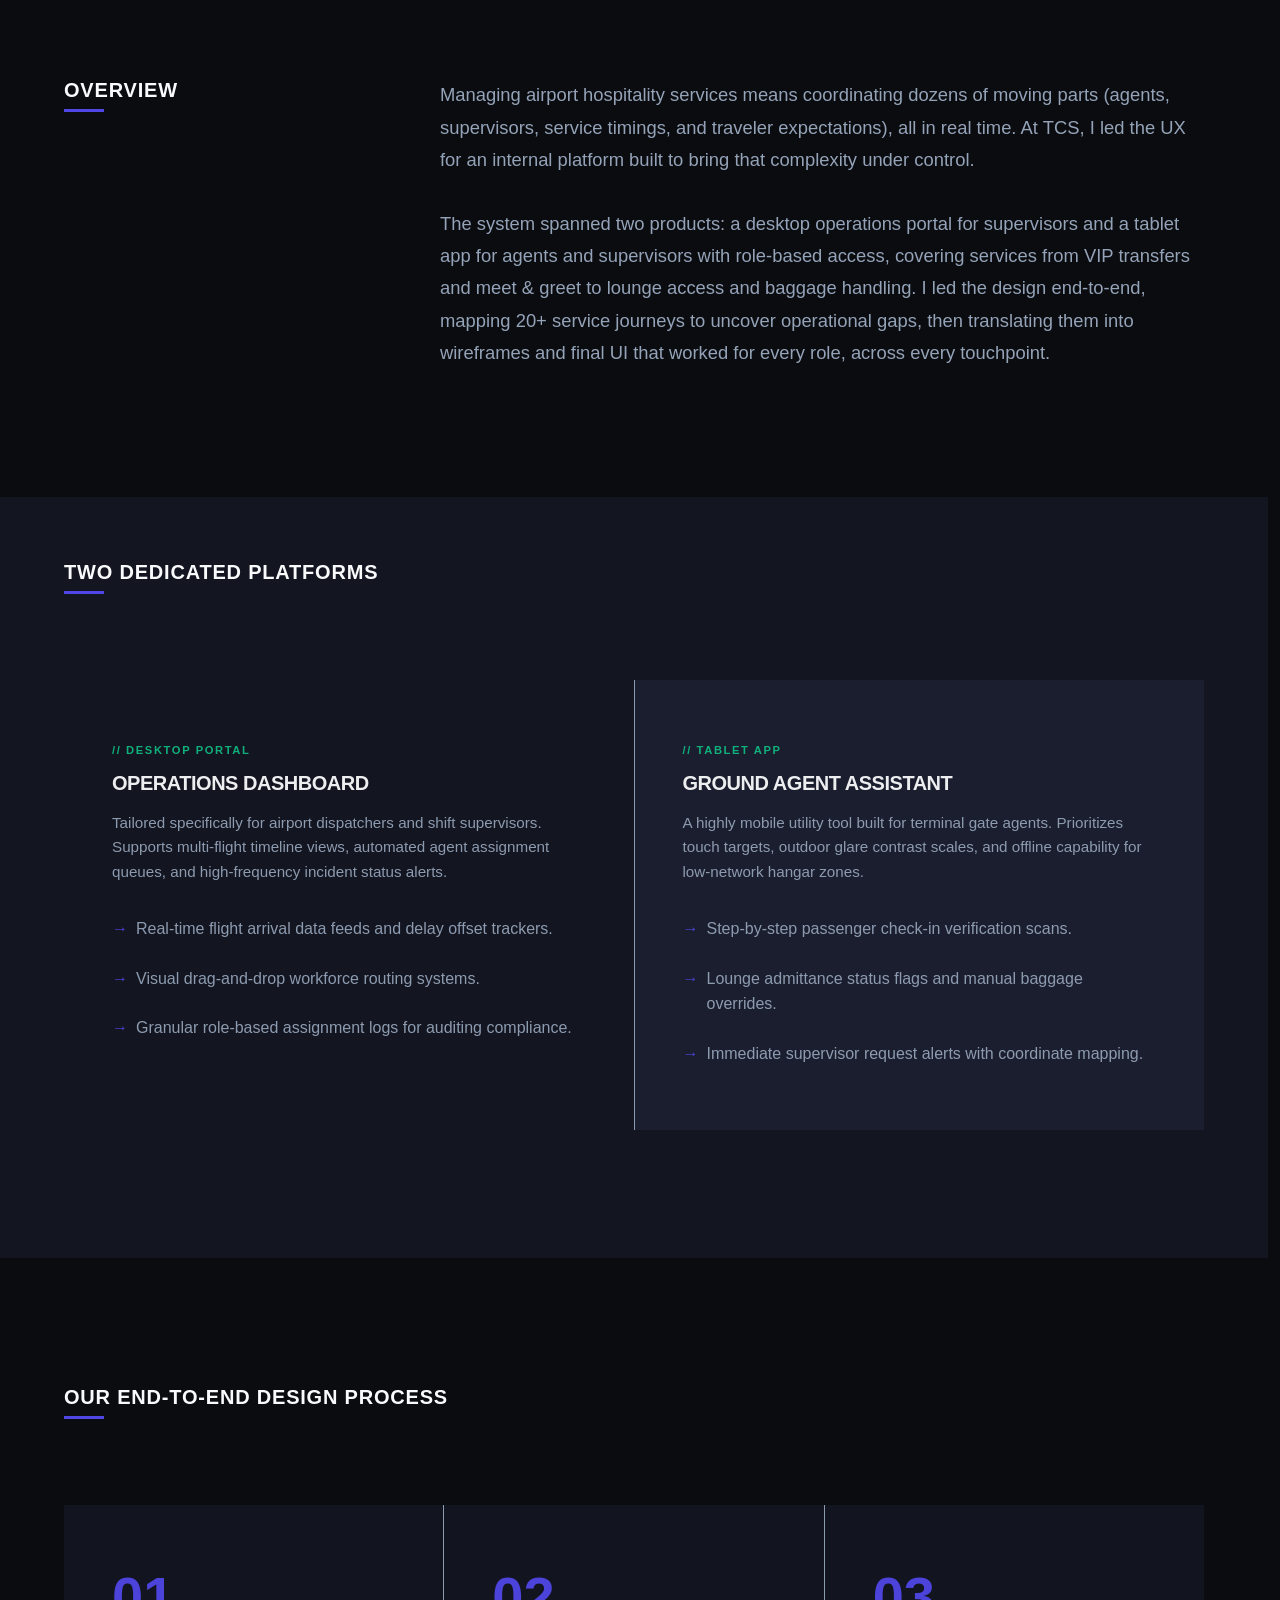
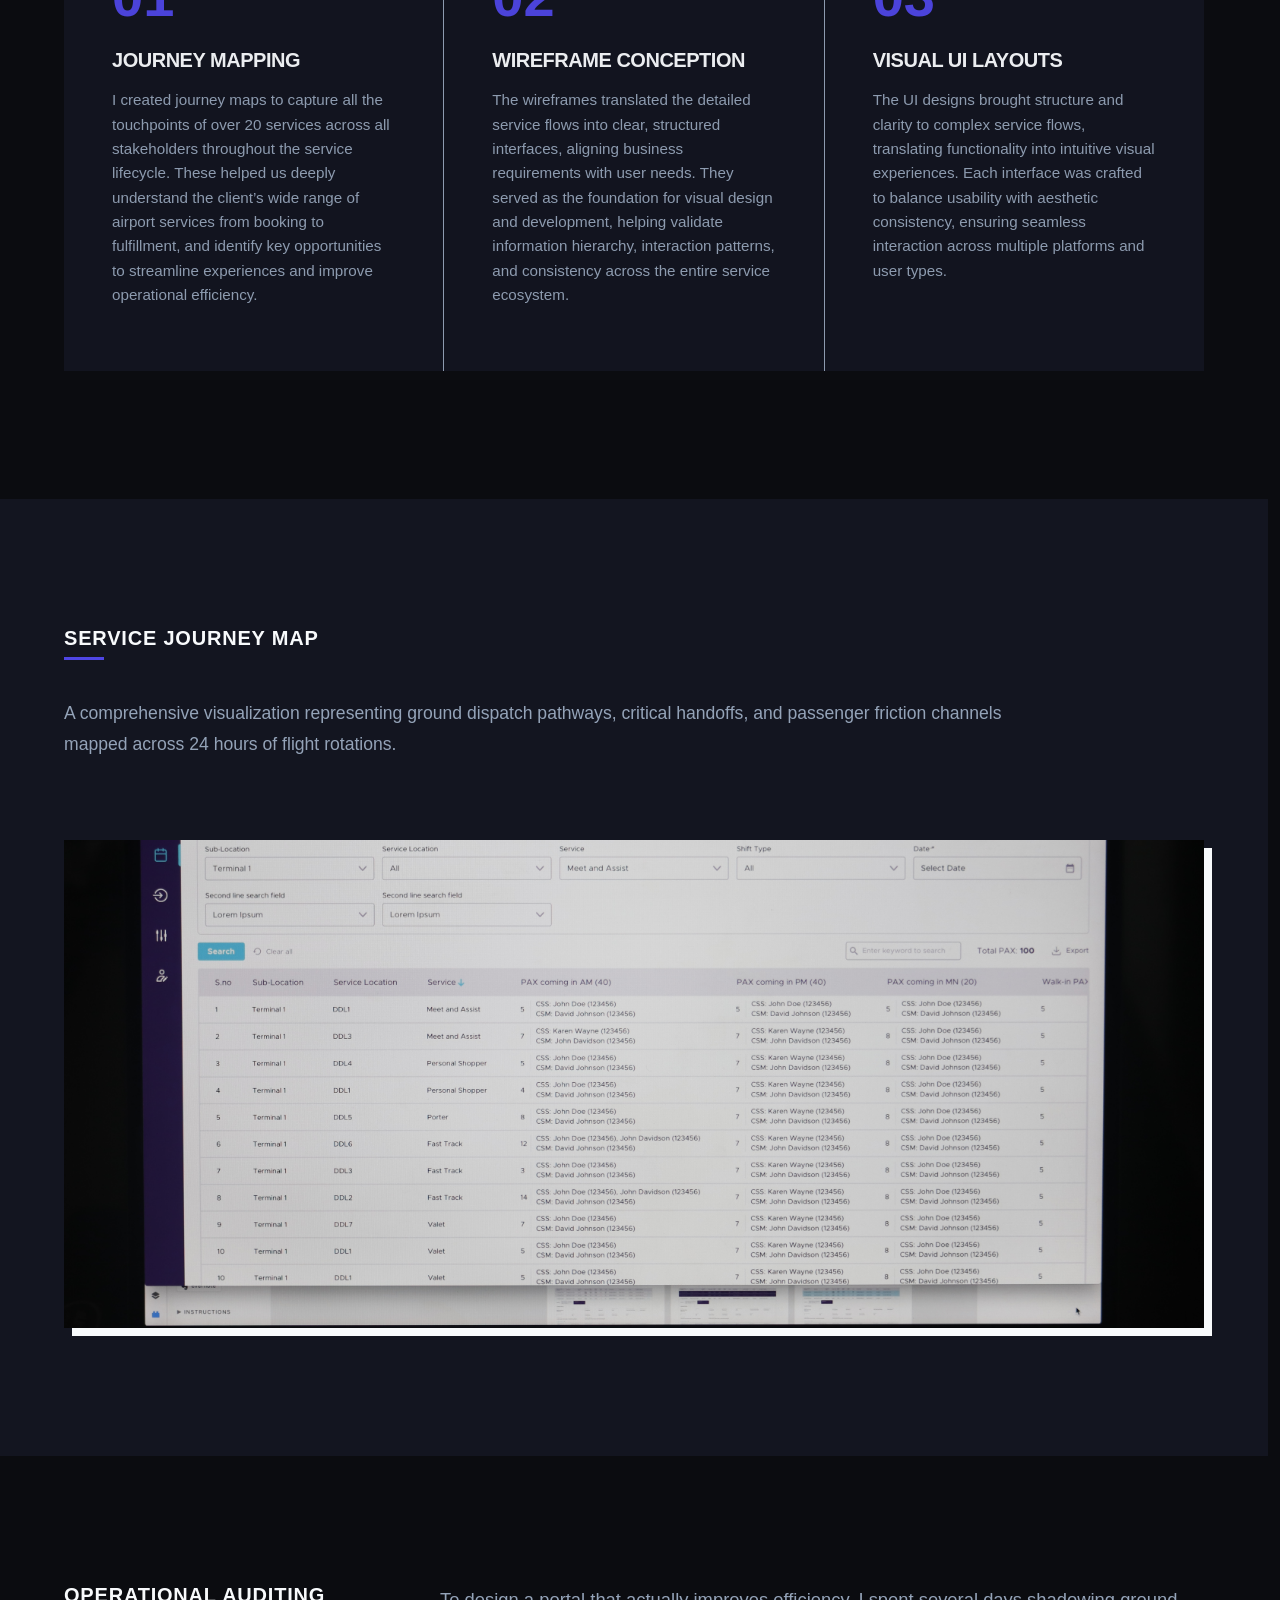
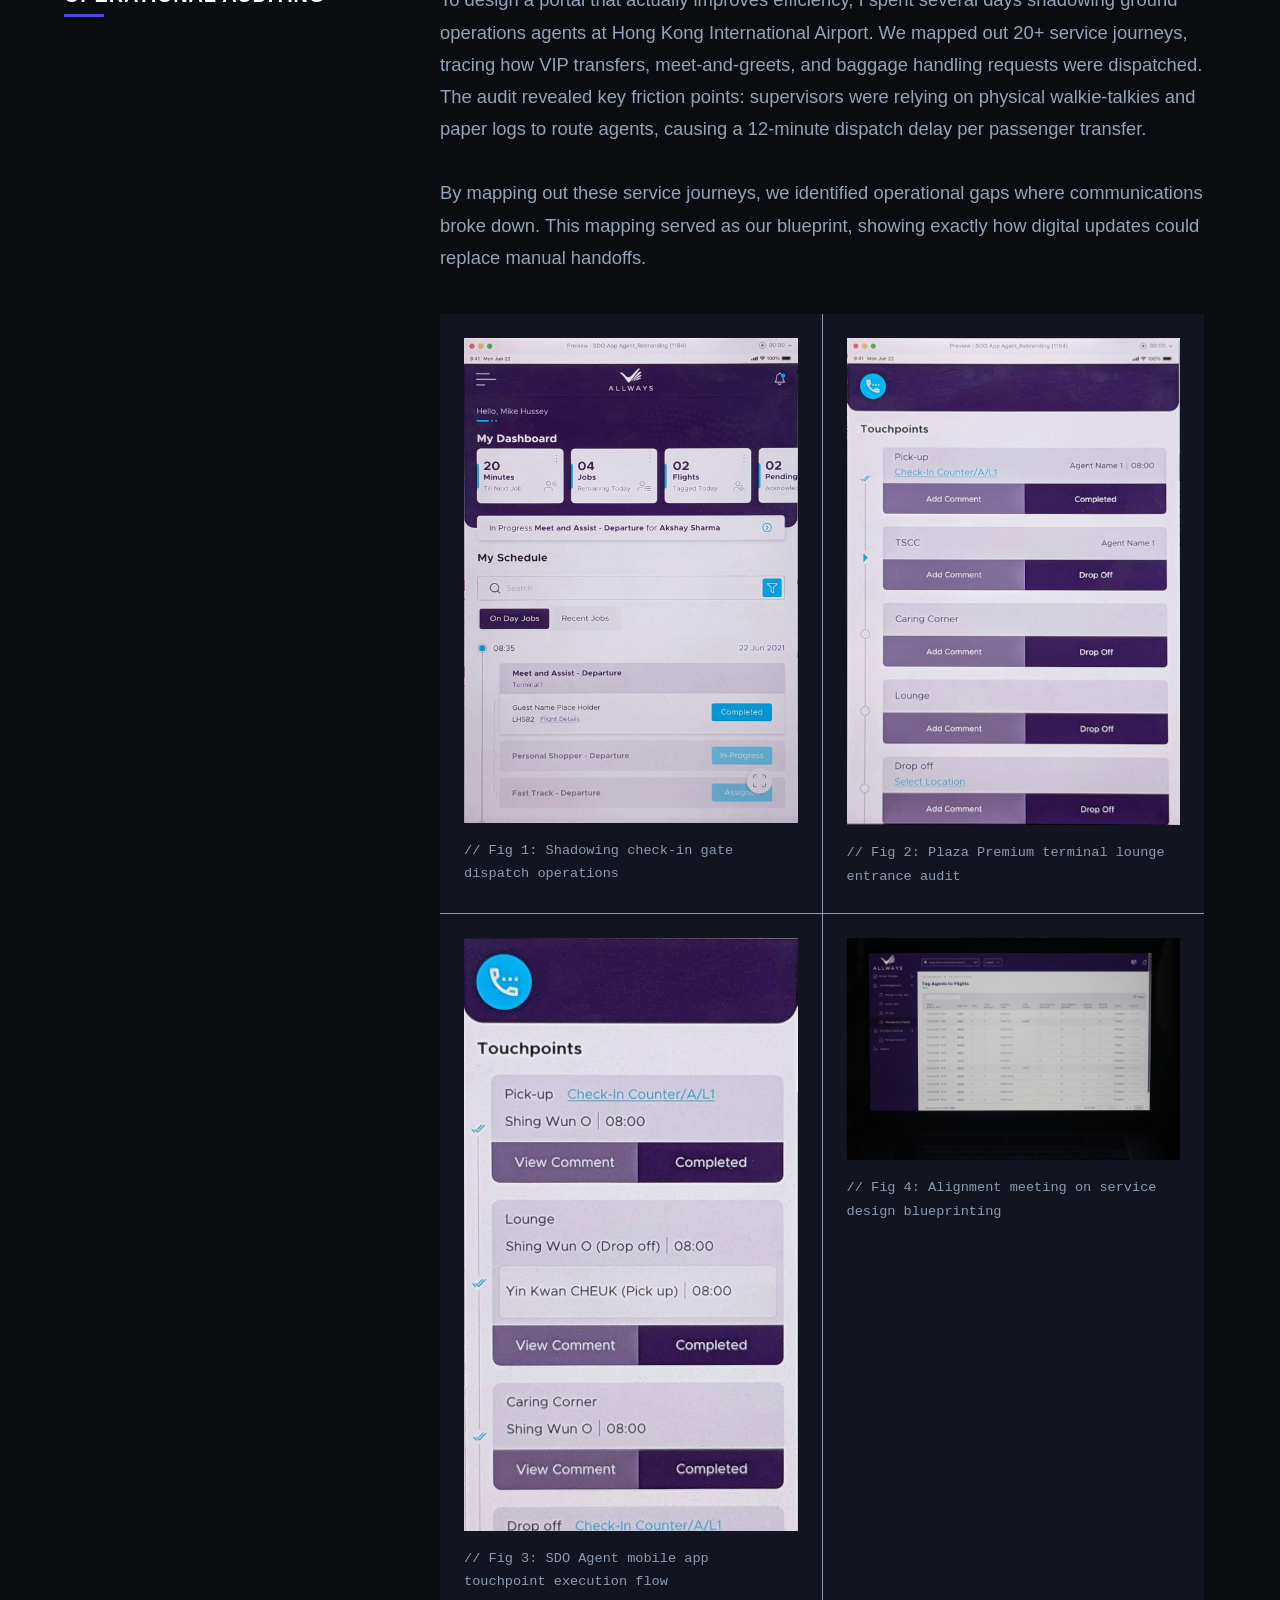
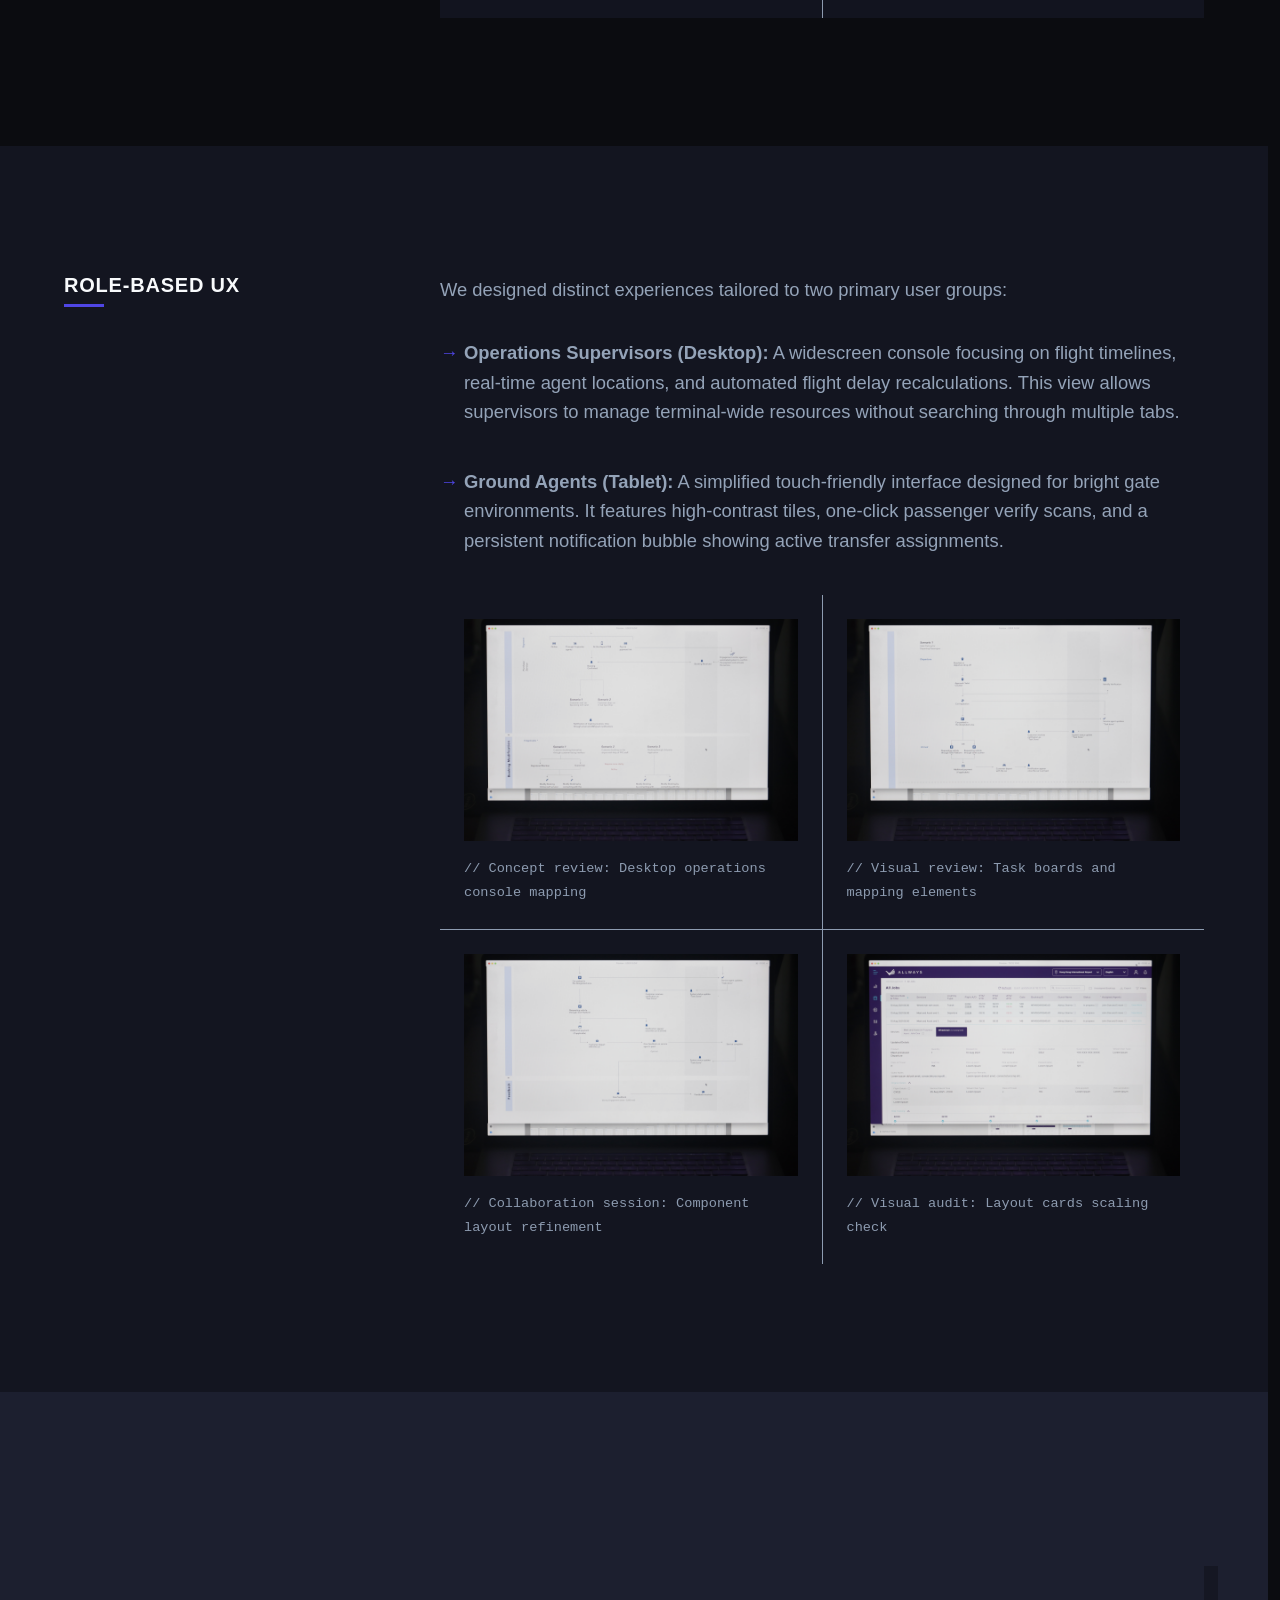
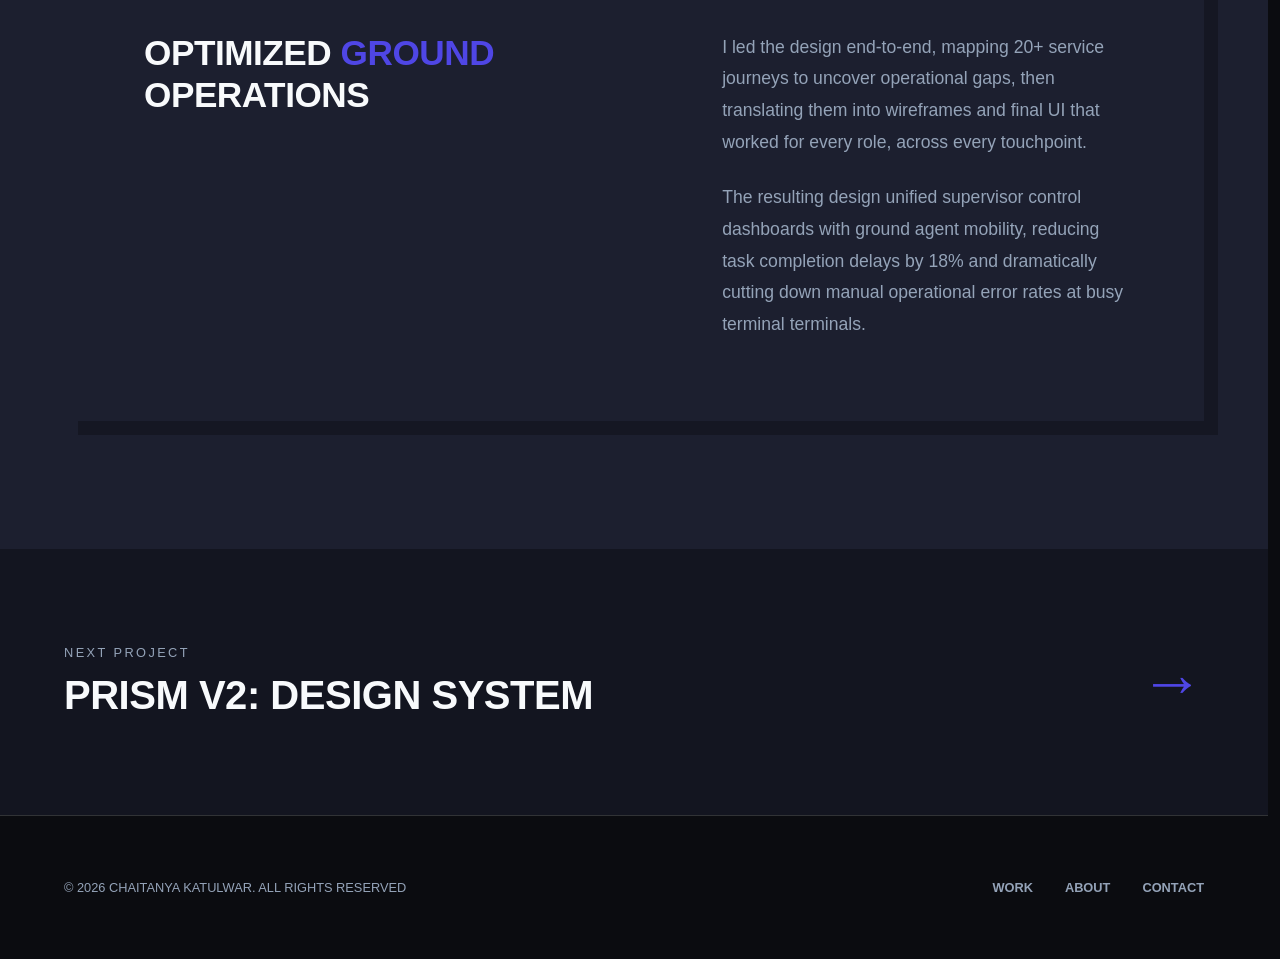
<file: work-tcs.html>
<!DOCTYPE html>
<html lang="en" data-theme="dark">
<head>
  <meta charset="UTF-8">
  <meta name="viewport" content="width=device-width, initial-scale=1.0">
  <title>TCS Airport Hospitality Portal // Chaitanya Katulwar UX Portfolio</title>
  <link rel="stylesheet" href="css/style.css">
  <link rel="stylesheet" href="css/case-study.css">
  <script>
    const savedTheme = localStorage.getItem('studio-theme') || 'dark';
    document.documentElement.setAttribute('data-theme', savedTheme);
  </script>
</head>
<body>

  <!-- Navigation -->
  <div class="nav-wrapper-fixed">
    <div class="central-menu-cluster">
      <a href="index.html" class="nav-btn">
        <svg viewBox="0 0 24 24" fill="none" stroke="currentColor"><path d="M3 9l9-7 9 7v11a2 2 0 0 1-2 2H5a2 2 0 0 1-2-2z"></path><polyline points="9 22 9 12 15 12 15 22"></polyline></svg>
        <span>Strange Titles</span>
      </a>
      
      <a href="index.html#industry" class="nav-btn active-nav">
        <svg viewBox="0 0 24 24" fill="none" stroke="currentColor"><rect x="2" y="7" width="20" height="14" rx="2" ry="2"></rect><path d="M16 21V5a2 2 0 0 0-2-2h-4a2 2 0 0 0-2 2v16"></path></svg>
        <span>Industry</span>
      </a>
      
      <a href="index.html#about" class="nav-btn">
        <svg viewBox="0 0 24 24" fill="none" stroke="currentColor"><path d="M20 21v-2a4 4 0 0 0-4-4H8a4 4 0 0 0-4 4v2"></path><circle cx="12" cy="7" r="4"></circle></svg>
        <span>About</span>
      </a>
    </div>

    <div class="theme-toggle-zone">
      <div class="brutalist-toggle-track">
        <button class="toggle-segment-btn moon-active" onclick="setStudioTheme('dark')" aria-label="Dark Mode">
          <svg viewBox="0 0 24 24" fill="none" stroke="currentColor" stroke-linecap="round" stroke-linejoin="round"><path d="M21 12.79A9 9 0 1 1 11.21 3 7 7 0 0 0 21 12.79z"></path></svg>
        </button>
        <button class="toggle-segment-btn sun-active" onclick="setStudioTheme('light')" aria-label="Light Mode">
          <svg viewBox="0 0 24 24" fill="none" stroke="currentColor" stroke-linecap="round" stroke-linejoin="round"><circle cx="12" cy="12" r="5"></circle><line x1="12" y1="1" x2="12" y2="3"></line><line x1="12" y1="21" x2="12" y2="23"></line><line x1="4.22" y1="4.22" x2="5.64" y2="5.64"></line><line x1="18.36" y1="18.36" x2="19.78" y2="19.78"></line><line x1="1" y1="12" x2="3" y2="12"></line><line x1="21" y1="12" x2="23" y2="12"></line><line x1="4.22" y1="19.78" x2="5.64" y2="18.36"></line><line x1="18.36" y1="5.64" x2="19.78" y2="4.22"></line></svg>
        </button>
      </div>
    </div>
  </div>

  <!-- Hero Billboard -->
  <header class="cs-hero">
    <div class="cs-hero-tagline">TCS Interactive // Plaza Premium Group client</div>
    <h1 class="cs-hero-title">Airport Hospitality: Coordinating <span>Operational Chaos</span></h1>
    
    <div class="cs-meta-grid">
      <div class="cs-meta-cell">
        <span class="cs-meta-label">Role</span>
        <span class="cs-meta-value">Lead UX Designer</span>
      </div>
      <div class="cs-meta-cell">
        <span class="cs-meta-label">Scope</span>
        <span class="cs-meta-value">End-to-End Service System</span>
      </div>
      <div class="cs-meta-cell">
        <span class="cs-meta-label">Platform</span>
        <span class="cs-meta-value">Desktop & Tablet Interface Ecosystem</span>
      </div>
      <div class="cs-meta-cell">
        <span class="cs-meta-label">Users</span>
        <span class="cs-meta-value">Supervisors, Dispatchers & Ground Agents</span>
      </div>
    </div>
  </header>

  <!-- Cover Image -->
  <section class="cs-cover-image">
    <div class="cs-cover-container" style="background: none; box-shadow: none;">
      <img src="assets/tcs/_MG_5731.JPG" alt="Plaza Premium lounge ground operations" style="width: 100%; height: 100%; object-fit: cover; box-shadow: 12px 12px 0 var(--flat-shadow); border: 2px solid var(--text-main);">
    </div>
  </section>

  <!-- Overview -->
  <section class="cs-section bg-main">
    <div class="cs-container">
      <div class="cs-split-2">
        <h2 class="cs-split-title">Overview</h2>
        <div class="cs-split-content">
          <p>Managing airport hospitality services means coordinating dozens of moving parts (agents, supervisors, service timings, and traveler expectations), all in real time. At TCS, I led the UX for an internal platform built to bring that complexity under control. </p>
          <p>The system spanned two products: a desktop operations portal for supervisors and a tablet app for agents and supervisors with role-based access, covering services from VIP transfers and meet & greet to lounge access and baggage handling. I led the design end-to-end, mapping 20+ service journeys to uncover operational gaps, then translating them into wireframes and final UI that worked for every role, across every touchpoint.</p>
        </div>
      </div>
    </div>
  </section>

  <!-- Two Platforms (bg1 / bg2 layout split) -->
  <section class="cs-section bg-panel" style="padding-top: 4rem;">
    <div class="cs-container">
      <div class="cs-split-2" style="grid-template-columns: 1fr; gap: 4rem;">
        <h2 class="cs-split-title">Two Dedicated Platforms</h2>
        
        <div class="cs-hairline-grid cols-2" style="margin-top: 2rem;">
          <div class="cs-grid-cell" style="background-color: var(--surface-panel);">
            <span class="interaction-meta-tag">// Desktop Portal</span>
            <h3 class="cs-grid-title" style="margin-top: 1rem;">Operations Dashboard</h3>
            <p class="cs-grid-desc">Tailored specifically for airport dispatchers and shift supervisors. Supports multi-flight timeline views, automated agent assignment queues, and high-frequency incident status alerts.</p>
            <ul class="diff-list" style="margin-top: 2rem;">
              <li>Real-time flight arrival data feeds and delay offset trackers.</li>
              <li>Visual drag-and-drop workforce routing systems.</li>
              <li>Granular role-based assignment logs for auditing compliance.</li>
            </ul>
          </div>
          <div class="cs-grid-cell" style="background-color: var(--surface-hover);">
            <span class="interaction-meta-tag">// Tablet App</span>
            <h3 class="cs-grid-title" style="margin-top: 1rem;">Ground Agent Assistant</h3>
            <p class="cs-grid-desc">A highly mobile utility tool built for terminal gate agents. Prioritizes touch targets, outdoor glare contrast scales, and offline capability for low-network hangar zones.</p>
            <ul class="diff-list" style="margin-top: 2rem;">
              <li>Step-by-step passenger check-in verification scans.</li>
              <li>Lounge admittance status flags and manual baggage overrides.</li>
              <li>Immediate supervisor request alerts with coordinate mapping.</li>
            </ul>
          </div>
        </div>
      </div>
    </div>
  </section>

  <!-- Design Process (3 col steps) -->
  <section class="cs-section bg-main">
    <div class="cs-container">
      <div class="cs-split-2" style="grid-template-columns: 1fr; gap: 4rem;">
        <h2 class="cs-split-title">Our End-to-End Design Process</h2>
        <div class="cs-hairline-grid cols-3" style="margin-top: 2rem;">
          <div class="cs-grid-cell">
            <div class="cs-grid-number">01</div>
            <h3 class="cs-grid-title">Journey Mapping</h3>
            <p class="cs-grid-desc">I created journey maps to capture all the touchpoints of over 20 services across all stakeholders throughout the service lifecycle. These helped us deeply understand the client’s wide range of airport services from booking to fulfillment, and identify key opportunities to streamline experiences and improve operational efficiency.</p>
          </div>
          <div class="cs-grid-cell">
            <div class="cs-grid-number">02</div>
            <h3 class="cs-grid-title">Wireframe Conception</h3>
            <p class="cs-grid-desc">The wireframes translated the detailed service flows into clear, structured interfaces, aligning business requirements with user needs. They served as the foundation for visual design and development, helping validate information hierarchy, interaction patterns, and consistency across the entire service ecosystem.</p>
          </div>
          <div class="cs-grid-cell">
            <div class="cs-grid-number">03</div>
            <h3 class="cs-grid-title">Visual UI Layouts</h3>
            <p class="cs-grid-desc">The UI designs brought structure and clarity to complex service flows, translating functionality into intuitive visual experiences. Each interface was crafted to balance usability with aesthetic consistency, ensuring seamless interaction across multiple platforms and user types.</p>
          </div>
        </div>
      </div>
    </div>
  </section>

  <!-- Full Width Journey Map Section -->
  <section class="cs-section bg-panel">
    <div class="cs-container">
      <div class="cs-split-2" style="grid-template-columns: 1fr; gap: 3rem;">
        <h2 class="cs-split-title">Service Journey Map</h2>
        <p style="font-size: 1.1rem; line-height: 1.75; color: var(--text-muted); max-width: 1000px;">A comprehensive visualization representing ground dispatch pathways, critical handoffs, and passenger friction channels mapped across 24 hours of flight rotations.</p>
        
        <div class="cs-cover-container" style="margin-top: 2rem; aspect-ratio: 21/9; background: none; border: 2px solid var(--text-main); box-shadow: 8px 8px 0 var(--flat-shadow);">
          <img src="assets/tcs/_MG_5746.JPG" alt="Ground dispatch operations research mapping" style="width: 100%; height: 100%; object-fit: cover; display: block;">
        </div>
      </div>
    </div>
  </section>

  <!-- Operational Auditing -->
  <section class="cs-section bg-main">
    <div class="cs-container">
      <div class="cs-split-2">
        <h2 class="cs-split-title">Operational Auditing</h2>
        <div class="cs-split-content">
          <p>To design a portal that actually improves efficiency, I spent several days shadowing ground operations agents at Hong Kong International Airport. We mapped out 20+ service journeys, tracing how VIP transfers, meet-and-greets, and baggage handling requests were dispatched. The audit revealed key friction points: supervisors were relying on physical walkie-talkies and paper logs to route agents, causing a 12-minute dispatch delay per passenger transfer.</p>
          <p>By mapping out these service journeys, we identified operational gaps where communications broke down. This mapping served as our blueprint, showing exactly how digital updates could replace manual handoffs.</p>

          <div class="cs-hairline-grid cols-2" style="margin-top: 2.5rem; background-color: var(--text-muted); gap: 1px;">
            <div class="cs-grid-cell" style="background-color: var(--surface-panel); padding: 1.5rem;">
              <img src="assets/tcs/PXL_20221031_231438448.jpg" alt="Hong Kong Airport passenger check-in gate" style="width: 100%; height: auto; display: block; border: 1px solid var(--text-muted);">
              <div style="margin-top: 1rem; font-family: monospace; font-size: 0.85rem; color: var(--text-muted);">// Fig 1: Shadowing check-in gate dispatch operations</div>
            </div>
            <div class="cs-grid-cell" style="background-color: var(--surface-panel); padding: 1.5rem;">
              <img src="assets/tcs/PXL_20221031_231804439.jpg" alt="Airport terminal lounge reception desk" style="width: 100%; height: auto; display: block; border: 1px solid var(--text-muted);">
              <div style="margin-top: 1rem; font-family: monospace; font-size: 0.85rem; color: var(--text-muted);">// Fig 2: Plaza Premium terminal lounge entrance audit</div>
            </div>
            <div class="cs-grid-cell" style="background-color: var(--surface-panel); padding: 1.5rem;">
              <img src="assets/tcs/PXL_20221031_231824384.jpg" alt="SDO Agent mobile app touchpoint execution interface" style="width: 100%; height: auto; display: block; border: 1px solid var(--text-muted);">
              <div style="margin-top: 1rem; font-family: monospace; font-size: 0.85rem; color: var(--text-muted);">// Fig 3: SDO Agent mobile app touchpoint execution flow</div>
            </div>
            <div class="cs-grid-cell" style="background-color: var(--surface-panel); padding: 1.5rem;">
              <img src="assets/tcs/_MG_5779.JPG" alt="Operations team coordination meeting" style="width: 100%; height: auto; display: block; border: 1px solid var(--text-muted);">
              <div style="margin-top: 1rem; font-family: monospace; font-size: 0.85rem; color: var(--text-muted);">// Fig 4: Alignment meeting on service design blueprinting</div>
            </div>
          </div>
        </div>
      </div>
    </div>
  </section>

  <!-- Role-Based Dashboards -->
  <section class="cs-section bg-panel">
    <div class="cs-container">
      <div class="cs-split-2">
        <h2 class="cs-split-title">Role-Based UX</h2>
        <div class="cs-split-content">
          <p>We designed distinct experiences tailored to two primary user groups:</p>
          <ul class="diff-list" style="margin-top: 1.5rem; margin-bottom: 2.5rem;">
            <li style="margin-bottom: 1rem;"><strong>Operations Supervisors (Desktop):</strong> A widescreen console focusing on flight timelines, real-time agent locations, and automated flight delay recalculations. This view allows supervisors to manage terminal-wide resources without searching through multiple tabs.</li>
            <li style="margin-bottom: 0;"><strong>Ground Agents (Tablet):</strong> A simplified touch-friendly interface designed for bright gate environments. It features high-contrast tiles, one-click passenger verify scans, and a persistent notification bubble showing active transfer assignments.</li>
          </ul>

          <div class="cs-hairline-grid cols-2" style="background-color: var(--text-muted); gap: 1px;">
            <div class="cs-grid-cell" style="background-color: var(--surface-panel); padding: 1.5rem;">
              <img src="assets/tcs/_MG_5732.JPG" alt="Supervisor dashboard design workspace" style="width: 100%; height: auto; display: block; border: 1px solid var(--text-muted);">
              <div style="margin-top: 1rem; font-family: monospace; font-size: 0.85rem; color: var(--text-muted);">// Concept review: Desktop operations console mapping</div>
            </div>
            <div class="cs-grid-cell" style="background-color: var(--surface-panel); padding: 1.5rem;">
              <img src="assets/tcs/_MG_5733.JPG" alt="Operations board visual notes" style="width: 100%; height: auto; display: block; border: 1px solid var(--text-muted);">
              <div style="margin-top: 1rem; font-family: monospace; font-size: 0.85rem; color: var(--text-muted);">// Visual review: Task boards and mapping elements</div>
            </div>
            <div class="cs-grid-cell" style="background-color: var(--surface-panel); padding: 1.5rem;">
              <img src="assets/tcs/_MG_5734.JPG" alt="Design workflow discussion" style="width: 100%; height: auto; display: block; border: 1px solid var(--text-muted);">
              <div style="margin-top: 1rem; font-family: monospace; font-size: 0.85rem; color: var(--text-muted);">// Collaboration session: Component layout refinement</div>
            </div>
            <div class="cs-grid-cell" style="background-color: var(--surface-panel); padding: 1.5rem;">
              <img src="assets/tcs/_MG_5735 (1).JPG" alt="Refining wireframe prints" style="width: 100%; height: auto; display: block; border: 1px solid var(--text-muted);">
              <div style="margin-top: 1rem; font-family: monospace; font-size: 0.85rem; color: var(--text-muted);">// Visual audit: Layout cards scaling check</div>
            </div>
          </div>
        </div>
      </div>
    </div>
  </section>

  <!-- Outcome -->
  <section class="cs-section bg-hover">
    <div class="cs-container">
      <div class="cs-outcome-card">
        <h2 class="cs-outcome-statement">Optimized <span>Ground</span> Operations</h2>
        <div class="cs-outcome-details">
          <p>I led the design end-to-end, mapping 20+ service journeys to uncover operational gaps, then translating them into wireframes and final UI that worked for every role, across every touchpoint.</p>
          <p>The resulting design unified supervisor control dashboards with ground agent mobility, reducing task completion delays by 18% and dramatically cutting down manual operational error rates at busy terminal terminals.</p>
        </div>
      </div>
    </div>
  </section>

  <!-- Next Project Panel (Continuous Loop back to Prism v2) -->
  <a href="work-prism.html" class="cs-next-panel">
    <div>
      <span class="cs-next-label">Next Project</span>
      <h3 class="cs-next-title">Prism v2: Design System</h3>
    </div>
    <span class="cs-next-arrow">→</span>
  </a>

  <!-- Footer -->
  <footer class="cs-footer">
    <span>© 2026 CHAITANYA KATULWAR. ALL RIGHTS RESERVED</span>
    <div class="cs-footer-links">
      <a href="index.html">Work</a>
      <a href="index.html#about">About</a>
      <a href="mailto:chaitanyakatulwar@gmail.com">Contact</a>
    </div>
  </footer>

  <script>
    function setStudioTheme(themeToken) {
      document.documentElement.setAttribute('data-theme', themeToken);
      localStorage.setItem('studio-theme', themeToken);
    }
  </script>
</body>
</html>
</file>
<file: css/style.css>
/* Google Fonts loaded via link tag */

:root {
  --accent-primary: #4f46e5;
  --accent-motion: #10b981;
  --accent-sandbox: #db2777;
  --studio-easing: cubic-bezier(0.16, 1, 0.3, 1);
  --studio-duration: 400ms;
}

/* Luxury High-Contrast Dark Lookbook Tokens */
html[data-theme="dark"] {
  --bg-main: #0b0c10;
  --surface-panel: #131520;
  --surface-hover: #1c1f2f;
  --text-main: #f8fafc;
  --text-muted: #94a3b8;
  --glass-bg: rgba(19, 21, 32, 0.85);
  --hero-bg: #050608;
  --spiral-line: rgba(248, 250, 252, 0.16); 
  --square-glow: rgba(99, 102, 241, 0.16);
  --blob-1: rgba(99, 102, 241, 0.22);
  --blob-2: rgba(244, 63, 94, 0.18);
  --flat-shadow: #f8fafc;
  --toggle-active-bg: #1c1f2f;
}

/* Luxury High-Contrast Light Lookbook Tokens */
html[data-theme="light"] {
  --bg-main: #f3f4f6;
  --surface-panel: #ffffff;
  --surface-hover: #e5e7eb;
  --text-main: #090a0f;
  --text-muted: #62697a;
  --glass-bg: rgba(255, 255, 255, 0.85);
  --hero-bg: #e2e8f0;
  --spiral-line: rgba(9, 10, 15, 0.10);    
  --square-glow: rgba(79, 70, 229, 0.07);  
  --blob-1: rgba(79, 70, 229, 0.15);
  --blob-2: rgba(219, 39, 119, 0.12);
  --flat-shadow: #090a0f;
  --toggle-active-bg: #e5e7eb;
}

/* Absolute Border and Corner Radius Elimination Override */
* {
  box-sizing: border-box;
  margin: 0;
  padding: 0;
  border-radius: 0 !important;
  border: none !important;
}

/* Custom Brutalist Blocky Scrollbar Architecture */
::-webkit-scrollbar {
  width: 12px;
}
::-webkit-scrollbar-track {
  background: var(--bg-main);
}
::-webkit-scrollbar-thumb {
  background: var(--surface-panel);
}
::-webkit-scrollbar-thumb:hover {
  background: var(--accent-primary);
}

html {
  scroll-behavior: smooth;
  scrollbar-gutter: stable;
  overflow-x: hidden;
  max-width: 100vw;
  width: 100%;
}

body {
  background-color: var(--bg-main);
  color: var(--text-main);
  font-family: 'Inter', sans-serif;
  overflow-x: hidden;
  max-width: 100vw;
  width: 100%;
  position: relative;
  -webkit-font-smoothing: antialiased;
  transition: background-color var(--studio-duration) var(--studio-easing), color var(--studio-duration) var(--studio-easing);
}

h1, h2, h3, h4, .nav-btn, .section-label, .tag-label, .hero-title {
  font-family: 'Lexend', sans-serif;
  letter-spacing: -0.03rem;
}

/* --- Decoupled Navigation Wrapper Architecture --- */
.nav-wrapper-fixed {
  position: fixed;
  top: 2.5rem;
  left: 0;
  width: 100%;
  z-index: 1000;
  display: flex;
  justify-content: center;
  align-items: center;
  gap: 0.6rem; 
  padding: 0 2rem;
  pointer-events: none;
}

.central-menu-cluster, .theme-toggle-zone {
  display: flex;
  align-items: stretch;
  background: var(--glass-bg);
  backdrop-filter: blur(20px);
  -webkit-backdrop-filter: blur(20px);
  pointer-events: auto;
  box-shadow: 8px 8px 0px rgba(0, 0, 0, 0.25);
  height: 3.4rem; 
  transition: box-shadow var(--studio-duration) var(--studio-easing);
}
html[data-theme="light"] .central-menu-cluster, 
html[data-theme="light"] .theme-toggle-zone { 
  box-shadow: 8px 8px 0px rgba(0, 0, 0, 0.04); 
}

.nav-btn {
  background: transparent;
  color: var(--text-muted);
  text-decoration: none !important;
  font-size: 0.8rem;
  font-weight: 700;
  text-transform: uppercase;
  letter-spacing: 0.04rem;
  padding: 0 1.3rem; 
  cursor: pointer;
  display: flex;
  align-items: center;
  gap: 0.6rem;
  height: 100%;
  transition: all var(--studio-duration) var(--studio-easing);
}

a.nav-btn, a.nav-btn:hover, a.nav-btn:visited, a.nav-btn:active, a.nav-btn:focus,
a.nav-btn span, .central-menu-cluster a, .central-menu-cluster a * {
  text-decoration: none !important;
  outline: none;
}

.nav-btn svg {
  width: 15px;
  height: 15px;
  fill: none;
  stroke: currentColor;
  stroke-width: 2.5;
}

.nav-btn:hover, .nav-btn.active-nav, .nav-btn.active-home {
  color: var(--text-main);
  background-color: var(--surface-hover);
  text-decoration: none !important;
}

.nav-btn.active-nav, .nav-btn.active-home {
  color: var(--accent-primary);
  text-decoration: none !important;
}

.brutalist-toggle-track {
  display: flex;
  background: transparent;
  padding: 0;
  gap: 0;
  align-items: stretch;
  height: 100%;
}

.toggle-segment-btn {
  background: transparent;
  color: var(--text-muted);
  cursor: pointer;
  display: flex;
  align-items: center;
  justify-content: center;
  padding: 0 1.3rem; 
  height: 100%;
  transition: all var(--studio-duration) var(--studio-easing);
}

.toggle-segment-btn svg {
  width: 14px;
  height: 14px;
  fill: none;
  stroke: currentColor;
  stroke-width: 2.5;
}

html[data-theme="light"] .toggle-segment-btn.sun-active {
  background: var(--toggle-active-bg);
  color: var(--accent-primary);
}
html[data-theme="dark"] .toggle-segment-btn.moon-active {
  background: var(--toggle-active-bg);
  color: var(--accent-primary);
}

.toggle-segment-btn:hover {
  color: var(--text-main);
}

/* --- Core Navigation Routes Matrix --- */
.canvas-route {
  display: none;
  opacity: 0;
  transform: translate3d(0, 20px, 0);
  transition: opacity var(--studio-duration) var(--studio-easing), transform var(--studio-duration) var(--studio-easing);
}

.canvas-route.active-route {
  display: block;
  opacity: 1;
  transform: translate3d(0, 0, 0);
}

/* --- Immersive First-Scroll Hero Viewport --- */
.hero-viewport-mesh {
  height: 100vh;
  width: 100%;
  position: relative;
  display: flex;
  align-items: center;
  justify-content: center;
  overflow: hidden;
  background: var(--hero-bg);
}

.hero-viewport-mesh::after {
  content: '';
  position: absolute;
  bottom: 0; left: 0; width: 100%; height: 30vh;
  background: linear-gradient(to bottom, transparent, var(--bg-main));
  z-index: 4;
  pointer-events: none;
  transition: background var(--studio-duration) var(--studio-easing);
}

.spiral-squares-matrix {
  position: absolute;
  width: 100%; height: 100%;
  top: 0; left: 0;
  display: flex;
  align-items: center;
  justify-content: center;
  z-index: 2; 
  pointer-events: none;
}

.nested-square-node {
  position: absolute;
  border: 1px solid var(--spiral-line) !important; 
  will-change: transform;
  box-shadow: 0 0 25px var(--square-glow), inset 0 0 25px var(--square-glow);
  transform: scale(1) rotate(0deg); 
}

.sq-1 { width: 180px; height: 180px; }
.sq-2 { width: 320px; height: 320px; }
.sq-3 { width: 480px; height: 480px; }
.sq-4 { width: 660px; height: 660px; }
.sq-5 { width: 860px; height: 860px; }
.sq-6 { width: 1080px; height: 1080px; }

.hero-title {
  font-size: 10vw;
  font-weight: 900;
  text-transform: uppercase;
  color: var(--text-main);
  z-index: 3;
  text-align: center;
  line-height: 0.85;
  pointer-events: none;
  will-change: transform, opacity;
  transform: translate3d(0, 0, 0); 
}

/* --- Whitespace Grid System --- */
.studio-grid-canvas {
  max-width: 1600px;
  margin: 0 auto;
  padding: 0 4rem 12rem 4rem;
  position: relative;
}

.section-label {
  font-size: 0.85rem;
  text-transform: uppercase;
  letter-spacing: 0.2rem;
  color: var(--text-main);
  padding-bottom: 1.5rem;
  margin: 10rem 0 4rem 0;
  display: flex;
  justify-content: space-between;
  position: relative;
  z-index: 2;
}

.section-label::after {
  content: '';
  position: absolute;
  bottom: 0; left: 0; width: 100%; height: 4px;
  background: var(--text-main);
}

.featured-top-deck {
  display: grid;
  grid-template-columns: repeat(2, 1fr);
  gap: 5rem;
  margin-bottom: 6rem;
  position: relative;
  z-index: 2;
}

.lookbook-card {
  background: var(--surface-panel);
  display: flex;
  flex-direction: column;
  position: relative;
  cursor: pointer;
  transition: transform var(--studio-duration) var(--studio-easing), box-shadow var(--studio-duration) var(--studio-easing);
}

.lookbook-card-media {
  position: relative;
  width: 100%;
  padding-top: 56%;
  background: var(--surface-hover);
  overflow: hidden;
}

.lookbook-card-media img,
.lookbook-card-media video {
  position: absolute;
  top: 0;
  left: 0;
  width: 100%;
  height: 100%;
  object-fit: cover;
}

.fill-prism { background: linear-gradient(135deg, #cbd5e1 0%, #4f46e5 100%); }
.fill-synopsis { background: linear-gradient(135deg, #e2e8f0 0%, #7c3aed 100%); }
.fill-motion { background: linear-gradient(135deg, #f3f4f6 0%, #10b981 100%); }
.fill-tcs { background: linear-gradient(135deg, #e5e7eb 0%, #ea580c 100%); }

.lookbook-card-meta {
  padding: 3.5rem 2.5rem;
  background: var(--surface-panel);
  transition: background-color var(--studio-duration) var(--studio-easing);
}

.tag-label {
  font-size: 0.75rem;
  text-transform: uppercase;
  font-weight: 900;
  color: var(--accent-primary);
  letter-spacing: 0.08rem;
  margin-bottom: 1.2rem;
  display: inline-block;
}

.lookbook-card h3 {
  font-size: 2rem;
  font-weight: 800;
  line-height: 1.25;
  margin-bottom: 1rem;
}

.lookbook-card p {
  font-size: 1rem;
  color: var(--text-muted);
  line-height: 1.65;
}

.lookbook-card:hover {
  transform: translate3d(-10px, -10px, 0);
  box-shadow: 14px 14px 0px var(--flat-shadow);
}

.lookbook-card:hover .lookbook-card-meta {
  background: var(--surface-hover);
}

/* --- Timeline Stream Trackers --- */
.micro-stream-container {
  display: grid;
  grid-template-columns: repeat(3, 1fr);
  gap: 4rem;
}

.stream-node-card {
  background: var(--surface-panel);
  transition: transform var(--studio-duration) var(--studio-easing), box-shadow var(--studio-duration) var(--studio-easing);
}

.stream-visual-plane {
  position: relative;
  width: 100%;
  padding-top: 60%;
  background: var(--surface-hover);
}

.vector-track-bar {
  position: absolute;
  top: 50%; left: 15%; right: 15%;
  height: 6px; background: rgba(255,255,255,0.1);
}
html[data-theme="light"] .vector-track-bar { background: rgba(0,0,0,0.08); }

.vector-node-point {
  position: absolute;
  top: -5px; left: 0%;
  width: 16px; height: 16px;
  background: var(--accent-primary);
  animation: kineticTimelinePulse 2.2s cubic-bezier(0.2, 1, 0.2, 1) infinite alternate;
}

@keyframes kineticTimelinePulse {
  0% { transform: translate3d(0, 0, 0); background-color: var(--accent-primary); }
  50% { background-color: var(--accent-motion); }
  100% { transform: translate3d(210px, 0, 0); background-color: var(--accent-sandbox); }
}

.stream-node-meta {
  padding: 2rem 1.5rem;
  font-size: 0.85rem;
  font-weight: 600;
  color: var(--text-muted);
  background: var(--surface-panel);
}

.stream-node-card:hover {
  transform: translate3d(-6px, -6px, 0);
  box-shadow: 10px 10px 0px var(--flat-shadow);
}

/* --- Equal Hierarchy Split Clusters --- */
.symmetric-hub-split {
  display: grid;
  grid-template-columns: repeat(2, 1fr);
  gap: 7rem;
  margin-bottom: 6rem;
}

.hub-column h3 {
  font-size: 1.5rem;
  font-weight: 900;
  text-transform: uppercase;
  padding-bottom: 1rem;
  margin-bottom: 2rem;
  position: relative;
}

.hub-column h3::after {
  content: '';
  position: absolute;
  bottom: 0; left: 0; width: 60px; height: 4px;
  background: var(--text-main);
}

.row-link-article {
  display: block;
  text-decoration: none;
  color: var(--text-main);
  padding: 2rem 1.5rem;
  background: var(--surface-panel);
  margin-bottom: 1rem;
  transition: transform var(--studio-duration) var(--studio-easing), background-color var(--studio-duration) var(--studio-easing);
}

.row-link-article:hover {
  transform: translate3d(-6px, 0, 0);
  background: var(--surface-hover);
}

.article-timestamp { font-family: monospace; font-size: 0.75rem; color: var(--text-muted); display: block; margin-bottom: 0.5rem; font-weight: 600; }
.article-headline { font-size: 1.2rem; font-weight: 800; line-height: 1.35; }

.photo-mosaic-grid { display: grid; grid-template-columns: repeat(2, 1fr); gap: 2rem; }
.photo-tile-box { width: 100%; padding-top: 80%; background: var(--surface-panel); transition: transform var(--studio-duration) var(--studio-easing); }
.photo-tile-box:hover { transform: scale(1.03) rotate(1deg); }

/* --- Editorial About Space --- */
.about-workspace-canvas { max-width: 1200px; margin: 0 auto; padding: 12rem 3rem 8rem 3rem; position: relative; }
.about-structural-grid { display: grid; grid-template-columns: 1fr 1.3fr; gap: 6rem; align-items: flex-start; position: relative; z-index: 2; }

.about-portrait-frame {
  width: 100%;
  aspect-ratio: 4 / 5;
  background: var(--surface-panel);
  border: 2px solid var(--text-main);
  box-shadow: 10px 10px 0px var(--flat-shadow);
  position: relative;
  overflow: hidden;
  display: flex;
  align-items: center;
  justify-content: center;
}

.about-portrait-frame img {
  width: 100%;
  height: 100%;
  object-fit: cover;
  object-position: center 15%;
  display: block;
}

.portrait-placeholder-box {
  display: flex;
  flex-direction: column;
  align-items: center;
  justify-content: center;
  gap: 1.2rem;
  padding: 2.5rem;
  text-align: center;
  color: var(--text-muted);
}

.portrait-placeholder-box svg {
  width: 56px;
  height: 56px;
  stroke: var(--accent-primary);
}

.portrait-placeholder-box span {
  font-family: monospace;
  font-size: 0.85rem;
  font-weight: 600;
  line-height: 1.5;
}

.about-narrative h2 { font-size: 2.8rem; font-weight: 900; line-height: 1.1; margin-bottom: 0.6rem; }
.about-role-tagline {
  font-family: monospace;
  font-size: 0.95rem;
  color: var(--accent-primary);
  font-weight: 700;
  letter-spacing: 0.05rem;
  margin-bottom: 2rem;
  text-transform: uppercase;
}
.about-narrative p { font-size: 1.08rem; line-height: 1.8; color: var(--text-muted); margin-bottom: 1.4rem; }
.about-narrative p strong { color: var(--text-main); font-weight: 700; }

/* Direct Contact Channels Grid */
.direct-contact-grid {
  display: flex;
  flex-direction: column;
  gap: 1rem;
  margin-top: 2.5rem;
}

.contact-channel-card {
  display: flex;
  justify-content: space-between;
  align-items: center;
  padding: 1.2rem 1.6rem;
  background: var(--surface-panel);
  border: 1px solid var(--text-muted);
  text-decoration: none !important;
  color: var(--text-main);
  transition: all var(--studio-duration) var(--studio-easing);
}

.contact-channel-card:hover {
  background: var(--surface-hover);
  border-color: var(--accent-primary);
  transform: translate3d(-4px, -4px, 0);
  box-shadow: 6px 6px 0px var(--flat-shadow);
}

.contact-channel-card:hover .contact-channel-value {
  color: var(--accent-primary);
}

.contact-channel-left {
  display: flex;
  align-items: center;
  gap: 1.25rem;
}

.contact-channel-icon {
  display: flex;
  align-items: center;
  justify-content: center;
  width: 44px;
  height: 44px;
  background: var(--surface-hover);
  border: 1px solid var(--text-muted);
  color: var(--accent-primary);
  flex-shrink: 0;
  transition: all var(--studio-duration) var(--studio-easing);
}

.contact-channel-card:hover .contact-channel-icon {
  background: var(--accent-primary);
  color: #ffffff;
  border-color: var(--accent-primary);
}

.contact-channel-meta {
  display: flex;
  flex-direction: column;
  gap: 0.3rem;
}

.contact-channel-label {
  font-family: monospace;
  font-size: 0.75rem;
  color: var(--text-muted);
  text-transform: uppercase;
  letter-spacing: 0.05rem;
}

.contact-channel-value {
  font-family: 'Lexend', sans-serif;
  font-size: 1.15rem;
  font-weight: 700;
  color: var(--text-main);
  transition: color var(--studio-duration) var(--studio-easing);
}

.contact-arrow-icon {
  width: 22px;
  height: 22px;
  color: var(--accent-primary);
  flex-shrink: 0;
  transition: transform var(--studio-duration) var(--studio-easing), color var(--studio-duration) var(--studio-easing);
}

.contact-channel-card:hover .contact-arrow-icon {
  transform: translate3d(2px, -2px, 0);
  color: var(--accent-primary);
}

@media (max-width: 1150px) {
  .featured-top-deck, .symmetric-hub-split, .about-structural-grid { grid-template-columns: 1fr; gap: 3.5rem; }
  .micro-stream-container { grid-template-columns: repeat(2, 1fr); }
  .studio-grid-canvas { padding: 0 2.5rem 8rem 2.5rem; }
}

@media (max-width: 768px) {
  /* Unified Floating Navigation (Single Compact Row) */
  .nav-wrapper-fixed {
    top: 0.6rem;
    bottom: auto;
    padding: 0 0.5rem;
    gap: 0.35rem;
    z-index: 2000;
    flex-direction: row;
    justify-content: center;
    width: 100%;
    max-width: 100vw;
  }

  .central-menu-cluster {
    height: 2.75rem;
    box-shadow: 4px 4px 0px rgba(0, 0, 0, 0.2);
    padding: 0;
  }

  .theme-toggle-zone {
    height: 2.75rem;
    box-shadow: 4px 4px 0px rgba(0, 0, 0, 0.2);
  }

  .nav-btn {
    padding: 0 0.5rem;
    gap: 0.3rem;
    font-size: 0.68rem;
    white-space: nowrap;
  }

  .nav-btn svg {
    width: 12px;
    height: 12px;
    flex-shrink: 0;
  }

  .nav-btn span {
    display: inline-block;
    font-size: 0.68rem;
    letter-spacing: 0.02rem;
  }

  .toggle-segment-btn {
    padding: 0 0.65rem;
  }

  .toggle-segment-btn svg {
    width: 12px;
    height: 12px;
  }

  /* Hero Section Mobile Proportions */
  .hero-viewport-mesh {
    height: 100svh;
    min-height: 480px;
    padding: 0 1rem;
    max-width: 100vw;
    overflow: hidden;
  }

  .spiral-squares-matrix {
    pointer-events: none;
  }

  .hero-title {
    font-size: clamp(2.4rem, 11vw, 3.6rem);
    line-height: 0.95;
    padding: 0 0.5rem;
    max-width: 100%;
    word-break: normal;
  }

  /* Grid Canvas & Sections */
  .studio-grid-canvas {
    padding: 0 1.25rem 6rem 1.25rem;
    max-width: 100vw;
  }

  .section-label {
    margin: 4.5rem 0 2rem 0;
    font-size: 0.75rem;
    flex-direction: column;
    gap: 0.4rem;
    letter-spacing: 0.1rem;
    padding-bottom: 1rem;
  }

  .featured-top-deck {
    gap: 2.5rem;
    margin-bottom: 3rem;
  }

  .lookbook-card {
    box-shadow: 6px 6px 0px var(--flat-shadow);
  }

  .lookbook-card-meta {
    padding: 1.75rem 1.25rem;
  }

  .lookbook-card h3 {
    font-size: 1.45rem;
    line-height: 1.25;
    margin-bottom: 0.65rem;
  }

  .lookbook-card p {
    font-size: 0.92rem;
    line-height: 1.6;
  }

  /* About Route Mobile */
  .about-workspace-canvas {
    padding: 5.5rem 1.25rem 6rem 1.25rem;
    max-width: 100vw;
  }

  .about-structural-grid {
    grid-template-columns: 1fr;
    gap: 2.5rem;
  }

  .about-portrait-frame {
    max-width: 260px;
    margin: 0 auto;
    box-shadow: 6px 6px 0px var(--flat-shadow);
  }

  .about-narrative h2 {
    font-size: 2rem;
    line-height: 1.15;
  }

  .about-role-tagline {
    font-size: 0.85rem;
    margin-bottom: 1.25rem;
  }

  .about-narrative p {
    font-size: 0.96rem;
    line-height: 1.7;
    margin-bottom: 1.1rem;
  }

  .direct-contact-grid {
    gap: 0.75rem;
    margin-top: 2rem;
  }

  .contact-channel-card {
    padding: 0.9rem 1.1rem;
  }

  .contact-channel-left {
    gap: 0.75rem;
    min-width: 0;
  }

  .contact-channel-icon {
    width: 36px;
    height: 36px;
  }

  .contact-channel-icon svg {
    width: 17px;
    height: 17px;
  }

  .contact-channel-value {
    font-size: 0.92rem;
    word-break: break-word;
  }

  .contact-arrow-icon {
    width: 20px;
    height: 20px;
  }
}

@media (max-width: 440px) {
  .nav-wrapper-fixed {
    gap: 0.25rem;
    padding: 0 0.25rem;
  }

  .nav-btn {
    padding: 0 0.4rem;
    gap: 0.2rem;
  }

  .nav-btn svg {
    display: none;
  }

  .nav-btn span {
    font-size: 0.65rem;
    letter-spacing: 0;
  }

  .toggle-segment-btn {
    padding: 0 0.5rem;
  }

  .hero-title {
    font-size: clamp(2.2rem, 11.5vw, 3rem);
  }
}
</file>
<file: css/case-study.css>
/* === Case Study Layout Visual Framework === */

.nav-wrapper-fixed a,
.nav-wrapper-fixed a:hover,
.nav-wrapper-fixed a:visited,
.nav-wrapper-fixed a:focus,
.nav-wrapper-fixed a:active,
.nav-wrapper-fixed a *,
.nav-wrapper-fixed a span {
  text-decoration: none !important;
  outline: none;
}



/* Case Study Billboard Hero */
.cs-hero {
  padding: 12rem 4rem 4rem 4rem;
  max-width: 1600px;
  margin: 0 auto;
}

.cs-hero-tagline {
  font-size: 0.8rem;
  text-transform: uppercase;
  font-weight: 700;
  letter-spacing: 0.15rem;
  color: var(--accent-primary);
  margin-bottom: 1.5rem;
}

.cs-hero-title {
  font-size: 4rem;
  font-weight: 900;
  line-height: 1.1;
  text-transform: uppercase;
  max-width: 1200px;
}

.cs-hero-title span {
  color: var(--accent-primary);
}

/* 4-Column Metadata Grid */
.cs-meta-grid {
  display: grid;
  grid-template-columns: repeat(4, 1fr);
  background: var(--surface-panel);
  margin-top: 4rem;
  box-shadow: 8px 8px 0px rgba(0,0,0,0.15);
  transition: background-color var(--studio-duration) var(--studio-easing);
}
html[data-theme="light"] .cs-meta-grid {
  box-shadow: 8px 8px 0px rgba(0,0,0,0.03);
}

.cs-meta-cell {
  padding: 2.5rem 2rem;
  display: flex;
  flex-direction: column;
  gap: 0.5rem;
}

.cs-meta-label {
  font-size: 0.75rem;
  text-transform: uppercase;
  color: var(--text-muted);
  letter-spacing: 0.08rem;
}

.cs-meta-value {
  font-family: 'Lexend', sans-serif;
  font-size: 1.1rem;
  font-weight: 700;
  color: var(--text-main);
}

/* Full Width Media Cover */
.cs-cover-image {
  width: 100%;
  background: var(--surface-hover);
  padding: 6rem 4rem;
  display: flex;
  justify-content: center;
  align-items: center;
  overflow: hidden;
}

.cs-cover-container {
  max-width: 1440px;
  width: 100%;
  position: relative;
  aspect-ratio: 16/9;
  background: var(--surface-panel);
  box-shadow: 12px 12px 0px rgba(0,0,0,0.2);
}

.cs-cover-placeholder {
  position: absolute;
  top: 50%; left: 50%;
  transform: translate(-50%, -50%);
  font-family: monospace;
  color: var(--text-muted);
  font-weight: 600;
}

/* Section Rhythm Wrapper */
.cs-section {
  padding: 8rem 4rem;
  width: 100%;
  display: flex;
  justify-content: center;
}

.cs-section.bg-main { background-color: var(--bg-main); }
.cs-section.bg-panel { background-color: var(--surface-panel); }
.cs-section.bg-hover { background-color: var(--surface-hover); }

.cs-container {
  max-width: 1600px;
  width: 100%;
}

/* 2-Column Overview and Details */
.cs-split-2 {
  display: grid;
  grid-template-columns: 280px 1fr;
  gap: 6rem;
}

.cs-split-title {
  font-size: 1.25rem;
  font-weight: 800;
  text-transform: uppercase;
  letter-spacing: 0.05rem;
  position: relative;
  height: fit-content;
}

.cs-split-title::after {
  content: '';
  position: absolute;
  bottom: -0.6rem; left: 0;
  width: 40px; height: 3px;
  background-color: var(--accent-primary);
}

.cs-split-content {
  font-size: 1.15rem;
  line-height: 1.75;
  color: var(--text-muted);
}

.cs-split-content p {
  margin-bottom: 2rem;
}

.cs-split-content p:last-child {
  margin-bottom: 0;
}

/* Highlight blocks & quote boxes */
.cs-quote-box {
  background: var(--bg-main);
  padding: 3rem;
  box-shadow: 8px 8px 0px rgba(0,0,0,0.15);
  font-family: 'Lexend', sans-serif;
  font-size: 1.4rem;
  font-weight: 600;
  line-height: 1.5;
  color: var(--text-main);
  margin: 3rem 0;
}

/* Hairline Grid system */
.cs-hairline-grid {
  display: grid;
  background-color: var(--text-muted);
  opacity: 0.95;
  gap: 1px;
}

.cs-hairline-grid.cols-3 { grid-template-columns: repeat(3, 1fr); }
.cs-hairline-grid.cols-2 { grid-template-columns: repeat(2, 1fr); }

.cs-grid-cell {
  background-color: var(--surface-panel);
  padding: 4rem 3rem;
  transition: background-color var(--studio-duration) var(--studio-easing);
}
.cs-grid-cell:hover {
  background-color: var(--surface-hover);
}

.cs-grid-number {
  font-family: 'Lexend', sans-serif;
  font-size: 3.5rem;
  font-weight: 900;
  color: var(--accent-primary);
  line-height: 1;
  margin-bottom: 1.5rem;
}

.cs-grid-title {
  font-size: 1.25rem;
  font-weight: 800;
  margin-bottom: 1rem;
  text-transform: uppercase;
}

.cs-grid-desc {
  font-size: 0.95rem;
  color: var(--text-muted);
  line-height: 1.6;
}

/* Before / After Tabbed Toggle */
.cs-slider-tabs {
  display: flex;
  gap: 1px;
  background-color: var(--text-muted);
  width: fit-content;
  margin-bottom: 2rem;
  box-shadow: 6px 6px 0px rgba(0,0,0,0.15);
}

.cs-slider-btn {
  background-color: var(--surface-panel);
  color: var(--text-muted);
  font-family: 'Lexend', sans-serif;
  font-size: 0.85rem;
  font-weight: 700;
  text-transform: uppercase;
  padding: 1rem 2.5rem;
  cursor: pointer;
  transition: all var(--studio-duration) var(--studio-easing);
}

.cs-slider-btn:hover {
  background-color: var(--surface-hover);
  color: var(--text-main);
}

.cs-slider-btn.active-tab {
  background-color: var(--accent-primary);
  color: #ffffff;
}

.cs-slider-media {
  background-color: var(--surface-panel);
  aspect-ratio: 16/10;
  position: relative;
  overflow: hidden;
  box-shadow: 12px 12px 0px rgba(0,0,0,0.2);
}

.cs-slider-view {
  position: absolute;
  top: 0; left: 0; width: 100%; height: 100%;
  display: none;
  justify-content: center;
  align-items: center;
}

.cs-slider-view.active-view {
  display: flex;
}

/* Before/After bullet differences grid */
.diff-comparison-deck {
  display: grid;
  grid-template-columns: repeat(2, 1fr);
  gap: 4rem;
  margin-top: 4rem;
}

.diff-column h4 {
  font-size: 1.1rem;
  font-weight: 800;
  text-transform: uppercase;
  margin-bottom: 2rem;
  display: flex;
  align-items: center;
  gap: 0.8rem;
}

.diff-dot {
  width: 8px; height: 8px;
  background-color: var(--text-muted);
}
.diff-column.after-column .diff-dot {
  background-color: var(--accent-primary);
}

.diff-list {
  list-style: none;
  display: flex;
  flex-direction: column;
  gap: 1.5rem;
}

.diff-list li {
  line-height: 1.6;
  color: var(--text-muted);
  position: relative;
  padding-left: 1.5rem;
}

.diff-list li::before {
  content: '→';
  position: absolute;
  left: 0;
  color: var(--accent-primary);
}

/* Micro Interactions specific layout */
.interaction-media-cell {
  background-color: var(--surface-panel);
  transition: transform var(--studio-duration) var(--studio-easing), box-shadow var(--studio-duration) var(--studio-easing);
  display: flex;
  flex-direction: column;
}

.interaction-video-box {
  width: 100%;
  aspect-ratio: 16/10;
  background-color: var(--surface-hover);
  position: relative;
  overflow: hidden;
}

.interaction-video-box span {
  position: absolute;
  top: 50%; left: 50%;
  transform: translate(-50%, -50%);
  font-family: monospace;
  color: var(--text-muted);
}

.interaction-meta-box {
  padding: 2.5rem;
  background-color: var(--surface-panel);
}

.interaction-meta-tag {
  font-size: 0.7rem;
  font-weight: 700;
  text-transform: uppercase;
  color: var(--accent-motion);
  letter-spacing: 0.1rem;
  margin-bottom: 0.8rem;
  display: block;
}

.interaction-meta-title {
  font-size: 1.5rem;
  font-weight: 800;
  margin-bottom: 0.8rem;
  text-transform: uppercase;
}

.interaction-meta-desc {
  font-size: 0.95rem;
  color: var(--text-muted);
  line-height: 1.65;
}

/* Outcome Section Styling */
.cs-outcome-card {
  background: var(--surface-hover);
  padding: 5rem;
  display: grid;
  grid-template-columns: 1.2fr 1fr;
  gap: 6rem;
  box-shadow: 14px 14px 0px rgba(0,0,0,0.25);
  margin-top: 2rem;
}

.cs-outcome-statement {
  font-family: 'Lexend', sans-serif;
  font-size: 2.2rem;
  font-weight: 900;
  line-height: 1.2;
  color: var(--text-main);
  text-transform: uppercase;
}

.cs-outcome-statement span {
  color: var(--accent-primary);
}

.cs-outcome-details {
  font-size: 1.1rem;
  line-height: 1.8;
  color: var(--text-muted);
  display: flex;
  flex-direction: column;
  gap: 1.5rem;
}

/* Next Project Panel styling */
.cs-next-panel {
  width: 100%;
  background-color: var(--surface-panel);
  padding: 6rem 4rem;
  display: flex;
  justify-content: space-between;
  align-items: center;
  text-decoration: none;
  color: var(--text-main);
  transition: background-color var(--studio-duration) var(--studio-easing);
}

.cs-next-panel:hover {
  background-color: var(--surface-hover);
}

.cs-next-label {
  font-size: 0.8rem;
  text-transform: uppercase;
  color: var(--text-muted);
  letter-spacing: 0.15rem;
  margin-bottom: 0.8rem;
  display: block;
}

.cs-next-title {
  font-size: 2.5rem;
  font-weight: 900;
  text-transform: uppercase;
}

.cs-next-arrow {
  font-size: 4rem;
  font-weight: 200;
  color: var(--accent-primary);
  transition: transform var(--studio-duration) var(--studio-easing);
}

.cs-next-panel:hover .cs-next-arrow {
  transform: translate3d(15px, 0, 0);
}

/* Footer Section */
.cs-footer {
  padding: 4rem;
  border-top: 1px solid var(--spiral-line) !important;
  display: flex;
  justify-content: space-between;
  align-items: center;
  font-size: 0.8rem;
  color: var(--text-muted);
}

.cs-footer-links {
  display: flex;
  gap: 2rem;
}

.cs-footer-links a {
  color: var(--text-muted);
  text-decoration: none;
  font-weight: 600;
  text-transform: uppercase;
  transition: color var(--studio-duration) var(--studio-easing);
}

.cs-footer-links a:hover {
  color: var(--text-main);
}

/* Global Media Constraint Rules */
img, video {
  max-width: 100%;
  height: auto;
}

.cs-cover-container img,
.cs-media-box img,
.lookbook-card-media img {
  max-height: 80vh;
  object-fit: cover;
}

/* Responsive adjustments */
@media (max-width: 1150px) {
  .cs-split-2, .cs-outcome-card { grid-template-columns: 1fr; gap: 3rem; }
  .cs-meta-grid { grid-template-columns: repeat(2, 1fr); }
  .cs-hero { padding: 8rem 2rem 3rem 2rem; }
  .cs-section, .cs-cover-image { padding: 5rem 2rem; }
  .cs-outcome-card { padding: 3rem; }
}

@media (max-width: 768px) {
  .cs-hero {
    padding: 5.5rem 1.25rem 2rem 1.25rem;
  }
  
  .cs-hero-tagline {
    font-size: 0.72rem;
    letter-spacing: 0.1rem;
    margin-bottom: 1rem;
  }

  .cs-hero-title {
    font-size: clamp(2rem, 8vw, 3rem);
    line-height: 1.15;
  }

  .cs-meta-grid {
    grid-template-columns: repeat(2, 1fr);
    margin-top: 2rem;
    box-shadow: 4px 4px 0px rgba(0, 0, 0, 0.15);
  }

  .cs-meta-cell {
    padding: 1.2rem 1rem;
    gap: 0.3rem;
  }

  .cs-meta-label {
    font-size: 0.68rem;
    letter-spacing: 0.05rem;
  }

  .cs-meta-value {
    font-size: 0.95rem;
  }

  .cs-cover-image {
    padding: 2.5rem 1.25rem;
  }

  .cs-cover-container {
    box-shadow: 6px 6px 0px rgba(0, 0, 0, 0.2);
  }

  .cs-section {
    padding: 3.5rem 1.25rem;
  }

  .cs-split-2 {
    grid-template-columns: 1fr;
    gap: 1.75rem;
  }

  .cs-split-title {
    font-size: 1.15rem;
  }

  .cs-split-content {
    font-size: 0.98rem;
    line-height: 1.7;
  }

  .diff-comparison-deck {
    grid-template-columns: 1fr;
    gap: 2rem;
  }

  .cs-hairline-grid.cols-3,
  .cs-hairline-grid.cols-2 {
    grid-template-columns: 1fr;
  }

  .cs-outcome-card {
    padding: 2rem 1.25rem;
    box-shadow: 6px 6px 0px var(--flat-shadow);
  }

  .cs-outcome-statement {
    font-size: 1.4rem;
    line-height: 1.25;
  }

  .cs-outcome-details {
    font-size: 0.95rem;
    line-height: 1.7;
    gap: 1rem;
  }

  .cs-next-panel {
    padding: 3rem 1.25rem;
  }

  .cs-next-title {
    font-size: 1.5rem;
    line-height: 1.2;
  }

  .cs-next-arrow {
    font-size: 2.5rem;
  }

  .cs-footer {
    padding: 2.5rem 1.25rem;
    flex-direction: column;
    gap: 1.25rem;
    text-align: center;
  }

  .cs-footer-links {
    gap: 1.25rem;
    flex-wrap: wrap;
    justify-content: center;
  }
}

@media (max-width: 480px) {
  .cs-meta-cell {
    padding: 1rem 0.75rem;
  }

  .cs-meta-value {
    font-size: 0.88rem;
  }

  .cs-hero-title {
    font-size: clamp(1.8rem, 8.5vw, 2.4rem);
  }

  .cs-next-panel {
    flex-direction: column;
    align-items: flex-start;
    gap: 1rem;
  }

  .cs-next-arrow {
    align-self: flex-end;
  }
}
</file>
